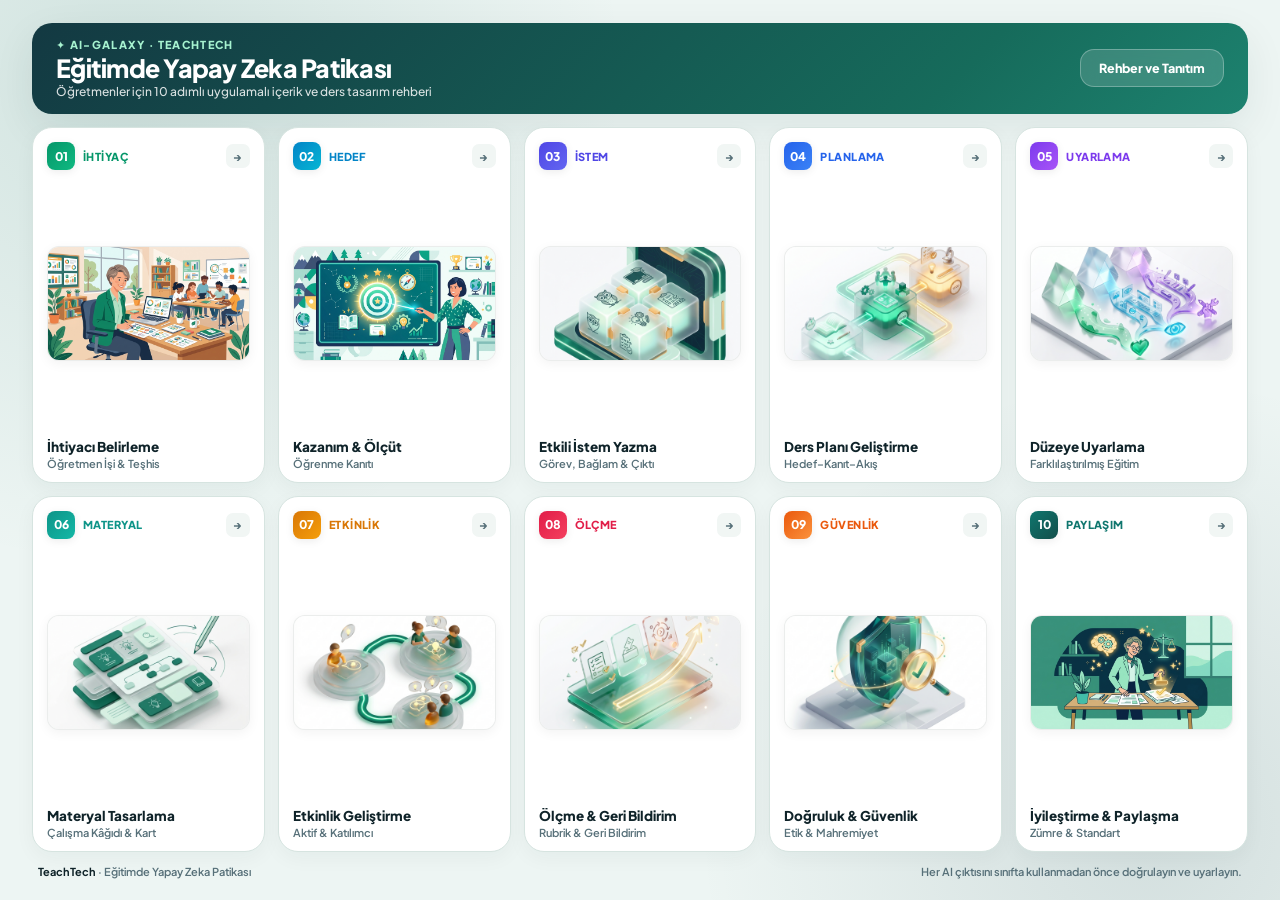
<file: index.html>
<!doctype html>
<html lang="tr">

<head>
  <meta charset="utf-8">
  <meta name="viewport" content="width=device-width, initial-scale=1">
  <meta name="theme-color" content="#153e47">
  <meta name="description" content="TeachTech - Öğretmenler için Yapay Zeka Patikası.">
  <title>TeachTech · Eğitimde Yapay Zeka Patikası</title>
  <link rel="preconnect" href="https://fonts.googleapis.com">
  <link rel="preconnect" href="https://fonts.gstatic.com" crossorigin>
  <link href="https://fonts.googleapis.com/css2?family=Plus+Jakarta+Sans:wght@500;600;700;800;900&display=swap"
    rel="stylesheet">
  <style>
    :root {
      --ink: #0f2329;
      --muted: #577079;
      --line: #d6e4e0;
      --bg: #edf5f3;
      --brand: #156c5c;
      --brand-dark: #0f4b40;
      --navy: #153e47;
      --mint: #dff4ec;
      --shadow: 0 14px 40px rgba(15, 47, 51, 0.08);
      --card-shadow: 0 6px 20px rgba(18, 55, 50, 0.045);
    }

    * {
      box-sizing: border-box;
      margin: 0;
      padding: 0;
    }

    html,
    body {
      width: 100%;
      height: 100vh;
      overflow: hidden;
      font-family: 'Plus Jakarta Sans', Inter, ui-sans-serif, system-ui, sans-serif;
      color: var(--ink);
      background: radial-gradient(circle at 10% 8%, rgba(21, 108, 92, 0.13), transparent 35%),
        radial-gradient(circle at 90% 92%, rgba(21, 62, 71, 0.12), transparent 32%),
        var(--bg);
      display: flex;
      flex-direction: column;
      justify-content: center;
      align-items: center;
    }

    a {
      color: inherit;
      text-decoration: none;
    }

    .hub {
      width: min(1340px, 95vw);
      height: min(95vh, 900px);
      display: flex;
      flex-direction: column;
      justify-content: space-between;
      gap: 13px;
    }

    /* TOP HEADER */
    .hub-header {
      display: flex;
      align-items: center;
      justify-content: space-between;
      gap: 16px;
      padding: 15px 24px;
      border-radius: 20px;
      background: linear-gradient(135deg, #133942 0%, #166b5b 75%, #1d826f 100%);
      color: #fff;
      box-shadow: var(--shadow);
    }

    .header-title-area {
      display: flex;
      flex-direction: column;
      gap: 2px;
    }

    .header-tag {
      display: inline-flex;
      align-items: center;
      gap: 6px;
      font-size: 11px;
      font-weight: 800;
      letter-spacing: 0.12em;
      text-transform: uppercase;
      color: #a7f3d0;
    }

    .header-title {
      font-size: clamp(20px, 2.3vw, 25px);
      font-weight: 900;
      letter-spacing: -0.03em;
      line-height: 1.15;
    }

    .header-sub {
      color: rgba(255, 255, 255, 0.84);
      font-size: 12px;
      font-weight: 500;
    }

    .intro-btn {
      display: inline-flex;
      align-items: center;
      gap: 10px;
      padding: 10px 18px;
      border-radius: 14px;
      background: rgba(255, 255, 255, 0.15);
      border: 1px solid rgba(255, 255, 255, 0.28);
      color: #fff;
      font-size: 12.5px;
      font-weight: 800;
      backdrop-filter: blur(8px);
      transition: all 0.2s ease;
      white-space: nowrap;
      flex-shrink: 0;
    }

    .intro-btn:hover {
      background: #ffffff;
      color: var(--brand-dark);
      transform: translateY(-1.5px);
      box-shadow: 0 8px 22px rgba(0, 0, 0, 0.14);
    }

    .intro-btn-play {
      width: 22px;
      height: 22px;
      border-radius: 7px;
      background: #fff;
      color: var(--brand);
      display: grid;
      place-items: center;
      font-size: 11px;
      transition: all 0.2s ease;
    }

    .intro-btn:hover .intro-btn-play {
      background: var(--brand);
      color: #fff;
    }

    /* SQUARE CARDS GRID (5 COLUMNS x 2 ROWS) */
    .cards-grid {
      display: grid;
      grid-template-columns: repeat(5, 1fr);
      grid-template-rows: repeat(2, 1fr);
      gap: 13px;
      flex: 1;
      min-height: 0;
    }

    .square-card {
      background: #ffffff;
      border: 1px solid var(--line);
      border-radius: 20px;
      padding: 14px 14px 12px;
      display: flex;
      flex-direction: column;
      justify-content: space-between;
      box-shadow: var(--card-shadow);
      transition: all 0.22s cubic-bezier(0.16, 1, 0.3, 1);
      position: relative;
      overflow: hidden;
    }

    .square-card::before {
      content: '';
      position: absolute;
      top: 0;
      left: 0;
      right: 0;
      height: 4px;
      opacity: 0;
      transition: opacity 0.2s ease;
    }

    .square-card:hover {
      transform: translateY(-4px);
      box-shadow: 0 14px 34px rgba(21, 62, 71, 0.12);
      border-color: #88c0b2;
    }

    .square-card:hover::before {
      opacity: 1;
    }

    /* BACKGROUND WATERMARK ICON */
    .card-watermark {
      position: absolute;
      right: 8px;
      bottom: 6px;
      font-size: 58px;
      line-height: 1;
      opacity: 0.08;
      pointer-events: none;
      filter: grayscale(0.2);
      transition: all 0.3s ease;
    }

    .square-card:hover .card-watermark {
      opacity: 0.16;
      transform: scale(1.1) rotate(6deg);
    }

    /* CARD HEADER ROW */
    .card-top {
      display: flex;
      align-items: center;
      justify-content: space-between;
      position: relative;
      z-index: 2;
    }

    .card-top-left {
      display: flex;
      align-items: center;
      gap: 8px;
    }

    .card-badge {
      width: 28px;
      height: 28px;
      border-radius: 8px;
      display: grid;
      place-items: center;
      font-size: 12px;
      font-weight: 900;
      color: #fff;
      box-shadow: 0 2px 8px rgba(0, 0, 0, 0.08);
    }

    .card-pill {
      font-size: 11px;
      font-weight: 800;
      text-transform: uppercase;
      letter-spacing: 0.04em;
    }

    .card-arrow {
      width: 24px;
      height: 24px;
      border-radius: 7px;
      background: #f1f6f4;
      color: var(--muted);
      display: grid;
      place-items: center;
      font-size: 11px;
      font-weight: 900;
      transition: all 0.2s ease;
    }

    .square-card:hover .card-arrow {
      background: var(--brand);
      color: #fff;
      transform: translateX(2px);
    }

    /* CARD HERO IMAGE (LARGE PROMINENT PREVIEW) */
    .card-hero-wrap {
      width: 100%;
      height: 115px;
      border-radius: 12px;
      overflow: hidden;
      margin: 4px 0;
      box-shadow: 0 3px 12px rgba(0, 0, 0, 0.05);
      border: 1px solid rgba(0, 0, 0, 0.05);
      background: #f8faf9;
      position: relative;
      z-index: 2;
    }

    .card-hero-img {
      width: 100%;
      height: 100%;
      object-fit: cover;
      display: block;
      transition: transform 0.3s cubic-bezier(0.16, 1, 0.3, 1);
    }

    .square-card:hover .card-hero-img {
      transform: scale(1.06);
    }

    /* CARD BOTTOM TITLE */
    .card-bottom {
      position: relative;
      z-index: 2;
      display: flex;
      flex-direction: column;
      gap: 1px;
      padding-top: 2px;
    }

    .card-title {
      font-size: 13.5px;
      font-weight: 850;
      color: var(--ink);
      line-height: 1.22;
      white-space: nowrap;
      overflow: hidden;
      text-overflow: ellipsis;
    }

    .card-focus-text {
      font-size: 11px;
      font-weight: 600;
      color: var(--muted);
      white-space: nowrap;
      overflow: hidden;
      text-overflow: ellipsis;
    }

    /* COLOR THEMES FOR 10 CARDS */
    .c1 .card-badge,
    .c1::before {
      background: linear-gradient(135deg, #059669, #10b981);
    }

    .c1 .card-pill {
      color: #059669;
    }

    .c2 .card-badge,
    .c2::before {
      background: linear-gradient(135deg, #0284c7, #06b6d4);
    }

    .c2 .card-pill {
      color: #0284c7;
    }

    .c3 .card-badge,
    .c3::before {
      background: linear-gradient(135deg, #4f46e5, #6366f1);
    }

    .c3 .card-pill {
      color: #4f46e5;
    }

    .c4 .card-badge,
    .c4::before {
      background: linear-gradient(135deg, #2563eb, #3b82f6);
    }

    .c4 .card-pill {
      color: #2563eb;
    }

    .c5 .card-badge,
    .c5::before {
      background: linear-gradient(135deg, #7c3aed, #a855f7);
    }

    .c5 .card-pill {
      color: #7c3aed;
    }

    .c6 .card-badge,
    .c6::before {
      background: linear-gradient(135deg, #0d9488, #14b8a6);
    }

    .c6 .card-pill {
      color: #0d9488;
    }

    .c7 .card-badge,
    .c7::before {
      background: linear-gradient(135deg, #d97706, #f59e0b);
    }

    .c7 .card-pill {
      color: #d97706;
    }

    .c8 .card-badge,
    .c8::before {
      background: linear-gradient(135deg, #e11d48, #f43f5e);
    }

    .c8 .card-pill {
      color: #e11d48;
    }

    .c9 .card-badge,
    .c9::before {
      background: linear-gradient(135deg, #ea580c, #fb923c);
    }

    .c9 .card-pill {
      color: #ea580c;
    }

    .c10 .card-badge,
    .c10::before {
      background: linear-gradient(135deg, #0f766e, #134e4a);
    }

    .c10 .card-pill {
      color: #0f766e;
    }

    /* FOOTER */
    .hub-footer {
      display: flex;
      justify-content: space-between;
      align-items: center;
      padding: 0 6px;
      color: var(--muted);
      font-size: 11px;
      font-weight: 600;
    }

    .hub-footer strong {
      color: var(--ink);
    }

    @media (max-width: 960px) {
      body {
        height: auto;
        overflow: auto;
        padding: 16px 0;
      }

      .hub {
        height: auto;
      }

      .hub-header {
        flex-direction: column;
        align-items: flex-start;
      }

      .cards-grid {
        grid-template-columns: repeat(2, 1fr);
        grid-template-rows: auto;
      }
    }
  </style>
</head>

<body>
  <main class="hub">
    <!-- HEADER -->
    <header class="hub-header">
      <div class="header-title-area">
        <span class="header-tag">✦ AI-GALAXY · TEACHTECH</span>
        <h1 class="header-title">Eğitimde Yapay Zeka Patikası</h1>
        <p class="header-sub">Öğretmenler için 10 adımlı uygulamalı içerik ve ders tasarım rehberi</p>
      </div>
      <a class="intro-btn" href="ders0.html" target="_blank" rel="noopener">
        <span>Rehber ve Tanıtım</span>
      </a>
    </header>

    <!-- 10 SQUARED CARDS (5 x 2 GRID) -->
    <section class="cards-grid" aria-label="TeachTech Ders Kartları">
      <!-- 01 -->
      <a class="square-card c1" href="ders1.html" target="_blank" rel="noopener">
        <div class="card-top">
          <div class="card-top-left">
            <div class="card-badge">01</div>
            <span class="card-pill">İhtiyaç</span>
          </div>
          <div class="card-arrow">→</div>
        </div>
        <div class="card-hero-wrap">
          <img src="assets/ders1-need-analysis.jpg" alt="Ders 1 İhtiyaç" class="card-hero-img" loading="lazy">
        </div>
        <div class="card-bottom">
          <h2 class="card-title">İhtiyacı Belirleme</h2>
          <span class="card-focus-text">Öğretmen İşi & Teşhis</span>
        </div>
      </a>

      <!-- 02 -->
      <a class="square-card c2" href="ders2.html" target="_blank" rel="noopener">
        <div class="card-top">
          <div class="card-top-left">
            <div class="card-badge">02</div>
            <span class="card-pill">Hedef</span>
          </div>
          <div class="card-arrow">→</div>
        </div>
        <div class="card-hero-wrap">
          <img src="assets/ders2-learning-outcomes.jpg" alt="Ders 2 Kazanım" class="card-hero-img" loading="lazy">
        </div>
        <div class="card-bottom">
          <h2 class="card-title">Kazanım & Ölçüt</h2>
          <span class="card-focus-text">Öğrenme Kanıtı</span>
        </div>
      </a>

      <!-- 03 -->
      <a class="square-card c3" href="ders3.html" target="_blank" rel="noopener">
        <div class="card-top">
          <div class="card-top-left">
            <div class="card-badge">03</div>
            <span class="card-pill">İstem</span>
          </div>
          <div class="card-arrow">→</div>
        </div>
        <div class="card-hero-wrap">
          <img src="assets/ders3-prompt-craft.jpg" alt="Ders 3 İstem" class="card-hero-img" loading="lazy">
        </div>
        <div class="card-bottom">
          <h2 class="card-title">Etkili İstem Yazma</h2>
          <span class="card-focus-text">Görev, Bağlam & Çıktı</span>
        </div>
      </a>

      <!-- 04 -->
      <a class="square-card c4" href="ders4.html" target="_blank" rel="noopener">
        <div class="card-top">
          <div class="card-top-left">
            <div class="card-badge">04</div>
            <span class="card-pill">Planlama</span>
          </div>
          <div class="card-arrow">→</div>
        </div>
        <div class="card-hero-wrap">
          <img src="assets/ders4-lesson-flow.jpg" alt="Ders 4 Plan" class="card-hero-img" loading="lazy">
        </div>
        <div class="card-bottom">
          <h2 class="card-title">Ders Planı Geliştirme</h2>
          <span class="card-focus-text">Hedef–Kanıt–Akış</span>
        </div>
      </a>

      <!-- 05 -->
      <a class="square-card c5" href="ders5.html" target="_blank" rel="noopener">
        <div class="card-top">
          <div class="card-top-left">
            <div class="card-badge">05</div>
            <span class="card-pill">Uyarlama</span>
          </div>
          <div class="card-arrow">→</div>
        </div>
        <div class="card-hero-wrap">
          <img src="assets/ders5-udl-lenses.jpg" alt="Ders 5 Uyarlama" class="card-hero-img" loading="lazy">
        </div>
        <div class="card-bottom">
          <h2 class="card-title">Düzeye Uyarlama</h2>
          <span class="card-focus-text">Farklılaştırılmış Eğitim</span>
        </div>
      </a>

      <!-- 06 -->
      <a class="square-card c6" href="ders6.html" target="_blank" rel="noopener">
        <div class="card-top">
          <div class="card-top-left">
            <div class="card-badge">06</div>
            <span class="card-pill">Materyal</span>
          </div>
          <div class="card-arrow">→</div>
        </div>
        <div class="card-hero-wrap">
          <img src="assets/ders6-material-craft.jpg" alt="Ders 6 Materyal" class="card-hero-img" loading="lazy">
        </div>
        <div class="card-bottom">
          <h2 class="card-title">Materyal Tasarlama</h2>
          <span class="card-focus-text">Çalışma Kâğıdı & Kart</span>
        </div>
      </a>

      <!-- 07 -->
      <a class="square-card c7" href="ders7.html" target="_blank" rel="noopener">
        <div class="card-top">
          <div class="card-top-left">
            <div class="card-badge">07</div>
            <span class="card-pill">Etkinlik</span>
          </div>
          <div class="card-arrow">→</div>
        </div>
        <div class="card-hero-wrap">
          <img src="assets/ders7-active-learning.jpg" alt="Ders 7 Etkinlik" class="card-hero-img" loading="lazy">
        </div>
        <div class="card-bottom">
          <h2 class="card-title">Etkinlik Geliştirme</h2>
          <span class="card-focus-text">Aktif & Katılımcı</span>
        </div>
      </a>

      <!-- 08 -->
      <a class="square-card c8" href="ders8.html" target="_blank" rel="noopener">
        <div class="card-top">
          <div class="card-top-left">
            <div class="card-badge">08</div>
            <span class="card-pill">Ölçme</span>
          </div>
          <div class="card-arrow">→</div>
        </div>
        <div class="card-hero-wrap">
          <img src="assets/ders8-assessment-rubric.jpg" alt="Ders 8 Ölçme" class="card-hero-img" loading="lazy">
        </div>
        <div class="card-bottom">
          <h2 class="card-title">Ölçme & Geri Bildirim</h2>
          <span class="card-focus-text">Rubrik & Geri Bildirim</span>
        </div>
      </a>

      <!-- 09 -->
      <a class="square-card c9" href="ders9.html" target="_blank" rel="noopener">
        <div class="card-top">
          <div class="card-top-left">
            <div class="card-badge">09</div>
            <span class="card-pill">Güvenlik</span>
          </div>
          <div class="card-arrow">→</div>
        </div>
        <div class="card-hero-wrap">
          <img src="assets/ders9-ethical-safety.jpg" alt="Ders 9 Güvenlik" class="card-hero-img" loading="lazy">
        </div>
        <div class="card-bottom">
          <h2 class="card-title">Doğruluk & Güvenlik</h2>
          <span class="card-focus-text">Etik & Mahremiyet</span>
        </div>
      </a>

      <!-- 10 -->
      <a class="square-card c10" href="ders10.html" target="_blank" rel="noopener">
        <div class="card-top">
          <div class="card-top-left">
            <div class="card-badge">10</div>
            <span class="card-pill">Paylaşım</span>
          </div>
          <div class="card-arrow">→</div>
        </div>
        <div class="card-hero-wrap">
          <img src="assets/ders1-teacher-decision.jpg" alt="Ders 10 Paylaşım" class="card-hero-img" loading="lazy">
        </div>
        <div class="card-bottom">
          <h2 class="card-title">İyileştirme & Paylaşma</h2>
          <span class="card-focus-text">Zümre & Standart</span>
        </div>
      </a>
    </section>

    <!-- FOOTER -->
    <footer class="hub-footer">
      <span><strong>TeachTech</strong> · Eğitimde Yapay Zeka Patikası</span>
      <span>Her AI çıktısını sınıfta kullanmadan önce doğrulayın ve uyarlayın.</span>
    </footer>
  </main>
</body>

</html>
</file>
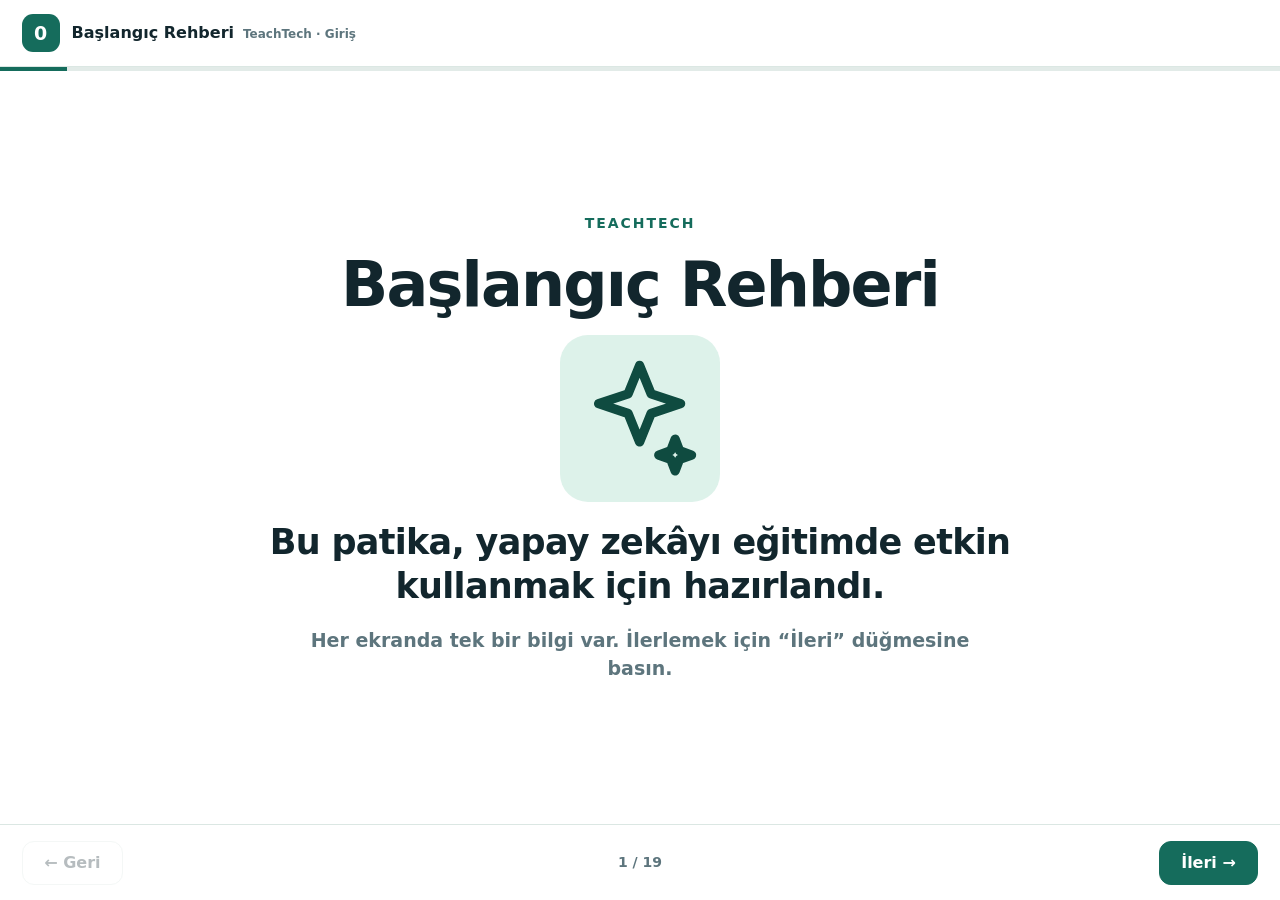
<file: ders0.html>
<!doctype html>
<html lang="tr">

<head>
  <meta charset="utf-8">
  <meta name="viewport" content="width=device-width, initial-scale=1, viewport-fit=cover">
  <meta name="theme-color" content="#156c5c">
  <meta name="description" content="TeachTech başlangıç rehberi: 10 dersin sade tanıtımı, nasıl ilerleneceği ve temel kurallar.">
  <title>TeachTech &middot; Başlangıç Rehberi</title>
  <style>
    :root {
      --ink: #12262d;
      --muted: #5d757d;
      --line: #dbe7e3;
      --paper: #fff;
      --canvas: #eef5f3;
      --brand: #156c5c;
      --brand-dark: #0f4b40;
      --mint: #ddf2ea;
      --amber: #fff2d4;
      --amber-ink: #6b4f1d;
      --shadow: 0 14px 44px rgba(16, 52, 47, .12);
    }

    * { box-sizing: border-box; margin: 0; padding: 0 }

    html, body { width: 100%; height: 100dvh; overflow: hidden }

    body {
      display: flex;
      color: var(--ink);
      background: radial-gradient(circle at 10% 6%, #d3ede4, transparent 34%),
                  radial-gradient(circle at 94% 92%, #d9ebf0, transparent 32%), var(--canvas);
      font: 500 16px/1.5 "Plus Jakarta Sans", "Trebuchet MS", system-ui, sans-serif;
    }

    button { font: inherit; cursor: pointer }

    /* ---------- cerceve ---------- */
    .app { flex: 1; min-width: 0; display: grid; grid-template-rows: auto minmax(0, 1fr) auto; background: var(--paper) }

    .topbar {
      display: flex;
      align-items: center;
      gap: 12px;
      padding: clamp(8px, 1.6vmin, 14px) clamp(12px, 2.4vmin, 26px);
      border-bottom: 1px solid var(--line);
    }

    .mark {
      width: clamp(28px, 4.6vmin, 38px);
      aspect-ratio: 1;
      display: grid;
      place-items: center;
      border-radius: 11px;
      color: #fff;
      background: var(--brand);
      font-weight: 800;
      font-size: clamp(14px, 2.2vmin, 19px);
    }

    /* baslik tek satir: ust bantta yukseklik kazandirir */
    .title { min-width: 0; display: flex; align-items: baseline; gap: 9px; overflow: hidden }
    .title strong { font-size: clamp(13px, 2vmin, 16px); font-weight: 800; white-space: nowrap; overflow: hidden; text-overflow: ellipsis }
    .title span { color: var(--muted); font-size: clamp(10px, 1.5vmin, 12px); font-weight: 700; white-space: nowrap }
    @media (max-width: 560px) { .title span { display: none } }

    .track { height: 4px; background: #e2ebe8 }
    .fill { height: 100%; width: 5%; background: var(--brand); transition: width .25s ease }

    /* ---------- sahne ---------- */
    main { position: relative; min-height: 0; overflow: hidden }

    .screen { position: absolute; inset: 0; display: none; padding: clamp(14px, 3vmin, 34px); overflow: auto }
    /* uzun icerikte ustten kirpilmasin diye "safe center" */
    .screen.active {
      display: flex;
      flex-direction: column;
      align-items: center;
      justify-content: center;
      justify-content: safe center;
      animation: enter .22s ease;
    }
    @keyframes enter { from { opacity: 0; transform: translateY(10px) } to { opacity: 1; transform: none } }

    .card { width: min(900px, 100%); display: grid; justify-items: center; gap: clamp(10px, 2vmin, 20px); text-align: center }

    .eyebrow { color: var(--brand); font-size: clamp(11px, 1.8vmin, 14px); font-weight: 800; letter-spacing: .14em; text-transform: uppercase }

    .chip { padding: 6px 13px; border-radius: 99px; background: var(--mint); color: var(--brand-dark); font-size: clamp(12px, 2vmin, 15px); font-weight: 800 }

    h1 { font-size: clamp(32px, 7.4vmin, 62px); line-height: 1.05; letter-spacing: -.03em; font-weight: 800 }

    /* ekranin tek cumlesi */
    .line { font-size: clamp(22px, 4.6vmin, 42px); line-height: 1.26; letter-spacing: -.02em; font-weight: 800 }
    .line.calm { font-weight: 700; font-size: clamp(20px, 4vmin, 35px) }
    .line.small { font-size: clamp(18px, 3.5vmin, 30px) }

    .note {
      padding: clamp(14px, 2.6vmin, 26px) clamp(16px, 3vmin, 30px);
      border-radius: 18px;
      background: var(--mint);
      color: var(--brand-dark);
      font-size: clamp(22px, 4.6vmin, 40px);
      line-height: 1.28;
      font-weight: 800;
    }

    .sub { max-width: 660px; color: var(--muted); font-size: clamp(14px, 2.3vmin, 19px); font-weight: 600 }

    /* ---------- gorseller ---------- */
    .photo { display: grid; width: min(100%, 420px) }
    .photo img {
      display: block;
      width: 100%;
      max-height: min(30vh, 280px);
      object-fit: cover;
      border-radius: 18px;
      box-shadow: 0 10px 26px rgba(20, 58, 52, .16);
    }

    .icon {
      width: clamp(56px, 10vmin, 96px);
      aspect-ratio: 1;
      padding: clamp(9px, 1.6vmin, 15px);
      border-radius: 20px;
      background: var(--mint);
      color: var(--brand-dark);
    }
    .icon.big { width: clamp(90px, 18vmin, 160px); border-radius: 28px }
    .icon svg { width: 100%; height: 100%; fill: none; stroke: currentColor; stroke-width: 1.7; stroke-linecap: round; stroke-linejoin: round }

    /* ---------- sema ---------- */
    .flow { width: 100%; display: flex; flex-wrap: nowrap; align-items: stretch; justify-content: center; gap: clamp(6px, 1.3vmin, 14px) }
    .node {
      flex: 1 1 0;
      min-width: 0;
      display: grid;
      justify-items: center;
      align-content: start;
      gap: 6px;
      padding: clamp(11px, 2vmin, 20px) clamp(8px, 1.4vmin, 14px);
      border: 1px solid var(--line);
      border-radius: 18px;
      background: #fff;
      box-shadow: var(--shadow);
    }
    .node .nico {
      width: clamp(34px, 5.4vmin, 54px);
      aspect-ratio: 1;
      padding: clamp(6px, 1.1vmin, 11px);
      border-radius: 14px;
      background: var(--mint);
      color: var(--brand-dark);
    }
    .node .nico svg { width: 100%; height: 100%; fill: none; stroke: currentColor; stroke-width: 1.8; stroke-linecap: round; stroke-linejoin: round }
    .node strong { font-size: clamp(15px, 2.7vmin, 24px); color: var(--brand-dark); line-height: 1.15 }
    .node span { color: var(--muted); font-size: clamp(11px, 1.85vmin, 15px); font-weight: 700; line-height: 1.25 }
    .arrow { align-self: center; color: var(--brand); font-size: clamp(20px, 3.2vmin, 30px); font-weight: 800; line-height: 1 }

    /* ---------- formul ---------- */
    .formula { width: 100%; display: flex; flex-wrap: wrap; align-items: center; justify-content: center; gap: clamp(8px, 1.6vmin, 16px) }
    .term {
      display: grid;
      gap: 4px;
      padding: clamp(11px, 2vmin, 20px) clamp(14px, 2.4vmin, 26px);
      border-radius: 16px;
      background: var(--mint);
      color: var(--brand-dark);
      font-size: clamp(18px, 3.3vmin, 30px);
      font-weight: 800;
    }
    .term span { color: var(--brand); font-size: clamp(10px, 1.6vmin, 13px); font-weight: 800; letter-spacing: .12em; text-transform: uppercase }
    .plus { color: var(--muted); font-size: clamp(20px, 3.2vmin, 30px); font-weight: 800 }

    /* ---------- karsilastirma ---------- */
    .compare { width: 100%; display: grid; justify-items: center; gap: clamp(8px, 1.6vmin, 14px) }
    .box { width: 100%; padding: clamp(13px, 2.4vmin, 24px) clamp(15px, 2.8vmin, 28px); border-radius: 18px; font-size: clamp(18px, 3.5vmin, 31px); font-weight: 800; line-height: 1.3 }
    .box small { display: block; margin-bottom: 6px; font-size: clamp(10px, 1.7vmin, 13px); font-weight: 800; letter-spacing: .12em; text-transform: uppercase; opacity: .8 }
    .box.bad { border: 1px solid #e6d5b6; background: #fffaf0; color: var(--amber-ink) }
    .box.good { border: 1px solid #b8dbd0; background: #f2fbf7; color: var(--brand-dark) }

    /* ---------- secenek kartlari ---------- */
    .options { width: 100%; display: grid; grid-template-columns: repeat(auto-fit, minmax(180px, 1fr)); gap: clamp(8px, 1.6vmin, 14px) }
    .opt { display: grid; justify-items: center; align-content: start; gap: 6px; padding: clamp(12px, 2.2vmin, 20px) clamp(10px, 1.8vmin, 16px); border: 1px solid var(--line); border-radius: 16px; background: #fff }
    .opt b { width: clamp(28px, 4.4vmin, 36px); aspect-ratio: 1; display: grid; place-items: center; border-radius: 11px; background: #eef4f2; color: var(--muted); font-size: clamp(14px, 2.3vmin, 18px) }
    .opt strong { font-size: clamp(15px, 2.6vmin, 21px) }
    .opt span { color: var(--muted); font-size: clamp(12px, 2vmin, 16px); font-weight: 600 }
    .opt.pick { border-color: var(--brand); background: #f2fbf7; box-shadow: var(--shadow) }
    .opt.pick b { background: var(--brand); color: #fff }
    .opt.pick strong { color: var(--brand-dark) }

    /* ---------- ogrenci karti ---------- */
    .sheet {
      width: min(100%, 640px);
      display: grid;
      gap: clamp(8px, 1.5vmin, 14px);
      padding: clamp(15px, 2.6vmin, 26px);
      border: 1px solid var(--line);
      border-radius: 18px;
      background: #fff;
      box-shadow: var(--shadow);
      text-align: left;
    }
    .sheet h3 { color: var(--brand-dark); font-size: clamp(15px, 2.6vmin, 21px); font-weight: 800 }
    .sheet li { display: grid; grid-template-columns: auto 1fr; align-items: center; gap: 12px; list-style: none; font-size: clamp(15px, 2.8vmin, 23px); font-weight: 700 }
    .sheet li + li { margin-top: clamp(6px, 1.2vmin, 12px) }
    .tick { width: clamp(24px, 3.8vmin, 32px); aspect-ratio: 1; display: grid; place-items: center; border-radius: 9px; background: var(--mint); color: var(--brand-dark); font-size: clamp(13px, 2.1vmin, 17px); font-weight: 900 }

    /* ---------- kontrol kutulari ---------- */
    .quad { width: 100%; display: grid; grid-template-columns: repeat(auto-fit, minmax(195px, 1fr)); gap: clamp(8px, 1.6vmin, 14px) }
    .q { display: grid; justify-items: center; align-content: start; gap: 5px; padding: clamp(12px, 2.2vmin, 20px) clamp(10px, 1.8vmin, 16px); border: 1px solid var(--line); border-radius: 16px; background: #f8fbfa }
    .q .tick { background: var(--brand); color: #fff }
    .q strong { font-size: clamp(15px, 2.6vmin, 21px); color: var(--brand-dark); line-height: 1.2 }
    .q span { color: var(--muted); font-size: clamp(12px, 2vmin, 15px); font-weight: 600; line-height: 1.25 }

    /* ---------- prompt kutusu ---------- */
    .prompt {
      width: 100%;
      padding: clamp(15px, 2.8vmin, 28px) clamp(16px, 3vmin, 30px);
      border: 1px solid #b8dbd0;
      border-radius: 18px;
      background: #f8fdfb;
      box-shadow: var(--shadow);
      color: var(--ink);
      font-size: clamp(18px, 3.3vmin, 28px);
      line-height: 1.42;
      font-weight: 700;
      text-align: left;
    }
    .prompt em { color: var(--brand); font-style: normal; font-weight: 800 }

    .copy { min-height: 46px; padding: 10px 26px; border: 0; border-radius: 11px; color: #fff; background: var(--brand); font-size: clamp(14px, 2.3vmin, 17px); font-weight: 800 }
    .copy:hover { background: var(--brand-dark) }

    .warn { padding: clamp(14px, 2.6vmin, 26px); border-radius: 18px; background: var(--amber); color: var(--amber-ink); font-size: clamp(21px, 4.3vmin, 37px); line-height: 1.28; font-weight: 800 }

    .password { padding: clamp(12px, 2.2vmin, 20px) clamp(20px, 3.4vmin, 34px); border-radius: 16px; background: var(--brand-dark); color: #fff }
    .password span { display: block; color: #a9e0d1; font-size: clamp(10px, 1.6vmin, 12px); font-weight: 800; letter-spacing: .12em; text-transform: uppercase }
    .password strong { display: block; margin-top: 4px; font-size: clamp(26px, 5.2vmin, 44px); font-weight: 800; letter-spacing: .02em }

    /* ---------- alt gezinme ---------- */
    .bottom {
      display: grid;
      grid-template-columns: 1fr auto 1fr;
      align-items: center;
      gap: 10px;
      padding: clamp(9px, 1.7vmin, 16px) clamp(12px, 2.4vmin, 26px);
      border-top: 1px solid var(--line);
      background: #fff;
    }

    .nav { min-height: 44px; padding: 9px clamp(12px, 2.4vmin, 22px); border: 1px solid var(--line); border-radius: 12px; background: #fff; font-size: clamp(13px, 2vmin, 16px); font-weight: 800; color: var(--ink) }
    .nav:hover:not(:disabled) { background: #f2f8f6 }
    .nav.go { justify-self: end; color: #fff; border-color: var(--brand); background: var(--brand) }
    .nav.go:hover { background: var(--brand-dark) }
    .nav.back { justify-self: start }
    .nav:disabled { opacity: .3; cursor: default }

    .counter { color: var(--muted); font-size: clamp(11px, 1.8vmin, 14px); font-weight: 800; white-space: nowrap }

    .toast {
      position: fixed;
      left: 50%;
      bottom: 84px;
      z-index: 5;
      padding: 11px 18px;
      border-radius: 11px;
      color: #fff;
      background: #14424a;
      font-size: 14px;
      font-weight: 800;
      opacity: 0;
      transform: translate(-50%, 12px);
      transition: .2s;
      pointer-events: none;
    }
    .toast.show { opacity: 1; transform: translate(-50%, 0) }

    @media (max-width: 520px) {
      .flow { flex-direction: column }
      .flow .arrow { transform: rotate(90deg); font-size: 18px }
      .node { grid-template-columns: auto 1fr; justify-items: start; align-items: center; text-align: left; gap: 2px 12px; padding: 10px 14px }
      .node .nico { grid-row: span 2 }
    }

    /* dar/kisa cercevede kaydirma olmasin diye bosluklari sikistir (yazi boyutu korunur) */
    @media (max-height: 620px), (max-width: 760px) {
      .screen { padding: clamp(8px, 1.8vmin, 18px) }
      .card { gap: clamp(5px, 1.2vmin, 12px) }
      .copy { min-height: 38px; padding: 7px 20px }
      .photo img { max-height: min(22vh, 190px) }
      .prompt { padding: clamp(11px, 2.1vmin, 20px) clamp(13px, 2.3vmin, 22px) }
      .note, .warn { padding: clamp(11px, 2vmin, 18px) clamp(13px, 2.3vmin, 22px) }
      .sheet { padding: clamp(11px, 2.1vmin, 20px); gap: 6px }
      .sheet li + li { margin-top: 6px }
      .node { padding: clamp(9px, 1.7vmin, 16px) clamp(7px, 1.3vmin, 12px) }
      .opt, .q { padding: clamp(9px, 1.8vmin, 16px) clamp(8px, 1.5vmin, 14px) }
      .box { padding: clamp(10px, 2vmin, 18px) clamp(13px, 2.3vmin, 22px) }
      .password { padding: clamp(9px, 1.8vmin, 16px) clamp(16px, 3vmin, 28px) }
    }

    /* kisa cerceve: once bosluk, sonra yazi kademeli kucululur -> kaydirma olusmaz */
    @media (max-height: 580px) {
      h1 { font-size: clamp(24px, 6vmin, 44px) }
      .line { font-size: clamp(17px, 3.7vmin, 30px) }
      .line.calm { font-size: clamp(16px, 3.3vmin, 26px) }
      .line.small { font-size: clamp(15px, 3vmin, 24px) }
      .note { font-size: clamp(17px, 3.7vmin, 30px) }
      .warn { font-size: clamp(16px, 3.5vmin, 28px) }
      .prompt { font-size: clamp(14px, 2.9vmin, 22px) }
      .sub { font-size: clamp(12px, 2vmin, 16px) }
      .sheet li { font-size: clamp(13px, 2.5vmin, 19px) }
      .box { font-size: clamp(15px, 3vmin, 24px) }
      .node strong, .opt strong, .q strong { font-size: clamp(13px, 2.3vmin, 19px) }
      .term { font-size: clamp(15px, 2.9vmin, 24px) }
      .icon { width: clamp(42px, 8vmin, 68px) }
      .icon.big { width: clamp(64px, 13vmin, 110px) }
    }

    @media (max-height: 450px) {
      h1 { font-size: clamp(20px, 5vmin, 34px) }
      .line { font-size: clamp(15px, 3.2vmin, 24px) }
      .line.calm, .line.small { font-size: clamp(14px, 2.9vmin, 21px) }
      .note { font-size: clamp(15px, 3.2vmin, 24px) }
      .warn { font-size: clamp(14px, 3vmin, 22px) }
      .prompt { font-size: clamp(13px, 2.6vmin, 19px) }
      .sheet li { font-size: clamp(12px, 2.3vmin, 17px) }
      .box { font-size: clamp(13px, 2.7vmin, 20px) }
      .eyebrow, .chip { font-size: 11px }
      .chip { padding: 4px 10px }
      .copy { min-height: 32px; padding: 5px 16px; font-size: 12px }
      .topbar { padding: 4px 10px; gap: 9px }
      .mark { width: clamp(22px, 3.6vmin, 28px); border-radius: 9px; font-size: 13px }
      .title strong { font-size: 13px }
      .bottom { padding: 6px 12px }
      .nav { min-height: 36px; padding: 6px 12px; font-size: 12px }
      .password strong { font-size: clamp(20px, 4vmin, 30px) }
      .photo img { max-height: min(20vh, 130px) }
      .sheet li { font-size: clamp(11px, 2.1vmin, 15px) }
      .sheet li + li { margin-top: 4px }
      /* kisa cercevede sema yatay kalsin; dikey yigilma yer yemesin */
      .flow { flex-direction: row }
      .flow .arrow { transform: none; font-size: 13px }
      .node { grid-template-columns: 1fr; justify-items: center; text-align: center; padding: 7px 5px; gap: 2px }
      .node .nico { display: none }
      .node span { font-size: 10px; line-height: 1.15 }
      .opt span, .q span { font-size: 10px; line-height: 1.15 }
      .term { padding: 7px 11px }
      .compare { gap: 4px }
      .box { padding: 8px 12px; font-size: clamp(12px, 2.5vmin, 18px) }
      .box small { margin-bottom: 2px; font-size: 9px }
      .quad, .options { gap: 5px }
      .q, .opt { padding: 7px 8px; gap: 2px }
      .q .tick, .sheet .tick { width: 19px; border-radius: 7px; font-size: 11px }
      .sheet { padding: 9px 12px; gap: 4px }
      .sheet h3 { font-size: 12px }
      .opt b { width: 22px; border-radius: 8px; font-size: 12px }
    }

    @media (max-height: 400px) {
      .photo, .icon { display: none }
    }

    @media (prefers-reduced-motion: reduce) {
      *, *::before, *::after { animation: none !important; transition: none !important }
    }
  </style>
</head>

<body>
  <svg width="0" height="0" style="position:absolute" aria-hidden="true">
    <defs>
      <symbol id="i-target" viewBox="0 0 24 24"><circle cx="12" cy="12" r="8.5" /><circle cx="12" cy="12" r="4.8" /><circle cx="12" cy="12" r="1.4" /></symbol>
      <symbol id="i-eye" viewBox="0 0 24 24"><path d="M2.8 12S6.5 5.8 12 5.8 21.2 12 21.2 12 17.5 18.2 12 18.2 2.8 12 2.8 12z" /><circle cx="12" cy="12" r="2.9" /></symbol>
      <symbol id="i-check" viewBox="0 0 24 24"><path d="M4.5 6.5h9" /><path d="M4.5 12h9" /><path d="M4.5 17.5h6" /><path d="m16 15.5 2.2 2.2 4-4.4" /></symbol>
      <symbol id="i-question" viewBox="0 0 24 24"><circle cx="12" cy="12" r="9" /><path d="M9.2 9.4a2.8 2.8 0 0 1 5.5.7c0 1.9-2.7 2.2-2.7 4" /><path d="M12 17.4h.01" /></symbol>
      <symbol id="i-book" viewBox="0 0 24 24"><path d="M4 5.5A1.5 1.5 0 0 1 5.5 4H11v16H5.5A1.5 1.5 0 0 1 4 18.5z" /><path d="M20 5.5A1.5 1.5 0 0 0 18.5 4H13v16h5.5a1.5 1.5 0 0 0 1.5-1.5z" /></symbol>
      <symbol id="i-shapes" viewBox="0 0 24 24"><rect x="3" y="13" width="8" height="8" rx="1.5" /><circle cx="17" cy="17" r="4" /><path d="M11 3.5 15.5 11h-9z" /></symbol>
      <symbol id="i-leaf" viewBox="0 0 24 24"><path d="M5 19c-1.5-6 2.5-12 14-13 1 9-3.5 14-9.5 14-1.9 0-3.4-.4-4.5-1z" /><path d="M6.5 17.5C9 14 12 11.6 16 10" /></symbol>
      <symbol id="i-spark" viewBox="0 0 24 24"><path d="m12 3 2.1 5.2L19.5 10l-5.4 1.8L12 17l-2.1-5.2L4.5 10l5.4-1.8z" /><path d="M18.5 16.5 19.3 18.6 21.5 19.4 19.3 20.2 18.5 22.3 17.7 20.2 15.5 19.4 17.7 18.6z" /></symbol>
      <symbol id="i-scissors" viewBox="0 0 24 24"><circle cx="6" cy="6.5" r="2.5" /><circle cx="6" cy="17.5" r="2.5" /><path d="M8.2 7.8 20 18" /><path d="M8.2 16.2 20 6" /></symbol>
      <symbol id="i-pencil" viewBox="0 0 24 24"><path d="M4 20h4l10-10a2.5 2.5 0 0 0-3.5-3.5L4.5 16.5z" /><path d="M14 7.5 16.5 10" /></symbol>
      <symbol id="i-message" viewBox="0 0 24 24"><path d="M20 15.5a2.5 2.5 0 0 1-2.5 2.5H9l-4 3v-3H6.5A2.5 2.5 0 0 1 4 15.5v-8A2.5 2.5 0 0 1 6.5 5h11A2.5 2.5 0 0 1 20 7.5z" /><path d="M8.5 9.5h7" /><path d="M8.5 13h4" /></symbol>
      <symbol id="i-clock" viewBox="0 0 24 24"><circle cx="12" cy="12" r="9" /><path d="M12 7v5.2l3.2 2" /></symbol>
      <symbol id="i-shield" viewBox="0 0 24 24"><path d="M12 3.5 19 6v6c0 4.2-3 7.3-7 8.5-4-1.2-7-4.3-7-8.5V6z" /><path d="M12 9v4" /><path d="M12 16h.01" /></symbol>
      <symbol id="i-flag" viewBox="0 0 24 24"><path d="M6 21V4" /><path d="M6 4.5h11l-2 3.5 2 3.5H6z" /></symbol>
      <symbol id="i-layers" viewBox="0 0 24 24"><path d="m12 3 8.5 4.5L12 12 3.5 7.5z" /><path d="m4 12 8 4.3 8-4.3" /><path d="m4 16.5 8 4.3 8-4.3" /></symbol>
      <symbol id="i-swap" viewBox="0 0 24 24"><path d="M4 8.5h14" /><path d="m15 5.5 3 3-3 3" /><path d="M20 15.5H6" /><path d="m9 12.5-3 3 3 3" /></symbol>
      <symbol id="i-wand" viewBox="0 0 24 24"><path d="m4 20 10-10" /><path d="m13.5 5.5 1 2.2 2.2 1-2.2 1-1 2.2-1-2.2-2.2-1 2.2-1z" /><path d="M19 13.5l.7 1.5 1.5.7-1.5.7-.7 1.5-.7-1.5-1.5-.7 1.5-.7z" /></symbol>
      <symbol id="i-ruler" viewBox="0 0 24 24"><path d="M3.5 15.5 15.5 3.5l5 5-12 12z" /><path d="m7.5 11.5 2 2" /><path d="m10.5 8.5 2 2" /><path d="m13.5 5.5 2 2" /></symbol>
      <symbol id="i-exit" viewBox="0 0 24 24"><rect x="3.5" y="5" width="13" height="14" rx="2" /><path d="M20.5 12h-6" /><path d="m17.5 9 3 3-3 3" /></symbol>
      <symbol id="i-puzzle" viewBox="0 0 24 24"><path d="M10 4h4v2.2a1.8 1.8 0 1 0 3.6 0V4H20v4h-2.2a1.8 1.8 0 1 0 0 3.6H20V20h-4.4v-2.2a1.8 1.8 0 1 0-3.6 0V20H4v-4.4h2.2a1.8 1.8 0 1 0 0-3.6H4V8h6z" /></symbol>
      <symbol id="i-table" viewBox="0 0 24 24"><rect x="3.5" y="4.5" width="17" height="15" rx="2" /><path d="M3.5 9.5h17" /><path d="M9.5 9.5v10" /><path d="M15 9.5v10" /></symbol>
      <symbol id="i-users" viewBox="0 0 24 24"><circle cx="9" cy="8.5" r="3.2" /><path d="M3.5 19.5c.6-3 2.8-4.6 5.5-4.6s4.9 1.6 5.5 4.6" /><path d="M16.2 6.2a3 3 0 0 1 0 5.6" /><path d="M17.5 15.2c2 .5 3.3 2 3.7 4.3" /></symbol>
      <symbol id="i-flask" viewBox="0 0 24 24"><path d="M10 3.5h4" /><path d="M11 3.5v6L5.8 18a2 2 0 0 0 1.7 3h9a2 2 0 0 0 1.7-3L13 9.5v-6" /><path d="M8 15h8" /></symbol>
      <symbol id="i-share" viewBox="0 0 24 24"><circle cx="18" cy="6" r="2.6" /><circle cx="6" cy="12" r="2.6" /><circle cx="18" cy="18" r="2.6" /><path d="m8.4 10.8 7.2-3.6" /><path d="m8.4 13.2 7.2 3.6" /></symbol>
      <symbol id="i-heart" viewBox="0 0 24 24"><path d="M12 20s-7.5-4.4-7.5-9.3A4.2 4.2 0 0 1 12 8.2a4.2 4.2 0 0 1 7.5 2.5C19.5 15.6 12 20 12 20z" /></symbol>
      <symbol id="i-hand" viewBox="0 0 24 24"><path d="M9 11V5.5a1.5 1.5 0 0 1 3 0V11" /><path d="M12 10.5V4.8a1.5 1.5 0 0 1 3 0V11" /><path d="M15 11V7.5a1.5 1.5 0 0 1 3 0V14c0 3.6-2.4 6.5-6 6.5s-6-2.6-6-6V13a1.5 1.5 0 0 1 3 0" /></symbol>
      <symbol id="i-bulb" viewBox="0 0 24 24"><path d="M9.5 17.5h5" /><path d="M10 20.5h4" /><path d="M12 3.5a5.5 5.5 0 0 1 3.2 10c-.5.4-.7.9-.7 1.5h-5c0-.6-.2-1.1-.7-1.5A5.5 5.5 0 0 1 12 3.5z" /></symbol>
      <symbol id="i-doc" viewBox="0 0 24 24"><path d="M14 3.5H7a1.5 1.5 0 0 0-1.5 1.5v14A1.5 1.5 0 0 0 7 20.5h10a1.5 1.5 0 0 0 1.5-1.5V8z" /><path d="M14 3.5V8h4.5" /><path d="M8.5 13h7" /><path d="M8.5 16.5h5" /></symbol>
      <symbol id="i-search" viewBox="0 0 24 24"><circle cx="11" cy="11" r="6.5" /><path d="m16 16 4.5 4.5" /></symbol>
      <symbol id="i-lock" viewBox="0 0 24 24"><rect x="4.5" y="10" width="15" height="10.5" rx="2" /><path d="M8 10V7.5a4 4 0 0 1 8 0V10" /><path d="M12 14v3" /></symbol>
      <symbol id="i-scale" viewBox="0 0 24 24"><path d="M12 4v16" /><path d="M6 20h12" /><path d="M4 8h16" /><path d="M4 8 1.8 13a2.6 2.6 0 0 0 4.4 0z" /><path d="M20 8l-2.2 5a2.6 2.6 0 0 0 4.4 0z" /></symbol>
      <symbol id="i-grid" viewBox="0 0 24 24"><rect x="3.5" y="3.5" width="7" height="7" rx="1.6" /><rect x="13.5" y="3.5" width="7" height="7" rx="1.6" /><rect x="3.5" y="13.5" width="7" height="7" rx="1.6" /><rect x="13.5" y="13.5" width="7" height="7" rx="1.6" /></symbol>
      <symbol id="i-copy" viewBox="0 0 24 24"><rect x="8.5" y="8.5" width="12" height="12" rx="2" /><path d="M15.5 5.5a2 2 0 0 0-2-2h-8a2 2 0 0 0-2 2v8a2 2 0 0 0 2 2" /></symbol>
      <symbol id="i-rocket" viewBox="0 0 24 24"><path d="M13.5 4.5c3.5 2 5.5 5.5 5.5 9.5l-4 3h-6l-4-3c0-4 2-7.5 5.5-9.5a3 3 0 0 1 3 0z" /><circle cx="12" cy="10.5" r="2" /><path d="M9 17c-1 1.5-1 3.5 0 4 1-.5 1.7-1.4 2-2.5" /><path d="M15 17c1 1.5 1 3.5 0 4-1-.5-1.7-1.4-2-2.5" /></symbol>
    </defs>
  </svg>

  <div class="app">
    <header>
      <div class="topbar">
        <div class="mark">0</div>
        <div class="title">
          <strong>Başlangıç Rehberi</strong>
          <span>TeachTech &middot; Giriş</span>
        </div>
      </div>
      <div class="track"><div class="fill" id="fill"></div></div>
    </header>

    <main id="main">
      <!-- 1 -->
      <section class="screen active">
        <div class="card"><p class="eyebrow">TeachTech</p><h1>Başlangıç Rehberi</h1><div class="icon big"><svg><use href="#i-spark" /></svg></div><p class="line calm">Bu patika, yapay zekâyı eğitimde etkin kullanmak için hazırlandı.</p><p class="sub">Her ekranda tek bir bilgi var. İlerlemek için “İleri” düğmesine basın.</p></div>
      </section>

      <!-- 2 -->
      <section class="screen">
        <div class="card"><p class="eyebrow">Bu rehber ne yapar?</p><p class="note">10 küçük ders; her ekranda tek bilgi, bol örnek prompt.</p></div>
      </section>

      <!-- 3 -->
      <section class="screen">
        <div class="card"><p class="eyebrow">Her ders böyle işler</p><div class="flow"><div class="node"><div class="nico"><svg><use href="#i-book" /></svg></div><strong>Oku</strong><span>Ekranda tek cümle</span></div><div class="arrow">&#8594;</div><div class="node"><div class="nico"><svg><use href="#i-copy" /></svg></div><strong>Kopyala</strong><span>Hazır örnek prompt</span></div><div class="arrow">&#8594;</div><div class="node"><div class="nico"><svg><use href="#i-spark" /></svg></div><strong>Dene</strong><span>AI-Galaxy editöründe</span></div></div><p class="sub">Üç adım; başka bir şey öğrenmenize gerek yok.</p></div>
      </section>

      <!-- 4 -->
      <section class="screen">
        <div class="card"><p class="eyebrow">Düğmeler</p><div class="icon"><svg><use href="#i-swap" /></svg></div><p class="line">Sadece “Geri” ve “İleri” düğmelerini kullanırsınız.</p></div>
      </section>

      <!-- 5 -->
      <section class="screen">
        <div class="card"><p class="eyebrow">Kopyalama</p><div class="icon"><svg><use href="#i-copy" /></svg></div><p class="line">“Kopyala”ya basın, promptu editöre yapıştırın.</p></div>
      </section>

      <!-- 6 -->
      <section class="screen">
        <div class="card"><p class="eyebrow">Bir dersin içinde ne var?</p><div class="sheet"><h3>Her derste sırasıyla</h3><ul><li><span class="tick">&#10003;</span>Günün tek bilgisi</li><li><span class="tick">&#10003;</span>Görselli kısa şema</li><li><span class="tick">&#10003;</span>10 kopyalanabilir örnek prompt</li><li><span class="tick">&#10003;</span>Dört soruluk kontrol listesi</li><li><span class="tick">&#10003;</span>Adım şifresi</li></ul></div><p class="line small">Bir ders ortalama 10 dakika sürer.</p></div>
      </section>

      <!-- 7 -->
      <section class="screen">
        <div class="card"><p class="chip">Ders 1 · İhtiyaçtan Başla</p><div class="icon"><svg><use href="#i-target" /></svg></div><p class="line small">Yapay zekâya konuyu değil, öğrencinizin zorlandığı yeri anlatırsınız.</p></div>
      </section>

      <!-- 8 -->
      <section class="screen">
        <div class="card"><p class="chip">Ders 2 · Kazanımı Görünür Yap</p><div class="icon"><svg><use href="#i-eye" /></svg></div><p class="line small">Kazanımı gözlenebilir bir hedefe, kanıta ve üç ölçüte çevirirsiniz.</p></div>
      </section>

      <!-- 9 -->
      <section class="screen">
        <div class="card"><p class="chip">Ders 3 · Etkili İstem Yazma</p><div class="icon"><svg><use href="#i-wand" /></svg></div><p class="line small">Görev, bağlam ve çıktı biçimini söyleyerek net istem yazarsınız.</p></div>
      </section>

      <!-- 10 -->
      <section class="screen">
        <div class="card"><p class="chip">Ders 4 · Ders Planı Geliştirme</p><div class="icon"><svg><use href="#i-clock" /></svg></div><p class="line small">40 dakikayı öğrencinin düşünmesine göre bölersiniz.</p></div>
      </section>

      <!-- 11 -->
      <section class="screen">
        <div class="card"><p class="chip">Ders 5 · Öğrenci Düzeyine Uyarlama</p><div class="icon"><svg><use href="#i-hand" /></svg></div><p class="line small">Hedefi düşürmeden öğrencinin önündeki engeli kaldırırsınız.</p></div>
      </section>

      <!-- 12 -->
      <section class="screen">
        <div class="card"><p class="chip">Ders 6 · Öğretim Materyali</p><div class="icon"><svg><use href="#i-doc" /></svg></div><p class="line small">Tek amaçlı, sade ve gerçekten kullanılabilir materyal hazırlarsınız.</p></div>
      </section>

      <!-- 13 -->
      <section class="screen">
        <div class="card"><p class="chip">Ders 7 · Etkinlik Geliştirme</p><div class="icon"><svg><use href="#i-bulb" /></svg></div><p class="line small">Hareketi değil düşünmeyi görünür kılan etkinlikler kurarsınız.</p></div>
      </section>

      <!-- 14 -->
      <section class="screen">
        <div class="card"><p class="chip">Ders 8 · Ölçme ve Geri Bildirim</p><div class="icon"><svg><use href="#i-ruler" /></svg></div><p class="line small">Ölçme sonucunu yarınki dersin kararına çevirirsiniz.</p></div>
      </section>

      <!-- 15 -->
      <section class="screen">
        <div class="card"><p class="chip">Ders 9 · Doğruluk ve Etik</p><div class="icon"><svg><use href="#i-shield" /></svg></div><p class="line small">Sınıfa girmeden önce doğruluk, veri ve güvenlik kontrolü yaparsınız.</p></div>
      </section>

      <!-- 16 -->
      <section class="screen">
        <div class="card"><p class="chip">Ders 10 · İyileştirme ve Paylaşma</p><div class="icon"><svg><use href="#i-rocket" /></svg></div><p class="line small">Taslağı denersiniz, tek sorunu düzeltirsiniz ve kaynağıyla paylaşırsınız.</p></div>
      </section>

      <!-- 17 -->
      <section class="screen">
        <div class="card"><p class="eyebrow">Her dersin sonunda</p><div class="icon"><svg><use href="#i-lock" /></svg></div><p class="line">Bir adım şifresi verilir; onu patikaya girersiniz.</p></div>
      </section>

      <!-- 18 -->
      <section class="screen">
        <div class="card"><p class="eyebrow">Tüm derslerde geçerli</p><div class="icon"><svg><use href="#i-shield" /></svg></div><p class="warn">Yapay zekâya öğrenci adı, notu veya sağlık bilgisi yazmayın.</p></div>
      </section>

      <!-- 19 -->
      <section class="screen">
        <div class="card"><p class="eyebrow">Hazırsınız</p><div class="icon"><svg><use href="#i-flag" /></svg></div><p class="line">Ders 1 ile başlayın: “İhtiyaçtan Başla”.</p><div class="password"><span>Adım şifresi</span><strong>başla</strong></div></div>
      </section>

    </main>

    <footer class="bottom">
      <button class="nav back" id="prev" type="button">&#8592; Geri</button>
      <span class="counter" id="counter">1 / 19</span>
      <button class="nav go" id="next" type="button">İleri &#8594;</button>
    </footer>
  </div>

  <div class="toast" id="toast" role="status" aria-live="polite"></div>

  <script>
    (() => {
      const screens = [...document.querySelectorAll('.screen')];
      const total = screens.length;
      const prev = document.getElementById('prev');
      const next = document.getElementById('next');
      const fill = document.getElementById('fill');
      const counter = document.getElementById('counter');
      const toast = document.getElementById('toast');
      let index = 0, timer;

      const say = text => {
        toast.textContent = text;
        toast.classList.add('show');
        clearTimeout(timer);
        timer = setTimeout(() => toast.classList.remove('show'), 1700);
      };

      const go = target => {
        index = Math.max(0, Math.min(total - 1, target));
        screens.forEach((screen, i) => screen.classList.toggle('active', i === index));
        screens[index].scrollTop = 0;
        fill.style.width = ((index + 1) / total * 100) + '%';
        counter.textContent = (index + 1) + ' / ' + total;
        prev.disabled = index === 0;
        next.textContent = index === total - 1 ? 'Başa dön \u21ba' : 'İleri \u2192';
      };

      prev.onclick = () => go(index - 1);
      next.onclick = () => go(index === total - 1 ? 0 : index + 1);

      document.addEventListener('keydown', event => {
        if (event.key === 'ArrowRight') go(index + 1);
        if (event.key === 'ArrowLeft') go(index - 1);
      });

      let startX = null;
      const main = document.getElementById('main');
      main.addEventListener('touchstart', e => { startX = e.changedTouches[0].clientX; }, { passive: true });
      main.addEventListener('touchend', e => {
        if (startX === null) return;
        const delta = e.changedTouches[0].clientX - startX;
        if (Math.abs(delta) > 60) go(index + (delta < 0 ? 1 : -1));
        startX = null;
      }, { passive: true });

      document.querySelectorAll('[data-copy]').forEach(button => {
        button.onclick = async () => {
          const text = document.getElementById(button.dataset.copy).innerText.trim();
          try {
            await navigator.clipboard.writeText(text);
          } catch (_) {
            const area = document.createElement('textarea');
            area.value = text;
            document.body.appendChild(area);
            area.select();
            document.execCommand('copy');
            area.remove();
          }
          say('Prompt kopyalandı');
        };
      });

      go(0);
    })();
  </script>
</body>

</html>
</file>
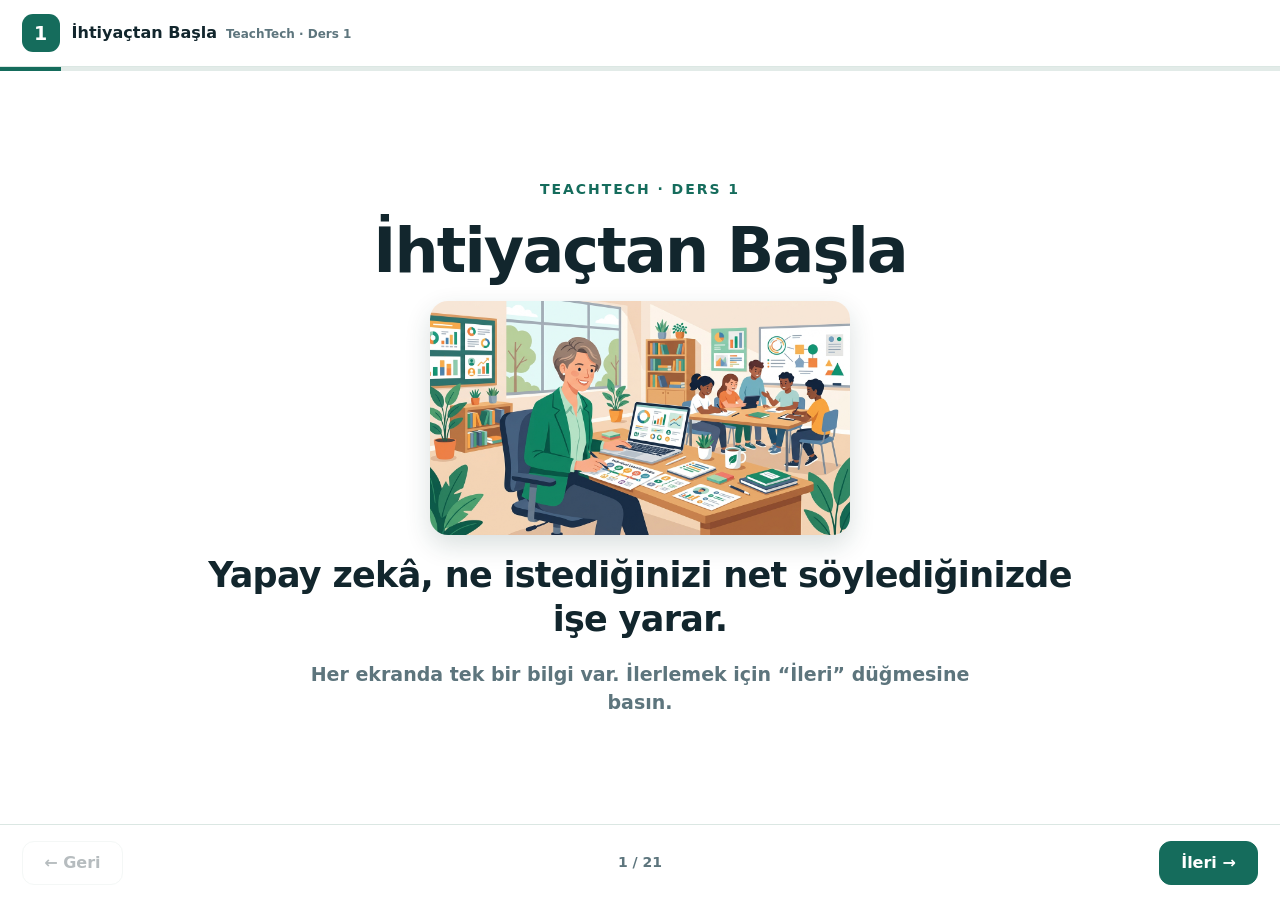
<file: ders1.html>
<!doctype html>
<html lang="tr">

<head>
  <meta charset="utf-8">
  <meta name="viewport" content="width=device-width, initial-scale=1, viewport-fit=cover">
  <meta name="theme-color" content="#156c5c">
  <meta name="description" content="Ders 1: Yapay zekâya ihtiyacınızı nasıl anlatırsınız? Her ekranda tek bir bilgi ve kopyalanabilir örnek promptlar.">
  <title>TeachTech · Ders 1: İhtiyaçtan Başla</title>
  <style>
    :root {
      --ink: #12262d;
      --muted: #5d757d;
      --line: #dbe7e3;
      --paper: #fff;
      --canvas: #eef5f3;
      --brand: #156c5c;
      --brand-dark: #0f4b40;
      --mint: #ddf2ea;
      --amber: #fff2d4;
      --amber-ink: #6b4f1d;
      --shadow: 0 14px 44px rgba(16, 52, 47, .12);
    }

    * { box-sizing: border-box; margin: 0; padding: 0 }

    html, body { width: 100%; height: 100dvh; overflow: hidden }

    body {
      display: flex;
      color: var(--ink);
      background: radial-gradient(circle at 10% 6%, #d3ede4, transparent 34%),
                  radial-gradient(circle at 94% 92%, #d9ebf0, transparent 32%), var(--canvas);
      font: 500 16px/1.5 "Plus Jakarta Sans", "Trebuchet MS", system-ui, sans-serif;
    }

    button { font: inherit; cursor: pointer }

    /* ---------- çerçeve ---------- */
    .app {
      flex: 1;
      min-width: 0;
      display: grid;
      grid-template-rows: auto minmax(0, 1fr) auto;
      background: var(--paper);
    }

    .topbar {
      display: flex;
      align-items: center;
      gap: 12px;
      padding: clamp(8px, 1.6vmin, 14px) clamp(12px, 2.4vmin, 26px);
      border-bottom: 1px solid var(--line);
    }

    .mark {
      width: clamp(28px, 4.6vmin, 38px);
      aspect-ratio: 1;
      display: grid;
      place-items: center;
      border-radius: 11px;
      color: #fff;
      background: var(--brand);
      font-weight: 800;
      font-size: clamp(14px, 2.2vmin, 19px);
    }

    /* baslik tek satir: ust bantta yukseklik kazandirir */
    .title { min-width: 0; display: flex; align-items: baseline; gap: 9px; overflow: hidden }
    .title strong { font-size: clamp(13px, 2vmin, 16px); font-weight: 800; white-space: nowrap; overflow: hidden; text-overflow: ellipsis }
    .title span { color: var(--muted); font-size: clamp(10px, 1.5vmin, 12px); font-weight: 700; white-space: nowrap }
    @media (max-width: 560px) { .title span { display: none } }

    .track { height: 4px; background: #e2ebe8 }
    .fill { height: 100%; width: 5%; background: var(--brand); transition: width .25s ease }

    /* ---------- sahne ---------- */
    main { position: relative; min-height: 0; overflow: hidden }

    .screen {
      position: absolute;
      inset: 0;
      display: none;
      padding: clamp(14px, 3vmin, 34px);
      overflow: auto;
    }
    /* uzun içerikte üstten kırpılmasın diye "safe center" */
    .screen.active {
      display: flex;
      flex-direction: column;
      align-items: center;
      justify-content: center;
      justify-content: safe center;
      animation: enter .22s ease;
    }
    @keyframes enter { from { opacity: 0; transform: translateY(10px) } to { opacity: 1; transform: none } }

    .card {
      width: min(900px, 100%);
      display: grid;
      justify-items: center;
      gap: clamp(10px, 2vmin, 20px);
      text-align: center;
    }

    .eyebrow {
      color: var(--brand);
      font-size: clamp(11px, 1.8vmin, 14px);
      font-weight: 800;
      letter-spacing: .14em;
      text-transform: uppercase;
    }

    .chip {
      padding: 6px 13px;
      border-radius: 99px;
      background: var(--mint);
      color: var(--brand-dark);
      font-size: clamp(12px, 2vmin, 15px);
      font-weight: 800;
    }

    h1 { font-size: clamp(32px, 7.4vmin, 62px); line-height: 1.05; letter-spacing: -.03em; font-weight: 800 }

    /* ekranın tek cümlesi */
    .line {
      font-size: clamp(22px, 4.6vmin, 42px);
      line-height: 1.26;
      letter-spacing: -.02em;
      font-weight: 800;
    }
    .line.calm { font-weight: 700; font-size: clamp(20px, 4vmin, 35px) }

    .note {
      padding: clamp(14px, 2.6vmin, 26px) clamp(16px, 3vmin, 30px);
      border-radius: 18px;
      background: var(--mint);
      color: var(--brand-dark);
      font-size: clamp(22px, 4.6vmin, 40px);
      line-height: 1.28;
      font-weight: 800;
    }

    .sub { max-width: 660px; color: var(--muted); font-size: clamp(14px, 2.3vmin, 19px); font-weight: 600 }

    /* ---------- görseller ---------- */
    /* akışta duran basit çerçeve; hiçbir katman metnin üzerine binmez */
    .photo {
      display: grid;
      width: min(100%, 420px);
    }
    .photo img {
      display: block;
      width: 100%;
      max-height: min(30vh, 280px);
      object-fit: cover;
      border-radius: 18px;
      box-shadow: 0 10px 26px rgba(20, 58, 52, .16);
    }

    .icon {
      width: clamp(56px, 10vmin, 96px);
      aspect-ratio: 1;
      padding: clamp(9px, 1.6vmin, 15px);
      border-radius: 20px;
      background: var(--mint);
      color: var(--brand-dark);
    }
    .icon svg { width: 100%; height: 100%; fill: none; stroke: currentColor; stroke-width: 1.7; stroke-linecap: round; stroke-linejoin: round }

    /* ---------- prompt kutusu ---------- */
    .prompt {
      width: 100%;
      padding: clamp(15px, 2.8vmin, 28px) clamp(16px, 3vmin, 30px);
      border: 1px solid #b8dbd0;
      border-radius: 18px;
      background: #f8fdfb;
      box-shadow: var(--shadow);
      color: var(--ink);
      font-size: clamp(18px, 3.3vmin, 28px);
      line-height: 1.42;
      font-weight: 700;
      text-align: left;
    }
    .prompt.weak { border-color: #e6d5b6; background: #fffaf0; color: #6b4f1d; text-align: center; box-shadow: none }
    .prompt em { color: var(--brand); font-style: normal; font-weight: 800 }

    .copy {
      min-height: 46px;
      padding: 10px 26px;
      border: 0;
      border-radius: 11px;
      color: #fff;
      background: var(--brand);
      font-size: clamp(14px, 2.3vmin, 17px);
      font-weight: 800;
    }
    .copy:hover { background: var(--brand-dark) }

    .warn {
      padding: clamp(14px, 2.6vmin, 26px);
      border-radius: 18px;
      background: var(--amber);
      color: var(--amber-ink);
      font-size: clamp(21px, 4.3vmin, 37px);
      line-height: 1.28;
      font-weight: 800;
    }

    .password {
      padding: clamp(12px, 2.2vmin, 20px) clamp(20px, 3.4vmin, 34px);
      border-radius: 16px;
      background: var(--brand-dark);
      color: #fff;
    }
    .password span { display: block; color: #a9e0d1; font-size: clamp(10px, 1.6vmin, 12px); font-weight: 800; letter-spacing: .12em; text-transform: uppercase }
    .password strong { display: block; margin-top: 4px; font-size: clamp(26px, 5.2vmin, 44px); font-weight: 800; letter-spacing: .02em }

    /* ---------- alt gezinme ---------- */
    .bottom {
      display: grid;
      grid-template-columns: 1fr auto 1fr;
      align-items: center;
      gap: 10px;
      padding: clamp(9px, 1.7vmin, 16px) clamp(12px, 2.4vmin, 26px);
      border-top: 1px solid var(--line);
      background: #fff;
    }

    .nav {
      min-height: 44px;
      padding: 9px clamp(12px, 2.4vmin, 22px);
      border: 1px solid var(--line);
      border-radius: 12px;
      background: #fff;
      font-size: clamp(13px, 2vmin, 16px);
      font-weight: 800;
      color: var(--ink);
    }
    .nav:hover:not(:disabled) { background: #f2f8f6 }
    .nav.go { justify-self: end; color: #fff; border-color: var(--brand); background: var(--brand) }
    .nav.go:hover { background: var(--brand-dark) }
    .nav.back { justify-self: start }
    .nav:disabled { opacity: .3; cursor: default }

    .counter { color: var(--muted); font-size: clamp(11px, 1.8vmin, 14px); font-weight: 800; white-space: nowrap }

    .toast {
      position: fixed;
      left: 50%;
      bottom: 84px;
      z-index: 5;
      padding: 11px 18px;
      border-radius: 11px;
      color: #fff;
      background: #14424a;
      font-size: 14px;
      font-weight: 800;
      opacity: 0;
      transform: translate(-50%, 12px);
      transition: .2s;
      pointer-events: none;
    }
    .toast.show { opacity: 1; transform: translate(-50%, 0) }

    /* dar/kisa cercevede kaydirma olmasin diye bosluklari sikistir (yazi boyutu korunur) */
    @media (max-height: 620px), (max-width: 760px) {
      .screen { padding: clamp(8px, 1.8vmin, 18px) }
      .card { gap: clamp(5px, 1.2vmin, 12px) }
      .copy { min-height: 38px; padding: 7px 20px }
      .photo img { max-height: min(22vh, 190px) }
      .prompt { padding: clamp(11px, 2.1vmin, 20px) clamp(13px, 2.3vmin, 22px) }
      .note, .warn { padding: clamp(11px, 2vmin, 18px) clamp(13px, 2.3vmin, 22px) }
      .sheet { padding: clamp(11px, 2.1vmin, 20px); gap: 6px }
      .sheet li + li { margin-top: 6px }
      .node { padding: clamp(9px, 1.7vmin, 16px) clamp(7px, 1.3vmin, 12px) }
      .opt, .q { padding: clamp(9px, 1.8vmin, 16px) clamp(8px, 1.5vmin, 14px) }
      .box { padding: clamp(10px, 2vmin, 18px) clamp(13px, 2.3vmin, 22px) }
      .password { padding: clamp(9px, 1.8vmin, 16px) clamp(16px, 3vmin, 28px) }
    }

    /* kisa cerceve: once bosluk, sonra yazi kademeli kucululur -> kaydirma olusmaz */
    @media (max-height: 580px) {
      h1 { font-size: clamp(24px, 6vmin, 44px) }
      .line { font-size: clamp(17px, 3.7vmin, 30px) }
      .line.calm { font-size: clamp(16px, 3.3vmin, 26px) }
      .line.small { font-size: clamp(15px, 3vmin, 24px) }
      .note { font-size: clamp(17px, 3.7vmin, 30px) }
      .warn { font-size: clamp(16px, 3.5vmin, 28px) }
      .prompt { font-size: clamp(14px, 2.9vmin, 22px) }
      .sub { font-size: clamp(12px, 2vmin, 16px) }
      .sheet li { font-size: clamp(13px, 2.5vmin, 19px) }
      .box { font-size: clamp(15px, 3vmin, 24px) }
      .node strong, .opt strong, .q strong { font-size: clamp(13px, 2.3vmin, 19px) }
      .term { font-size: clamp(15px, 2.9vmin, 24px) }
      .icon { width: clamp(42px, 8vmin, 68px) }
      .icon.big { width: clamp(64px, 13vmin, 110px) }
    }

    @media (max-height: 450px) {
      h1 { font-size: clamp(20px, 5vmin, 34px) }
      .line { font-size: clamp(15px, 3.2vmin, 24px) }
      .line.calm, .line.small { font-size: clamp(14px, 2.9vmin, 21px) }
      .note { font-size: clamp(15px, 3.2vmin, 24px) }
      .warn { font-size: clamp(14px, 3vmin, 22px) }
      .prompt { font-size: clamp(13px, 2.6vmin, 19px) }
      .sheet li { font-size: clamp(12px, 2.3vmin, 17px) }
      .box { font-size: clamp(13px, 2.7vmin, 20px) }
      .eyebrow, .chip { font-size: 11px }
      .chip { padding: 4px 10px }
      .copy { min-height: 32px; padding: 5px 16px; font-size: 12px }
      .topbar { padding: 4px 10px; gap: 9px }
      .mark { width: clamp(22px, 3.6vmin, 28px); border-radius: 9px; font-size: 13px }
      .title strong { font-size: 13px }
      .bottom { padding: 6px 12px }
      .nav { min-height: 36px; padding: 6px 12px; font-size: 12px }
      .password strong { font-size: clamp(20px, 4vmin, 30px) }
      .photo img { max-height: min(20vh, 130px) }
      .sheet li { font-size: clamp(11px, 2.1vmin, 15px) }
      .sheet li + li { margin-top: 4px }
      /* kisa cercevede sema yatay kalsin; dikey yigilma yer yemesin */
      .flow { flex-direction: row }
      .flow .arrow { transform: none; font-size: 13px }
      .node { grid-template-columns: 1fr; justify-items: center; text-align: center; padding: 7px 5px; gap: 2px }
      .node .nico { display: none }
      .node span { font-size: 10px; line-height: 1.15 }
      .opt span, .q span { font-size: 10px; line-height: 1.15 }
      .term { padding: 7px 11px }
      .compare { gap: 4px }
      .box { padding: 8px 12px; font-size: clamp(12px, 2.5vmin, 18px) }
      .box small { margin-bottom: 2px; font-size: 9px }
      .quad, .options { gap: 5px }
      .q, .opt { padding: 7px 8px; gap: 2px }
      .q .tick, .sheet .tick { width: 19px; border-radius: 7px; font-size: 11px }
      .sheet { padding: 9px 12px; gap: 4px }
      .sheet h3 { font-size: 12px }
      .opt b { width: 22px; border-radius: 8px; font-size: 12px }
    }

    @media (max-height: 400px) {
      .photo, .icon { display: none }
    }

    @media (prefers-reduced-motion: reduce) {
      *, *::before, *::after { animation: none !important; transition: none !important }
    }
  </style>
</head>

<body>
  <svg width="0" height="0" style="position:absolute" aria-hidden="true">
    <defs>
      <symbol id="i-question" viewBox="0 0 24 24"><circle cx="12" cy="12" r="9" /><path d="M9.2 9.4a2.8 2.8 0 0 1 5.5.7c0 1.9-2.7 2.2-2.7 4" /><path d="M12 17.4h.01" /></symbol>
      <symbol id="i-book" viewBox="0 0 24 24"><path d="M4 5.5A1.5 1.5 0 0 1 5.5 4H11v16H5.5A1.5 1.5 0 0 1 4 18.5z" /><path d="M20 5.5A1.5 1.5 0 0 0 18.5 4H13v16h5.5a1.5 1.5 0 0 0 1.5-1.5z" /></symbol>
      <symbol id="i-shapes" viewBox="0 0 24 24"><rect x="3" y="13" width="8" height="8" rx="1.5" /><circle cx="17" cy="17" r="4" /><path d="M11 3.5 15.5 11h-9z" /></symbol>
      <symbol id="i-leaf" viewBox="0 0 24 24"><path d="M5 19c-1.5-6 2.5-12 14-13 1 9-3.5 14-9.5 14-1.9 0-3.4-.4-4.5-1z" /><path d="M6.5 17.5C9 14 12 11.6 16 10" /></symbol>
      <symbol id="i-spark" viewBox="0 0 24 24"><path d="m12 3 2.1 5.2L19.5 10l-5.4 1.8L12 17l-2.1-5.2L4.5 10l5.4-1.8z" /><path d="M18.5 16.5 19.3 18.6 21.5 19.4 19.3 20.2 18.5 22.3 17.7 20.2 15.5 19.4 17.7 18.6z" /></symbol>
      <symbol id="i-scissors" viewBox="0 0 24 24"><circle cx="6" cy="6.5" r="2.5" /><circle cx="6" cy="17.5" r="2.5" /><path d="M8.2 7.8 20 18" /><path d="M8.2 16.2 20 6" /></symbol>
      <symbol id="i-check" viewBox="0 0 24 24"><path d="M4.5 6.5h9" /><path d="M4.5 12h9" /><path d="M4.5 17.5h6" /><path d="m16 15.5 2.2 2.2 4-4.4" /></symbol>
      <symbol id="i-layers" viewBox="0 0 24 24"><path d="m12 3 8.5 4.5L12 12 3.5 7.5z" /><path d="m4 12 8 4.3 8-4.3" /><path d="m4 16.5 8 4.3 8-4.3" /></symbol>
      <symbol id="i-message" viewBox="0 0 24 24"><path d="M20 15.5a2.5 2.5 0 0 1-2.5 2.5H9l-4 3v-3H6.5A2.5 2.5 0 0 1 4 15.5v-8A2.5 2.5 0 0 1 6.5 5h11A2.5 2.5 0 0 1 20 7.5z" /><path d="M8.5 9.5h7" /><path d="M8.5 13h4" /></symbol>
      <symbol id="i-clock" viewBox="0 0 24 24"><circle cx="12" cy="12" r="9" /><path d="M12 7v5.2l3.2 2" /></symbol>
      <symbol id="i-pencil" viewBox="0 0 24 24"><path d="M4 20h4l10-10a2.5 2.5 0 0 0-3.5-3.5L4.5 16.5z" /><path d="M14 7.5 16.5 10" /></symbol>
      <symbol id="i-shield" viewBox="0 0 24 24"><path d="M12 3.5 19 6v6c0 4.2-3 7.3-7 8.5-4-1.2-7-4.3-7-8.5V6z" /><path d="M12 9v4" /><path d="M12 16h.01" /></symbol>
      <symbol id="i-flag" viewBox="0 0 24 24"><path d="M6 21V4" /><path d="M6 4.5h11l-2 3.5 2 3.5H6z" /></symbol>
    </defs>
  </svg>

  <div class="app">
    <header>
      <div class="topbar">
        <div class="mark">1</div>
        <div class="title">
          <strong>İhtiyaçtan Başla</strong>
          <span>TeachTech · Ders 1</span>
        </div>
      </div>
      <div class="track"><div class="fill" id="fill"></div></div>
    </header>

    <main id="main">

      <!-- 1 -->
      <section class="screen active">
        <div class="card">
          <p class="eyebrow">TeachTech · Ders 1</p>
          <h1>İhtiyaçtan Başla</h1>
          <figure class="photo"><img src="assets/ders1-need-analysis.jpg" alt="Yapay zekâ ile ders planı hazırlayan öğretmen" loading="eager"></figure>
          <p class="line calm">Yapay zekâ, ne istediğinizi net söylediğinizde işe yarar.</p>
          <p class="sub">Her ekranda tek bir bilgi var. İlerlemek için “İleri” düğmesine basın.</p>
        </div>
      </section>

      <!-- 2 -->
      <section class="screen">
        <div class="card">
          <p class="eyebrow">Bugünün tek bilgisi</p>
          <p class="note">Yapay zekâya konuyu değil, öğrencinizin zorlandığı yeri anlatın.</p>
        </div>
      </section>

      <!-- 3 -->
      <section class="screen">
        <div class="card">
          <p class="eyebrow">1. adım</p>
          <div class="icon"><svg><use href="#i-question" /></svg></div>
          <p class="line">Önce şunu yanıtlayın: “Öğrencim tam olarak neyi yapamıyor?”</p>
        </div>
      </section>

      <!-- 4 -->
      <section class="screen">
        <div class="card">
          <p class="eyebrow">2. adım</p>
          <figure class="photo"><img src="assets/ders1-real-task.jpg" alt="Sınıfta uygulanacak küçük bir görev seçen öğretmen" loading="lazy"></figure>
          <p class="line">Yapay zekâdan tek bir şey isteyin: fikir, taslak ya da sadeleştirme.</p>
        </div>
      </section>

      <!-- 5 -->
      <section class="screen">
        <div class="card">
          <p class="eyebrow">3. adım</p>
          <figure class="photo"><img src="assets/ders1-teacher-decision.jpg" alt="Son kararı veren öğretmen" loading="lazy"></figure>
          <p class="line">Son kararı siz verirsiniz; yapay zekâ yalnızca taslak üretir.</p>
        </div>
      </section>

      <!-- 6 -->
      <section class="screen">
        <div class="card">
          <p class="eyebrow">Zayıf istek</p>
          <div class="prompt weak">“Kesirlerle ilgili güzel bir etkinlik hazırla.”</div>
          <p class="sub">Sınıf yok, zorlanılan nokta yok, süre yok. Cevap da havada kalır.</p>
        </div>
      </section>

      <!-- 7 -->
      <section class="screen">
        <div class="card">
          <p class="eyebrow">Güçlü istek</p>
          <div class="prompt" id="p0">3. sınıf öğrencilerim yarım ile çeyreği karıştırıyor. Sınıfta 15 dakikada yapılabilecek 3 etkinlik öner. Her etkinliği 3 cümleyle anlat.</div>
          <button class="copy" data-copy="p0" type="button">Kopyala</button>
        </div>
      </section>

      <!-- 8 -->
      <section class="screen">
        <div class="card">
          <p class="eyebrow">Formül</p>
          <p class="note">Sınıf + zorlanılan nokta + istediğiniz çıktı + süre.</p>
        </div>
      </section>

      <!-- 9 -->
      <section class="screen">
        <div class="card">
          <p class="chip">Matematik · Problem çözme</p>
          <div class="icon"><svg><use href="#i-shapes" /></svg></div>
          <div class="prompt" id="p1">4. sınıf öğrencilerim problemde hangi işlemi seçeceğini bilemiyor. Günlük hayattan 5 problem yaz. Her problemin altına “hangi işlem, neden” ipucunu ekle.</div>
          <button class="copy" data-copy="p1" type="button">Kopyala</button>
        </div>
      </section>

      <!-- 10 -->
      <section class="screen">
        <div class="card">
          <p class="chip">Türkçe · Okuduğunu anlama</p>
          <div class="icon"><svg><use href="#i-book" /></svg></div>
          <div class="prompt" id="p2">2. sınıf öğrencilerim okudukları metinde ana fikri bulamıyor. 100 kelimelik örnek bir metin yaz. Altına kolaydan zora 3 soru ekle.</div>
          <button class="copy" data-copy="p2" type="button">Kopyala</button>
        </div>
      </section>

      <!-- 11 -->
      <section class="screen">
        <div class="card">
          <p class="chip">Hayat Bilgisi · Kavram karışıklığı</p>
          <div class="icon"><svg><use href="#i-leaf" /></svg></div>
          <div class="prompt" id="p3">3. sınıf öğrencilerim canlı ve cansız ayrımını karıştırıyor. Malzeme gerektirmeyen 10 dakikalık bir etkinlik öner ve soracağım 5 soruyu yaz.</div>
          <button class="copy" data-copy="p3" type="button">Kopyala</button>
        </div>
      </section>

      <!-- 12 -->
      <section class="screen">
        <div class="card">
          <p class="chip">Derse başlangıç · Dikkat</p>
          <div class="icon"><svg><use href="#i-spark" /></svg></div>
          <div class="prompt" id="p4">1. sınıf öğrencilerimin derse dikkatini toplamakta zorlanıyorum. 5 dakikalık 5 farklı ısınma etkinliği öner. Her biri tek cümlelik yönerge olsun.</div>
          <button class="copy" data-copy="p4" type="button">Kopyala</button>
        </div>
      </section>

      <!-- 13 -->
      <section class="screen">
        <div class="card">
          <p class="chip">Metni sadeleştirme</p>
          <div class="icon"><svg><use href="#i-scissors" /></svg></div>
          <div class="prompt" id="p5">Aşağıdaki metni 2. sınıf seviyesine göre sadeleştir. Cümleleri kısalt, zor kelimeleri değiştir, anlamı koru. Metin: <em>[metni buraya yapıştırın]</em></div>
          <button class="copy" data-copy="p5" type="button">Kopyala</button>
        </div>
      </section>

      <!-- 14 -->
      <section class="screen">
        <div class="card">
          <p class="chip">Ölçme · Kısa kontrol</p>
          <div class="icon"><svg><use href="#i-check" /></svg></div>
          <div class="prompt" id="p6">4. sınıf “kesirler” konusunda öğrencilerimin ne öğrendiğini 5 dakikada ölçmek istiyorum. Kolaydan zora 5 soru yaz, cevap anahtarını en sona koy.</div>
          <button class="copy" data-copy="p6" type="button">Kopyala</button>
        </div>
      </section>

      <!-- 15 -->
      <section class="screen">
        <div class="card">
          <p class="chip">Farklılaştırma · 3 seviye</p>
          <div class="icon"><svg><use href="#i-layers" /></svg></div>
          <div class="prompt" id="p7">Sınıfımda aynı etkinliği bazı öğrenciler çok hızlı bitiriyor, bazıları yetiştiremiyor. <em>[konu]</em> için kolay, orta ve zor olmak üzere 3 seviyeli görev hazırla.</div>
          <button class="copy" data-copy="p7" type="button">Kopyala</button>
        </div>
      </section>

      <!-- 16 -->
      <section class="screen">
        <div class="card">
          <p class="chip">Çalışma kâğıdı</p>
          <div class="icon"><svg><use href="#i-pencil" /></svg></div>
          <div class="prompt" id="p8">3. sınıf “saat okuma” konusu için basit bir çalışma kâğıdı hazırla. 8 soru olsun, yönergeler tek cümle olsun, cevaplar en sonda olsun.</div>
          <button class="copy" data-copy="p8" type="button">Kopyala</button>
        </div>
      </section>

      <!-- 17 -->
      <section class="screen">
        <div class="card">
          <p class="chip">Zaman planı</p>
          <div class="icon"><svg><use href="#i-clock" /></svg></div>
          <div class="prompt" id="p9">40 dakikalık bir ders için <em>[konu]</em> akışı yaz. Giriş, uygulama ve kapanış olarak üçe böl. Her bölümün süresini dakika olarak belirt.</div>
          <button class="copy" data-copy="p9" type="button">Kopyala</button>
        </div>
      </section>

      <!-- 18 -->
      <section class="screen">
        <div class="card">
          <p class="chip">Veli bilgilendirme · İsim yok</p>
          <div class="icon"><svg><use href="#i-message" /></svg></div>
          <div class="prompt" id="p10">Velilere gönderilecek, isim geçmeyen kısa bir bilgilendirme mesajı yaz. Konu: evde günde 15 dakika sesli okuma. En fazla 5 cümle, sıcak bir dil olsun.</div>
          <button class="copy" data-copy="p10" type="button">Kopyala</button>
        </div>
      </section>

      <!-- 19 -->
      <section class="screen">
        <div class="card">
          <p class="eyebrow">Kendi cümleniz</p>
          <div class="prompt" id="p11"><em>[Sınıf]</em> öğrencilerim <em>[zorlandığı nokta]</em> konusunda zorlanıyor. <em>[Süre]</em> içinde yapılabilecek <em>[istediğim çıktı]</em> hazırla. Sade ve uygulanabilir olsun.</div>
          <button class="copy" data-copy="p11" type="button">Kopyala</button>
        </div>
      </section>

      <!-- 20 -->
      <section class="screen">
        <div class="card">
          <p class="eyebrow">Tek uyarı</p>
          <div class="icon"><svg><use href="#i-shield" /></svg></div>
          <p class="warn">Yapay zekâya öğrenci adı, notu veya sağlık bilgisi yazmayın.</p>
        </div>
      </section>

      <!-- 21 -->
      <section class="screen">
        <div class="card">
          <p class="eyebrow">Ders 1 tamamlandı</p>
          <div class="icon"><svg><use href="#i-flag" /></svg></div>
          <p class="line">Bir promptu kopyalayın ve AI-Galaxy editöründe deneyin.</p>
          <div class="password"><span>Adım şifresi</span><strong>ihtiyaç</strong></div>
        </div>
      </section>

    </main>

    <footer class="bottom">
      <button class="nav back" id="prev" type="button">← Geri</button>
      <span class="counter" id="counter">1 / 21</span>
      <button class="nav go" id="next" type="button">İleri →</button>
    </footer>
  </div>

  <div class="toast" id="toast" role="status" aria-live="polite"></div>

  <script>
    (() => {
      const screens = [...document.querySelectorAll('.screen')];
      const total = screens.length;
      const prev = document.getElementById('prev');
      const next = document.getElementById('next');
      const fill = document.getElementById('fill');
      const counter = document.getElementById('counter');
      const toast = document.getElementById('toast');
      let index = 0, timer;

      const say = text => {
        toast.textContent = text;
        toast.classList.add('show');
        clearTimeout(timer);
        timer = setTimeout(() => toast.classList.remove('show'), 1700);
      };

      const go = target => {
        index = Math.max(0, Math.min(total - 1, target));
        screens.forEach((screen, i) => screen.classList.toggle('active', i === index));
        screens[index].scrollTop = 0;
        fill.style.width = ((index + 1) / total * 100) + '%';
        counter.textContent = (index + 1) + ' / ' + total;
        prev.disabled = index === 0;
        next.textContent = index === total - 1 ? 'Başa dön ↺' : 'İleri →';
      };

      prev.onclick = () => go(index - 1);
      next.onclick = () => go(index === total - 1 ? 0 : index + 1);

      document.addEventListener('keydown', event => {
        if (event.key === 'ArrowRight') go(index + 1);
        if (event.key === 'ArrowLeft') go(index - 1);
      });

      let startX = null;
      const main = document.getElementById('main');
      main.addEventListener('touchstart', e => { startX = e.changedTouches[0].clientX; }, { passive: true });
      main.addEventListener('touchend', e => {
        if (startX === null) return;
        const delta = e.changedTouches[0].clientX - startX;
        if (Math.abs(delta) > 60) go(index + (delta < 0 ? 1 : -1));
        startX = null;
      }, { passive: true });

      document.querySelectorAll('[data-copy]').forEach(button => {
        button.onclick = async () => {
          const text = document.getElementById(button.dataset.copy).innerText.trim();
          try {
            await navigator.clipboard.writeText(text);
          } catch (_) {
            const area = document.createElement('textarea');
            area.value = text;
            document.body.appendChild(area);
            area.select();
            document.execCommand('copy');
            area.remove();
          }
          say('Prompt kopyalandı');
        };
      });

      go(0);
    })();
  </script>
</body>

</html>
</file>
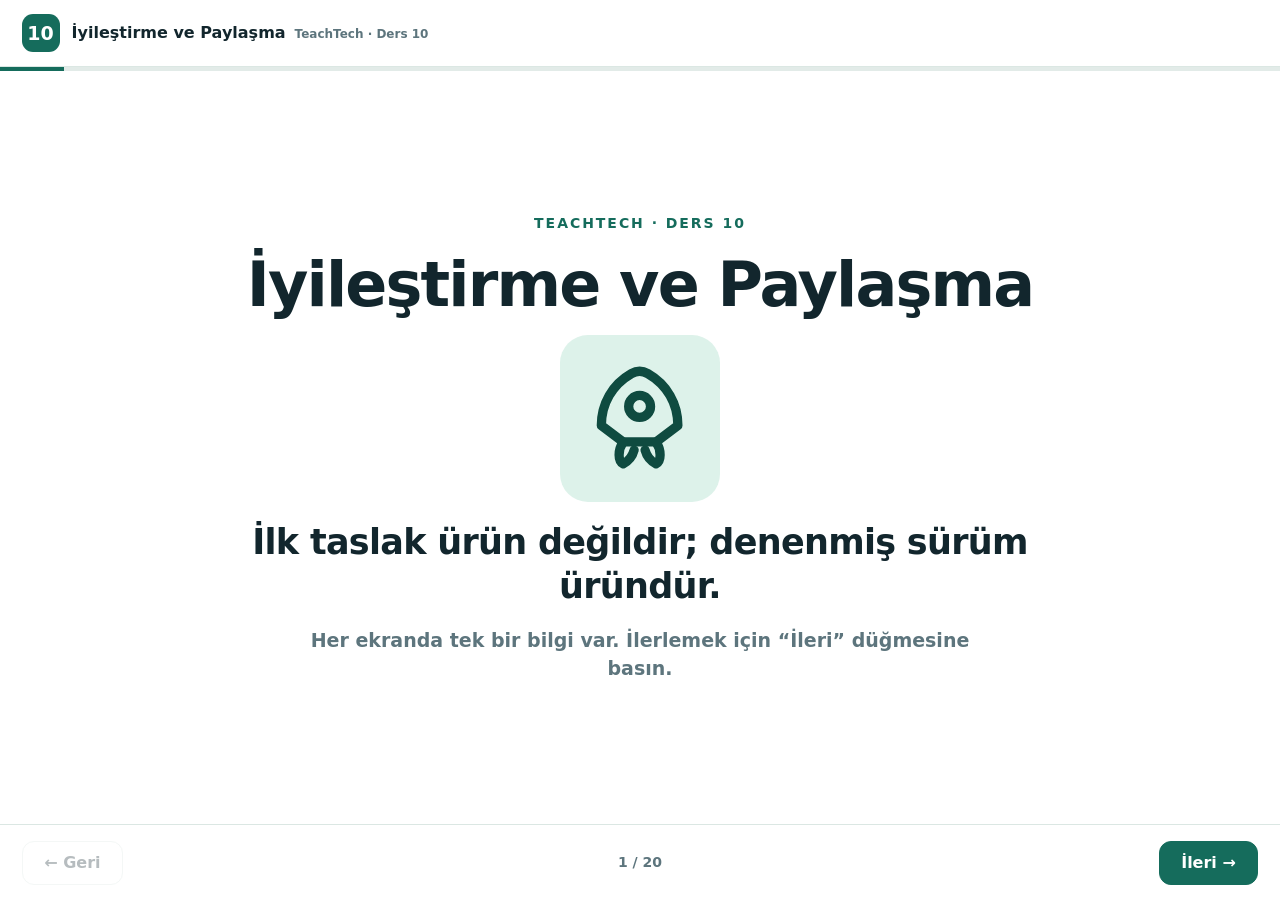
<file: ders10.html>
<!doctype html>
<html lang="tr">

<head>
  <meta charset="utf-8">
  <meta name="viewport" content="width=device-width, initial-scale=1, viewport-fit=cover">
  <meta name="theme-color" content="#156c5c">
  <meta name="description" content="Ders 10: İyileştirme ve paylaşma. Her ekranda tek bilgi, görsel ve kopyalanabilir örnek promptlar.">
  <title>TeachTech &middot; Ders 10: İyileştirme ve Paylaşma</title>
  <style>
    :root {
      --ink: #12262d;
      --muted: #5d757d;
      --line: #dbe7e3;
      --paper: #fff;
      --canvas: #eef5f3;
      --brand: #156c5c;
      --brand-dark: #0f4b40;
      --mint: #ddf2ea;
      --amber: #fff2d4;
      --amber-ink: #6b4f1d;
      --shadow: 0 14px 44px rgba(16, 52, 47, .12);
    }

    * { box-sizing: border-box; margin: 0; padding: 0 }

    html, body { width: 100%; height: 100dvh; overflow: hidden }

    body {
      display: flex;
      color: var(--ink);
      background: radial-gradient(circle at 10% 6%, #d3ede4, transparent 34%),
                  radial-gradient(circle at 94% 92%, #d9ebf0, transparent 32%), var(--canvas);
      font: 500 16px/1.5 "Plus Jakarta Sans", "Trebuchet MS", system-ui, sans-serif;
    }

    button { font: inherit; cursor: pointer }

    /* ---------- cerceve ---------- */
    .app { flex: 1; min-width: 0; display: grid; grid-template-rows: auto minmax(0, 1fr) auto; background: var(--paper) }

    .topbar {
      display: flex;
      align-items: center;
      gap: 12px;
      padding: clamp(8px, 1.6vmin, 14px) clamp(12px, 2.4vmin, 26px);
      border-bottom: 1px solid var(--line);
    }

    .mark {
      width: clamp(28px, 4.6vmin, 38px);
      aspect-ratio: 1;
      display: grid;
      place-items: center;
      border-radius: 11px;
      color: #fff;
      background: var(--brand);
      font-weight: 800;
      font-size: clamp(14px, 2.2vmin, 19px);
    }

    /* baslik tek satir: ust bantta yukseklik kazandirir */
    .title { min-width: 0; display: flex; align-items: baseline; gap: 9px; overflow: hidden }
    .title strong { font-size: clamp(13px, 2vmin, 16px); font-weight: 800; white-space: nowrap; overflow: hidden; text-overflow: ellipsis }
    .title span { color: var(--muted); font-size: clamp(10px, 1.5vmin, 12px); font-weight: 700; white-space: nowrap }
    @media (max-width: 560px) { .title span { display: none } }

    .track { height: 4px; background: #e2ebe8 }
    .fill { height: 100%; width: 5%; background: var(--brand); transition: width .25s ease }

    /* ---------- sahne ---------- */
    main { position: relative; min-height: 0; overflow: hidden }

    .screen { position: absolute; inset: 0; display: none; padding: clamp(14px, 3vmin, 34px); overflow: auto }
    /* uzun icerikte ustten kirpilmasin diye "safe center" */
    .screen.active {
      display: flex;
      flex-direction: column;
      align-items: center;
      justify-content: center;
      justify-content: safe center;
      animation: enter .22s ease;
    }
    @keyframes enter { from { opacity: 0; transform: translateY(10px) } to { opacity: 1; transform: none } }

    .card { width: min(900px, 100%); display: grid; justify-items: center; gap: clamp(10px, 2vmin, 20px); text-align: center }

    .eyebrow { color: var(--brand); font-size: clamp(11px, 1.8vmin, 14px); font-weight: 800; letter-spacing: .14em; text-transform: uppercase }

    .chip { padding: 6px 13px; border-radius: 99px; background: var(--mint); color: var(--brand-dark); font-size: clamp(12px, 2vmin, 15px); font-weight: 800 }

    h1 { font-size: clamp(32px, 7.4vmin, 62px); line-height: 1.05; letter-spacing: -.03em; font-weight: 800 }

    /* ekranin tek cumlesi */
    .line { font-size: clamp(22px, 4.6vmin, 42px); line-height: 1.26; letter-spacing: -.02em; font-weight: 800 }
    .line.calm { font-weight: 700; font-size: clamp(20px, 4vmin, 35px) }
    .line.small { font-size: clamp(18px, 3.5vmin, 30px) }

    .note {
      padding: clamp(14px, 2.6vmin, 26px) clamp(16px, 3vmin, 30px);
      border-radius: 18px;
      background: var(--mint);
      color: var(--brand-dark);
      font-size: clamp(22px, 4.6vmin, 40px);
      line-height: 1.28;
      font-weight: 800;
    }

    .sub { max-width: 660px; color: var(--muted); font-size: clamp(14px, 2.3vmin, 19px); font-weight: 600 }

    /* ---------- gorseller ---------- */
    .photo { display: grid; width: min(100%, 420px) }
    .photo img {
      display: block;
      width: 100%;
      max-height: min(30vh, 280px);
      object-fit: cover;
      border-radius: 18px;
      box-shadow: 0 10px 26px rgba(20, 58, 52, .16);
    }

    .icon {
      width: clamp(56px, 10vmin, 96px);
      aspect-ratio: 1;
      padding: clamp(9px, 1.6vmin, 15px);
      border-radius: 20px;
      background: var(--mint);
      color: var(--brand-dark);
    }
    .icon.big { width: clamp(90px, 18vmin, 160px); border-radius: 28px }
    .icon svg { width: 100%; height: 100%; fill: none; stroke: currentColor; stroke-width: 1.7; stroke-linecap: round; stroke-linejoin: round }

    /* ---------- sema ---------- */
    .flow { width: 100%; display: flex; flex-wrap: nowrap; align-items: stretch; justify-content: center; gap: clamp(6px, 1.3vmin, 14px) }
    .node {
      flex: 1 1 0;
      min-width: 0;
      display: grid;
      justify-items: center;
      align-content: start;
      gap: 6px;
      padding: clamp(11px, 2vmin, 20px) clamp(8px, 1.4vmin, 14px);
      border: 1px solid var(--line);
      border-radius: 18px;
      background: #fff;
      box-shadow: var(--shadow);
    }
    .node .nico {
      width: clamp(34px, 5.4vmin, 54px);
      aspect-ratio: 1;
      padding: clamp(6px, 1.1vmin, 11px);
      border-radius: 14px;
      background: var(--mint);
      color: var(--brand-dark);
    }
    .node .nico svg { width: 100%; height: 100%; fill: none; stroke: currentColor; stroke-width: 1.8; stroke-linecap: round; stroke-linejoin: round }
    .node strong { font-size: clamp(15px, 2.7vmin, 24px); color: var(--brand-dark); line-height: 1.15 }
    .node span { color: var(--muted); font-size: clamp(11px, 1.85vmin, 15px); font-weight: 700; line-height: 1.25 }
    .arrow { align-self: center; color: var(--brand); font-size: clamp(20px, 3.2vmin, 30px); font-weight: 800; line-height: 1 }

    /* ---------- formul ---------- */
    .formula { width: 100%; display: flex; flex-wrap: wrap; align-items: center; justify-content: center; gap: clamp(8px, 1.6vmin, 16px) }
    .term {
      display: grid;
      gap: 4px;
      padding: clamp(11px, 2vmin, 20px) clamp(14px, 2.4vmin, 26px);
      border-radius: 16px;
      background: var(--mint);
      color: var(--brand-dark);
      font-size: clamp(18px, 3.3vmin, 30px);
      font-weight: 800;
    }
    .term span { color: var(--brand); font-size: clamp(10px, 1.6vmin, 13px); font-weight: 800; letter-spacing: .12em; text-transform: uppercase }
    .plus { color: var(--muted); font-size: clamp(20px, 3.2vmin, 30px); font-weight: 800 }

    /* ---------- karsilastirma ---------- */
    .compare { width: 100%; display: grid; justify-items: center; gap: clamp(8px, 1.6vmin, 14px) }
    .box { width: 100%; padding: clamp(13px, 2.4vmin, 24px) clamp(15px, 2.8vmin, 28px); border-radius: 18px; font-size: clamp(18px, 3.5vmin, 31px); font-weight: 800; line-height: 1.3 }
    .box small { display: block; margin-bottom: 6px; font-size: clamp(10px, 1.7vmin, 13px); font-weight: 800; letter-spacing: .12em; text-transform: uppercase; opacity: .8 }
    .box.bad { border: 1px solid #e6d5b6; background: #fffaf0; color: var(--amber-ink) }
    .box.good { border: 1px solid #b8dbd0; background: #f2fbf7; color: var(--brand-dark) }

    /* ---------- secenek kartlari ---------- */
    .options { width: 100%; display: grid; grid-template-columns: repeat(auto-fit, minmax(180px, 1fr)); gap: clamp(8px, 1.6vmin, 14px) }
    .opt { display: grid; justify-items: center; align-content: start; gap: 6px; padding: clamp(12px, 2.2vmin, 20px) clamp(10px, 1.8vmin, 16px); border: 1px solid var(--line); border-radius: 16px; background: #fff }
    .opt b { width: clamp(28px, 4.4vmin, 36px); aspect-ratio: 1; display: grid; place-items: center; border-radius: 11px; background: #eef4f2; color: var(--muted); font-size: clamp(14px, 2.3vmin, 18px) }
    .opt strong { font-size: clamp(15px, 2.6vmin, 21px) }
    .opt span { color: var(--muted); font-size: clamp(12px, 2vmin, 16px); font-weight: 600 }
    .opt.pick { border-color: var(--brand); background: #f2fbf7; box-shadow: var(--shadow) }
    .opt.pick b { background: var(--brand); color: #fff }
    .opt.pick strong { color: var(--brand-dark) }

    /* ---------- ogrenci karti ---------- */
    .sheet {
      width: min(100%, 640px);
      display: grid;
      gap: clamp(8px, 1.5vmin, 14px);
      padding: clamp(15px, 2.6vmin, 26px);
      border: 1px solid var(--line);
      border-radius: 18px;
      background: #fff;
      box-shadow: var(--shadow);
      text-align: left;
    }
    .sheet h3 { color: var(--brand-dark); font-size: clamp(15px, 2.6vmin, 21px); font-weight: 800 }
    .sheet li { display: grid; grid-template-columns: auto 1fr; align-items: center; gap: 12px; list-style: none; font-size: clamp(15px, 2.8vmin, 23px); font-weight: 700 }
    .sheet li + li { margin-top: clamp(6px, 1.2vmin, 12px) }
    .tick { width: clamp(24px, 3.8vmin, 32px); aspect-ratio: 1; display: grid; place-items: center; border-radius: 9px; background: var(--mint); color: var(--brand-dark); font-size: clamp(13px, 2.1vmin, 17px); font-weight: 900 }

    /* ---------- kontrol kutulari ---------- */
    .quad { width: 100%; display: grid; grid-template-columns: repeat(auto-fit, minmax(195px, 1fr)); gap: clamp(8px, 1.6vmin, 14px) }
    .q { display: grid; justify-items: center; align-content: start; gap: 5px; padding: clamp(12px, 2.2vmin, 20px) clamp(10px, 1.8vmin, 16px); border: 1px solid var(--line); border-radius: 16px; background: #f8fbfa }
    .q .tick { background: var(--brand); color: #fff }
    .q strong { font-size: clamp(15px, 2.6vmin, 21px); color: var(--brand-dark); line-height: 1.2 }
    .q span { color: var(--muted); font-size: clamp(12px, 2vmin, 15px); font-weight: 600; line-height: 1.25 }

    /* ---------- prompt kutusu ---------- */
    .prompt {
      width: 100%;
      padding: clamp(15px, 2.8vmin, 28px) clamp(16px, 3vmin, 30px);
      border: 1px solid #b8dbd0;
      border-radius: 18px;
      background: #f8fdfb;
      box-shadow: var(--shadow);
      color: var(--ink);
      font-size: clamp(18px, 3.3vmin, 28px);
      line-height: 1.42;
      font-weight: 700;
      text-align: left;
    }
    .prompt em { color: var(--brand); font-style: normal; font-weight: 800 }

    .copy { min-height: 46px; padding: 10px 26px; border: 0; border-radius: 11px; color: #fff; background: var(--brand); font-size: clamp(14px, 2.3vmin, 17px); font-weight: 800 }
    .copy:hover { background: var(--brand-dark) }

    .warn { padding: clamp(14px, 2.6vmin, 26px); border-radius: 18px; background: var(--amber); color: var(--amber-ink); font-size: clamp(21px, 4.3vmin, 37px); line-height: 1.28; font-weight: 800 }

    .password { padding: clamp(12px, 2.2vmin, 20px) clamp(20px, 3.4vmin, 34px); border-radius: 16px; background: var(--brand-dark); color: #fff }
    .password span { display: block; color: #a9e0d1; font-size: clamp(10px, 1.6vmin, 12px); font-weight: 800; letter-spacing: .12em; text-transform: uppercase }
    .password strong { display: block; margin-top: 4px; font-size: clamp(26px, 5.2vmin, 44px); font-weight: 800; letter-spacing: .02em }

    /* ---------- alt gezinme ---------- */
    .bottom {
      display: grid;
      grid-template-columns: 1fr auto 1fr;
      align-items: center;
      gap: 10px;
      padding: clamp(9px, 1.7vmin, 16px) clamp(12px, 2.4vmin, 26px);
      border-top: 1px solid var(--line);
      background: #fff;
    }

    .nav { min-height: 44px; padding: 9px clamp(12px, 2.4vmin, 22px); border: 1px solid var(--line); border-radius: 12px; background: #fff; font-size: clamp(13px, 2vmin, 16px); font-weight: 800; color: var(--ink) }
    .nav:hover:not(:disabled) { background: #f2f8f6 }
    .nav.go { justify-self: end; color: #fff; border-color: var(--brand); background: var(--brand) }
    .nav.go:hover { background: var(--brand-dark) }
    .nav.back { justify-self: start }
    .nav:disabled { opacity: .3; cursor: default }

    .counter { color: var(--muted); font-size: clamp(11px, 1.8vmin, 14px); font-weight: 800; white-space: nowrap }

    .toast {
      position: fixed;
      left: 50%;
      bottom: 84px;
      z-index: 5;
      padding: 11px 18px;
      border-radius: 11px;
      color: #fff;
      background: #14424a;
      font-size: 14px;
      font-weight: 800;
      opacity: 0;
      transform: translate(-50%, 12px);
      transition: .2s;
      pointer-events: none;
    }
    .toast.show { opacity: 1; transform: translate(-50%, 0) }

    @media (max-width: 520px) {
      .flow { flex-direction: column }
      .flow .arrow { transform: rotate(90deg); font-size: 18px }
      .node { grid-template-columns: auto 1fr; justify-items: start; align-items: center; text-align: left; gap: 2px 12px; padding: 10px 14px }
      .node .nico { grid-row: span 2 }
    }

    /* dar/kisa cercevede kaydirma olmasin diye bosluklari sikistir (yazi boyutu korunur) */
    @media (max-height: 620px), (max-width: 760px) {
      .screen { padding: clamp(8px, 1.8vmin, 18px) }
      .card { gap: clamp(5px, 1.2vmin, 12px) }
      .copy { min-height: 38px; padding: 7px 20px }
      .photo img { max-height: min(22vh, 190px) }
      .prompt { padding: clamp(11px, 2.1vmin, 20px) clamp(13px, 2.3vmin, 22px) }
      .note, .warn { padding: clamp(11px, 2vmin, 18px) clamp(13px, 2.3vmin, 22px) }
      .sheet { padding: clamp(11px, 2.1vmin, 20px); gap: 6px }
      .sheet li + li { margin-top: 6px }
      .node { padding: clamp(9px, 1.7vmin, 16px) clamp(7px, 1.3vmin, 12px) }
      .opt, .q { padding: clamp(9px, 1.8vmin, 16px) clamp(8px, 1.5vmin, 14px) }
      .box { padding: clamp(10px, 2vmin, 18px) clamp(13px, 2.3vmin, 22px) }
      .password { padding: clamp(9px, 1.8vmin, 16px) clamp(16px, 3vmin, 28px) }
    }

    /* kisa cerceve: once bosluk, sonra yazi kademeli kucululur -> kaydirma olusmaz */
    @media (max-height: 580px) {
      h1 { font-size: clamp(24px, 6vmin, 44px) }
      .line { font-size: clamp(17px, 3.7vmin, 30px) }
      .line.calm { font-size: clamp(16px, 3.3vmin, 26px) }
      .line.small { font-size: clamp(15px, 3vmin, 24px) }
      .note { font-size: clamp(17px, 3.7vmin, 30px) }
      .warn { font-size: clamp(16px, 3.5vmin, 28px) }
      .prompt { font-size: clamp(14px, 2.9vmin, 22px) }
      .sub { font-size: clamp(12px, 2vmin, 16px) }
      .sheet li { font-size: clamp(13px, 2.5vmin, 19px) }
      .box { font-size: clamp(15px, 3vmin, 24px) }
      .node strong, .opt strong, .q strong { font-size: clamp(13px, 2.3vmin, 19px) }
      .term { font-size: clamp(15px, 2.9vmin, 24px) }
      .icon { width: clamp(42px, 8vmin, 68px) }
      .icon.big { width: clamp(64px, 13vmin, 110px) }
    }

    @media (max-height: 450px) {
      h1 { font-size: clamp(20px, 5vmin, 34px) }
      .line { font-size: clamp(15px, 3.2vmin, 24px) }
      .line.calm, .line.small { font-size: clamp(14px, 2.9vmin, 21px) }
      .note { font-size: clamp(15px, 3.2vmin, 24px) }
      .warn { font-size: clamp(14px, 3vmin, 22px) }
      .prompt { font-size: clamp(13px, 2.6vmin, 19px) }
      .sheet li { font-size: clamp(12px, 2.3vmin, 17px) }
      .box { font-size: clamp(13px, 2.7vmin, 20px) }
      .eyebrow, .chip { font-size: 11px }
      .chip { padding: 4px 10px }
      .copy { min-height: 32px; padding: 5px 16px; font-size: 12px }
      .topbar { padding: 4px 10px; gap: 9px }
      .mark { width: clamp(22px, 3.6vmin, 28px); border-radius: 9px; font-size: 13px }
      .title strong { font-size: 13px }
      .bottom { padding: 6px 12px }
      .nav { min-height: 36px; padding: 6px 12px; font-size: 12px }
      .password strong { font-size: clamp(20px, 4vmin, 30px) }
      .photo img { max-height: min(20vh, 130px) }
      .sheet li { font-size: clamp(11px, 2.1vmin, 15px) }
      .sheet li + li { margin-top: 4px }
      /* kisa cercevede sema yatay kalsin; dikey yigilma yer yemesin */
      .flow { flex-direction: row }
      .flow .arrow { transform: none; font-size: 13px }
      .node { grid-template-columns: 1fr; justify-items: center; text-align: center; padding: 7px 5px; gap: 2px }
      .node .nico { display: none }
      .node span { font-size: 10px; line-height: 1.15 }
      .opt span, .q span { font-size: 10px; line-height: 1.15 }
      .term { padding: 7px 11px }
      .compare { gap: 4px }
      .box { padding: 8px 12px; font-size: clamp(12px, 2.5vmin, 18px) }
      .box small { margin-bottom: 2px; font-size: 9px }
      .quad, .options { gap: 5px }
      .q, .opt { padding: 7px 8px; gap: 2px }
      .q .tick, .sheet .tick { width: 19px; border-radius: 7px; font-size: 11px }
      .sheet { padding: 9px 12px; gap: 4px }
      .sheet h3 { font-size: 12px }
      .opt b { width: 22px; border-radius: 8px; font-size: 12px }
    }

    @media (max-height: 400px) {
      .photo, .icon { display: none }
    }

    @media (prefers-reduced-motion: reduce) {
      *, *::before, *::after { animation: none !important; transition: none !important }
    }
  </style>
</head>

<body>
  <svg width="0" height="0" style="position:absolute" aria-hidden="true">
    <defs>
      <symbol id="i-target" viewBox="0 0 24 24"><circle cx="12" cy="12" r="8.5" /><circle cx="12" cy="12" r="4.8" /><circle cx="12" cy="12" r="1.4" /></symbol>
      <symbol id="i-eye" viewBox="0 0 24 24"><path d="M2.8 12S6.5 5.8 12 5.8 21.2 12 21.2 12 17.5 18.2 12 18.2 2.8 12 2.8 12z" /><circle cx="12" cy="12" r="2.9" /></symbol>
      <symbol id="i-check" viewBox="0 0 24 24"><path d="M4.5 6.5h9" /><path d="M4.5 12h9" /><path d="M4.5 17.5h6" /><path d="m16 15.5 2.2 2.2 4-4.4" /></symbol>
      <symbol id="i-question" viewBox="0 0 24 24"><circle cx="12" cy="12" r="9" /><path d="M9.2 9.4a2.8 2.8 0 0 1 5.5.7c0 1.9-2.7 2.2-2.7 4" /><path d="M12 17.4h.01" /></symbol>
      <symbol id="i-book" viewBox="0 0 24 24"><path d="M4 5.5A1.5 1.5 0 0 1 5.5 4H11v16H5.5A1.5 1.5 0 0 1 4 18.5z" /><path d="M20 5.5A1.5 1.5 0 0 0 18.5 4H13v16h5.5a1.5 1.5 0 0 0 1.5-1.5z" /></symbol>
      <symbol id="i-shapes" viewBox="0 0 24 24"><rect x="3" y="13" width="8" height="8" rx="1.5" /><circle cx="17" cy="17" r="4" /><path d="M11 3.5 15.5 11h-9z" /></symbol>
      <symbol id="i-leaf" viewBox="0 0 24 24"><path d="M5 19c-1.5-6 2.5-12 14-13 1 9-3.5 14-9.5 14-1.9 0-3.4-.4-4.5-1z" /><path d="M6.5 17.5C9 14 12 11.6 16 10" /></symbol>
      <symbol id="i-spark" viewBox="0 0 24 24"><path d="m12 3 2.1 5.2L19.5 10l-5.4 1.8L12 17l-2.1-5.2L4.5 10l5.4-1.8z" /><path d="M18.5 16.5 19.3 18.6 21.5 19.4 19.3 20.2 18.5 22.3 17.7 20.2 15.5 19.4 17.7 18.6z" /></symbol>
      <symbol id="i-scissors" viewBox="0 0 24 24"><circle cx="6" cy="6.5" r="2.5" /><circle cx="6" cy="17.5" r="2.5" /><path d="M8.2 7.8 20 18" /><path d="M8.2 16.2 20 6" /></symbol>
      <symbol id="i-pencil" viewBox="0 0 24 24"><path d="M4 20h4l10-10a2.5 2.5 0 0 0-3.5-3.5L4.5 16.5z" /><path d="M14 7.5 16.5 10" /></symbol>
      <symbol id="i-message" viewBox="0 0 24 24"><path d="M20 15.5a2.5 2.5 0 0 1-2.5 2.5H9l-4 3v-3H6.5A2.5 2.5 0 0 1 4 15.5v-8A2.5 2.5 0 0 1 6.5 5h11A2.5 2.5 0 0 1 20 7.5z" /><path d="M8.5 9.5h7" /><path d="M8.5 13h4" /></symbol>
      <symbol id="i-clock" viewBox="0 0 24 24"><circle cx="12" cy="12" r="9" /><path d="M12 7v5.2l3.2 2" /></symbol>
      <symbol id="i-shield" viewBox="0 0 24 24"><path d="M12 3.5 19 6v6c0 4.2-3 7.3-7 8.5-4-1.2-7-4.3-7-8.5V6z" /><path d="M12 9v4" /><path d="M12 16h.01" /></symbol>
      <symbol id="i-flag" viewBox="0 0 24 24"><path d="M6 21V4" /><path d="M6 4.5h11l-2 3.5 2 3.5H6z" /></symbol>
      <symbol id="i-layers" viewBox="0 0 24 24"><path d="m12 3 8.5 4.5L12 12 3.5 7.5z" /><path d="m4 12 8 4.3 8-4.3" /><path d="m4 16.5 8 4.3 8-4.3" /></symbol>
      <symbol id="i-swap" viewBox="0 0 24 24"><path d="M4 8.5h14" /><path d="m15 5.5 3 3-3 3" /><path d="M20 15.5H6" /><path d="m9 12.5-3 3 3 3" /></symbol>
      <symbol id="i-wand" viewBox="0 0 24 24"><path d="m4 20 10-10" /><path d="m13.5 5.5 1 2.2 2.2 1-2.2 1-1 2.2-1-2.2-2.2-1 2.2-1z" /><path d="M19 13.5l.7 1.5 1.5.7-1.5.7-.7 1.5-.7-1.5-1.5-.7 1.5-.7z" /></symbol>
      <symbol id="i-ruler" viewBox="0 0 24 24"><path d="M3.5 15.5 15.5 3.5l5 5-12 12z" /><path d="m7.5 11.5 2 2" /><path d="m10.5 8.5 2 2" /><path d="m13.5 5.5 2 2" /></symbol>
      <symbol id="i-exit" viewBox="0 0 24 24"><rect x="3.5" y="5" width="13" height="14" rx="2" /><path d="M20.5 12h-6" /><path d="m17.5 9 3 3-3 3" /></symbol>
      <symbol id="i-puzzle" viewBox="0 0 24 24"><path d="M10 4h4v2.2a1.8 1.8 0 1 0 3.6 0V4H20v4h-2.2a1.8 1.8 0 1 0 0 3.6H20V20h-4.4v-2.2a1.8 1.8 0 1 0-3.6 0V20H4v-4.4h2.2a1.8 1.8 0 1 0 0-3.6H4V8h6z" /></symbol>
      <symbol id="i-table" viewBox="0 0 24 24"><rect x="3.5" y="4.5" width="17" height="15" rx="2" /><path d="M3.5 9.5h17" /><path d="M9.5 9.5v10" /><path d="M15 9.5v10" /></symbol>
      <symbol id="i-users" viewBox="0 0 24 24"><circle cx="9" cy="8.5" r="3.2" /><path d="M3.5 19.5c.6-3 2.8-4.6 5.5-4.6s4.9 1.6 5.5 4.6" /><path d="M16.2 6.2a3 3 0 0 1 0 5.6" /><path d="M17.5 15.2c2 .5 3.3 2 3.7 4.3" /></symbol>
      <symbol id="i-flask" viewBox="0 0 24 24"><path d="M10 3.5h4" /><path d="M11 3.5v6L5.8 18a2 2 0 0 0 1.7 3h9a2 2 0 0 0 1.7-3L13 9.5v-6" /><path d="M8 15h8" /></symbol>
      <symbol id="i-share" viewBox="0 0 24 24"><circle cx="18" cy="6" r="2.6" /><circle cx="6" cy="12" r="2.6" /><circle cx="18" cy="18" r="2.6" /><path d="m8.4 10.8 7.2-3.6" /><path d="m8.4 13.2 7.2 3.6" /></symbol>
      <symbol id="i-heart" viewBox="0 0 24 24"><path d="M12 20s-7.5-4.4-7.5-9.3A4.2 4.2 0 0 1 12 8.2a4.2 4.2 0 0 1 7.5 2.5C19.5 15.6 12 20 12 20z" /></symbol>
      <symbol id="i-hand" viewBox="0 0 24 24"><path d="M9 11V5.5a1.5 1.5 0 0 1 3 0V11" /><path d="M12 10.5V4.8a1.5 1.5 0 0 1 3 0V11" /><path d="M15 11V7.5a1.5 1.5 0 0 1 3 0V14c0 3.6-2.4 6.5-6 6.5s-6-2.6-6-6V13a1.5 1.5 0 0 1 3 0" /></symbol>
      <symbol id="i-bulb" viewBox="0 0 24 24"><path d="M9.5 17.5h5" /><path d="M10 20.5h4" /><path d="M12 3.5a5.5 5.5 0 0 1 3.2 10c-.5.4-.7.9-.7 1.5h-5c0-.6-.2-1.1-.7-1.5A5.5 5.5 0 0 1 12 3.5z" /></symbol>
      <symbol id="i-doc" viewBox="0 0 24 24"><path d="M14 3.5H7a1.5 1.5 0 0 0-1.5 1.5v14A1.5 1.5 0 0 0 7 20.5h10a1.5 1.5 0 0 0 1.5-1.5V8z" /><path d="M14 3.5V8h4.5" /><path d="M8.5 13h7" /><path d="M8.5 16.5h5" /></symbol>
      <symbol id="i-search" viewBox="0 0 24 24"><circle cx="11" cy="11" r="6.5" /><path d="m16 16 4.5 4.5" /></symbol>
      <symbol id="i-lock" viewBox="0 0 24 24"><rect x="4.5" y="10" width="15" height="10.5" rx="2" /><path d="M8 10V7.5a4 4 0 0 1 8 0V10" /><path d="M12 14v3" /></symbol>
      <symbol id="i-scale" viewBox="0 0 24 24"><path d="M12 4v16" /><path d="M6 20h12" /><path d="M4 8h16" /><path d="M4 8 1.8 13a2.6 2.6 0 0 0 4.4 0z" /><path d="M20 8l-2.2 5a2.6 2.6 0 0 0 4.4 0z" /></symbol>
      <symbol id="i-grid" viewBox="0 0 24 24"><rect x="3.5" y="3.5" width="7" height="7" rx="1.6" /><rect x="13.5" y="3.5" width="7" height="7" rx="1.6" /><rect x="3.5" y="13.5" width="7" height="7" rx="1.6" /><rect x="13.5" y="13.5" width="7" height="7" rx="1.6" /></symbol>
      <symbol id="i-copy" viewBox="0 0 24 24"><rect x="8.5" y="8.5" width="12" height="12" rx="2" /><path d="M15.5 5.5a2 2 0 0 0-2-2h-8a2 2 0 0 0-2 2v8a2 2 0 0 0 2 2" /></symbol>
      <symbol id="i-rocket" viewBox="0 0 24 24"><path d="M13.5 4.5c3.5 2 5.5 5.5 5.5 9.5l-4 3h-6l-4-3c0-4 2-7.5 5.5-9.5a3 3 0 0 1 3 0z" /><circle cx="12" cy="10.5" r="2" /><path d="M9 17c-1 1.5-1 3.5 0 4 1-.5 1.7-1.4 2-2.5" /><path d="M15 17c1 1.5 1 3.5 0 4-1-.5-1.7-1.4-2-2.5" /></symbol>
    </defs>
  </svg>

  <div class="app">
    <header>
      <div class="topbar">
        <div class="mark">10</div>
        <div class="title">
          <strong>İyileştirme ve Paylaşma</strong>
          <span>TeachTech &middot; Ders 10</span>
        </div>
      </div>
      <div class="track"><div class="fill" id="fill"></div></div>
    </header>

    <main id="main">
      <!-- 1 -->
      <section class="screen active">
        <div class="card"><p class="eyebrow">TeachTech · Ders 10</p><h1>İyileştirme ve Paylaşma</h1><div class="icon big"><svg><use href="#i-rocket" /></svg></div><p class="line calm">İlk taslak ürün değildir; denenmiş sürüm üründür.</p><p class="sub">Her ekranda tek bir bilgi var. İlerlemek için “İleri” düğmesine basın.</p></div>
      </section>

      <!-- 2 -->
      <section class="screen">
        <div class="card"><p class="eyebrow">Bugünün tek bilgisi</p><p class="note">Bir revizyonda tek bir sorunu düzeltin.</p></div>
      </section>

      <!-- 3 -->
      <section class="screen">
        <div class="card"><p class="eyebrow">Dört adımlık şema</p><div class="flow"><div class="node"><div class="nico"><svg><use href="#i-pencil" /></svg></div><strong>Taslak</strong><span>İlk kullanılabilir sürüm</span></div><div class="arrow">&#8594;</div><div class="node"><div class="nico"><svg><use href="#i-flask" /></svg></div><strong>Dene</strong><span>Küçük bir grupla test et</span></div><div class="arrow">&#8594;</div><div class="node"><div class="nico"><svg><use href="#i-users" /></svg></div><strong>Görüş al</strong><span>Öğrenci ve meslektaş</span></div><div class="arrow">&#8594;</div><div class="node"><div class="nico"><svg><use href="#i-share" /></svg></div><strong>Paylaş</strong><span>Kaynak ve sürüm notu</span></div></div><p class="sub">Ürün, bu dört adımdan sonra hazırdır.</p></div>
      </section>

      <!-- 4 -->
      <section class="screen">
        <div class="card"><p class="eyebrow">İki revizyon yolu</p><div class="compare"><div class="box bad"><small>Zayıf</small>“Beğenmedim, baştan yaz.”</div><div class="arrow">&#8595;</div><div class="box good"><small>Güçlü</small>“Yalnızca yönerge bölümünü sadeleştir; gerisi kalsın.”</div></div></div>
      </section>

      <!-- 5 -->
      <section class="screen">
        <div class="card"><p class="eyebrow">Paylaşım kartı</p><div class="sheet"><h3>Materyalin künyesi</h3><ul><li><span class="tick">&#10003;</span>Amaç ve sınıf düzeyi</li><li><span class="tick">&#10003;</span>Kullanılan kaynaklar</li><li><span class="tick">&#10003;</span>Yapay zekânın katkısı</li><li><span class="tick">&#10003;</span>Öğretmen kontrolü yapıldı</li></ul></div><p class="line small">Paylaşırken bu dördünü ekleyin.</p></div>
      </section>

      <!-- 6 -->
      <section class="screen">
        <div class="card"><p class="eyebrow">Küçük test</p><div class="icon"><svg><use href="#i-flask" /></svg></div><p class="line">Önce 4-5 öğrenciyle deneyin; sonra tüm sınıfa taşıyın.</p></div>
      </section>

      <!-- 7 -->
      <section class="screen">
        <div class="card"><p class="eyebrow">Sürüm notu</p><div class="icon"><svg><use href="#i-doc" /></svg></div><p class="line">Neyi neden değiştirdiğinizi tek cümleyle not edin.</p></div>
      </section>

      <!-- 8 -->
      <section class="screen">
        <div class="card"><p class="chip">Ölçüte göre eleştir</p><div class="icon"><svg><use href="#i-search" /></svg></div><div class="prompt" id="p1">Aşağıdaki materyali şu ölçütlerle eleştir: hedefe uygunluk, yaş düzeyi, yönerge açıklığı, öğrenci düşünmesi. Her ölçüte “uygun / kısmen / düzelt” yaz ve en etkili 2 revizyonu öner. Materyal: <em>[içeriği yapıştırın]</em></div><button class="copy" data-copy="p1" type="button">Kopyala</button></div>
      </section>

      <!-- 9 -->
      <section class="screen">
        <div class="card"><p class="chip">Tek sorunu düzelt</p><div class="icon"><svg><use href="#i-wand" /></svg></div><div class="prompt" id="p2">Aşağıdaki materyalde korunacak 2 güçlü yanı ve düzeltilecek tek sorunu yaz. Sonra yalnızca o sorunu düzelt; hedefi ve ölçütleri değiştirme. Materyal: <em>[içeriği yapıştırın]</em></div><button class="copy" data-copy="p2" type="button">Kopyala</button></div>
      </section>

      <!-- 10 -->
      <section class="screen">
        <div class="card"><p class="chip">İki sürümü karşılaştır</p><div class="icon"><svg><use href="#i-scale" /></svg></div><div class="prompt" id="p3">A ve B materyallerini şu 4 ölçütle karşılaştır: hedefe uygunluk, süre, anlaşılırlık, toplanan kanıt. Her ölçütte hangisinin daha iyi olduğunu tek cümleyle yaz. A: <em>[metin]</em>. B: <em>[metin]</em></div><button class="copy" data-copy="p3" type="button">Kopyala</button></div>
      </section>

      <!-- 11 -->
      <section class="screen">
        <div class="card"><p class="chip">Erişilebilirlik kontrolü</p><div class="icon"><svg><use href="#i-eye" /></svg></div><div class="prompt" id="p4">Aşağıdaki materyali erişilebilirlik açısından incele: yazı büyüklüğü, yönerge uzunluğu, renge bağlı anlam, görsel açıklaması. En fazla 5 düzeltme öner. Materyal: <em>[içeriği yapıştırın]</em></div><button class="copy" data-copy="p4" type="button">Kopyala</button></div>
      </section>

      <!-- 12 -->
      <section class="screen">
        <div class="card"><p class="chip">Pilot test planı</p><div class="icon"><svg><use href="#i-flask" /></svg></div><div class="prompt" id="p5"><em>[Materyal]</em> için küçük bir deneme planı yaz: kaç öğrenci, kaç dakika, hangi 3 gözlem sorusu. Deneme sonunda neye bakacağımı da belirt.</div><button class="copy" data-copy="p5" type="button">Kopyala</button></div>
      </section>

      <!-- 13 -->
      <section class="screen">
        <div class="card"><p class="chip">Öğrenci geri bildirimi</p><div class="icon"><svg><use href="#i-message" /></svg></div><div class="prompt" id="p6">Öğrencilerimden bu etkinlik hakkında geri bildirim almak istiyorum. 3 soruluk, 2. sınıf diline uygun kısa bir form yaz. Sorular “evet/hayır” değil, kısa cevaplı olsun.</div><button class="copy" data-copy="p6" type="button">Kopyala</button></div>
      </section>

      <!-- 14 -->
      <section class="screen">
        <div class="card"><p class="chip">Meslektaş notu</p><div class="icon"><svg><use href="#i-users" /></svg></div><div class="prompt" id="p7">Meslektaşıma göndereceğim en fazla 100 kelimelik inceleme notu yaz. Sınıf düzeyi, hedef, yapay zekâyı hangi bölümde kullandığım ve özellikle görüş istediğim 3 soru olsun.</div><button class="copy" data-copy="p7" type="button">Kopyala</button></div>
      </section>

      <!-- 15 -->
      <section class="screen">
        <div class="card"><p class="chip">Paylaşım künyesi</p><div class="icon"><svg><use href="#i-share" /></svg></div><div class="prompt" id="p8">Aşağıdaki materyal için kısa bir paylaşım kartı yaz: başlık, amaç, sınıf düzeyi, kaynaklar, yapay zekânın katkısı, öğretmen kontrolü ve tarih. Materyal: <em>[içeriği yapıştırın]</em></div><button class="copy" data-copy="p8" type="button">Kopyala</button></div>
      </section>

      <!-- 16 -->
      <section class="screen">
        <div class="card"><p class="chip">Sürüm notu</p><div class="icon"><svg><use href="#i-doc" /></svg></div><div class="prompt" id="p9">Aşağıdaki iki sürüm arasındaki farkı 3 maddede yaz: ne değişti, neden değişti, öğrenciye etkisi ne oldu. Sürüm 1: <em>[metin]</em>. Sürüm 2: <em>[metin]</em></div><button class="copy" data-copy="p9" type="button">Kopyala</button></div>
      </section>

      <!-- 17 -->
      <section class="screen">
        <div class="card"><p class="chip">Kendi kontrol listem</p><div class="icon"><svg><use href="#i-check" /></svg></div><div class="prompt" id="p10">Bundan sonra ürettiğim her materyalde kullanacağım 8 maddelik kısa kontrol listesi yaz. Her madde tek cümle ve “evet/hayır” ile yanıtlanabilir olsun.</div><button class="copy" data-copy="p10" type="button">Kopyala</button></div>
      </section>

      <!-- 18 -->
      <section class="screen">
        <div class="card"><p class="eyebrow">Paylaşmadan önce dört soru</p><div class="quad"><div class="q"><span class="tick">1</span><strong>Denendi mi?</strong><span>En az bir kez sınıfta.</span></div><div class="q"><span class="tick">2</span><strong>Tek sorun mu?</strong><span>Bir revizyonda bir düzeltme.</span></div><div class="q"><span class="tick">3</span><strong>Kaynak yazıldı mı?</strong><span>Alıntılar ve görseller.</span></div><div class="q"><span class="tick">4</span><strong>Katkı belli mi?</strong><span>Yapay zekâ nerede kullanıldı?</span></div></div></div>
      </section>

      <!-- 19 -->
      <section class="screen">
        <div class="card"><p class="eyebrow">Tek uyarı</p><div class="icon"><svg><use href="#i-shield" /></svg></div><p class="warn">Paylaşırken kaynağı ve yapay zekâ katkısını belirtin.</p></div>
      </section>

      <!-- 20 -->
      <section class="screen">
        <div class="card"><p class="eyebrow">Ders 10 tamamlandı</p><div class="icon"><svg><use href="#i-flag" /></svg></div><p class="line">Patikayı bitirdiniz: üretin, deneyin, iyileştirin, paylaşın.</p><div class="password"><span>Adım şifresi</span><strong>iyileştir</strong></div></div>
      </section>

    </main>

    <footer class="bottom">
      <button class="nav back" id="prev" type="button">&#8592; Geri</button>
      <span class="counter" id="counter">1 / 20</span>
      <button class="nav go" id="next" type="button">İleri &#8594;</button>
    </footer>
  </div>

  <div class="toast" id="toast" role="status" aria-live="polite"></div>

  <script>
    (() => {
      const screens = [...document.querySelectorAll('.screen')];
      const total = screens.length;
      const prev = document.getElementById('prev');
      const next = document.getElementById('next');
      const fill = document.getElementById('fill');
      const counter = document.getElementById('counter');
      const toast = document.getElementById('toast');
      let index = 0, timer;

      const say = text => {
        toast.textContent = text;
        toast.classList.add('show');
        clearTimeout(timer);
        timer = setTimeout(() => toast.classList.remove('show'), 1700);
      };

      const go = target => {
        index = Math.max(0, Math.min(total - 1, target));
        screens.forEach((screen, i) => screen.classList.toggle('active', i === index));
        screens[index].scrollTop = 0;
        fill.style.width = ((index + 1) / total * 100) + '%';
        counter.textContent = (index + 1) + ' / ' + total;
        prev.disabled = index === 0;
        next.textContent = index === total - 1 ? 'Başa dön \u21ba' : 'İleri \u2192';
      };

      prev.onclick = () => go(index - 1);
      next.onclick = () => go(index === total - 1 ? 0 : index + 1);

      document.addEventListener('keydown', event => {
        if (event.key === 'ArrowRight') go(index + 1);
        if (event.key === 'ArrowLeft') go(index - 1);
      });

      let startX = null;
      const main = document.getElementById('main');
      main.addEventListener('touchstart', e => { startX = e.changedTouches[0].clientX; }, { passive: true });
      main.addEventListener('touchend', e => {
        if (startX === null) return;
        const delta = e.changedTouches[0].clientX - startX;
        if (Math.abs(delta) > 60) go(index + (delta < 0 ? 1 : -1));
        startX = null;
      }, { passive: true });

      document.querySelectorAll('[data-copy]').forEach(button => {
        button.onclick = async () => {
          const text = document.getElementById(button.dataset.copy).innerText.trim();
          try {
            await navigator.clipboard.writeText(text);
          } catch (_) {
            const area = document.createElement('textarea');
            area.value = text;
            document.body.appendChild(area);
            area.select();
            document.execCommand('copy');
            area.remove();
          }
          say('Prompt kopyalandı');
        };
      });

      go(0);
    })();
  </script>
</body>

</html>
</file>
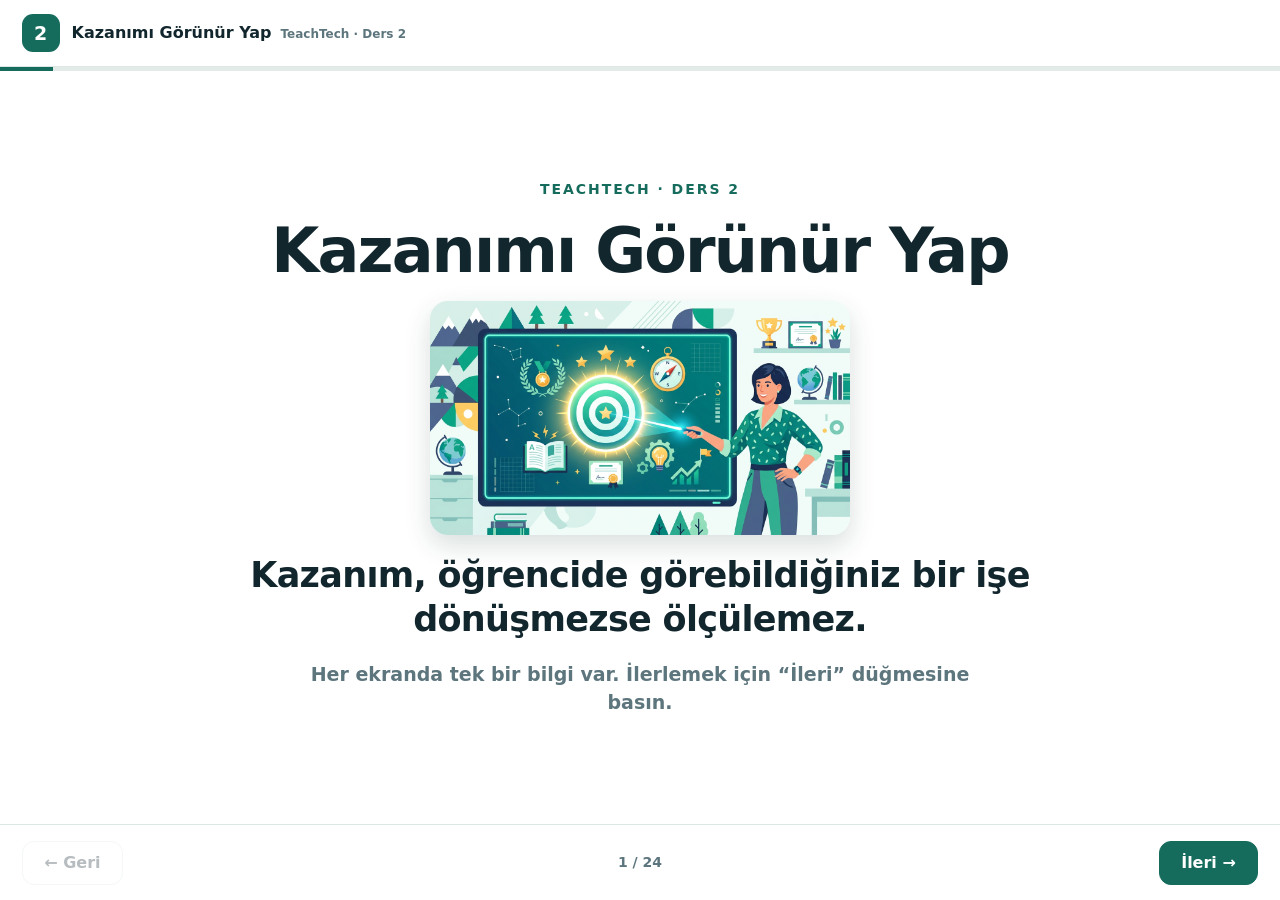
<file: ders2.html>
<!doctype html>
<html lang="tr">

<head>
  <meta charset="utf-8">
  <meta name="viewport" content="width=device-width, initial-scale=1, viewport-fit=cover">
  <meta name="theme-color" content="#156c5c">
  <meta name="description" content="Ders 2: Kazanımı gözlenebilir hedefe, kanıta ve başarı ölçütüne dönüştürme. Her ekranda tek bilgi, görsel ve kopyalanabilir örnek promptlar.">
  <title>TeachTech · Ders 2: Kazanımı Görünür Yap</title>
  <style>
    :root {
      --ink: #12262d;
      --muted: #5d757d;
      --line: #dbe7e3;
      --paper: #fff;
      --canvas: #eef5f3;
      --brand: #156c5c;
      --brand-dark: #0f4b40;
      --mint: #ddf2ea;
      --amber: #fff2d4;
      --amber-ink: #6b4f1d;
      --shadow: 0 14px 44px rgba(16, 52, 47, .12);
    }

    * { box-sizing: border-box; margin: 0; padding: 0 }

    html, body { width: 100%; height: 100dvh; overflow: hidden }

    body {
      display: flex;
      color: var(--ink);
      background: radial-gradient(circle at 10% 6%, #d3ede4, transparent 34%),
                  radial-gradient(circle at 94% 92%, #d9ebf0, transparent 32%), var(--canvas);
      font: 500 16px/1.5 "Plus Jakarta Sans", "Trebuchet MS", system-ui, sans-serif;
    }

    button { font: inherit; cursor: pointer }

    /* ---------- çerçeve ---------- */
    .app {
      flex: 1;
      min-width: 0;
      display: grid;
      grid-template-rows: auto minmax(0, 1fr) auto;
      background: var(--paper);
    }

    .topbar {
      display: flex;
      align-items: center;
      gap: 12px;
      padding: clamp(8px, 1.6vmin, 14px) clamp(12px, 2.4vmin, 26px);
      border-bottom: 1px solid var(--line);
    }

    .mark {
      width: clamp(28px, 4.6vmin, 38px);
      aspect-ratio: 1;
      display: grid;
      place-items: center;
      border-radius: 11px;
      color: #fff;
      background: var(--brand);
      font-weight: 800;
      font-size: clamp(14px, 2.2vmin, 19px);
    }

    /* baslik tek satir: ust bantta yukseklik kazandirir */
    .title { min-width: 0; display: flex; align-items: baseline; gap: 9px; overflow: hidden }
    .title strong { font-size: clamp(13px, 2vmin, 16px); font-weight: 800; white-space: nowrap; overflow: hidden; text-overflow: ellipsis }
    .title span { color: var(--muted); font-size: clamp(10px, 1.5vmin, 12px); font-weight: 700; white-space: nowrap }
    @media (max-width: 560px) { .title span { display: none } }

    .track { height: 4px; background: #e2ebe8 }
    .fill { height: 100%; width: 5%; background: var(--brand); transition: width .25s ease }

    /* ---------- sahne ---------- */
    main { position: relative; min-height: 0; overflow: hidden }

    .screen {
      position: absolute;
      inset: 0;
      display: none;
      padding: clamp(14px, 3vmin, 34px);
      overflow: auto;
    }
    /* uzun içerikte üstten kırpılmasın diye "safe center" */
    .screen.active {
      display: flex;
      flex-direction: column;
      align-items: center;
      justify-content: center;
      justify-content: safe center;
      animation: enter .22s ease;
    }
    @keyframes enter { from { opacity: 0; transform: translateY(10px) } to { opacity: 1; transform: none } }

    .card {
      width: min(900px, 100%);
      display: grid;
      justify-items: center;
      gap: clamp(10px, 2vmin, 20px);
      text-align: center;
    }

    .eyebrow {
      color: var(--brand);
      font-size: clamp(11px, 1.8vmin, 14px);
      font-weight: 800;
      letter-spacing: .14em;
      text-transform: uppercase;
    }

    .chip {
      padding: 6px 13px;
      border-radius: 99px;
      background: var(--mint);
      color: var(--brand-dark);
      font-size: clamp(12px, 2vmin, 15px);
      font-weight: 800;
    }

    h1 { font-size: clamp(32px, 7.4vmin, 62px); line-height: 1.05; letter-spacing: -.03em; font-weight: 800 }

    /* ekranın tek cümlesi */
    .line {
      font-size: clamp(22px, 4.6vmin, 42px);
      line-height: 1.26;
      letter-spacing: -.02em;
      font-weight: 800;
    }
    .line.calm { font-weight: 700; font-size: clamp(20px, 4vmin, 35px) }
    .line.small { font-size: clamp(18px, 3.5vmin, 30px) }

    .note {
      padding: clamp(14px, 2.6vmin, 26px) clamp(16px, 3vmin, 30px);
      border-radius: 18px;
      background: var(--mint);
      color: var(--brand-dark);
      font-size: clamp(22px, 4.6vmin, 40px);
      line-height: 1.28;
      font-weight: 800;
    }

    .sub { max-width: 660px; color: var(--muted); font-size: clamp(14px, 2.3vmin, 19px); font-weight: 600 }

    /* ---------- görseller ---------- */
    .photo {
      display: grid;
      width: min(100%, 420px);
    }
    .photo img {
      display: block;
      width: 100%;
      max-height: min(30vh, 280px);
      object-fit: cover;
      border-radius: 18px;
      box-shadow: 0 10px 26px rgba(20, 58, 52, .16);
    }

    .icon {
      width: clamp(56px, 10vmin, 96px);
      aspect-ratio: 1;
      padding: clamp(9px, 1.6vmin, 15px);
      border-radius: 20px;
      background: var(--mint);
      color: var(--brand-dark);
    }
    .icon svg { width: 100%; height: 100%; fill: none; stroke: currentColor; stroke-width: 1.7; stroke-linecap: round; stroke-linejoin: round }

    /* ---------- şema: hedef → kanıt → ölçüt ---------- */
    .flow {
      width: 100%;
      display: grid;
      grid-template-columns: 1fr auto 1fr auto 1fr;
      align-items: stretch;
      gap: clamp(8px, 1.6vmin, 16px);
    }
    .node {
      display: grid;
      justify-items: center;
      gap: 6px;
      padding: clamp(12px, 2.2vmin, 22px) clamp(10px, 1.8vmin, 18px);
      border: 1px solid var(--line);
      border-radius: 18px;
      background: #fff;
      box-shadow: var(--shadow);
    }
    .node .nico {
      width: clamp(38px, 6vmin, 58px);
      aspect-ratio: 1;
      padding: clamp(7px, 1.2vmin, 12px);
      border-radius: 15px;
      background: var(--mint);
      color: var(--brand-dark);
    }
    .node .nico svg { width: 100%; height: 100%; fill: none; stroke: currentColor; stroke-width: 1.8; stroke-linecap: round; stroke-linejoin: round }
    .node strong { font-size: clamp(17px, 3.1vmin, 27px); color: var(--brand-dark) }
    .node span { color: var(--muted); font-size: clamp(12px, 2vmin, 16px); font-weight: 700 }
    .arrow { align-self: center; color: var(--brand); font-size: clamp(22px, 3.6vmin, 34px); font-weight: 800; line-height: 1 }

    /* ---------- formül: eylem + içerik + koşul ---------- */
    .formula { width: 100%; display: flex; flex-wrap: wrap; align-items: center; justify-content: center; gap: clamp(8px, 1.6vmin, 16px) }
    .term {
      display: grid;
      gap: 4px;
      padding: clamp(11px, 2vmin, 20px) clamp(14px, 2.4vmin, 26px);
      border-radius: 16px;
      background: var(--mint);
      color: var(--brand-dark);
      font-size: clamp(18px, 3.3vmin, 30px);
      font-weight: 800;
    }
    .term span { color: var(--brand); font-size: clamp(10px, 1.6vmin, 13px); font-weight: 800; letter-spacing: .12em; text-transform: uppercase }
    .plus { color: var(--muted); font-size: clamp(20px, 3.2vmin, 30px); font-weight: 800 }

    /* ---------- karşılaştırma ---------- */
    .compare { width: 100%; display: grid; justify-items: center; gap: clamp(8px, 1.6vmin, 14px) }
    .box {
      width: 100%;
      padding: clamp(13px, 2.4vmin, 24px) clamp(15px, 2.8vmin, 28px);
      border-radius: 18px;
      font-size: clamp(18px, 3.5vmin, 31px);
      font-weight: 800;
      line-height: 1.3;
    }
    .box small { display: block; margin-bottom: 6px; font-size: clamp(10px, 1.7vmin, 13px); font-weight: 800; letter-spacing: .12em; text-transform: uppercase; opacity: .8 }
    .box.bad { border: 1px solid #e6d5b6; background: #fffaf0; color: var(--amber-ink) }
    .box.bad b { font-weight: 800; text-decoration: line-through; text-decoration-thickness: 2px }
    .box.good { border: 1px solid #b8dbd0; background: #f2fbf7; color: var(--brand-dark) }

    /* ---------- seçenek kartları ---------- */
    .options { width: 100%; display: grid; grid-template-columns: repeat(auto-fit, minmax(180px, 1fr)); gap: clamp(8px, 1.6vmin, 14px) }
    .opt {
      display: grid;
      justify-items: center;
      gap: 6px;
      padding: clamp(12px, 2.2vmin, 20px) clamp(10px, 1.8vmin, 16px);
      border: 1px solid var(--line);
      border-radius: 16px;
      background: #fff;
    }
    .opt b {
      width: clamp(28px, 4.4vmin, 36px);
      aspect-ratio: 1;
      display: grid;
      place-items: center;
      border-radius: 11px;
      background: #eef4f2;
      color: var(--muted);
      font-size: clamp(14px, 2.3vmin, 18px);
    }
    .opt strong { font-size: clamp(15px, 2.6vmin, 21px) }
    .opt span { color: var(--muted); font-size: clamp(12px, 2vmin, 16px); font-weight: 600 }
    .opt.pick { border-color: var(--brand); background: #f2fbf7; box-shadow: var(--shadow) }
    .opt.pick b { background: var(--brand); color: #fff }
    .opt.pick strong { color: var(--brand-dark) }

    /* ---------- öğrenci ölçüt kartı ---------- */
    .sheet {
      width: min(100%, 620px);
      display: grid;
      gap: clamp(8px, 1.5vmin, 14px);
      padding: clamp(15px, 2.6vmin, 26px);
      border: 1px solid var(--line);
      border-radius: 18px;
      background: #fff;
      box-shadow: var(--shadow);
      text-align: left;
    }
    .sheet h3 { color: var(--brand-dark); font-size: clamp(15px, 2.6vmin, 21px); font-weight: 800 }
    .sheet li {
      display: grid;
      grid-template-columns: auto 1fr;
      align-items: center;
      gap: 12px;
      list-style: none;
      font-size: clamp(16px, 2.9vmin, 24px);
      font-weight: 700;
    }
    .sheet li + li { margin-top: clamp(6px, 1.2vmin, 12px) }
    .tick {
      width: clamp(24px, 3.8vmin, 32px);
      aspect-ratio: 1;
      display: grid;
      place-items: center;
      border-radius: 9px;
      background: var(--mint);
      color: var(--brand-dark);
      font-size: clamp(14px, 2.2vmin, 18px);
      font-weight: 900;
    }

    /* ---------- kontrol kutuları ---------- */
    .quad { width: 100%; display: grid; grid-template-columns: repeat(auto-fit, minmax(200px, 1fr)); gap: clamp(8px, 1.6vmin, 14px) }
    .q {
      display: grid;
      justify-items: center;
      gap: 5px;
      padding: clamp(12px, 2.2vmin, 20px) clamp(10px, 1.8vmin, 16px);
      border: 1px solid var(--line);
      border-radius: 16px;
      background: #f8fbfa;
    }
    .q .tick { background: var(--brand); color: #fff }
    .q strong { font-size: clamp(15px, 2.6vmin, 21px); color: var(--brand-dark) }
    .q span { color: var(--muted); font-size: clamp(12px, 2vmin, 15px); font-weight: 600 }

    /* ---------- prompt kutusu ---------- */
    .prompt {
      width: 100%;
      padding: clamp(15px, 2.8vmin, 28px) clamp(16px, 3vmin, 30px);
      border: 1px solid #b8dbd0;
      border-radius: 18px;
      background: #f8fdfb;
      box-shadow: var(--shadow);
      color: var(--ink);
      font-size: clamp(18px, 3.3vmin, 28px);
      line-height: 1.42;
      font-weight: 700;
      text-align: left;
    }
    .prompt em { color: var(--brand); font-style: normal; font-weight: 800 }

    .copy {
      min-height: 46px;
      padding: 10px 26px;
      border: 0;
      border-radius: 11px;
      color: #fff;
      background: var(--brand);
      font-size: clamp(14px, 2.3vmin, 17px);
      font-weight: 800;
    }
    .copy:hover { background: var(--brand-dark) }

    .warn {
      padding: clamp(14px, 2.6vmin, 26px);
      border-radius: 18px;
      background: var(--amber);
      color: var(--amber-ink);
      font-size: clamp(21px, 4.3vmin, 37px);
      line-height: 1.28;
      font-weight: 800;
    }

    .password {
      padding: clamp(12px, 2.2vmin, 20px) clamp(20px, 3.4vmin, 34px);
      border-radius: 16px;
      background: var(--brand-dark);
      color: #fff;
    }
    .password span { display: block; color: #a9e0d1; font-size: clamp(10px, 1.6vmin, 12px); font-weight: 800; letter-spacing: .12em; text-transform: uppercase }
    .password strong { display: block; margin-top: 4px; font-size: clamp(26px, 5.2vmin, 44px); font-weight: 800; letter-spacing: .02em }

    /* ---------- alt gezinme ---------- */
    .bottom {
      display: grid;
      grid-template-columns: 1fr auto 1fr;
      align-items: center;
      gap: 10px;
      padding: clamp(9px, 1.7vmin, 16px) clamp(12px, 2.4vmin, 26px);
      border-top: 1px solid var(--line);
      background: #fff;
    }

    .nav {
      min-height: 44px;
      padding: 9px clamp(12px, 2.4vmin, 22px);
      border: 1px solid var(--line);
      border-radius: 12px;
      background: #fff;
      font-size: clamp(13px, 2vmin, 16px);
      font-weight: 800;
      color: var(--ink);
    }
    .nav:hover:not(:disabled) { background: #f2f8f6 }
    .nav.go { justify-self: end; color: #fff; border-color: var(--brand); background: var(--brand) }
    .nav.go:hover { background: var(--brand-dark) }
    .nav.back { justify-self: start }
    .nav:disabled { opacity: .3; cursor: default }

    .counter { color: var(--muted); font-size: clamp(11px, 1.8vmin, 14px); font-weight: 800; white-space: nowrap }

    .toast {
      position: fixed;
      left: 50%;
      bottom: 84px;
      z-index: 5;
      padding: 11px 18px;
      border-radius: 11px;
      color: #fff;
      background: #14424a;
      font-size: 14px;
      font-weight: 800;
      opacity: 0;
      transform: translate(-50%, 12px);
      transition: .2s;
      pointer-events: none;
    }
    .toast.show { opacity: 1; transform: translate(-50%, 0) }

    @media (max-width: 520px) {
      .flow { grid-template-columns: 1fr }
      .flow .arrow { transform: rotate(90deg); font-size: 18px }
      .node { grid-template-columns: auto 1fr; justify-items: start; align-items: center; text-align: left; gap: 2px 12px; padding: 10px 14px }
      .node .nico { grid-row: span 2 }
    }

    /* dar/kisa cercevede kaydirma olmasin diye bosluklari sikistir (yazi boyutu korunur) */
    @media (max-height: 620px), (max-width: 760px) {
      .screen { padding: clamp(8px, 1.8vmin, 18px) }
      .card { gap: clamp(5px, 1.2vmin, 12px) }
      .copy { min-height: 38px; padding: 7px 20px }
      .photo img { max-height: min(22vh, 190px) }
      .prompt { padding: clamp(11px, 2.1vmin, 20px) clamp(13px, 2.3vmin, 22px) }
      .note, .warn { padding: clamp(11px, 2vmin, 18px) clamp(13px, 2.3vmin, 22px) }
      .sheet { padding: clamp(11px, 2.1vmin, 20px); gap: 6px }
      .sheet li + li { margin-top: 6px }
      .node { padding: clamp(9px, 1.7vmin, 16px) clamp(7px, 1.3vmin, 12px) }
      .opt, .q { padding: clamp(9px, 1.8vmin, 16px) clamp(8px, 1.5vmin, 14px) }
      .box { padding: clamp(10px, 2vmin, 18px) clamp(13px, 2.3vmin, 22px) }
      .password { padding: clamp(9px, 1.8vmin, 16px) clamp(16px, 3vmin, 28px) }
    }

    /* kisa cerceve: once bosluk, sonra yazi kademeli kucululur -> kaydirma olusmaz */
    @media (max-height: 580px) {
      h1 { font-size: clamp(24px, 6vmin, 44px) }
      .line { font-size: clamp(17px, 3.7vmin, 30px) }
      .line.calm { font-size: clamp(16px, 3.3vmin, 26px) }
      .line.small { font-size: clamp(15px, 3vmin, 24px) }
      .note { font-size: clamp(17px, 3.7vmin, 30px) }
      .warn { font-size: clamp(16px, 3.5vmin, 28px) }
      .prompt { font-size: clamp(14px, 2.9vmin, 22px) }
      .sub { font-size: clamp(12px, 2vmin, 16px) }
      .sheet li { font-size: clamp(13px, 2.5vmin, 19px) }
      .box { font-size: clamp(15px, 3vmin, 24px) }
      .node strong, .opt strong, .q strong { font-size: clamp(13px, 2.3vmin, 19px) }
      .term { font-size: clamp(15px, 2.9vmin, 24px) }
      .icon { width: clamp(42px, 8vmin, 68px) }
      .icon.big { width: clamp(64px, 13vmin, 110px) }
    }

    @media (max-height: 450px) {
      h1 { font-size: clamp(20px, 5vmin, 34px) }
      .line { font-size: clamp(15px, 3.2vmin, 24px) }
      .line.calm, .line.small { font-size: clamp(14px, 2.9vmin, 21px) }
      .note { font-size: clamp(15px, 3.2vmin, 24px) }
      .warn { font-size: clamp(14px, 3vmin, 22px) }
      .prompt { font-size: clamp(13px, 2.6vmin, 19px) }
      .sheet li { font-size: clamp(12px, 2.3vmin, 17px) }
      .box { font-size: clamp(13px, 2.7vmin, 20px) }
      .eyebrow, .chip { font-size: 11px }
      .chip { padding: 4px 10px }
      .copy { min-height: 32px; padding: 5px 16px; font-size: 12px }
      .topbar { padding: 4px 10px; gap: 9px }
      .mark { width: clamp(22px, 3.6vmin, 28px); border-radius: 9px; font-size: 13px }
      .title strong { font-size: 13px }
      .bottom { padding: 6px 12px }
      .nav { min-height: 36px; padding: 6px 12px; font-size: 12px }
      .password strong { font-size: clamp(20px, 4vmin, 30px) }
      .photo img { max-height: min(20vh, 130px) }
      .sheet li { font-size: clamp(11px, 2.1vmin, 15px) }
      .sheet li + li { margin-top: 4px }
      /* kisa cercevede sema yatay kalsin; dikey yigilma yer yemesin */
      .flow { flex-direction: row }
      .flow .arrow { transform: none; font-size: 13px }
      .node { grid-template-columns: 1fr; justify-items: center; text-align: center; padding: 7px 5px; gap: 2px }
      .node .nico { display: none }
      .node span { font-size: 10px; line-height: 1.15 }
      .opt span, .q span { font-size: 10px; line-height: 1.15 }
      .term { padding: 7px 11px }
      .compare { gap: 4px }
      .box { padding: 8px 12px; font-size: clamp(12px, 2.5vmin, 18px) }
      .box small { margin-bottom: 2px; font-size: 9px }
      .quad, .options { gap: 5px }
      .q, .opt { padding: 7px 8px; gap: 2px }
      .q .tick, .sheet .tick { width: 19px; border-radius: 7px; font-size: 11px }
      .sheet { padding: 9px 12px; gap: 4px }
      .sheet h3 { font-size: 12px }
      .opt b { width: 22px; border-radius: 8px; font-size: 12px }
    }

    @media (max-height: 400px) {
      .photo, .icon { display: none }
    }

    @media (prefers-reduced-motion: reduce) {
      *, *::before, *::after { animation: none !important; transition: none !important }
    }
  </style>
</head>

<body>
  <svg width="0" height="0" style="position:absolute" aria-hidden="true">
    <defs>
      <symbol id="i-target" viewBox="0 0 24 24"><circle cx="12" cy="12" r="8.5" /><circle cx="12" cy="12" r="4.8" /><circle cx="12" cy="12" r="1.4" /></symbol>
      <symbol id="i-eye" viewBox="0 0 24 24"><path d="M2.8 12S6.5 5.8 12 5.8 21.2 12 21.2 12 17.5 18.2 12 18.2 2.8 12 2.8 12z" /><circle cx="12" cy="12" r="2.9" /></symbol>
      <symbol id="i-puzzle" viewBox="0 0 24 24"><path d="M10 4h4v2.2a1.8 1.8 0 1 0 3.6 0V4H20v4h-2.2a1.8 1.8 0 1 0 0 3.6H20V20h-4.4v-2.2a1.8 1.8 0 1 0-3.6 0V20H4v-4.4h2.2a1.8 1.8 0 1 0 0-3.6H4V8h6z" /></symbol>
      <symbol id="i-check" viewBox="0 0 24 24"><path d="M4.5 6.5h9" /><path d="M4.5 12h9" /><path d="M4.5 17.5h6" /><path d="m16 15.5 2.2 2.2 4-4.4" /></symbol>
      <symbol id="i-ruler" viewBox="0 0 24 24"><path d="M3.5 15.5 15.5 3.5l5 5-12 12z" /><path d="m7.5 11.5 2 2" /><path d="m10.5 8.5 2 2" /><path d="m13.5 5.5 2 2" /></symbol>
      <symbol id="i-book" viewBox="0 0 24 24"><path d="M4 5.5A1.5 1.5 0 0 1 5.5 4H11v16H5.5A1.5 1.5 0 0 1 4 18.5z" /><path d="M20 5.5A1.5 1.5 0 0 0 18.5 4H13v16h5.5a1.5 1.5 0 0 0 1.5-1.5z" /></symbol>
      <symbol id="i-shapes" viewBox="0 0 24 24"><rect x="3" y="13" width="8" height="8" rx="1.5" /><circle cx="17" cy="17" r="4" /><path d="M11 3.5 15.5 11h-9z" /></symbol>
      <symbol id="i-leaf" viewBox="0 0 24 24"><path d="M5 19c-1.5-6 2.5-12 14-13 1 9-3.5 14-9.5 14-1.9 0-3.4-.4-4.5-1z" /><path d="M6.5 17.5C9 14 12 11.6 16 10" /></symbol>
      <symbol id="i-exit" viewBox="0 0 24 24"><rect x="3.5" y="5" width="13" height="14" rx="2" /><path d="M20.5 12h-6" /><path d="m17.5 9 3 3-3 3" /></symbol>
      <symbol id="i-layers" viewBox="0 0 24 24"><path d="m12 3 8.5 4.5L12 12 3.5 7.5z" /><path d="m4 12 8 4.3 8-4.3" /><path d="m4 16.5 8 4.3 8-4.3" /></symbol>
      <symbol id="i-swap" viewBox="0 0 24 24"><path d="M4 8.5h14" /><path d="m15 5.5 3 3-3 3" /><path d="M20 15.5H6" /><path d="m9 12.5-3 3 3 3" /></symbol>
      <symbol id="i-wand" viewBox="0 0 24 24"><path d="m4 20 10-10" /><path d="m13.5 5.5 1 2.2 2.2 1-2.2 1-1 2.2-1-2.2-2.2-1 2.2-1z" /><path d="M19 13.5l.7 1.5 1.5.7-1.5.7-.7 1.5-.7-1.5-1.5-.7 1.5-.7z" /></symbol>
      <symbol id="i-shield" viewBox="0 0 24 24"><path d="M12 3.5 19 6v6c0 4.2-3 7.3-7 8.5-4-1.2-7-4.3-7-8.5V6z" /><path d="M12 9v4" /><path d="M12 16h.01" /></symbol>
      <symbol id="i-flag" viewBox="0 0 24 24"><path d="M6 21V4" /><path d="M6 4.5h11l-2 3.5 2 3.5H6z" /></symbol>
    </defs>
  </svg>

  <div class="app">
    <header>
      <div class="topbar">
        <div class="mark">2</div>
        <div class="title">
          <strong>Kazanımı Görünür Yap</strong>
          <span>TeachTech · Ders 2</span>
        </div>
      </div>
      <div class="track"><div class="fill" id="fill"></div></div>
    </header>

    <main id="main">

      <!-- 1 -->
      <section class="screen active">
        <div class="card">
          <p class="eyebrow">TeachTech · Ders 2</p>
          <h1>Kazanımı Görünür Yap</h1>
          <figure class="photo"><img src="assets/ders2-learning-outcomes.jpg" alt="Kazanımları inceleyen öğretmen" loading="eager"></figure>
          <p class="line calm">Kazanım, öğrencide görebildiğiniz bir işe dönüşmezse ölçülemez.</p>
          <p class="sub">Her ekranda tek bir bilgi var. İlerlemek için “İleri” düğmesine basın.</p>
        </div>
      </section>

      <!-- 2 -->
      <section class="screen">
        <div class="card">
          <p class="eyebrow">Bugünün tek bilgisi</p>
          <p class="note">Önce öğrencinin ne yapacağını yazın, sonra bunu neyle göstereceğini.</p>
        </div>
      </section>

      <!-- 3 -->
      <section class="screen">
        <div class="card">
          <p class="eyebrow">Üç adımlık şema</p>
          <div class="flow">
            <div class="node">
              <div class="nico"><svg><use href="#i-target" /></svg></div>
              <strong>Hedef</strong>
              <span>Öğrenci ne yapacak?</span>
            </div>
            <div class="arrow">→</div>
            <div class="node">
              <div class="nico"><svg><use href="#i-eye" /></svg></div>
              <strong>Kanıt</strong>
              <span>Neyi görürsem anlarım?</span>
            </div>
            <div class="arrow">→</div>
            <div class="node">
              <div class="nico"><svg><use href="#i-check" /></svg></div>
              <strong>Ölçüt</strong>
              <span>İyi iş nasıl görünür?</span>
            </div>
          </div>
          <p class="sub">Her ders bu üç kutu ile kurulur.</p>
        </div>
      </section>

      <!-- 4 -->
      <section class="screen">
        <div class="card">
          <p class="eyebrow">Kısa kural</p>
          <div class="icon"><svg><use href="#i-eye" /></svg></div>
          <p class="line">Hedef görünmüyorsa, öğrenme de ölçülemez.</p>
        </div>
      </section>

      <!-- 5 -->
      <section class="screen">
        <div class="card">
          <p class="eyebrow">Hedef formülü</p>
          <div class="formula">
            <div class="term"><span>Eylem</span>sınıflandırır</div>
            <div class="plus">+</div>
            <div class="term"><span>İçerik</span>maddeleri</div>
            <div class="plus">+</div>
            <div class="term"><span>Koşul</span>8 örnekle</div>
          </div>
          <p class="line small">Hedef = eylem + içerik + koşul.</p>
        </div>
      </section>

      <!-- 6 -->
      <section class="screen">
        <div class="card">
          <p class="eyebrow">Fiili değiştirin</p>
          <div class="compare">
            <div class="box bad"><small>Belirsiz</small><b>anlar · bilir · öğrenir · fark eder</b></div>
            <div class="arrow">↓</div>
            <div class="box good"><small>Gözlenebilir</small>yazar · sınıflandırır · karşılaştırır · gösterir</div>
          </div>
        </div>
      </section>

      <!-- 7 -->
      <section class="screen">
        <div class="card">
          <p class="eyebrow">Aynı hedefin iki hâli</p>
          <div class="compare">
            <div class="box bad"><small>Belirsiz hedef</small>“Ana fikri anlar.”</div>
            <div class="arrow">↓</div>
            <div class="box good"><small>Gözlenebilir hedef</small>“Metnin ana fikrini yazar ve iki ayrıntıyla destekler.”</div>
          </div>
        </div>
      </section>

      <!-- 8 -->
      <section class="screen">
        <div class="card">
          <p class="chip">Hedef: “iki karakteri karşılaştırır”</p>
          <div class="options">
            <div class="opt">
              <b>A</b>
              <strong>Karakter listesi</strong>
              <span>Hatırlamayı gösterir.</span>
            </div>
            <div class="opt pick">
              <b>✓</b>
              <strong>Venn şeması + 2 kanıt</strong>
              <span>Karşılaştırmayı gösterir.</span>
            </div>
            <div class="opt">
              <b>C</b>
              <strong>Metnin özeti</strong>
              <span>Özetlemeyi gösterir.</span>
            </div>
          </div>
          <p class="line small">Kanıt, hedefteki fiili göstermelidir.</p>
        </div>
      </section>

      <!-- 9 -->
      <section class="screen">
        <div class="card">
          <p class="eyebrow">Öğrenci kartı</p>
          <div class="sheet">
            <h3>Başardım mı?</h3>
            <ul>
              <li><span class="tick">✓</span>Maddeleri doğru gruba yerleştirdim.</li>
              <li><span class="tick">✓</span>İki kararımı örnekle açıkladım.</li>
              <li><span class="tick">✓</span>Grup adlarını açık yazdım.</li>
            </ul>
          </div>
          <p class="line small">Ölçütü öğrencinin diliyle yazın.</p>
        </div>
      </section>

      <!-- 10 -->
      <section class="screen">
        <div class="card">
          <p class="eyebrow">Sınır</p>
          <figure class="photo"><img src="assets/ders2-success-criteria.jpg" alt="Başarı ölçütlerini yazan öğretmen" loading="lazy"></figure>
          <p class="line">En fazla üç ölçüt yazın; fazlası öğrenciyi kaybettirir.</p>
        </div>
      </section>

      <!-- 11 -->
      <section class="screen">
        <div class="card">
          <p class="chip">Kazanım → Hedef</p>
          <div class="icon"><svg><use href="#i-swap" /></svg></div>
          <div class="prompt" id="p1">Şu kazanımı 40 dakikalık tek ders için gözlenebilir bir hedefe dönüştür: <em>[kazanımı buraya yapıştırın]</em>. “Anlar, bilir” gibi fiiller kullanma. Tek hedef yaz.</div>
          <button class="copy" data-copy="p1" type="button">Kopyala</button>
        </div>
      </section>

      <!-- 12 -->
      <section class="screen">
        <div class="card">
          <p class="chip">Hedef + kanıt + ölçüt</p>
          <div class="icon"><svg><use href="#i-layers" /></svg></div>
          <div class="prompt" id="p2"><em>[Sınıf]</em> <em>[ders]</em> için şu kazanımı değiştirmeden 1 gözlenebilir hedef, 1 öğrenci ürünü ve öğrenci dilinde 3 başarı ölçütü yaz. Kazanım: <em>[kazanım]</em></div>
          <button class="copy" data-copy="p2" type="button">Kopyala</button>
        </div>
      </section>

      <!-- 13 -->
      <section class="screen">
        <div class="card">
          <p class="chip">Belirsiz fiili düzelt</p>
          <div class="icon"><svg><use href="#i-wand" /></svg></div>
          <div class="prompt" id="p3">Aşağıdaki hedefte belirsiz fiiller var. Her birini sınıfta gözlenebilecek bir eyleme çevir ve yeni hedefi tek cümle yaz. Hedef: <em>[hedefi buraya yazın]</em></div>
          <button class="copy" data-copy="p3" type="button">Kopyala</button>
        </div>
      </section>

      <!-- 14 -->
      <section class="screen">
        <div class="card">
          <p class="chip">Öğrenci dilinde ölçüt</p>
          <div class="icon"><svg><use href="#i-check" /></svg></div>
          <div class="prompt" id="p4">Şu hedef için “Başardım” ölçütleri yaz. 3 madde olsun, her madde “Ben…” diye başlasın ve 2. sınıf öğrencisinin anlayacağı sadelikte olsun. Hedef: <em>[hedef]</em></div>
          <button class="copy" data-copy="p4" type="button">Kopyala</button>
        </div>
      </section>

      <!-- 15 -->
      <section class="screen">
        <div class="card">
          <p class="chip">Hangi ürün kanıt olur?</p>
          <div class="icon"><svg><use href="#i-puzzle" /></svg></div>
          <div class="prompt" id="p5">Şu hedefi hangi öğrenci ürünü görünür kılar? 3 farklı ürün öner ve her birinin hedefteki fiili gösterip göstermediğini tek cümleyle değerlendir. Hedef: <em>[hedef]</em></div>
          <button class="copy" data-copy="p5" type="button">Kopyala</button>
        </div>
      </section>

      <!-- 16 -->
      <section class="screen">
        <div class="card">
          <p class="chip">Matematik · Kesirler</p>
          <div class="icon"><svg><use href="#i-shapes" /></svg></div>
          <div class="prompt" id="p6">4. sınıf “kesirleri karşılaştırma” kazanımı için 1 gözlenebilir hedef ve bunu gösterecek 1 öğrenci ürünü yaz. Ürün 15 dakikada tamamlanabilsin.</div>
          <button class="copy" data-copy="p6" type="button">Kopyala</button>
        </div>
      </section>

      <!-- 17 -->
      <section class="screen">
        <div class="card">
          <p class="chip">Türkçe · Okuma</p>
          <div class="icon"><svg><use href="#i-book" /></svg></div>
          <div class="prompt" id="p7">2. sınıf “okuduğu metnin ana fikrini belirler” kazanımı için hedef, öğrenci ürünü ve 3 ölçüt yaz. Ölçütler öğrencinin kendi kendine kontrol edebileceği kadar sade olsun.</div>
          <button class="copy" data-copy="p7" type="button">Kopyala</button>
        </div>
      </section>

      <!-- 18 -->
      <section class="screen">
        <div class="card">
          <p class="chip">Hayat Bilgisi · Fen</p>
          <div class="icon"><svg><use href="#i-leaf" /></svg></div>
          <div class="prompt" id="p8">3. sınıf “canlıları özelliklerine göre sınıflandırma” kazanımı için hedef-kanıt-ölçüt üçlüsünü tablo hâlinde yaz. Yeni kazanım ekleme.</div>
          <button class="copy" data-copy="p8" type="button">Kopyala</button>
        </div>
      </section>

      <!-- 19 -->
      <section class="screen">
        <div class="card">
          <p class="chip">3 seviyeli ölçek</p>
          <div class="icon"><svg><use href="#i-ruler" /></svg></div>
          <div class="prompt" id="p9"><em>[Konu]</em> için üç satırlık basit bir değerlendirme ölçeği hazırla: “Başladım / Yolundayım / Başardım”. Her satır tek cümle ve öğrenci diliyle olsun.</div>
          <button class="copy" data-copy="p9" type="button">Kopyala</button>
        </div>
      </section>

      <!-- 20 -->
      <section class="screen">
        <div class="card">
          <p class="chip">Ders sonu · Çıkış kartı</p>
          <div class="icon"><svg><use href="#i-exit" /></svg></div>
          <div class="prompt" id="p10">Öğrencilerimin bu hedefe ulaşıp ulaşmadığını 3 dakikada görmek istiyorum. Ders sonunda soracağım 2 soruluk bir çıkış kartı yaz. Hedef: <em>[hedef]</em></div>
          <button class="copy" data-copy="p10" type="button">Kopyala</button>
        </div>
      </section>

      <!-- 21 -->
      <section class="screen">
        <div class="card">
          <p class="chip">Çıktı zayıfsa · Düzeltme</p>
          <div class="icon"><svg><use href="#i-swap" /></svg></div>
          <div class="prompt" id="p11">Taslağı yeniden düzenle. Kazanımın dışına çıkma, hedefte tek gözlenebilir fiil kullan, öğrenci ürününü bu fiille eşleştir, ölçütleri en fazla üç madde ve öğrenci dilinde yaz.</div>
          <button class="copy" data-copy="p11" type="button">Kopyala</button>
        </div>
      </section>

      <!-- 22 -->
      <section class="screen">
        <div class="card">
          <p class="eyebrow">Çıktıyı dört soruda kontrol edin</p>
          <div class="quad">
            <div class="q"><span class="tick">1</span><strong>Kazanıma uygun mu?</strong><span>Yeni kazanım eklenmemiş.</span></div>
            <div class="q"><span class="tick">2</span><strong>Hedef gözlenebilir mi?</strong><span>Öğrencinin eylemi açık.</span></div>
            <div class="q"><span class="tick">3</span><strong>Kanıt eşleşiyor mu?</strong><span>Ürün, hedefteki fiili gösteriyor.</span></div>
            <div class="q"><span class="tick">4</span><strong>Ölçütler sade mi?</strong><span>En fazla üç madde.</span></div>
          </div>
        </div>
      </section>

      <!-- 23 -->
      <section class="screen">
        <div class="card">
          <p class="eyebrow">Tek uyarı</p>
          <div class="icon"><svg><use href="#i-shield" /></svg></div>
          <p class="warn">Resmî kazanımı değiştirmeyin; yapay zekâ yeni kazanım eklemesin.</p>
        </div>
      </section>

      <!-- 24 -->
      <section class="screen">
        <div class="card">
          <p class="eyebrow">Ders 2 tamamlandı</p>
          <div class="icon"><svg><use href="#i-flag" /></svg></div>
          <p class="line">Bir hedef, bir kanıt, üç ölçüt: dersiniz artık ölçülebilir.</p>
          <div class="password"><span>Adım şifresi</span><strong>kazanım</strong></div>
        </div>
      </section>

    </main>

    <footer class="bottom">
      <button class="nav back" id="prev" type="button">← Geri</button>
      <span class="counter" id="counter">1 / 24</span>
      <button class="nav go" id="next" type="button">İleri →</button>
    </footer>
  </div>

  <div class="toast" id="toast" role="status" aria-live="polite"></div>

  <script>
    (() => {
      const screens = [...document.querySelectorAll('.screen')];
      const total = screens.length;
      const prev = document.getElementById('prev');
      const next = document.getElementById('next');
      const fill = document.getElementById('fill');
      const counter = document.getElementById('counter');
      const toast = document.getElementById('toast');
      let index = 0, timer;

      const say = text => {
        toast.textContent = text;
        toast.classList.add('show');
        clearTimeout(timer);
        timer = setTimeout(() => toast.classList.remove('show'), 1700);
      };

      const go = target => {
        index = Math.max(0, Math.min(total - 1, target));
        screens.forEach((screen, i) => screen.classList.toggle('active', i === index));
        screens[index].scrollTop = 0;
        fill.style.width = ((index + 1) / total * 100) + '%';
        counter.textContent = (index + 1) + ' / ' + total;
        prev.disabled = index === 0;
        next.textContent = index === total - 1 ? 'Başa dön ↺' : 'İleri →';
      };

      prev.onclick = () => go(index - 1);
      next.onclick = () => go(index === total - 1 ? 0 : index + 1);

      document.addEventListener('keydown', event => {
        if (event.key === 'ArrowRight') go(index + 1);
        if (event.key === 'ArrowLeft') go(index - 1);
      });

      let startX = null;
      const main = document.getElementById('main');
      main.addEventListener('touchstart', e => { startX = e.changedTouches[0].clientX; }, { passive: true });
      main.addEventListener('touchend', e => {
        if (startX === null) return;
        const delta = e.changedTouches[0].clientX - startX;
        if (Math.abs(delta) > 60) go(index + (delta < 0 ? 1 : -1));
        startX = null;
      }, { passive: true });

      document.querySelectorAll('[data-copy]').forEach(button => {
        button.onclick = async () => {
          const text = document.getElementById(button.dataset.copy).innerText.trim();
          try {
            await navigator.clipboard.writeText(text);
          } catch (_) {
            const area = document.createElement('textarea');
            area.value = text;
            document.body.appendChild(area);
            area.select();
            document.execCommand('copy');
            area.remove();
          }
          say('Prompt kopyalandı');
        };
      });

      go(0);
    })();
  </script>
</body>

</html>
</file>
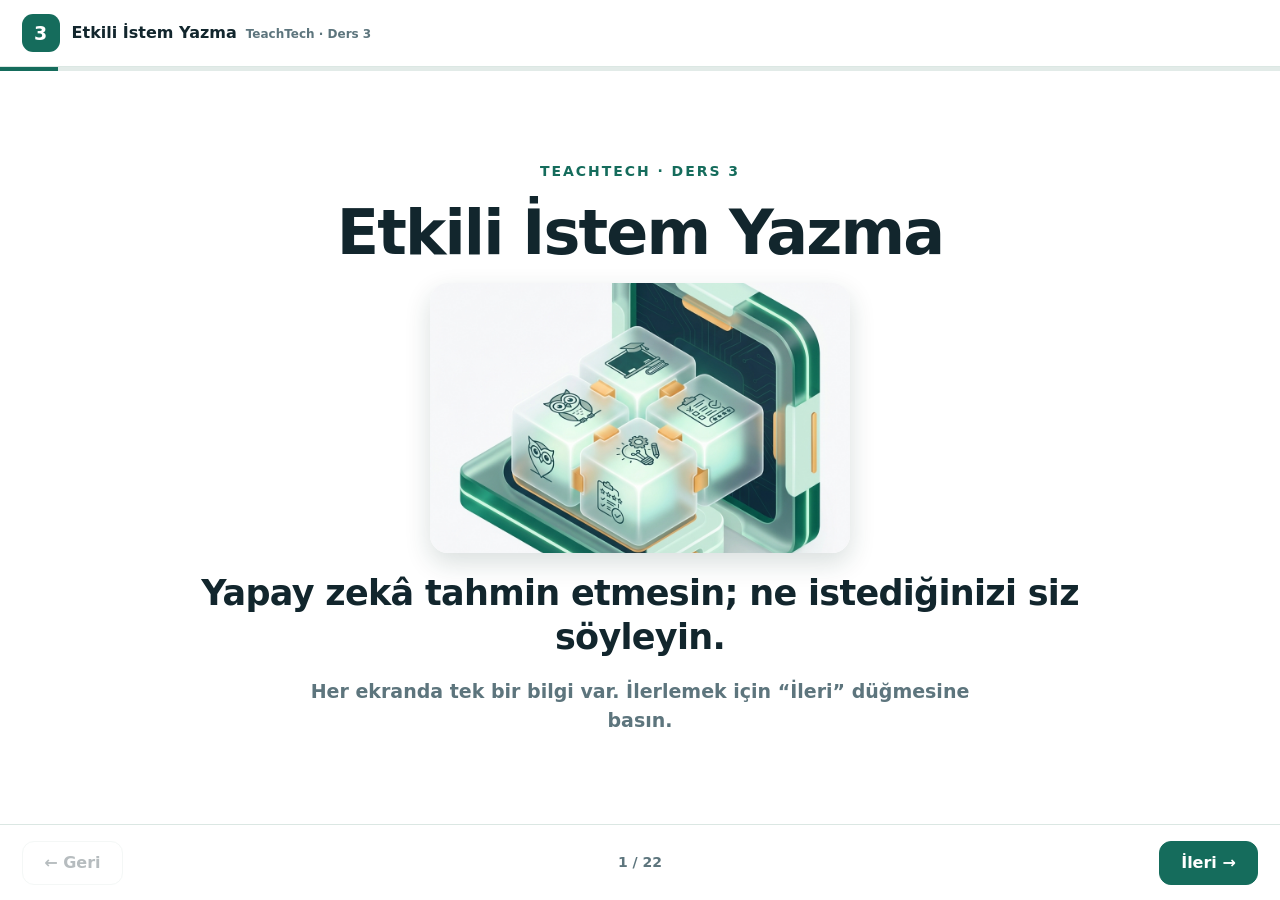
<file: ders3.html>
<!doctype html>
<html lang="tr">

<head>
  <meta charset="utf-8">
  <meta name="viewport" content="width=device-width, initial-scale=1, viewport-fit=cover">
  <meta name="theme-color" content="#156c5c">
  <meta name="description" content="Ders 3: Yapay zekâya etkili istem yazma. Her ekranda tek bilgi, görsel ve kopyalanabilir örnek promptlar.">
  <title>TeachTech &middot; Ders 3: Etkili İstem Yazma</title>
  <style>
    :root {
      --ink: #12262d;
      --muted: #5d757d;
      --line: #dbe7e3;
      --paper: #fff;
      --canvas: #eef5f3;
      --brand: #156c5c;
      --brand-dark: #0f4b40;
      --mint: #ddf2ea;
      --amber: #fff2d4;
      --amber-ink: #6b4f1d;
      --shadow: 0 14px 44px rgba(16, 52, 47, .12);
    }

    * { box-sizing: border-box; margin: 0; padding: 0 }

    html, body { width: 100%; height: 100dvh; overflow: hidden }

    body {
      display: flex;
      color: var(--ink);
      background: radial-gradient(circle at 10% 6%, #d3ede4, transparent 34%),
                  radial-gradient(circle at 94% 92%, #d9ebf0, transparent 32%), var(--canvas);
      font: 500 16px/1.5 "Plus Jakarta Sans", "Trebuchet MS", system-ui, sans-serif;
    }

    button { font: inherit; cursor: pointer }

    /* ---------- cerceve ---------- */
    .app { flex: 1; min-width: 0; display: grid; grid-template-rows: auto minmax(0, 1fr) auto; background: var(--paper) }

    .topbar {
      display: flex;
      align-items: center;
      gap: 12px;
      padding: clamp(8px, 1.6vmin, 14px) clamp(12px, 2.4vmin, 26px);
      border-bottom: 1px solid var(--line);
    }

    .mark {
      width: clamp(28px, 4.6vmin, 38px);
      aspect-ratio: 1;
      display: grid;
      place-items: center;
      border-radius: 11px;
      color: #fff;
      background: var(--brand);
      font-weight: 800;
      font-size: clamp(14px, 2.2vmin, 19px);
    }

    /* baslik tek satir: ust bantta yukseklik kazandirir */
    .title { min-width: 0; display: flex; align-items: baseline; gap: 9px; overflow: hidden }
    .title strong { font-size: clamp(13px, 2vmin, 16px); font-weight: 800; white-space: nowrap; overflow: hidden; text-overflow: ellipsis }
    .title span { color: var(--muted); font-size: clamp(10px, 1.5vmin, 12px); font-weight: 700; white-space: nowrap }
    @media (max-width: 560px) { .title span { display: none } }

    .track { height: 4px; background: #e2ebe8 }
    .fill { height: 100%; width: 5%; background: var(--brand); transition: width .25s ease }

    /* ---------- sahne ---------- */
    main { position: relative; min-height: 0; overflow: hidden }

    .screen { position: absolute; inset: 0; display: none; padding: clamp(14px, 3vmin, 34px); overflow: auto }
    /* uzun icerikte ustten kirpilmasin diye "safe center" */
    .screen.active {
      display: flex;
      flex-direction: column;
      align-items: center;
      justify-content: center;
      justify-content: safe center;
      animation: enter .22s ease;
    }
    @keyframes enter { from { opacity: 0; transform: translateY(10px) } to { opacity: 1; transform: none } }

    .card { width: min(900px, 100%); display: grid; justify-items: center; gap: clamp(10px, 2vmin, 20px); text-align: center }

    .eyebrow { color: var(--brand); font-size: clamp(11px, 1.8vmin, 14px); font-weight: 800; letter-spacing: .14em; text-transform: uppercase }

    .chip { padding: 6px 13px; border-radius: 99px; background: var(--mint); color: var(--brand-dark); font-size: clamp(12px, 2vmin, 15px); font-weight: 800 }

    h1 { font-size: clamp(32px, 7.4vmin, 62px); line-height: 1.05; letter-spacing: -.03em; font-weight: 800 }

    /* ekranin tek cumlesi */
    .line { font-size: clamp(22px, 4.6vmin, 42px); line-height: 1.26; letter-spacing: -.02em; font-weight: 800 }
    .line.calm { font-weight: 700; font-size: clamp(20px, 4vmin, 35px) }
    .line.small { font-size: clamp(18px, 3.5vmin, 30px) }

    .note {
      padding: clamp(14px, 2.6vmin, 26px) clamp(16px, 3vmin, 30px);
      border-radius: 18px;
      background: var(--mint);
      color: var(--brand-dark);
      font-size: clamp(22px, 4.6vmin, 40px);
      line-height: 1.28;
      font-weight: 800;
    }

    .sub { max-width: 660px; color: var(--muted); font-size: clamp(14px, 2.3vmin, 19px); font-weight: 600 }

    /* ---------- gorseller ---------- */
    .photo { display: grid; width: min(100%, 420px) }
    .photo img {
      display: block;
      width: 100%;
      max-height: min(30vh, 280px);
      object-fit: cover;
      border-radius: 18px;
      box-shadow: 0 10px 26px rgba(20, 58, 52, .16);
    }

    .icon {
      width: clamp(56px, 10vmin, 96px);
      aspect-ratio: 1;
      padding: clamp(9px, 1.6vmin, 15px);
      border-radius: 20px;
      background: var(--mint);
      color: var(--brand-dark);
    }
    .icon.big { width: clamp(90px, 18vmin, 160px); border-radius: 28px }
    .icon svg { width: 100%; height: 100%; fill: none; stroke: currentColor; stroke-width: 1.7; stroke-linecap: round; stroke-linejoin: round }

    /* ---------- sema ---------- */
    .flow { width: 100%; display: flex; flex-wrap: nowrap; align-items: stretch; justify-content: center; gap: clamp(6px, 1.3vmin, 14px) }
    .node {
      flex: 1 1 0;
      min-width: 0;
      display: grid;
      justify-items: center;
      align-content: start;
      gap: 6px;
      padding: clamp(11px, 2vmin, 20px) clamp(8px, 1.4vmin, 14px);
      border: 1px solid var(--line);
      border-radius: 18px;
      background: #fff;
      box-shadow: var(--shadow);
    }
    .node .nico {
      width: clamp(34px, 5.4vmin, 54px);
      aspect-ratio: 1;
      padding: clamp(6px, 1.1vmin, 11px);
      border-radius: 14px;
      background: var(--mint);
      color: var(--brand-dark);
    }
    .node .nico svg { width: 100%; height: 100%; fill: none; stroke: currentColor; stroke-width: 1.8; stroke-linecap: round; stroke-linejoin: round }
    .node strong { font-size: clamp(15px, 2.7vmin, 24px); color: var(--brand-dark); line-height: 1.15 }
    .node span { color: var(--muted); font-size: clamp(11px, 1.85vmin, 15px); font-weight: 700; line-height: 1.25 }
    .arrow { align-self: center; color: var(--brand); font-size: clamp(20px, 3.2vmin, 30px); font-weight: 800; line-height: 1 }

    /* ---------- formul ---------- */
    .formula { width: 100%; display: flex; flex-wrap: wrap; align-items: center; justify-content: center; gap: clamp(8px, 1.6vmin, 16px) }
    .term {
      display: grid;
      gap: 4px;
      padding: clamp(11px, 2vmin, 20px) clamp(14px, 2.4vmin, 26px);
      border-radius: 16px;
      background: var(--mint);
      color: var(--brand-dark);
      font-size: clamp(18px, 3.3vmin, 30px);
      font-weight: 800;
    }
    .term span { color: var(--brand); font-size: clamp(10px, 1.6vmin, 13px); font-weight: 800; letter-spacing: .12em; text-transform: uppercase }
    .plus { color: var(--muted); font-size: clamp(20px, 3.2vmin, 30px); font-weight: 800 }

    /* ---------- karsilastirma ---------- */
    .compare { width: 100%; display: grid; justify-items: center; gap: clamp(8px, 1.6vmin, 14px) }
    .box { width: 100%; padding: clamp(13px, 2.4vmin, 24px) clamp(15px, 2.8vmin, 28px); border-radius: 18px; font-size: clamp(18px, 3.5vmin, 31px); font-weight: 800; line-height: 1.3 }
    .box small { display: block; margin-bottom: 6px; font-size: clamp(10px, 1.7vmin, 13px); font-weight: 800; letter-spacing: .12em; text-transform: uppercase; opacity: .8 }
    .box.bad { border: 1px solid #e6d5b6; background: #fffaf0; color: var(--amber-ink) }
    .box.good { border: 1px solid #b8dbd0; background: #f2fbf7; color: var(--brand-dark) }

    /* ---------- secenek kartlari ---------- */
    .options { width: 100%; display: grid; grid-template-columns: repeat(auto-fit, minmax(180px, 1fr)); gap: clamp(8px, 1.6vmin, 14px) }
    .opt { display: grid; justify-items: center; align-content: start; gap: 6px; padding: clamp(12px, 2.2vmin, 20px) clamp(10px, 1.8vmin, 16px); border: 1px solid var(--line); border-radius: 16px; background: #fff }
    .opt b { width: clamp(28px, 4.4vmin, 36px); aspect-ratio: 1; display: grid; place-items: center; border-radius: 11px; background: #eef4f2; color: var(--muted); font-size: clamp(14px, 2.3vmin, 18px) }
    .opt strong { font-size: clamp(15px, 2.6vmin, 21px) }
    .opt span { color: var(--muted); font-size: clamp(12px, 2vmin, 16px); font-weight: 600 }
    .opt.pick { border-color: var(--brand); background: #f2fbf7; box-shadow: var(--shadow) }
    .opt.pick b { background: var(--brand); color: #fff }
    .opt.pick strong { color: var(--brand-dark) }

    /* ---------- ogrenci karti ---------- */
    .sheet {
      width: min(100%, 640px);
      display: grid;
      gap: clamp(8px, 1.5vmin, 14px);
      padding: clamp(15px, 2.6vmin, 26px);
      border: 1px solid var(--line);
      border-radius: 18px;
      background: #fff;
      box-shadow: var(--shadow);
      text-align: left;
    }
    .sheet h3 { color: var(--brand-dark); font-size: clamp(15px, 2.6vmin, 21px); font-weight: 800 }
    .sheet li { display: grid; grid-template-columns: auto 1fr; align-items: center; gap: 12px; list-style: none; font-size: clamp(15px, 2.8vmin, 23px); font-weight: 700 }
    .sheet li + li { margin-top: clamp(6px, 1.2vmin, 12px) }
    .tick { width: clamp(24px, 3.8vmin, 32px); aspect-ratio: 1; display: grid; place-items: center; border-radius: 9px; background: var(--mint); color: var(--brand-dark); font-size: clamp(13px, 2.1vmin, 17px); font-weight: 900 }

    /* ---------- kontrol kutulari ---------- */
    .quad { width: 100%; display: grid; grid-template-columns: repeat(auto-fit, minmax(195px, 1fr)); gap: clamp(8px, 1.6vmin, 14px) }
    .q { display: grid; justify-items: center; align-content: start; gap: 5px; padding: clamp(12px, 2.2vmin, 20px) clamp(10px, 1.8vmin, 16px); border: 1px solid var(--line); border-radius: 16px; background: #f8fbfa }
    .q .tick { background: var(--brand); color: #fff }
    .q strong { font-size: clamp(15px, 2.6vmin, 21px); color: var(--brand-dark); line-height: 1.2 }
    .q span { color: var(--muted); font-size: clamp(12px, 2vmin, 15px); font-weight: 600; line-height: 1.25 }

    /* ---------- prompt kutusu ---------- */
    .prompt {
      width: 100%;
      padding: clamp(15px, 2.8vmin, 28px) clamp(16px, 3vmin, 30px);
      border: 1px solid #b8dbd0;
      border-radius: 18px;
      background: #f8fdfb;
      box-shadow: var(--shadow);
      color: var(--ink);
      font-size: clamp(18px, 3.3vmin, 28px);
      line-height: 1.42;
      font-weight: 700;
      text-align: left;
    }
    .prompt em { color: var(--brand); font-style: normal; font-weight: 800 }

    .copy { min-height: 46px; padding: 10px 26px; border: 0; border-radius: 11px; color: #fff; background: var(--brand); font-size: clamp(14px, 2.3vmin, 17px); font-weight: 800 }
    .copy:hover { background: var(--brand-dark) }

    .warn { padding: clamp(14px, 2.6vmin, 26px); border-radius: 18px; background: var(--amber); color: var(--amber-ink); font-size: clamp(21px, 4.3vmin, 37px); line-height: 1.28; font-weight: 800 }

    .password { padding: clamp(12px, 2.2vmin, 20px) clamp(20px, 3.4vmin, 34px); border-radius: 16px; background: var(--brand-dark); color: #fff }
    .password span { display: block; color: #a9e0d1; font-size: clamp(10px, 1.6vmin, 12px); font-weight: 800; letter-spacing: .12em; text-transform: uppercase }
    .password strong { display: block; margin-top: 4px; font-size: clamp(26px, 5.2vmin, 44px); font-weight: 800; letter-spacing: .02em }

    /* ---------- alt gezinme ---------- */
    .bottom {
      display: grid;
      grid-template-columns: 1fr auto 1fr;
      align-items: center;
      gap: 10px;
      padding: clamp(9px, 1.7vmin, 16px) clamp(12px, 2.4vmin, 26px);
      border-top: 1px solid var(--line);
      background: #fff;
    }

    .nav { min-height: 44px; padding: 9px clamp(12px, 2.4vmin, 22px); border: 1px solid var(--line); border-radius: 12px; background: #fff; font-size: clamp(13px, 2vmin, 16px); font-weight: 800; color: var(--ink) }
    .nav:hover:not(:disabled) { background: #f2f8f6 }
    .nav.go { justify-self: end; color: #fff; border-color: var(--brand); background: var(--brand) }
    .nav.go:hover { background: var(--brand-dark) }
    .nav.back { justify-self: start }
    .nav:disabled { opacity: .3; cursor: default }

    .counter { color: var(--muted); font-size: clamp(11px, 1.8vmin, 14px); font-weight: 800; white-space: nowrap }

    .toast {
      position: fixed;
      left: 50%;
      bottom: 84px;
      z-index: 5;
      padding: 11px 18px;
      border-radius: 11px;
      color: #fff;
      background: #14424a;
      font-size: 14px;
      font-weight: 800;
      opacity: 0;
      transform: translate(-50%, 12px);
      transition: .2s;
      pointer-events: none;
    }
    .toast.show { opacity: 1; transform: translate(-50%, 0) }

    @media (max-width: 520px) {
      .flow { flex-direction: column }
      .flow .arrow { transform: rotate(90deg); font-size: 18px }
      .node { grid-template-columns: auto 1fr; justify-items: start; align-items: center; text-align: left; gap: 2px 12px; padding: 10px 14px }
      .node .nico { grid-row: span 2 }
    }

    /* dar/kisa cercevede kaydirma olmasin diye bosluklari sikistir (yazi boyutu korunur) */
    @media (max-height: 620px), (max-width: 760px) {
      .screen { padding: clamp(8px, 1.8vmin, 18px) }
      .card { gap: clamp(5px, 1.2vmin, 12px) }
      .copy { min-height: 38px; padding: 7px 20px }
      .photo img { max-height: min(22vh, 190px) }
      .prompt { padding: clamp(11px, 2.1vmin, 20px) clamp(13px, 2.3vmin, 22px) }
      .note, .warn { padding: clamp(11px, 2vmin, 18px) clamp(13px, 2.3vmin, 22px) }
      .sheet { padding: clamp(11px, 2.1vmin, 20px); gap: 6px }
      .sheet li + li { margin-top: 6px }
      .node { padding: clamp(9px, 1.7vmin, 16px) clamp(7px, 1.3vmin, 12px) }
      .opt, .q { padding: clamp(9px, 1.8vmin, 16px) clamp(8px, 1.5vmin, 14px) }
      .box { padding: clamp(10px, 2vmin, 18px) clamp(13px, 2.3vmin, 22px) }
      .password { padding: clamp(9px, 1.8vmin, 16px) clamp(16px, 3vmin, 28px) }
    }

    /* kisa cerceve: once bosluk, sonra yazi kademeli kucululur -> kaydirma olusmaz */
    @media (max-height: 580px) {
      h1 { font-size: clamp(24px, 6vmin, 44px) }
      .line { font-size: clamp(17px, 3.7vmin, 30px) }
      .line.calm { font-size: clamp(16px, 3.3vmin, 26px) }
      .line.small { font-size: clamp(15px, 3vmin, 24px) }
      .note { font-size: clamp(17px, 3.7vmin, 30px) }
      .warn { font-size: clamp(16px, 3.5vmin, 28px) }
      .prompt { font-size: clamp(14px, 2.9vmin, 22px) }
      .sub { font-size: clamp(12px, 2vmin, 16px) }
      .sheet li { font-size: clamp(13px, 2.5vmin, 19px) }
      .box { font-size: clamp(15px, 3vmin, 24px) }
      .node strong, .opt strong, .q strong { font-size: clamp(13px, 2.3vmin, 19px) }
      .term { font-size: clamp(15px, 2.9vmin, 24px) }
      .icon { width: clamp(42px, 8vmin, 68px) }
      .icon.big { width: clamp(64px, 13vmin, 110px) }
    }

    @media (max-height: 450px) {
      h1 { font-size: clamp(20px, 5vmin, 34px) }
      .line { font-size: clamp(15px, 3.2vmin, 24px) }
      .line.calm, .line.small { font-size: clamp(14px, 2.9vmin, 21px) }
      .note { font-size: clamp(15px, 3.2vmin, 24px) }
      .warn { font-size: clamp(14px, 3vmin, 22px) }
      .prompt { font-size: clamp(13px, 2.6vmin, 19px) }
      .sheet li { font-size: clamp(12px, 2.3vmin, 17px) }
      .box { font-size: clamp(13px, 2.7vmin, 20px) }
      .eyebrow, .chip { font-size: 11px }
      .chip { padding: 4px 10px }
      .copy { min-height: 32px; padding: 5px 16px; font-size: 12px }
      .topbar { padding: 4px 10px; gap: 9px }
      .mark { width: clamp(22px, 3.6vmin, 28px); border-radius: 9px; font-size: 13px }
      .title strong { font-size: 13px }
      .bottom { padding: 6px 12px }
      .nav { min-height: 36px; padding: 6px 12px; font-size: 12px }
      .password strong { font-size: clamp(20px, 4vmin, 30px) }
      .photo img { max-height: min(20vh, 130px) }
      .sheet li { font-size: clamp(11px, 2.1vmin, 15px) }
      .sheet li + li { margin-top: 4px }
      /* kisa cercevede sema yatay kalsin; dikey yigilma yer yemesin */
      .flow { flex-direction: row }
      .flow .arrow { transform: none; font-size: 13px }
      .node { grid-template-columns: 1fr; justify-items: center; text-align: center; padding: 7px 5px; gap: 2px }
      .node .nico { display: none }
      .node span { font-size: 10px; line-height: 1.15 }
      .opt span, .q span { font-size: 10px; line-height: 1.15 }
      .term { padding: 7px 11px }
      .compare { gap: 4px }
      .box { padding: 8px 12px; font-size: clamp(12px, 2.5vmin, 18px) }
      .box small { margin-bottom: 2px; font-size: 9px }
      .quad, .options { gap: 5px }
      .q, .opt { padding: 7px 8px; gap: 2px }
      .q .tick, .sheet .tick { width: 19px; border-radius: 7px; font-size: 11px }
      .sheet { padding: 9px 12px; gap: 4px }
      .sheet h3 { font-size: 12px }
      .opt b { width: 22px; border-radius: 8px; font-size: 12px }
    }

    @media (max-height: 400px) {
      .photo, .icon { display: none }
    }

    @media (prefers-reduced-motion: reduce) {
      *, *::before, *::after { animation: none !important; transition: none !important }
    }
  </style>
</head>

<body>
  <svg width="0" height="0" style="position:absolute" aria-hidden="true">
    <defs>
      <symbol id="i-target" viewBox="0 0 24 24"><circle cx="12" cy="12" r="8.5" /><circle cx="12" cy="12" r="4.8" /><circle cx="12" cy="12" r="1.4" /></symbol>
      <symbol id="i-eye" viewBox="0 0 24 24"><path d="M2.8 12S6.5 5.8 12 5.8 21.2 12 21.2 12 17.5 18.2 12 18.2 2.8 12 2.8 12z" /><circle cx="12" cy="12" r="2.9" /></symbol>
      <symbol id="i-check" viewBox="0 0 24 24"><path d="M4.5 6.5h9" /><path d="M4.5 12h9" /><path d="M4.5 17.5h6" /><path d="m16 15.5 2.2 2.2 4-4.4" /></symbol>
      <symbol id="i-question" viewBox="0 0 24 24"><circle cx="12" cy="12" r="9" /><path d="M9.2 9.4a2.8 2.8 0 0 1 5.5.7c0 1.9-2.7 2.2-2.7 4" /><path d="M12 17.4h.01" /></symbol>
      <symbol id="i-book" viewBox="0 0 24 24"><path d="M4 5.5A1.5 1.5 0 0 1 5.5 4H11v16H5.5A1.5 1.5 0 0 1 4 18.5z" /><path d="M20 5.5A1.5 1.5 0 0 0 18.5 4H13v16h5.5a1.5 1.5 0 0 0 1.5-1.5z" /></symbol>
      <symbol id="i-shapes" viewBox="0 0 24 24"><rect x="3" y="13" width="8" height="8" rx="1.5" /><circle cx="17" cy="17" r="4" /><path d="M11 3.5 15.5 11h-9z" /></symbol>
      <symbol id="i-leaf" viewBox="0 0 24 24"><path d="M5 19c-1.5-6 2.5-12 14-13 1 9-3.5 14-9.5 14-1.9 0-3.4-.4-4.5-1z" /><path d="M6.5 17.5C9 14 12 11.6 16 10" /></symbol>
      <symbol id="i-spark" viewBox="0 0 24 24"><path d="m12 3 2.1 5.2L19.5 10l-5.4 1.8L12 17l-2.1-5.2L4.5 10l5.4-1.8z" /><path d="M18.5 16.5 19.3 18.6 21.5 19.4 19.3 20.2 18.5 22.3 17.7 20.2 15.5 19.4 17.7 18.6z" /></symbol>
      <symbol id="i-scissors" viewBox="0 0 24 24"><circle cx="6" cy="6.5" r="2.5" /><circle cx="6" cy="17.5" r="2.5" /><path d="M8.2 7.8 20 18" /><path d="M8.2 16.2 20 6" /></symbol>
      <symbol id="i-pencil" viewBox="0 0 24 24"><path d="M4 20h4l10-10a2.5 2.5 0 0 0-3.5-3.5L4.5 16.5z" /><path d="M14 7.5 16.5 10" /></symbol>
      <symbol id="i-message" viewBox="0 0 24 24"><path d="M20 15.5a2.5 2.5 0 0 1-2.5 2.5H9l-4 3v-3H6.5A2.5 2.5 0 0 1 4 15.5v-8A2.5 2.5 0 0 1 6.5 5h11A2.5 2.5 0 0 1 20 7.5z" /><path d="M8.5 9.5h7" /><path d="M8.5 13h4" /></symbol>
      <symbol id="i-clock" viewBox="0 0 24 24"><circle cx="12" cy="12" r="9" /><path d="M12 7v5.2l3.2 2" /></symbol>
      <symbol id="i-shield" viewBox="0 0 24 24"><path d="M12 3.5 19 6v6c0 4.2-3 7.3-7 8.5-4-1.2-7-4.3-7-8.5V6z" /><path d="M12 9v4" /><path d="M12 16h.01" /></symbol>
      <symbol id="i-flag" viewBox="0 0 24 24"><path d="M6 21V4" /><path d="M6 4.5h11l-2 3.5 2 3.5H6z" /></symbol>
      <symbol id="i-layers" viewBox="0 0 24 24"><path d="m12 3 8.5 4.5L12 12 3.5 7.5z" /><path d="m4 12 8 4.3 8-4.3" /><path d="m4 16.5 8 4.3 8-4.3" /></symbol>
      <symbol id="i-swap" viewBox="0 0 24 24"><path d="M4 8.5h14" /><path d="m15 5.5 3 3-3 3" /><path d="M20 15.5H6" /><path d="m9 12.5-3 3 3 3" /></symbol>
      <symbol id="i-wand" viewBox="0 0 24 24"><path d="m4 20 10-10" /><path d="m13.5 5.5 1 2.2 2.2 1-2.2 1-1 2.2-1-2.2-2.2-1 2.2-1z" /><path d="M19 13.5l.7 1.5 1.5.7-1.5.7-.7 1.5-.7-1.5-1.5-.7 1.5-.7z" /></symbol>
      <symbol id="i-ruler" viewBox="0 0 24 24"><path d="M3.5 15.5 15.5 3.5l5 5-12 12z" /><path d="m7.5 11.5 2 2" /><path d="m10.5 8.5 2 2" /><path d="m13.5 5.5 2 2" /></symbol>
      <symbol id="i-exit" viewBox="0 0 24 24"><rect x="3.5" y="5" width="13" height="14" rx="2" /><path d="M20.5 12h-6" /><path d="m17.5 9 3 3-3 3" /></symbol>
      <symbol id="i-puzzle" viewBox="0 0 24 24"><path d="M10 4h4v2.2a1.8 1.8 0 1 0 3.6 0V4H20v4h-2.2a1.8 1.8 0 1 0 0 3.6H20V20h-4.4v-2.2a1.8 1.8 0 1 0-3.6 0V20H4v-4.4h2.2a1.8 1.8 0 1 0 0-3.6H4V8h6z" /></symbol>
      <symbol id="i-table" viewBox="0 0 24 24"><rect x="3.5" y="4.5" width="17" height="15" rx="2" /><path d="M3.5 9.5h17" /><path d="M9.5 9.5v10" /><path d="M15 9.5v10" /></symbol>
      <symbol id="i-users" viewBox="0 0 24 24"><circle cx="9" cy="8.5" r="3.2" /><path d="M3.5 19.5c.6-3 2.8-4.6 5.5-4.6s4.9 1.6 5.5 4.6" /><path d="M16.2 6.2a3 3 0 0 1 0 5.6" /><path d="M17.5 15.2c2 .5 3.3 2 3.7 4.3" /></symbol>
      <symbol id="i-flask" viewBox="0 0 24 24"><path d="M10 3.5h4" /><path d="M11 3.5v6L5.8 18a2 2 0 0 0 1.7 3h9a2 2 0 0 0 1.7-3L13 9.5v-6" /><path d="M8 15h8" /></symbol>
      <symbol id="i-share" viewBox="0 0 24 24"><circle cx="18" cy="6" r="2.6" /><circle cx="6" cy="12" r="2.6" /><circle cx="18" cy="18" r="2.6" /><path d="m8.4 10.8 7.2-3.6" /><path d="m8.4 13.2 7.2 3.6" /></symbol>
      <symbol id="i-heart" viewBox="0 0 24 24"><path d="M12 20s-7.5-4.4-7.5-9.3A4.2 4.2 0 0 1 12 8.2a4.2 4.2 0 0 1 7.5 2.5C19.5 15.6 12 20 12 20z" /></symbol>
      <symbol id="i-hand" viewBox="0 0 24 24"><path d="M9 11V5.5a1.5 1.5 0 0 1 3 0V11" /><path d="M12 10.5V4.8a1.5 1.5 0 0 1 3 0V11" /><path d="M15 11V7.5a1.5 1.5 0 0 1 3 0V14c0 3.6-2.4 6.5-6 6.5s-6-2.6-6-6V13a1.5 1.5 0 0 1 3 0" /></symbol>
      <symbol id="i-bulb" viewBox="0 0 24 24"><path d="M9.5 17.5h5" /><path d="M10 20.5h4" /><path d="M12 3.5a5.5 5.5 0 0 1 3.2 10c-.5.4-.7.9-.7 1.5h-5c0-.6-.2-1.1-.7-1.5A5.5 5.5 0 0 1 12 3.5z" /></symbol>
      <symbol id="i-doc" viewBox="0 0 24 24"><path d="M14 3.5H7a1.5 1.5 0 0 0-1.5 1.5v14A1.5 1.5 0 0 0 7 20.5h10a1.5 1.5 0 0 0 1.5-1.5V8z" /><path d="M14 3.5V8h4.5" /><path d="M8.5 13h7" /><path d="M8.5 16.5h5" /></symbol>
      <symbol id="i-search" viewBox="0 0 24 24"><circle cx="11" cy="11" r="6.5" /><path d="m16 16 4.5 4.5" /></symbol>
      <symbol id="i-lock" viewBox="0 0 24 24"><rect x="4.5" y="10" width="15" height="10.5" rx="2" /><path d="M8 10V7.5a4 4 0 0 1 8 0V10" /><path d="M12 14v3" /></symbol>
      <symbol id="i-scale" viewBox="0 0 24 24"><path d="M12 4v16" /><path d="M6 20h12" /><path d="M4 8h16" /><path d="M4 8 1.8 13a2.6 2.6 0 0 0 4.4 0z" /><path d="M20 8l-2.2 5a2.6 2.6 0 0 0 4.4 0z" /></symbol>
      <symbol id="i-grid" viewBox="0 0 24 24"><rect x="3.5" y="3.5" width="7" height="7" rx="1.6" /><rect x="13.5" y="3.5" width="7" height="7" rx="1.6" /><rect x="3.5" y="13.5" width="7" height="7" rx="1.6" /><rect x="13.5" y="13.5" width="7" height="7" rx="1.6" /></symbol>
      <symbol id="i-copy" viewBox="0 0 24 24"><rect x="8.5" y="8.5" width="12" height="12" rx="2" /><path d="M15.5 5.5a2 2 0 0 0-2-2h-8a2 2 0 0 0-2 2v8a2 2 0 0 0 2 2" /></symbol>
      <symbol id="i-rocket" viewBox="0 0 24 24"><path d="M13.5 4.5c3.5 2 5.5 5.5 5.5 9.5l-4 3h-6l-4-3c0-4 2-7.5 5.5-9.5a3 3 0 0 1 3 0z" /><circle cx="12" cy="10.5" r="2" /><path d="M9 17c-1 1.5-1 3.5 0 4 1-.5 1.7-1.4 2-2.5" /><path d="M15 17c1 1.5 1 3.5 0 4-1-.5-1.7-1.4-2-2.5" /></symbol>
    </defs>
  </svg>

  <div class="app">
    <header>
      <div class="topbar">
        <div class="mark">3</div>
        <div class="title">
          <strong>Etkili İstem Yazma</strong>
          <span>TeachTech &middot; Ders 3</span>
        </div>
      </div>
      <div class="track"><div class="fill" id="fill"></div></div>
    </header>

    <main id="main">
      <!-- 1 -->
      <section class="screen active">
        <div class="card"><p class="eyebrow">TeachTech · Ders 3</p><h1>Etkili İstem Yazma</h1><figure class="photo"><img src="assets/ders3-prompt-craft.jpg" alt="Yapay zekâya istem yazan öğretmen" loading="eager"></figure><p class="line calm">Yapay zekâ tahmin etmesin; ne istediğinizi siz söyleyin.</p><p class="sub">Her ekranda tek bir bilgi var. İlerlemek için “İleri” düğmesine basın.</p></div>
      </section>

      <!-- 2 -->
      <section class="screen">
        <div class="card"><p class="eyebrow">Bugünün tek bilgisi</p><p class="note">İyi istem, iyi tarif edilmiş bir öğretmen işidir.</p></div>
      </section>

      <!-- 3 -->
      <section class="screen">
        <div class="card"><p class="eyebrow">Üç adımlık şema</p><div class="flow"><div class="node"><div class="nico"><svg><use href="#i-target" /></svg></div><strong>Görev</strong><span>Ne üretsin?</span></div><div class="arrow">&#8594;</div><div class="node"><div class="nico"><svg><use href="#i-users" /></svg></div><strong>Bağlam</strong><span>Kim için?</span></div><div class="arrow">&#8594;</div><div class="node"><div class="nico"><svg><use href="#i-table" /></svg></div><strong>Çıktı</strong><span>Hangi biçimde?</span></div></div><p class="sub">Bu üçü varsa cevap işe yarar.</p></div>
      </section>

      <!-- 4 -->
      <section class="screen">
        <div class="card"><p class="eyebrow">Başlangıç formülü</p><div class="formula"><div class="term"><span>Görev</span>5 soru yaz</div><div class="plus">+</div><div class="term"><span>Bağlam</span>3. sınıf</div><div class="plus">+</div><div class="term"><span>Çıktı</span>tablo hâlinde</div></div><p class="line small">Görev + bağlam + çıktı.</p></div>
      </section>

      <!-- 5 -->
      <section class="screen">
        <div class="card"><p class="eyebrow">Aynı isteğin iki hâli</p><div class="compare"><div class="box bad"><small>Belirsiz</small>“Kesirlerle ilgili bir şey hazırla.”</div><div class="arrow">&#8595;</div><div class="box good"><small>Net</small>“3. sınıf için 5 soruluk çıkış kartı hazırla.”</div></div></div>
      </section>

      <!-- 6 -->
      <section class="screen">
        <div class="card"><p class="chip">Hangi ekleme isteği güçlendirir?</p><div class="options"><div class="opt"><b>A</b><strong>“Yaratıcı ol.”</strong><span>Tarz söyler, görevi netleştirmez.</span></div><div class="opt pick"><b>✓</b><strong>“5 soruluk çıkış kartı.”</strong><span>Ürünü ve sayıyı söyler.</span></div><div class="opt"><b>C</b><strong>“Çok güzel olsun.”</strong><span>Ölçülemeyen bir beklenti.</span></div></div><p class="line small">Elinize geçecek ürünü adlandırın.</p></div>
      </section>

      <!-- 7 -->
      <section class="screen">
        <div class="card"><p class="eyebrow">Cevap hâlâ genelse</p><div class="icon"><svg><use href="#i-scissors" /></svg></div><p class="line">Sınır ekleyin: süre, uzunluk, dil düzeyi.</p></div>
      </section>

      <!-- 8 -->
      <section class="screen">
        <div class="card"><p class="eyebrow">Kontrol kartı</p><div class="sheet"><h3>İstemimde bunlar var mı?</h3><ul><li><span class="tick">&#10003;</span>Kim için? (sınıf düzeyi)</li><li><span class="tick">&#10003;</span>Ne üretilecek? (ürün)</li><li><span class="tick">&#10003;</span>Ne kadar? (sayı ve süre)</li><li><span class="tick">&#10003;</span>Hangi biçimde? (liste, tablo, kart)</li></ul></div><p class="line small">Dördü varsa istem hazırdır.</p></div>
      </section>

      <!-- 9 -->
      <section class="screen">
        <div class="card"><p class="eyebrow">Kaynağı siz verin</p><figure class="photo"><img src="assets/ders3-prompt-craft.jpg" alt="Kaynak metni yapıştıran öğretmen" loading="lazy"></figure><p class="line">Kendi metninizi yapıştırın; dışına çıkmasını istemeyin.</p></div>
      </section>

      <!-- 10 -->
      <section class="screen">
        <div class="card"><p class="chip">Görevi netleştir</p><div class="icon"><svg><use href="#i-target" /></svg></div><div class="prompt" id="p1">3. sınıf öğrencilerim için <em>[konu]</em> konusunda 5 soruluk kısa bir çıkış kartı hazırla. Sorular kolaydan zora sıralansın, cevap anahtarı en sonda olsun.</div><button class="copy" data-copy="p1" type="button">Kopyala</button></div>
      </section>

      <!-- 11 -->
      <section class="screen">
        <div class="card"><p class="chip">Bağlam ekle</p><div class="icon"><svg><use href="#i-users" /></svg></div><div class="prompt" id="p2"><em>[Sınıf]</em> öğrencilerim <em>[konu]</em> konusunu yeni öğrendi ve <em>[zorlandığı nokta]</em> kısmında takılıyor. Bu bilgiye göre 20 dakikalık bir alıştırma seti hazırla.</div><button class="copy" data-copy="p2" type="button">Kopyala</button></div>
      </section>

      <!-- 12 -->
      <section class="screen">
        <div class="card"><p class="chip">Çıktı biçimini söyle</p><div class="icon"><svg><use href="#i-table" /></svg></div><div class="prompt" id="p3"><em>[Konu]</em> için 40 dakikalık ders akışını tablo hâlinde yaz. Sütunlar: süre, öğretmen ne yapar, öğrenci ne yapar.</div><button class="copy" data-copy="p3" type="button">Kopyala</button></div>
      </section>

      <!-- 13 -->
      <section class="screen">
        <div class="card"><p class="chip">Uzunluğu sınırla</p><div class="icon"><svg><use href="#i-scissors" /></svg></div><div class="prompt" id="p4"><em>[Sınıf]</em> öğrencileri için <em>[konu]</em> hakkında en fazla 120 kelimelik bilgilendirme metni yaz. Kısa cümleler kullan, yeni terim ekleme.</div><button class="copy" data-copy="p4" type="button">Kopyala</button></div>
      </section>

      <!-- 14 -->
      <section class="screen">
        <div class="card"><p class="chip">Kaynağa bağla</p><div class="icon"><svg><use href="#i-doc" /></svg></div><div class="prompt" id="p5">Yalnızca aşağıdaki metne dayanarak <em>[sınıf]</em> için 3 doğru-yanlış sorusu yaz. Metinde olmayan bilgi ekleme. Metin: <em>[metni buraya yapıştırın]</em></div><button class="copy" data-copy="p5" type="button">Kopyala</button></div>
      </section>

      <!-- 15 -->
      <section class="screen">
        <div class="card"><p class="chip">Rol ver</p><div class="icon"><svg><use href="#i-hand" /></svg></div><div class="prompt" id="p6">Bir ilkokul öğretmeninin yardımcısı gibi çalış. <em>[Sınıf]</em> seviyesine uygun, sade bir dil kullan. Görev: <em>[ne istediğinizi yazın]</em></div><button class="copy" data-copy="p6" type="button">Kopyala</button></div>
      </section>

      <!-- 16 -->
      <section class="screen">
        <div class="card"><p class="chip">Örnek göster</p><div class="icon"><svg><use href="#i-copy" /></svg></div><div class="prompt" id="p7">Aşağıdaki örneğe benzer 5 soru daha yaz. Aynı zorluk ve aynı biçim olsun. Örnek: <em>[kendi sorunuzu buraya yazın]</em></div><button class="copy" data-copy="p7" type="button">Kopyala</button></div>
      </section>

      <!-- 17 -->
      <section class="screen">
        <div class="card"><p class="chip">Adım adım iste</p><div class="icon"><svg><use href="#i-layers" /></svg></div><div class="prompt" id="p8"><em>[Konu]</em> için bir etkinlik hazırla. Önce sadece etkinliğin adımlarını madde madde yaz, açıklamaları yazma. Onaylarsam ayrıntıya geçeriz.</div><button class="copy" data-copy="p8" type="button">Kopyala</button></div>
      </section>

      <!-- 18 -->
      <section class="screen">
        <div class="card"><p class="chip">Sadeleştir</p><div class="icon"><svg><use href="#i-wand" /></svg></div><div class="prompt" id="p9">Aşağıdaki metni <em>[sınıf]</em> düzeyine göre sadeleştir. Cümleleri kısalt, zor kelimeleri değiştir, anlamı koru. Metin: <em>[metni buraya yapıştırın]</em></div><button class="copy" data-copy="p9" type="button">Kopyala</button></div>
      </section>

      <!-- 19 -->
      <section class="screen">
        <div class="card"><p class="chip">Çıktı zayıfsa düzelt</p><div class="icon"><svg><use href="#i-swap" /></svg></div><div class="prompt" id="p10">Cevabın çok genel oldu. Aynı görevi <em>[sınıf]</em> için yeniden yaz: örnekleri sınıf içinden seç, her maddeyi tek cümleye indir ve süreyi 15 dakikaya sığdır.</div><button class="copy" data-copy="p10" type="button">Kopyala</button></div>
      </section>

      <!-- 20 -->
      <section class="screen">
        <div class="card"><p class="eyebrow">İstemi dört soruda kontrol edin</p><div class="quad"><div class="q"><span class="tick">1</span><strong>Görev net mi?</strong><span>Somut bir ürün istendi.</span></div><div class="q"><span class="tick">2</span><strong>Bağlam var mı?</strong><span>Sınıf ve durum yazıldı.</span></div><div class="q"><span class="tick">3</span><strong>Biçim belli mi?</strong><span>Liste, tablo veya kart.</span></div><div class="q"><span class="tick">4</span><strong>Sınır var mı?</strong><span>Süre, uzunluk, dil.</span></div></div></div>
      </section>

      <!-- 21 -->
      <section class="screen">
        <div class="card"><p class="eyebrow">Tek uyarı</p><div class="icon"><svg><use href="#i-shield" /></svg></div><p class="warn">Öğrenci adı, notu veya sağlık bilgisi isteme girmez.</p></div>
      </section>

      <!-- 22 -->
      <section class="screen">
        <div class="card"><p class="eyebrow">Ders 3 tamamlandı</p><div class="icon"><svg><use href="#i-flag" /></svg></div><p class="line">Artık yapay zekâya ne istediğinizi tarif edebiliyorsunuz.</p><div class="password"><span>Adım şifresi</span><strong>istem</strong></div></div>
      </section>

    </main>

    <footer class="bottom">
      <button class="nav back" id="prev" type="button">&#8592; Geri</button>
      <span class="counter" id="counter">1 / 22</span>
      <button class="nav go" id="next" type="button">İleri &#8594;</button>
    </footer>
  </div>

  <div class="toast" id="toast" role="status" aria-live="polite"></div>

  <script>
    (() => {
      const screens = [...document.querySelectorAll('.screen')];
      const total = screens.length;
      const prev = document.getElementById('prev');
      const next = document.getElementById('next');
      const fill = document.getElementById('fill');
      const counter = document.getElementById('counter');
      const toast = document.getElementById('toast');
      let index = 0, timer;

      const say = text => {
        toast.textContent = text;
        toast.classList.add('show');
        clearTimeout(timer);
        timer = setTimeout(() => toast.classList.remove('show'), 1700);
      };

      const go = target => {
        index = Math.max(0, Math.min(total - 1, target));
        screens.forEach((screen, i) => screen.classList.toggle('active', i === index));
        screens[index].scrollTop = 0;
        fill.style.width = ((index + 1) / total * 100) + '%';
        counter.textContent = (index + 1) + ' / ' + total;
        prev.disabled = index === 0;
        next.textContent = index === total - 1 ? 'Başa dön \u21ba' : 'İleri \u2192';
      };

      prev.onclick = () => go(index - 1);
      next.onclick = () => go(index === total - 1 ? 0 : index + 1);

      document.addEventListener('keydown', event => {
        if (event.key === 'ArrowRight') go(index + 1);
        if (event.key === 'ArrowLeft') go(index - 1);
      });

      let startX = null;
      const main = document.getElementById('main');
      main.addEventListener('touchstart', e => { startX = e.changedTouches[0].clientX; }, { passive: true });
      main.addEventListener('touchend', e => {
        if (startX === null) return;
        const delta = e.changedTouches[0].clientX - startX;
        if (Math.abs(delta) > 60) go(index + (delta < 0 ? 1 : -1));
        startX = null;
      }, { passive: true });

      document.querySelectorAll('[data-copy]').forEach(button => {
        button.onclick = async () => {
          const text = document.getElementById(button.dataset.copy).innerText.trim();
          try {
            await navigator.clipboard.writeText(text);
          } catch (_) {
            const area = document.createElement('textarea');
            area.value = text;
            document.body.appendChild(area);
            area.select();
            document.execCommand('copy');
            area.remove();
          }
          say('Prompt kopyalandı');
        };
      });

      go(0);
    })();
  </script>
</body>

</html>
</file>
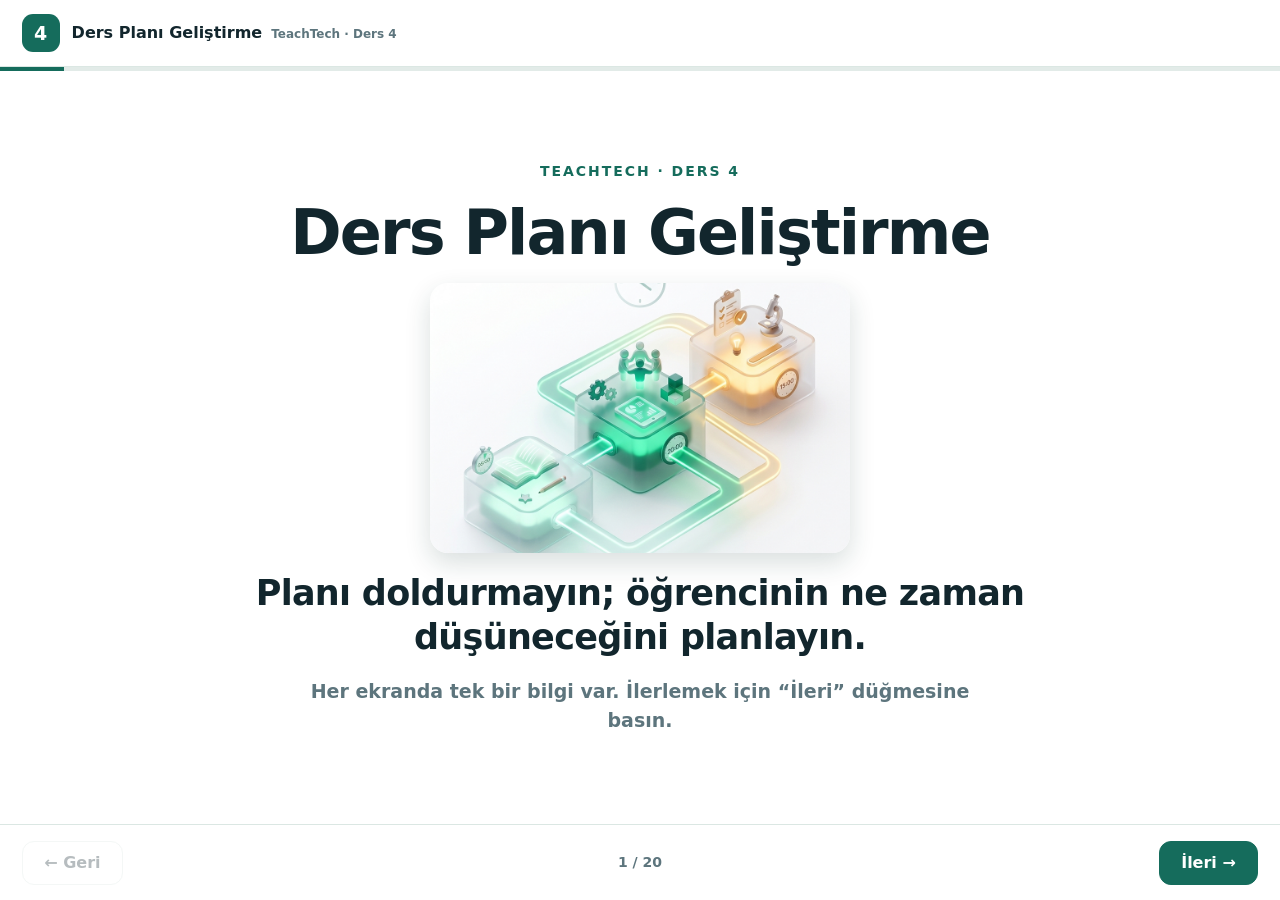
<file: ders4.html>
<!doctype html>
<html lang="tr">

<head>
  <meta charset="utf-8">
  <meta name="viewport" content="width=device-width, initial-scale=1, viewport-fit=cover">
  <meta name="theme-color" content="#156c5c">
  <meta name="description" content="Ders 4: Yapay zekâ ile uygulanabilir ders planı hazırlama. Her ekranda tek bilgi, görsel ve kopyalanabilir örnek promptlar.">
  <title>TeachTech &middot; Ders 4: Ders Planı Geliştirme</title>
  <style>
    :root {
      --ink: #12262d;
      --muted: #5d757d;
      --line: #dbe7e3;
      --paper: #fff;
      --canvas: #eef5f3;
      --brand: #156c5c;
      --brand-dark: #0f4b40;
      --mint: #ddf2ea;
      --amber: #fff2d4;
      --amber-ink: #6b4f1d;
      --shadow: 0 14px 44px rgba(16, 52, 47, .12);
    }

    * { box-sizing: border-box; margin: 0; padding: 0 }

    html, body { width: 100%; height: 100dvh; overflow: hidden }

    body {
      display: flex;
      color: var(--ink);
      background: radial-gradient(circle at 10% 6%, #d3ede4, transparent 34%),
                  radial-gradient(circle at 94% 92%, #d9ebf0, transparent 32%), var(--canvas);
      font: 500 16px/1.5 "Plus Jakarta Sans", "Trebuchet MS", system-ui, sans-serif;
    }

    button { font: inherit; cursor: pointer }

    /* ---------- cerceve ---------- */
    .app { flex: 1; min-width: 0; display: grid; grid-template-rows: auto minmax(0, 1fr) auto; background: var(--paper) }

    .topbar {
      display: flex;
      align-items: center;
      gap: 12px;
      padding: clamp(8px, 1.6vmin, 14px) clamp(12px, 2.4vmin, 26px);
      border-bottom: 1px solid var(--line);
    }

    .mark {
      width: clamp(28px, 4.6vmin, 38px);
      aspect-ratio: 1;
      display: grid;
      place-items: center;
      border-radius: 11px;
      color: #fff;
      background: var(--brand);
      font-weight: 800;
      font-size: clamp(14px, 2.2vmin, 19px);
    }

    /* baslik tek satir: ust bantta yukseklik kazandirir */
    .title { min-width: 0; display: flex; align-items: baseline; gap: 9px; overflow: hidden }
    .title strong { font-size: clamp(13px, 2vmin, 16px); font-weight: 800; white-space: nowrap; overflow: hidden; text-overflow: ellipsis }
    .title span { color: var(--muted); font-size: clamp(10px, 1.5vmin, 12px); font-weight: 700; white-space: nowrap }
    @media (max-width: 560px) { .title span { display: none } }

    .track { height: 4px; background: #e2ebe8 }
    .fill { height: 100%; width: 5%; background: var(--brand); transition: width .25s ease }

    /* ---------- sahne ---------- */
    main { position: relative; min-height: 0; overflow: hidden }

    .screen { position: absolute; inset: 0; display: none; padding: clamp(14px, 3vmin, 34px); overflow: auto }
    /* uzun icerikte ustten kirpilmasin diye "safe center" */
    .screen.active {
      display: flex;
      flex-direction: column;
      align-items: center;
      justify-content: center;
      justify-content: safe center;
      animation: enter .22s ease;
    }
    @keyframes enter { from { opacity: 0; transform: translateY(10px) } to { opacity: 1; transform: none } }

    .card { width: min(900px, 100%); display: grid; justify-items: center; gap: clamp(10px, 2vmin, 20px); text-align: center }

    .eyebrow { color: var(--brand); font-size: clamp(11px, 1.8vmin, 14px); font-weight: 800; letter-spacing: .14em; text-transform: uppercase }

    .chip { padding: 6px 13px; border-radius: 99px; background: var(--mint); color: var(--brand-dark); font-size: clamp(12px, 2vmin, 15px); font-weight: 800 }

    h1 { font-size: clamp(32px, 7.4vmin, 62px); line-height: 1.05; letter-spacing: -.03em; font-weight: 800 }

    /* ekranin tek cumlesi */
    .line { font-size: clamp(22px, 4.6vmin, 42px); line-height: 1.26; letter-spacing: -.02em; font-weight: 800 }
    .line.calm { font-weight: 700; font-size: clamp(20px, 4vmin, 35px) }
    .line.small { font-size: clamp(18px, 3.5vmin, 30px) }

    .note {
      padding: clamp(14px, 2.6vmin, 26px) clamp(16px, 3vmin, 30px);
      border-radius: 18px;
      background: var(--mint);
      color: var(--brand-dark);
      font-size: clamp(22px, 4.6vmin, 40px);
      line-height: 1.28;
      font-weight: 800;
    }

    .sub { max-width: 660px; color: var(--muted); font-size: clamp(14px, 2.3vmin, 19px); font-weight: 600 }

    /* ---------- gorseller ---------- */
    .photo { display: grid; width: min(100%, 420px) }
    .photo img {
      display: block;
      width: 100%;
      max-height: min(30vh, 280px);
      object-fit: cover;
      border-radius: 18px;
      box-shadow: 0 10px 26px rgba(20, 58, 52, .16);
    }

    .icon {
      width: clamp(56px, 10vmin, 96px);
      aspect-ratio: 1;
      padding: clamp(9px, 1.6vmin, 15px);
      border-radius: 20px;
      background: var(--mint);
      color: var(--brand-dark);
    }
    .icon.big { width: clamp(90px, 18vmin, 160px); border-radius: 28px }
    .icon svg { width: 100%; height: 100%; fill: none; stroke: currentColor; stroke-width: 1.7; stroke-linecap: round; stroke-linejoin: round }

    /* ---------- sema ---------- */
    .flow { width: 100%; display: flex; flex-wrap: nowrap; align-items: stretch; justify-content: center; gap: clamp(6px, 1.3vmin, 14px) }
    .node {
      flex: 1 1 0;
      min-width: 0;
      display: grid;
      justify-items: center;
      align-content: start;
      gap: 6px;
      padding: clamp(11px, 2vmin, 20px) clamp(8px, 1.4vmin, 14px);
      border: 1px solid var(--line);
      border-radius: 18px;
      background: #fff;
      box-shadow: var(--shadow);
    }
    .node .nico {
      width: clamp(34px, 5.4vmin, 54px);
      aspect-ratio: 1;
      padding: clamp(6px, 1.1vmin, 11px);
      border-radius: 14px;
      background: var(--mint);
      color: var(--brand-dark);
    }
    .node .nico svg { width: 100%; height: 100%; fill: none; stroke: currentColor; stroke-width: 1.8; stroke-linecap: round; stroke-linejoin: round }
    .node strong { font-size: clamp(15px, 2.7vmin, 24px); color: var(--brand-dark); line-height: 1.15 }
    .node span { color: var(--muted); font-size: clamp(11px, 1.85vmin, 15px); font-weight: 700; line-height: 1.25 }
    .arrow { align-self: center; color: var(--brand); font-size: clamp(20px, 3.2vmin, 30px); font-weight: 800; line-height: 1 }

    /* ---------- formul ---------- */
    .formula { width: 100%; display: flex; flex-wrap: wrap; align-items: center; justify-content: center; gap: clamp(8px, 1.6vmin, 16px) }
    .term {
      display: grid;
      gap: 4px;
      padding: clamp(11px, 2vmin, 20px) clamp(14px, 2.4vmin, 26px);
      border-radius: 16px;
      background: var(--mint);
      color: var(--brand-dark);
      font-size: clamp(18px, 3.3vmin, 30px);
      font-weight: 800;
    }
    .term span { color: var(--brand); font-size: clamp(10px, 1.6vmin, 13px); font-weight: 800; letter-spacing: .12em; text-transform: uppercase }
    .plus { color: var(--muted); font-size: clamp(20px, 3.2vmin, 30px); font-weight: 800 }

    /* ---------- karsilastirma ---------- */
    .compare { width: 100%; display: grid; justify-items: center; gap: clamp(8px, 1.6vmin, 14px) }
    .box { width: 100%; padding: clamp(13px, 2.4vmin, 24px) clamp(15px, 2.8vmin, 28px); border-radius: 18px; font-size: clamp(18px, 3.5vmin, 31px); font-weight: 800; line-height: 1.3 }
    .box small { display: block; margin-bottom: 6px; font-size: clamp(10px, 1.7vmin, 13px); font-weight: 800; letter-spacing: .12em; text-transform: uppercase; opacity: .8 }
    .box.bad { border: 1px solid #e6d5b6; background: #fffaf0; color: var(--amber-ink) }
    .box.good { border: 1px solid #b8dbd0; background: #f2fbf7; color: var(--brand-dark) }

    /* ---------- secenek kartlari ---------- */
    .options { width: 100%; display: grid; grid-template-columns: repeat(auto-fit, minmax(180px, 1fr)); gap: clamp(8px, 1.6vmin, 14px) }
    .opt { display: grid; justify-items: center; align-content: start; gap: 6px; padding: clamp(12px, 2.2vmin, 20px) clamp(10px, 1.8vmin, 16px); border: 1px solid var(--line); border-radius: 16px; background: #fff }
    .opt b { width: clamp(28px, 4.4vmin, 36px); aspect-ratio: 1; display: grid; place-items: center; border-radius: 11px; background: #eef4f2; color: var(--muted); font-size: clamp(14px, 2.3vmin, 18px) }
    .opt strong { font-size: clamp(15px, 2.6vmin, 21px) }
    .opt span { color: var(--muted); font-size: clamp(12px, 2vmin, 16px); font-weight: 600 }
    .opt.pick { border-color: var(--brand); background: #f2fbf7; box-shadow: var(--shadow) }
    .opt.pick b { background: var(--brand); color: #fff }
    .opt.pick strong { color: var(--brand-dark) }

    /* ---------- ogrenci karti ---------- */
    .sheet {
      width: min(100%, 640px);
      display: grid;
      gap: clamp(8px, 1.5vmin, 14px);
      padding: clamp(15px, 2.6vmin, 26px);
      border: 1px solid var(--line);
      border-radius: 18px;
      background: #fff;
      box-shadow: var(--shadow);
      text-align: left;
    }
    .sheet h3 { color: var(--brand-dark); font-size: clamp(15px, 2.6vmin, 21px); font-weight: 800 }
    .sheet li { display: grid; grid-template-columns: auto 1fr; align-items: center; gap: 12px; list-style: none; font-size: clamp(15px, 2.8vmin, 23px); font-weight: 700 }
    .sheet li + li { margin-top: clamp(6px, 1.2vmin, 12px) }
    .tick { width: clamp(24px, 3.8vmin, 32px); aspect-ratio: 1; display: grid; place-items: center; border-radius: 9px; background: var(--mint); color: var(--brand-dark); font-size: clamp(13px, 2.1vmin, 17px); font-weight: 900 }

    /* ---------- kontrol kutulari ---------- */
    .quad { width: 100%; display: grid; grid-template-columns: repeat(auto-fit, minmax(195px, 1fr)); gap: clamp(8px, 1.6vmin, 14px) }
    .q { display: grid; justify-items: center; align-content: start; gap: 5px; padding: clamp(12px, 2.2vmin, 20px) clamp(10px, 1.8vmin, 16px); border: 1px solid var(--line); border-radius: 16px; background: #f8fbfa }
    .q .tick { background: var(--brand); color: #fff }
    .q strong { font-size: clamp(15px, 2.6vmin, 21px); color: var(--brand-dark); line-height: 1.2 }
    .q span { color: var(--muted); font-size: clamp(12px, 2vmin, 15px); font-weight: 600; line-height: 1.25 }

    /* ---------- prompt kutusu ---------- */
    .prompt {
      width: 100%;
      padding: clamp(15px, 2.8vmin, 28px) clamp(16px, 3vmin, 30px);
      border: 1px solid #b8dbd0;
      border-radius: 18px;
      background: #f8fdfb;
      box-shadow: var(--shadow);
      color: var(--ink);
      font-size: clamp(18px, 3.3vmin, 28px);
      line-height: 1.42;
      font-weight: 700;
      text-align: left;
    }
    .prompt em { color: var(--brand); font-style: normal; font-weight: 800 }

    .copy { min-height: 46px; padding: 10px 26px; border: 0; border-radius: 11px; color: #fff; background: var(--brand); font-size: clamp(14px, 2.3vmin, 17px); font-weight: 800 }
    .copy:hover { background: var(--brand-dark) }

    .warn { padding: clamp(14px, 2.6vmin, 26px); border-radius: 18px; background: var(--amber); color: var(--amber-ink); font-size: clamp(21px, 4.3vmin, 37px); line-height: 1.28; font-weight: 800 }

    .password { padding: clamp(12px, 2.2vmin, 20px) clamp(20px, 3.4vmin, 34px); border-radius: 16px; background: var(--brand-dark); color: #fff }
    .password span { display: block; color: #a9e0d1; font-size: clamp(10px, 1.6vmin, 12px); font-weight: 800; letter-spacing: .12em; text-transform: uppercase }
    .password strong { display: block; margin-top: 4px; font-size: clamp(26px, 5.2vmin, 44px); font-weight: 800; letter-spacing: .02em }

    /* ---------- alt gezinme ---------- */
    .bottom {
      display: grid;
      grid-template-columns: 1fr auto 1fr;
      align-items: center;
      gap: 10px;
      padding: clamp(9px, 1.7vmin, 16px) clamp(12px, 2.4vmin, 26px);
      border-top: 1px solid var(--line);
      background: #fff;
    }

    .nav { min-height: 44px; padding: 9px clamp(12px, 2.4vmin, 22px); border: 1px solid var(--line); border-radius: 12px; background: #fff; font-size: clamp(13px, 2vmin, 16px); font-weight: 800; color: var(--ink) }
    .nav:hover:not(:disabled) { background: #f2f8f6 }
    .nav.go { justify-self: end; color: #fff; border-color: var(--brand); background: var(--brand) }
    .nav.go:hover { background: var(--brand-dark) }
    .nav.back { justify-self: start }
    .nav:disabled { opacity: .3; cursor: default }

    .counter { color: var(--muted); font-size: clamp(11px, 1.8vmin, 14px); font-weight: 800; white-space: nowrap }

    .toast {
      position: fixed;
      left: 50%;
      bottom: 84px;
      z-index: 5;
      padding: 11px 18px;
      border-radius: 11px;
      color: #fff;
      background: #14424a;
      font-size: 14px;
      font-weight: 800;
      opacity: 0;
      transform: translate(-50%, 12px);
      transition: .2s;
      pointer-events: none;
    }
    .toast.show { opacity: 1; transform: translate(-50%, 0) }

    @media (max-width: 520px) {
      .flow { flex-direction: column }
      .flow .arrow { transform: rotate(90deg); font-size: 18px }
      .node { grid-template-columns: auto 1fr; justify-items: start; align-items: center; text-align: left; gap: 2px 12px; padding: 10px 14px }
      .node .nico { grid-row: span 2 }
    }

    /* dar/kisa cercevede kaydirma olmasin diye bosluklari sikistir (yazi boyutu korunur) */
    @media (max-height: 620px), (max-width: 760px) {
      .screen { padding: clamp(8px, 1.8vmin, 18px) }
      .card { gap: clamp(5px, 1.2vmin, 12px) }
      .copy { min-height: 38px; padding: 7px 20px }
      .photo img { max-height: min(22vh, 190px) }
      .prompt { padding: clamp(11px, 2.1vmin, 20px) clamp(13px, 2.3vmin, 22px) }
      .note, .warn { padding: clamp(11px, 2vmin, 18px) clamp(13px, 2.3vmin, 22px) }
      .sheet { padding: clamp(11px, 2.1vmin, 20px); gap: 6px }
      .sheet li + li { margin-top: 6px }
      .node { padding: clamp(9px, 1.7vmin, 16px) clamp(7px, 1.3vmin, 12px) }
      .opt, .q { padding: clamp(9px, 1.8vmin, 16px) clamp(8px, 1.5vmin, 14px) }
      .box { padding: clamp(10px, 2vmin, 18px) clamp(13px, 2.3vmin, 22px) }
      .password { padding: clamp(9px, 1.8vmin, 16px) clamp(16px, 3vmin, 28px) }
    }

    /* kisa cerceve: once bosluk, sonra yazi kademeli kucululur -> kaydirma olusmaz */
    @media (max-height: 580px) {
      h1 { font-size: clamp(24px, 6vmin, 44px) }
      .line { font-size: clamp(17px, 3.7vmin, 30px) }
      .line.calm { font-size: clamp(16px, 3.3vmin, 26px) }
      .line.small { font-size: clamp(15px, 3vmin, 24px) }
      .note { font-size: clamp(17px, 3.7vmin, 30px) }
      .warn { font-size: clamp(16px, 3.5vmin, 28px) }
      .prompt { font-size: clamp(14px, 2.9vmin, 22px) }
      .sub { font-size: clamp(12px, 2vmin, 16px) }
      .sheet li { font-size: clamp(13px, 2.5vmin, 19px) }
      .box { font-size: clamp(15px, 3vmin, 24px) }
      .node strong, .opt strong, .q strong { font-size: clamp(13px, 2.3vmin, 19px) }
      .term { font-size: clamp(15px, 2.9vmin, 24px) }
      .icon { width: clamp(42px, 8vmin, 68px) }
      .icon.big { width: clamp(64px, 13vmin, 110px) }
    }

    @media (max-height: 450px) {
      h1 { font-size: clamp(20px, 5vmin, 34px) }
      .line { font-size: clamp(15px, 3.2vmin, 24px) }
      .line.calm, .line.small { font-size: clamp(14px, 2.9vmin, 21px) }
      .note { font-size: clamp(15px, 3.2vmin, 24px) }
      .warn { font-size: clamp(14px, 3vmin, 22px) }
      .prompt { font-size: clamp(13px, 2.6vmin, 19px) }
      .sheet li { font-size: clamp(12px, 2.3vmin, 17px) }
      .box { font-size: clamp(13px, 2.7vmin, 20px) }
      .eyebrow, .chip { font-size: 11px }
      .chip { padding: 4px 10px }
      .copy { min-height: 32px; padding: 5px 16px; font-size: 12px }
      .topbar { padding: 4px 10px; gap: 9px }
      .mark { width: clamp(22px, 3.6vmin, 28px); border-radius: 9px; font-size: 13px }
      .title strong { font-size: 13px }
      .bottom { padding: 6px 12px }
      .nav { min-height: 36px; padding: 6px 12px; font-size: 12px }
      .password strong { font-size: clamp(20px, 4vmin, 30px) }
      .photo img { max-height: min(20vh, 130px) }
      .sheet li { font-size: clamp(11px, 2.1vmin, 15px) }
      .sheet li + li { margin-top: 4px }
      /* kisa cercevede sema yatay kalsin; dikey yigilma yer yemesin */
      .flow { flex-direction: row }
      .flow .arrow { transform: none; font-size: 13px }
      .node { grid-template-columns: 1fr; justify-items: center; text-align: center; padding: 7px 5px; gap: 2px }
      .node .nico { display: none }
      .node span { font-size: 10px; line-height: 1.15 }
      .opt span, .q span { font-size: 10px; line-height: 1.15 }
      .term { padding: 7px 11px }
      .compare { gap: 4px }
      .box { padding: 8px 12px; font-size: clamp(12px, 2.5vmin, 18px) }
      .box small { margin-bottom: 2px; font-size: 9px }
      .quad, .options { gap: 5px }
      .q, .opt { padding: 7px 8px; gap: 2px }
      .q .tick, .sheet .tick { width: 19px; border-radius: 7px; font-size: 11px }
      .sheet { padding: 9px 12px; gap: 4px }
      .sheet h3 { font-size: 12px }
      .opt b { width: 22px; border-radius: 8px; font-size: 12px }
    }

    @media (max-height: 400px) {
      .photo, .icon { display: none }
    }

    @media (prefers-reduced-motion: reduce) {
      *, *::before, *::after { animation: none !important; transition: none !important }
    }
  </style>
</head>

<body>
  <svg width="0" height="0" style="position:absolute" aria-hidden="true">
    <defs>
      <symbol id="i-target" viewBox="0 0 24 24"><circle cx="12" cy="12" r="8.5" /><circle cx="12" cy="12" r="4.8" /><circle cx="12" cy="12" r="1.4" /></symbol>
      <symbol id="i-eye" viewBox="0 0 24 24"><path d="M2.8 12S6.5 5.8 12 5.8 21.2 12 21.2 12 17.5 18.2 12 18.2 2.8 12 2.8 12z" /><circle cx="12" cy="12" r="2.9" /></symbol>
      <symbol id="i-check" viewBox="0 0 24 24"><path d="M4.5 6.5h9" /><path d="M4.5 12h9" /><path d="M4.5 17.5h6" /><path d="m16 15.5 2.2 2.2 4-4.4" /></symbol>
      <symbol id="i-question" viewBox="0 0 24 24"><circle cx="12" cy="12" r="9" /><path d="M9.2 9.4a2.8 2.8 0 0 1 5.5.7c0 1.9-2.7 2.2-2.7 4" /><path d="M12 17.4h.01" /></symbol>
      <symbol id="i-book" viewBox="0 0 24 24"><path d="M4 5.5A1.5 1.5 0 0 1 5.5 4H11v16H5.5A1.5 1.5 0 0 1 4 18.5z" /><path d="M20 5.5A1.5 1.5 0 0 0 18.5 4H13v16h5.5a1.5 1.5 0 0 0 1.5-1.5z" /></symbol>
      <symbol id="i-shapes" viewBox="0 0 24 24"><rect x="3" y="13" width="8" height="8" rx="1.5" /><circle cx="17" cy="17" r="4" /><path d="M11 3.5 15.5 11h-9z" /></symbol>
      <symbol id="i-leaf" viewBox="0 0 24 24"><path d="M5 19c-1.5-6 2.5-12 14-13 1 9-3.5 14-9.5 14-1.9 0-3.4-.4-4.5-1z" /><path d="M6.5 17.5C9 14 12 11.6 16 10" /></symbol>
      <symbol id="i-spark" viewBox="0 0 24 24"><path d="m12 3 2.1 5.2L19.5 10l-5.4 1.8L12 17l-2.1-5.2L4.5 10l5.4-1.8z" /><path d="M18.5 16.5 19.3 18.6 21.5 19.4 19.3 20.2 18.5 22.3 17.7 20.2 15.5 19.4 17.7 18.6z" /></symbol>
      <symbol id="i-scissors" viewBox="0 0 24 24"><circle cx="6" cy="6.5" r="2.5" /><circle cx="6" cy="17.5" r="2.5" /><path d="M8.2 7.8 20 18" /><path d="M8.2 16.2 20 6" /></symbol>
      <symbol id="i-pencil" viewBox="0 0 24 24"><path d="M4 20h4l10-10a2.5 2.5 0 0 0-3.5-3.5L4.5 16.5z" /><path d="M14 7.5 16.5 10" /></symbol>
      <symbol id="i-message" viewBox="0 0 24 24"><path d="M20 15.5a2.5 2.5 0 0 1-2.5 2.5H9l-4 3v-3H6.5A2.5 2.5 0 0 1 4 15.5v-8A2.5 2.5 0 0 1 6.5 5h11A2.5 2.5 0 0 1 20 7.5z" /><path d="M8.5 9.5h7" /><path d="M8.5 13h4" /></symbol>
      <symbol id="i-clock" viewBox="0 0 24 24"><circle cx="12" cy="12" r="9" /><path d="M12 7v5.2l3.2 2" /></symbol>
      <symbol id="i-shield" viewBox="0 0 24 24"><path d="M12 3.5 19 6v6c0 4.2-3 7.3-7 8.5-4-1.2-7-4.3-7-8.5V6z" /><path d="M12 9v4" /><path d="M12 16h.01" /></symbol>
      <symbol id="i-flag" viewBox="0 0 24 24"><path d="M6 21V4" /><path d="M6 4.5h11l-2 3.5 2 3.5H6z" /></symbol>
      <symbol id="i-layers" viewBox="0 0 24 24"><path d="m12 3 8.5 4.5L12 12 3.5 7.5z" /><path d="m4 12 8 4.3 8-4.3" /><path d="m4 16.5 8 4.3 8-4.3" /></symbol>
      <symbol id="i-swap" viewBox="0 0 24 24"><path d="M4 8.5h14" /><path d="m15 5.5 3 3-3 3" /><path d="M20 15.5H6" /><path d="m9 12.5-3 3 3 3" /></symbol>
      <symbol id="i-wand" viewBox="0 0 24 24"><path d="m4 20 10-10" /><path d="m13.5 5.5 1 2.2 2.2 1-2.2 1-1 2.2-1-2.2-2.2-1 2.2-1z" /><path d="M19 13.5l.7 1.5 1.5.7-1.5.7-.7 1.5-.7-1.5-1.5-.7 1.5-.7z" /></symbol>
      <symbol id="i-ruler" viewBox="0 0 24 24"><path d="M3.5 15.5 15.5 3.5l5 5-12 12z" /><path d="m7.5 11.5 2 2" /><path d="m10.5 8.5 2 2" /><path d="m13.5 5.5 2 2" /></symbol>
      <symbol id="i-exit" viewBox="0 0 24 24"><rect x="3.5" y="5" width="13" height="14" rx="2" /><path d="M20.5 12h-6" /><path d="m17.5 9 3 3-3 3" /></symbol>
      <symbol id="i-puzzle" viewBox="0 0 24 24"><path d="M10 4h4v2.2a1.8 1.8 0 1 0 3.6 0V4H20v4h-2.2a1.8 1.8 0 1 0 0 3.6H20V20h-4.4v-2.2a1.8 1.8 0 1 0-3.6 0V20H4v-4.4h2.2a1.8 1.8 0 1 0 0-3.6H4V8h6z" /></symbol>
      <symbol id="i-table" viewBox="0 0 24 24"><rect x="3.5" y="4.5" width="17" height="15" rx="2" /><path d="M3.5 9.5h17" /><path d="M9.5 9.5v10" /><path d="M15 9.5v10" /></symbol>
      <symbol id="i-users" viewBox="0 0 24 24"><circle cx="9" cy="8.5" r="3.2" /><path d="M3.5 19.5c.6-3 2.8-4.6 5.5-4.6s4.9 1.6 5.5 4.6" /><path d="M16.2 6.2a3 3 0 0 1 0 5.6" /><path d="M17.5 15.2c2 .5 3.3 2 3.7 4.3" /></symbol>
      <symbol id="i-flask" viewBox="0 0 24 24"><path d="M10 3.5h4" /><path d="M11 3.5v6L5.8 18a2 2 0 0 0 1.7 3h9a2 2 0 0 0 1.7-3L13 9.5v-6" /><path d="M8 15h8" /></symbol>
      <symbol id="i-share" viewBox="0 0 24 24"><circle cx="18" cy="6" r="2.6" /><circle cx="6" cy="12" r="2.6" /><circle cx="18" cy="18" r="2.6" /><path d="m8.4 10.8 7.2-3.6" /><path d="m8.4 13.2 7.2 3.6" /></symbol>
      <symbol id="i-heart" viewBox="0 0 24 24"><path d="M12 20s-7.5-4.4-7.5-9.3A4.2 4.2 0 0 1 12 8.2a4.2 4.2 0 0 1 7.5 2.5C19.5 15.6 12 20 12 20z" /></symbol>
      <symbol id="i-hand" viewBox="0 0 24 24"><path d="M9 11V5.5a1.5 1.5 0 0 1 3 0V11" /><path d="M12 10.5V4.8a1.5 1.5 0 0 1 3 0V11" /><path d="M15 11V7.5a1.5 1.5 0 0 1 3 0V14c0 3.6-2.4 6.5-6 6.5s-6-2.6-6-6V13a1.5 1.5 0 0 1 3 0" /></symbol>
      <symbol id="i-bulb" viewBox="0 0 24 24"><path d="M9.5 17.5h5" /><path d="M10 20.5h4" /><path d="M12 3.5a5.5 5.5 0 0 1 3.2 10c-.5.4-.7.9-.7 1.5h-5c0-.6-.2-1.1-.7-1.5A5.5 5.5 0 0 1 12 3.5z" /></symbol>
      <symbol id="i-doc" viewBox="0 0 24 24"><path d="M14 3.5H7a1.5 1.5 0 0 0-1.5 1.5v14A1.5 1.5 0 0 0 7 20.5h10a1.5 1.5 0 0 0 1.5-1.5V8z" /><path d="M14 3.5V8h4.5" /><path d="M8.5 13h7" /><path d="M8.5 16.5h5" /></symbol>
      <symbol id="i-search" viewBox="0 0 24 24"><circle cx="11" cy="11" r="6.5" /><path d="m16 16 4.5 4.5" /></symbol>
      <symbol id="i-lock" viewBox="0 0 24 24"><rect x="4.5" y="10" width="15" height="10.5" rx="2" /><path d="M8 10V7.5a4 4 0 0 1 8 0V10" /><path d="M12 14v3" /></symbol>
      <symbol id="i-scale" viewBox="0 0 24 24"><path d="M12 4v16" /><path d="M6 20h12" /><path d="M4 8h16" /><path d="M4 8 1.8 13a2.6 2.6 0 0 0 4.4 0z" /><path d="M20 8l-2.2 5a2.6 2.6 0 0 0 4.4 0z" /></symbol>
      <symbol id="i-grid" viewBox="0 0 24 24"><rect x="3.5" y="3.5" width="7" height="7" rx="1.6" /><rect x="13.5" y="3.5" width="7" height="7" rx="1.6" /><rect x="3.5" y="13.5" width="7" height="7" rx="1.6" /><rect x="13.5" y="13.5" width="7" height="7" rx="1.6" /></symbol>
      <symbol id="i-copy" viewBox="0 0 24 24"><rect x="8.5" y="8.5" width="12" height="12" rx="2" /><path d="M15.5 5.5a2 2 0 0 0-2-2h-8a2 2 0 0 0-2 2v8a2 2 0 0 0 2 2" /></symbol>
      <symbol id="i-rocket" viewBox="0 0 24 24"><path d="M13.5 4.5c3.5 2 5.5 5.5 5.5 9.5l-4 3h-6l-4-3c0-4 2-7.5 5.5-9.5a3 3 0 0 1 3 0z" /><circle cx="12" cy="10.5" r="2" /><path d="M9 17c-1 1.5-1 3.5 0 4 1-.5 1.7-1.4 2-2.5" /><path d="M15 17c1 1.5 1 3.5 0 4-1-.5-1.7-1.4-2-2.5" /></symbol>
    </defs>
  </svg>

  <div class="app">
    <header>
      <div class="topbar">
        <div class="mark">4</div>
        <div class="title">
          <strong>Ders Planı Geliştirme</strong>
          <span>TeachTech &middot; Ders 4</span>
        </div>
      </div>
      <div class="track"><div class="fill" id="fill"></div></div>
    </header>

    <main id="main">
      <!-- 1 -->
      <section class="screen active">
        <div class="card"><p class="eyebrow">TeachTech · Ders 4</p><h1>Ders Planı Geliştirme</h1><figure class="photo"><img src="assets/ders4-lesson-flow.jpg" alt="Ders akışını planlayan öğretmen" loading="eager"></figure><p class="line calm">Planı doldurmayın; öğrencinin ne zaman düşüneceğini planlayın.</p><p class="sub">Her ekranda tek bir bilgi var. İlerlemek için “İleri” düğmesine basın.</p></div>
      </section>

      <!-- 2 -->
      <section class="screen">
        <div class="card"><p class="eyebrow">Bugünün tek bilgisi</p><p class="note">Önce kanıtı seçin; sonra etkinliği üretin.</p></div>
      </section>

      <!-- 3 -->
      <section class="screen">
        <div class="card"><p class="eyebrow">Dört adımlık şema</p><div class="flow"><div class="node"><div class="nico"><svg><use href="#i-target" /></svg></div><strong>Hedef</strong><span>Ne yapılacak?</span></div><div class="arrow">&#8594;</div><div class="node"><div class="nico"><svg><use href="#i-eye" /></svg></div><strong>Kanıt</strong><span>Bunu ne gösterecek?</span></div><div class="arrow">&#8594;</div><div class="node"><div class="nico"><svg><use href="#i-clock" /></svg></div><strong>Akış</strong><span>Ne zaman düşünecek?</span></div><div class="arrow">&#8594;</div><div class="node"><div class="nico"><svg><use href="#i-swap" /></svg></div><strong>B planı</strong><span>Olmazsa ne değişir?</span></div></div><p class="sub">Plan bu dört soruya cevap verir.</p></div>
      </section>

      <!-- 4 -->
      <section class="screen">
        <div class="card"><p class="eyebrow">40 dakikanın bölünmesi</p><div class="sheet"><h3>Örnek zaman planı</h3><ul><li><span class="tick">&#10003;</span>5 dk · ön bilgiyi yoklama</li><li><span class="tick">&#10003;</span>10 dk · kısa öğretim</li><li><span class="tick">&#10003;</span>20 dk · öğrenci uygulaması</li><li><span class="tick">&#10003;</span>5 dk · çıkış kartı</li></ul></div><p class="line small">Sürenin yarısı öğrencinin olsun.</p></div>
      </section>

      <!-- 5 -->
      <section class="screen">
        <div class="card"><p class="eyebrow">Aynı dersin iki hâli</p><div class="compare"><div class="box bad"><small>Zayıf plan</small>40 dakika konu anlatımı.</div><div class="arrow">&#8595;</div><div class="box good"><small>Güçlü plan</small>10 dakika anlatım, 20 dakika öğrenci çalışması, 5 dakika kontrol.</div></div></div>
      </section>

      <!-- 6 -->
      <section class="screen">
        <div class="card"><p class="eyebrow">Kısa kural</p><div class="icon"><svg><use href="#i-eye" /></svg></div><p class="line">“Konu anlatımı” tek başına plan değildir.</p></div>
      </section>

      <!-- 7 -->
      <section class="screen">
        <div class="card"><p class="eyebrow">Sıralama</p><figure class="photo"><img src="assets/ders4-lesson-flow.jpg" alt="Ders planı hazırlayan öğretmen" loading="lazy"></figure><p class="line">Önce hedef, sonra kanıt, en son etkinlik.</p></div>
      </section>

      <!-- 8 -->
      <section class="screen">
        <div class="card"><p class="chip">Plan iskeleti</p><div class="icon"><svg><use href="#i-doc" /></svg></div><div class="prompt" id="p1"><em>[Sınıf]</em> <em>[ders]</em> dersinde “<em>[hedef]</em>” için 40 dakikalık plan iskeleti yaz. Bölümler: ön bilgi, kısa öğretim, öğrenci uygulaması, kontrol, çıkış kartı. Her bölümün süresini yaz.</div><button class="copy" data-copy="p1" type="button">Kopyala</button></div>
      </section>

      <!-- 9 -->
      <section class="screen">
        <div class="card"><p class="chip">Dakika dakika akış</p><div class="icon"><svg><use href="#i-table" /></svg></div><div class="prompt" id="p2">“<em>[Hedef]</em>” için 40 dakikalık ders akışını tablo hâlinde yaz. Sütunlar: süre, öğretmen eylemi, öğrenci eylemi. Sürenin en az yarısında öğrenci çalışsın.</div><button class="copy" data-copy="p2" type="button">Kopyala</button></div>
      </section>

      <!-- 10 -->
      <section class="screen">
        <div class="card"><p class="chip">Derse giriş</p><div class="icon"><svg><use href="#i-spark" /></svg></div><div class="prompt" id="p3"><em>[Hedef]</em> için 5 dakikalık bir derse giriş tasarla. Günlük hayattan tek bir durum ve 1 tahmin sorusu olsun. Cevabı baştan açıklama.</div><button class="copy" data-copy="p3" type="button">Kopyala</button></div>
      </section>

      <!-- 11 -->
      <section class="screen">
        <div class="card"><p class="chip">Ders ortası kontrol</p><div class="icon"><svg><use href="#i-check" /></svg></div><div class="prompt" id="p4"><em>[Hedef]</em> için ders ortasında yapılacak 3 dakikalık anlama kontrolü yaz. Tüm sınıf aynı anda yanıt verebilsin. Doğru ve hatalı yanıt örneği ekle.</div><button class="copy" data-copy="p4" type="button">Kopyala</button></div>
      </section>

      <!-- 12 -->
      <section class="screen">
        <div class="card"><p class="chip">Çıkış kartı</p><div class="icon"><svg><use href="#i-exit" /></svg></div><div class="prompt" id="p5"><em>[Hedef]</em> için 5 dakikalık çıkış kartı hazırla: 1 kolay soru, 1 uygulama sorusu, 1 “nasıl buldun?” sorusu.</div><button class="copy" data-copy="p5" type="button">Kopyala</button></div>
      </section>

      <!-- 13 -->
      <section class="screen">
        <div class="card"><p class="chip">Süre kısalırsa</p><div class="icon"><svg><use href="#i-clock" /></svg></div><div class="prompt" id="p6">Aşağıdaki planı 20 dakikaya sığdır. Hedef ve çıkış kartı aynı kalsın; hangi adımdan vazgeçtiğini tek cümleyle söyle. Plan: <em>[planı buraya yapıştırın]</em></div><button class="copy" data-copy="p6" type="button">Kopyala</button></div>
      </section>

      <!-- 14 -->
      <section class="screen">
        <div class="card"><p class="chip">Teknoloji yoksa</p><div class="icon"><svg><use href="#i-shield" /></svg></div><div class="prompt" id="p7">Bu etkinliği akıllı tahta ve tablet olmadan, sadece kâğıt ve tahtayla yapılacak şekilde yeniden yaz. Hedef değişmesin. Etkinlik: <em>[etkinliği yazın]</em></div><button class="copy" data-copy="p7" type="button">Kopyala</button></div>
      </section>

      <!-- 15 -->
      <section class="screen">
        <div class="card"><p class="chip">Malzeme listesi</p><div class="icon"><svg><use href="#i-grid" /></svg></div><div class="prompt" id="p8">Aşağıdaki ders planı için hazırlık listesi çıkar: gerekli malzeme, önceden çoğaltılacak kâğıt, tahtaya yazılacaklar. Plan: <em>[planı yapıştırın]</em></div><button class="copy" data-copy="p8" type="button">Kopyala</button></div>
      </section>

      <!-- 16 -->
      <section class="screen">
        <div class="card"><p class="chip">Hızlı bitirenlere</p><div class="icon"><svg><use href="#i-layers" /></svg></div><div class="prompt" id="p9"><em>[Konu]</em> etkinliğini erken bitiren öğrenciler için 5 dakikalık 3 ek görev yaz. Yeni konu ekleme; aynı hedefi derinleştir.</div><button class="copy" data-copy="p9" type="button">Kopyala</button></div>
      </section>

      <!-- 17 -->
      <section class="screen">
        <div class="card"><p class="chip">Planı denetle</p><div class="icon"><svg><use href="#i-search" /></svg></div><div class="prompt" id="p10">Aşağıdaki planda her etkinliğin hedefe hizmet edip etmediğini “doğrudan / dolaylı / gereksiz” diye etiketle. En önemli 2 düzeltmeyi öner. Hedef: <em>[hedef]</em>. Plan: <em>[plan]</em></div><button class="copy" data-copy="p10" type="button">Kopyala</button></div>
      </section>

      <!-- 18 -->
      <section class="screen">
        <div class="card"><p class="eyebrow">Planı dört soruda kontrol edin</p><div class="quad"><div class="q"><span class="tick">1</span><strong>Hedef tek mi?</strong><span>Bir derste bir hedef.</span></div><div class="q"><span class="tick">2</span><strong>Kanıt var mı?</strong><span>Ders sonunda toplanan bir ürün.</span></div><div class="q"><span class="tick">3</span><strong>Öğrenci payı?</strong><span>Sürenin yarısı öğrencide.</span></div><div class="q"><span class="tick">4</span><strong>B planı var mı?</strong><span>Süre veya araç değişirse.</span></div></div></div>
      </section>

      <!-- 19 -->
      <section class="screen">
        <div class="card"><p class="eyebrow">Tek uyarı</p><div class="icon"><svg><use href="#i-shield" /></svg></div><p class="warn">Yapay zekâ plan yazar; sınıfın gerçeğini siz bilirsiniz.</p></div>
      </section>

      <!-- 20 -->
      <section class="screen">
        <div class="card"><p class="eyebrow">Ders 4 tamamlandı</p><div class="icon"><svg><use href="#i-flag" /></svg></div><p class="line">Artık planınız etkinlik listesi değil, öğrenme yolu.</p><div class="password"><span>Adım şifresi</span><strong>plan</strong></div></div>
      </section>

    </main>

    <footer class="bottom">
      <button class="nav back" id="prev" type="button">&#8592; Geri</button>
      <span class="counter" id="counter">1 / 20</span>
      <button class="nav go" id="next" type="button">İleri &#8594;</button>
    </footer>
  </div>

  <div class="toast" id="toast" role="status" aria-live="polite"></div>

  <script>
    (() => {
      const screens = [...document.querySelectorAll('.screen')];
      const total = screens.length;
      const prev = document.getElementById('prev');
      const next = document.getElementById('next');
      const fill = document.getElementById('fill');
      const counter = document.getElementById('counter');
      const toast = document.getElementById('toast');
      let index = 0, timer;

      const say = text => {
        toast.textContent = text;
        toast.classList.add('show');
        clearTimeout(timer);
        timer = setTimeout(() => toast.classList.remove('show'), 1700);
      };

      const go = target => {
        index = Math.max(0, Math.min(total - 1, target));
        screens.forEach((screen, i) => screen.classList.toggle('active', i === index));
        screens[index].scrollTop = 0;
        fill.style.width = ((index + 1) / total * 100) + '%';
        counter.textContent = (index + 1) + ' / ' + total;
        prev.disabled = index === 0;
        next.textContent = index === total - 1 ? 'Başa dön \u21ba' : 'İleri \u2192';
      };

      prev.onclick = () => go(index - 1);
      next.onclick = () => go(index === total - 1 ? 0 : index + 1);

      document.addEventListener('keydown', event => {
        if (event.key === 'ArrowRight') go(index + 1);
        if (event.key === 'ArrowLeft') go(index - 1);
      });

      let startX = null;
      const main = document.getElementById('main');
      main.addEventListener('touchstart', e => { startX = e.changedTouches[0].clientX; }, { passive: true });
      main.addEventListener('touchend', e => {
        if (startX === null) return;
        const delta = e.changedTouches[0].clientX - startX;
        if (Math.abs(delta) > 60) go(index + (delta < 0 ? 1 : -1));
        startX = null;
      }, { passive: true });

      document.querySelectorAll('[data-copy]').forEach(button => {
        button.onclick = async () => {
          const text = document.getElementById(button.dataset.copy).innerText.trim();
          try {
            await navigator.clipboard.writeText(text);
          } catch (_) {
            const area = document.createElement('textarea');
            area.value = text;
            document.body.appendChild(area);
            area.select();
            document.execCommand('copy');
            area.remove();
          }
          say('Prompt kopyalandı');
        };
      });

      go(0);
    })();
  </script>
</body>

</html>
</file>
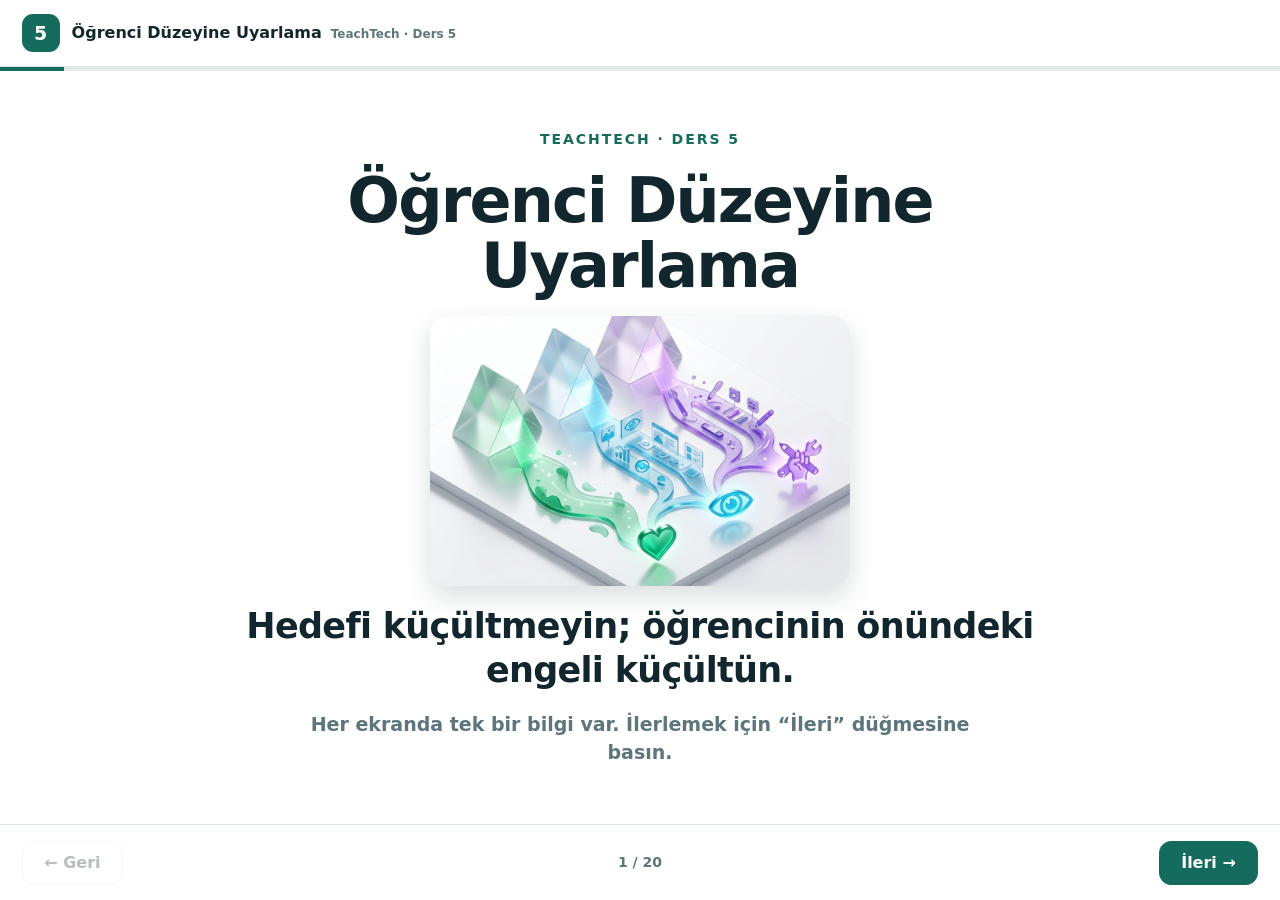
<file: ders5.html>
<!doctype html>
<html lang="tr">

<head>
  <meta charset="utf-8">
  <meta name="viewport" content="width=device-width, initial-scale=1, viewport-fit=cover">
  <meta name="theme-color" content="#156c5c">
  <meta name="description" content="Ders 5: İçeriği öğrenci düzeyine uyarlama. Her ekranda tek bilgi, görsel ve kopyalanabilir örnek promptlar.">
  <title>TeachTech &middot; Ders 5: Öğrenci Düzeyine Uyarlama</title>
  <style>
    :root {
      --ink: #12262d;
      --muted: #5d757d;
      --line: #dbe7e3;
      --paper: #fff;
      --canvas: #eef5f3;
      --brand: #156c5c;
      --brand-dark: #0f4b40;
      --mint: #ddf2ea;
      --amber: #fff2d4;
      --amber-ink: #6b4f1d;
      --shadow: 0 14px 44px rgba(16, 52, 47, .12);
    }

    * { box-sizing: border-box; margin: 0; padding: 0 }

    html, body { width: 100%; height: 100dvh; overflow: hidden }

    body {
      display: flex;
      color: var(--ink);
      background: radial-gradient(circle at 10% 6%, #d3ede4, transparent 34%),
                  radial-gradient(circle at 94% 92%, #d9ebf0, transparent 32%), var(--canvas);
      font: 500 16px/1.5 "Plus Jakarta Sans", "Trebuchet MS", system-ui, sans-serif;
    }

    button { font: inherit; cursor: pointer }

    /* ---------- cerceve ---------- */
    .app { flex: 1; min-width: 0; display: grid; grid-template-rows: auto minmax(0, 1fr) auto; background: var(--paper) }

    .topbar {
      display: flex;
      align-items: center;
      gap: 12px;
      padding: clamp(8px, 1.6vmin, 14px) clamp(12px, 2.4vmin, 26px);
      border-bottom: 1px solid var(--line);
    }

    .mark {
      width: clamp(28px, 4.6vmin, 38px);
      aspect-ratio: 1;
      display: grid;
      place-items: center;
      border-radius: 11px;
      color: #fff;
      background: var(--brand);
      font-weight: 800;
      font-size: clamp(14px, 2.2vmin, 19px);
    }

    /* baslik tek satir: ust bantta yukseklik kazandirir */
    .title { min-width: 0; display: flex; align-items: baseline; gap: 9px; overflow: hidden }
    .title strong { font-size: clamp(13px, 2vmin, 16px); font-weight: 800; white-space: nowrap; overflow: hidden; text-overflow: ellipsis }
    .title span { color: var(--muted); font-size: clamp(10px, 1.5vmin, 12px); font-weight: 700; white-space: nowrap }
    @media (max-width: 560px) { .title span { display: none } }

    .track { height: 4px; background: #e2ebe8 }
    .fill { height: 100%; width: 5%; background: var(--brand); transition: width .25s ease }

    /* ---------- sahne ---------- */
    main { position: relative; min-height: 0; overflow: hidden }

    .screen { position: absolute; inset: 0; display: none; padding: clamp(14px, 3vmin, 34px); overflow: auto }
    /* uzun icerikte ustten kirpilmasin diye "safe center" */
    .screen.active {
      display: flex;
      flex-direction: column;
      align-items: center;
      justify-content: center;
      justify-content: safe center;
      animation: enter .22s ease;
    }
    @keyframes enter { from { opacity: 0; transform: translateY(10px) } to { opacity: 1; transform: none } }

    .card { width: min(900px, 100%); display: grid; justify-items: center; gap: clamp(10px, 2vmin, 20px); text-align: center }

    .eyebrow { color: var(--brand); font-size: clamp(11px, 1.8vmin, 14px); font-weight: 800; letter-spacing: .14em; text-transform: uppercase }

    .chip { padding: 6px 13px; border-radius: 99px; background: var(--mint); color: var(--brand-dark); font-size: clamp(12px, 2vmin, 15px); font-weight: 800 }

    h1 { font-size: clamp(32px, 7.4vmin, 62px); line-height: 1.05; letter-spacing: -.03em; font-weight: 800 }

    /* ekranin tek cumlesi */
    .line { font-size: clamp(22px, 4.6vmin, 42px); line-height: 1.26; letter-spacing: -.02em; font-weight: 800 }
    .line.calm { font-weight: 700; font-size: clamp(20px, 4vmin, 35px) }
    .line.small { font-size: clamp(18px, 3.5vmin, 30px) }

    .note {
      padding: clamp(14px, 2.6vmin, 26px) clamp(16px, 3vmin, 30px);
      border-radius: 18px;
      background: var(--mint);
      color: var(--brand-dark);
      font-size: clamp(22px, 4.6vmin, 40px);
      line-height: 1.28;
      font-weight: 800;
    }

    .sub { max-width: 660px; color: var(--muted); font-size: clamp(14px, 2.3vmin, 19px); font-weight: 600 }

    /* ---------- gorseller ---------- */
    .photo { display: grid; width: min(100%, 420px) }
    .photo img {
      display: block;
      width: 100%;
      max-height: min(30vh, 280px);
      object-fit: cover;
      border-radius: 18px;
      box-shadow: 0 10px 26px rgba(20, 58, 52, .16);
    }

    .icon {
      width: clamp(56px, 10vmin, 96px);
      aspect-ratio: 1;
      padding: clamp(9px, 1.6vmin, 15px);
      border-radius: 20px;
      background: var(--mint);
      color: var(--brand-dark);
    }
    .icon.big { width: clamp(90px, 18vmin, 160px); border-radius: 28px }
    .icon svg { width: 100%; height: 100%; fill: none; stroke: currentColor; stroke-width: 1.7; stroke-linecap: round; stroke-linejoin: round }

    /* ---------- sema ---------- */
    .flow { width: 100%; display: flex; flex-wrap: nowrap; align-items: stretch; justify-content: center; gap: clamp(6px, 1.3vmin, 14px) }
    .node {
      flex: 1 1 0;
      min-width: 0;
      display: grid;
      justify-items: center;
      align-content: start;
      gap: 6px;
      padding: clamp(11px, 2vmin, 20px) clamp(8px, 1.4vmin, 14px);
      border: 1px solid var(--line);
      border-radius: 18px;
      background: #fff;
      box-shadow: var(--shadow);
    }
    .node .nico {
      width: clamp(34px, 5.4vmin, 54px);
      aspect-ratio: 1;
      padding: clamp(6px, 1.1vmin, 11px);
      border-radius: 14px;
      background: var(--mint);
      color: var(--brand-dark);
    }
    .node .nico svg { width: 100%; height: 100%; fill: none; stroke: currentColor; stroke-width: 1.8; stroke-linecap: round; stroke-linejoin: round }
    .node strong { font-size: clamp(15px, 2.7vmin, 24px); color: var(--brand-dark); line-height: 1.15 }
    .node span { color: var(--muted); font-size: clamp(11px, 1.85vmin, 15px); font-weight: 700; line-height: 1.25 }
    .arrow { align-self: center; color: var(--brand); font-size: clamp(20px, 3.2vmin, 30px); font-weight: 800; line-height: 1 }

    /* ---------- formul ---------- */
    .formula { width: 100%; display: flex; flex-wrap: wrap; align-items: center; justify-content: center; gap: clamp(8px, 1.6vmin, 16px) }
    .term {
      display: grid;
      gap: 4px;
      padding: clamp(11px, 2vmin, 20px) clamp(14px, 2.4vmin, 26px);
      border-radius: 16px;
      background: var(--mint);
      color: var(--brand-dark);
      font-size: clamp(18px, 3.3vmin, 30px);
      font-weight: 800;
    }
    .term span { color: var(--brand); font-size: clamp(10px, 1.6vmin, 13px); font-weight: 800; letter-spacing: .12em; text-transform: uppercase }
    .plus { color: var(--muted); font-size: clamp(20px, 3.2vmin, 30px); font-weight: 800 }

    /* ---------- karsilastirma ---------- */
    .compare { width: 100%; display: grid; justify-items: center; gap: clamp(8px, 1.6vmin, 14px) }
    .box { width: 100%; padding: clamp(13px, 2.4vmin, 24px) clamp(15px, 2.8vmin, 28px); border-radius: 18px; font-size: clamp(18px, 3.5vmin, 31px); font-weight: 800; line-height: 1.3 }
    .box small { display: block; margin-bottom: 6px; font-size: clamp(10px, 1.7vmin, 13px); font-weight: 800; letter-spacing: .12em; text-transform: uppercase; opacity: .8 }
    .box.bad { border: 1px solid #e6d5b6; background: #fffaf0; color: var(--amber-ink) }
    .box.good { border: 1px solid #b8dbd0; background: #f2fbf7; color: var(--brand-dark) }

    /* ---------- secenek kartlari ---------- */
    .options { width: 100%; display: grid; grid-template-columns: repeat(auto-fit, minmax(180px, 1fr)); gap: clamp(8px, 1.6vmin, 14px) }
    .opt { display: grid; justify-items: center; align-content: start; gap: 6px; padding: clamp(12px, 2.2vmin, 20px) clamp(10px, 1.8vmin, 16px); border: 1px solid var(--line); border-radius: 16px; background: #fff }
    .opt b { width: clamp(28px, 4.4vmin, 36px); aspect-ratio: 1; display: grid; place-items: center; border-radius: 11px; background: #eef4f2; color: var(--muted); font-size: clamp(14px, 2.3vmin, 18px) }
    .opt strong { font-size: clamp(15px, 2.6vmin, 21px) }
    .opt span { color: var(--muted); font-size: clamp(12px, 2vmin, 16px); font-weight: 600 }
    .opt.pick { border-color: var(--brand); background: #f2fbf7; box-shadow: var(--shadow) }
    .opt.pick b { background: var(--brand); color: #fff }
    .opt.pick strong { color: var(--brand-dark) }

    /* ---------- ogrenci karti ---------- */
    .sheet {
      width: min(100%, 640px);
      display: grid;
      gap: clamp(8px, 1.5vmin, 14px);
      padding: clamp(15px, 2.6vmin, 26px);
      border: 1px solid var(--line);
      border-radius: 18px;
      background: #fff;
      box-shadow: var(--shadow);
      text-align: left;
    }
    .sheet h3 { color: var(--brand-dark); font-size: clamp(15px, 2.6vmin, 21px); font-weight: 800 }
    .sheet li { display: grid; grid-template-columns: auto 1fr; align-items: center; gap: 12px; list-style: none; font-size: clamp(15px, 2.8vmin, 23px); font-weight: 700 }
    .sheet li + li { margin-top: clamp(6px, 1.2vmin, 12px) }
    .tick { width: clamp(24px, 3.8vmin, 32px); aspect-ratio: 1; display: grid; place-items: center; border-radius: 9px; background: var(--mint); color: var(--brand-dark); font-size: clamp(13px, 2.1vmin, 17px); font-weight: 900 }

    /* ---------- kontrol kutulari ---------- */
    .quad { width: 100%; display: grid; grid-template-columns: repeat(auto-fit, minmax(195px, 1fr)); gap: clamp(8px, 1.6vmin, 14px) }
    .q { display: grid; justify-items: center; align-content: start; gap: 5px; padding: clamp(12px, 2.2vmin, 20px) clamp(10px, 1.8vmin, 16px); border: 1px solid var(--line); border-radius: 16px; background: #f8fbfa }
    .q .tick { background: var(--brand); color: #fff }
    .q strong { font-size: clamp(15px, 2.6vmin, 21px); color: var(--brand-dark); line-height: 1.2 }
    .q span { color: var(--muted); font-size: clamp(12px, 2vmin, 15px); font-weight: 600; line-height: 1.25 }

    /* ---------- prompt kutusu ---------- */
    .prompt {
      width: 100%;
      padding: clamp(15px, 2.8vmin, 28px) clamp(16px, 3vmin, 30px);
      border: 1px solid #b8dbd0;
      border-radius: 18px;
      background: #f8fdfb;
      box-shadow: var(--shadow);
      color: var(--ink);
      font-size: clamp(18px, 3.3vmin, 28px);
      line-height: 1.42;
      font-weight: 700;
      text-align: left;
    }
    .prompt em { color: var(--brand); font-style: normal; font-weight: 800 }

    .copy { min-height: 46px; padding: 10px 26px; border: 0; border-radius: 11px; color: #fff; background: var(--brand); font-size: clamp(14px, 2.3vmin, 17px); font-weight: 800 }
    .copy:hover { background: var(--brand-dark) }

    .warn { padding: clamp(14px, 2.6vmin, 26px); border-radius: 18px; background: var(--amber); color: var(--amber-ink); font-size: clamp(21px, 4.3vmin, 37px); line-height: 1.28; font-weight: 800 }

    .password { padding: clamp(12px, 2.2vmin, 20px) clamp(20px, 3.4vmin, 34px); border-radius: 16px; background: var(--brand-dark); color: #fff }
    .password span { display: block; color: #a9e0d1; font-size: clamp(10px, 1.6vmin, 12px); font-weight: 800; letter-spacing: .12em; text-transform: uppercase }
    .password strong { display: block; margin-top: 4px; font-size: clamp(26px, 5.2vmin, 44px); font-weight: 800; letter-spacing: .02em }

    /* ---------- alt gezinme ---------- */
    .bottom {
      display: grid;
      grid-template-columns: 1fr auto 1fr;
      align-items: center;
      gap: 10px;
      padding: clamp(9px, 1.7vmin, 16px) clamp(12px, 2.4vmin, 26px);
      border-top: 1px solid var(--line);
      background: #fff;
    }

    .nav { min-height: 44px; padding: 9px clamp(12px, 2.4vmin, 22px); border: 1px solid var(--line); border-radius: 12px; background: #fff; font-size: clamp(13px, 2vmin, 16px); font-weight: 800; color: var(--ink) }
    .nav:hover:not(:disabled) { background: #f2f8f6 }
    .nav.go { justify-self: end; color: #fff; border-color: var(--brand); background: var(--brand) }
    .nav.go:hover { background: var(--brand-dark) }
    .nav.back { justify-self: start }
    .nav:disabled { opacity: .3; cursor: default }

    .counter { color: var(--muted); font-size: clamp(11px, 1.8vmin, 14px); font-weight: 800; white-space: nowrap }

    .toast {
      position: fixed;
      left: 50%;
      bottom: 84px;
      z-index: 5;
      padding: 11px 18px;
      border-radius: 11px;
      color: #fff;
      background: #14424a;
      font-size: 14px;
      font-weight: 800;
      opacity: 0;
      transform: translate(-50%, 12px);
      transition: .2s;
      pointer-events: none;
    }
    .toast.show { opacity: 1; transform: translate(-50%, 0) }

    @media (max-width: 520px) {
      .flow { flex-direction: column }
      .flow .arrow { transform: rotate(90deg); font-size: 18px }
      .node { grid-template-columns: auto 1fr; justify-items: start; align-items: center; text-align: left; gap: 2px 12px; padding: 10px 14px }
      .node .nico { grid-row: span 2 }
    }

    /* dar/kisa cercevede kaydirma olmasin diye bosluklari sikistir (yazi boyutu korunur) */
    @media (max-height: 620px), (max-width: 760px) {
      .screen { padding: clamp(8px, 1.8vmin, 18px) }
      .card { gap: clamp(5px, 1.2vmin, 12px) }
      .copy { min-height: 38px; padding: 7px 20px }
      .photo img { max-height: min(22vh, 190px) }
      .prompt { padding: clamp(11px, 2.1vmin, 20px) clamp(13px, 2.3vmin, 22px) }
      .note, .warn { padding: clamp(11px, 2vmin, 18px) clamp(13px, 2.3vmin, 22px) }
      .sheet { padding: clamp(11px, 2.1vmin, 20px); gap: 6px }
      .sheet li + li { margin-top: 6px }
      .node { padding: clamp(9px, 1.7vmin, 16px) clamp(7px, 1.3vmin, 12px) }
      .opt, .q { padding: clamp(9px, 1.8vmin, 16px) clamp(8px, 1.5vmin, 14px) }
      .box { padding: clamp(10px, 2vmin, 18px) clamp(13px, 2.3vmin, 22px) }
      .password { padding: clamp(9px, 1.8vmin, 16px) clamp(16px, 3vmin, 28px) }
    }

    /* kisa cerceve: once bosluk, sonra yazi kademeli kucululur -> kaydirma olusmaz */
    @media (max-height: 580px) {
      h1 { font-size: clamp(24px, 6vmin, 44px) }
      .line { font-size: clamp(17px, 3.7vmin, 30px) }
      .line.calm { font-size: clamp(16px, 3.3vmin, 26px) }
      .line.small { font-size: clamp(15px, 3vmin, 24px) }
      .note { font-size: clamp(17px, 3.7vmin, 30px) }
      .warn { font-size: clamp(16px, 3.5vmin, 28px) }
      .prompt { font-size: clamp(14px, 2.9vmin, 22px) }
      .sub { font-size: clamp(12px, 2vmin, 16px) }
      .sheet li { font-size: clamp(13px, 2.5vmin, 19px) }
      .box { font-size: clamp(15px, 3vmin, 24px) }
      .node strong, .opt strong, .q strong { font-size: clamp(13px, 2.3vmin, 19px) }
      .term { font-size: clamp(15px, 2.9vmin, 24px) }
      .icon { width: clamp(42px, 8vmin, 68px) }
      .icon.big { width: clamp(64px, 13vmin, 110px) }
    }

    @media (max-height: 450px) {
      h1 { font-size: clamp(20px, 5vmin, 34px) }
      .line { font-size: clamp(15px, 3.2vmin, 24px) }
      .line.calm, .line.small { font-size: clamp(14px, 2.9vmin, 21px) }
      .note { font-size: clamp(15px, 3.2vmin, 24px) }
      .warn { font-size: clamp(14px, 3vmin, 22px) }
      .prompt { font-size: clamp(13px, 2.6vmin, 19px) }
      .sheet li { font-size: clamp(12px, 2.3vmin, 17px) }
      .box { font-size: clamp(13px, 2.7vmin, 20px) }
      .eyebrow, .chip { font-size: 11px }
      .chip { padding: 4px 10px }
      .copy { min-height: 32px; padding: 5px 16px; font-size: 12px }
      .topbar { padding: 4px 10px; gap: 9px }
      .mark { width: clamp(22px, 3.6vmin, 28px); border-radius: 9px; font-size: 13px }
      .title strong { font-size: 13px }
      .bottom { padding: 6px 12px }
      .nav { min-height: 36px; padding: 6px 12px; font-size: 12px }
      .password strong { font-size: clamp(20px, 4vmin, 30px) }
      .photo img { max-height: min(20vh, 130px) }
      .sheet li { font-size: clamp(11px, 2.1vmin, 15px) }
      .sheet li + li { margin-top: 4px }
      /* kisa cercevede sema yatay kalsin; dikey yigilma yer yemesin */
      .flow { flex-direction: row }
      .flow .arrow { transform: none; font-size: 13px }
      .node { grid-template-columns: 1fr; justify-items: center; text-align: center; padding: 7px 5px; gap: 2px }
      .node .nico { display: none }
      .node span { font-size: 10px; line-height: 1.15 }
      .opt span, .q span { font-size: 10px; line-height: 1.15 }
      .term { padding: 7px 11px }
      .compare { gap: 4px }
      .box { padding: 8px 12px; font-size: clamp(12px, 2.5vmin, 18px) }
      .box small { margin-bottom: 2px; font-size: 9px }
      .quad, .options { gap: 5px }
      .q, .opt { padding: 7px 8px; gap: 2px }
      .q .tick, .sheet .tick { width: 19px; border-radius: 7px; font-size: 11px }
      .sheet { padding: 9px 12px; gap: 4px }
      .sheet h3 { font-size: 12px }
      .opt b { width: 22px; border-radius: 8px; font-size: 12px }
    }

    @media (max-height: 400px) {
      .photo, .icon { display: none }
    }

    @media (prefers-reduced-motion: reduce) {
      *, *::before, *::after { animation: none !important; transition: none !important }
    }
  </style>
</head>

<body>
  <svg width="0" height="0" style="position:absolute" aria-hidden="true">
    <defs>
      <symbol id="i-target" viewBox="0 0 24 24"><circle cx="12" cy="12" r="8.5" /><circle cx="12" cy="12" r="4.8" /><circle cx="12" cy="12" r="1.4" /></symbol>
      <symbol id="i-eye" viewBox="0 0 24 24"><path d="M2.8 12S6.5 5.8 12 5.8 21.2 12 21.2 12 17.5 18.2 12 18.2 2.8 12 2.8 12z" /><circle cx="12" cy="12" r="2.9" /></symbol>
      <symbol id="i-check" viewBox="0 0 24 24"><path d="M4.5 6.5h9" /><path d="M4.5 12h9" /><path d="M4.5 17.5h6" /><path d="m16 15.5 2.2 2.2 4-4.4" /></symbol>
      <symbol id="i-question" viewBox="0 0 24 24"><circle cx="12" cy="12" r="9" /><path d="M9.2 9.4a2.8 2.8 0 0 1 5.5.7c0 1.9-2.7 2.2-2.7 4" /><path d="M12 17.4h.01" /></symbol>
      <symbol id="i-book" viewBox="0 0 24 24"><path d="M4 5.5A1.5 1.5 0 0 1 5.5 4H11v16H5.5A1.5 1.5 0 0 1 4 18.5z" /><path d="M20 5.5A1.5 1.5 0 0 0 18.5 4H13v16h5.5a1.5 1.5 0 0 0 1.5-1.5z" /></symbol>
      <symbol id="i-shapes" viewBox="0 0 24 24"><rect x="3" y="13" width="8" height="8" rx="1.5" /><circle cx="17" cy="17" r="4" /><path d="M11 3.5 15.5 11h-9z" /></symbol>
      <symbol id="i-leaf" viewBox="0 0 24 24"><path d="M5 19c-1.5-6 2.5-12 14-13 1 9-3.5 14-9.5 14-1.9 0-3.4-.4-4.5-1z" /><path d="M6.5 17.5C9 14 12 11.6 16 10" /></symbol>
      <symbol id="i-spark" viewBox="0 0 24 24"><path d="m12 3 2.1 5.2L19.5 10l-5.4 1.8L12 17l-2.1-5.2L4.5 10l5.4-1.8z" /><path d="M18.5 16.5 19.3 18.6 21.5 19.4 19.3 20.2 18.5 22.3 17.7 20.2 15.5 19.4 17.7 18.6z" /></symbol>
      <symbol id="i-scissors" viewBox="0 0 24 24"><circle cx="6" cy="6.5" r="2.5" /><circle cx="6" cy="17.5" r="2.5" /><path d="M8.2 7.8 20 18" /><path d="M8.2 16.2 20 6" /></symbol>
      <symbol id="i-pencil" viewBox="0 0 24 24"><path d="M4 20h4l10-10a2.5 2.5 0 0 0-3.5-3.5L4.5 16.5z" /><path d="M14 7.5 16.5 10" /></symbol>
      <symbol id="i-message" viewBox="0 0 24 24"><path d="M20 15.5a2.5 2.5 0 0 1-2.5 2.5H9l-4 3v-3H6.5A2.5 2.5 0 0 1 4 15.5v-8A2.5 2.5 0 0 1 6.5 5h11A2.5 2.5 0 0 1 20 7.5z" /><path d="M8.5 9.5h7" /><path d="M8.5 13h4" /></symbol>
      <symbol id="i-clock" viewBox="0 0 24 24"><circle cx="12" cy="12" r="9" /><path d="M12 7v5.2l3.2 2" /></symbol>
      <symbol id="i-shield" viewBox="0 0 24 24"><path d="M12 3.5 19 6v6c0 4.2-3 7.3-7 8.5-4-1.2-7-4.3-7-8.5V6z" /><path d="M12 9v4" /><path d="M12 16h.01" /></symbol>
      <symbol id="i-flag" viewBox="0 0 24 24"><path d="M6 21V4" /><path d="M6 4.5h11l-2 3.5 2 3.5H6z" /></symbol>
      <symbol id="i-layers" viewBox="0 0 24 24"><path d="m12 3 8.5 4.5L12 12 3.5 7.5z" /><path d="m4 12 8 4.3 8-4.3" /><path d="m4 16.5 8 4.3 8-4.3" /></symbol>
      <symbol id="i-swap" viewBox="0 0 24 24"><path d="M4 8.5h14" /><path d="m15 5.5 3 3-3 3" /><path d="M20 15.5H6" /><path d="m9 12.5-3 3 3 3" /></symbol>
      <symbol id="i-wand" viewBox="0 0 24 24"><path d="m4 20 10-10" /><path d="m13.5 5.5 1 2.2 2.2 1-2.2 1-1 2.2-1-2.2-2.2-1 2.2-1z" /><path d="M19 13.5l.7 1.5 1.5.7-1.5.7-.7 1.5-.7-1.5-1.5-.7 1.5-.7z" /></symbol>
      <symbol id="i-ruler" viewBox="0 0 24 24"><path d="M3.5 15.5 15.5 3.5l5 5-12 12z" /><path d="m7.5 11.5 2 2" /><path d="m10.5 8.5 2 2" /><path d="m13.5 5.5 2 2" /></symbol>
      <symbol id="i-exit" viewBox="0 0 24 24"><rect x="3.5" y="5" width="13" height="14" rx="2" /><path d="M20.5 12h-6" /><path d="m17.5 9 3 3-3 3" /></symbol>
      <symbol id="i-puzzle" viewBox="0 0 24 24"><path d="M10 4h4v2.2a1.8 1.8 0 1 0 3.6 0V4H20v4h-2.2a1.8 1.8 0 1 0 0 3.6H20V20h-4.4v-2.2a1.8 1.8 0 1 0-3.6 0V20H4v-4.4h2.2a1.8 1.8 0 1 0 0-3.6H4V8h6z" /></symbol>
      <symbol id="i-table" viewBox="0 0 24 24"><rect x="3.5" y="4.5" width="17" height="15" rx="2" /><path d="M3.5 9.5h17" /><path d="M9.5 9.5v10" /><path d="M15 9.5v10" /></symbol>
      <symbol id="i-users" viewBox="0 0 24 24"><circle cx="9" cy="8.5" r="3.2" /><path d="M3.5 19.5c.6-3 2.8-4.6 5.5-4.6s4.9 1.6 5.5 4.6" /><path d="M16.2 6.2a3 3 0 0 1 0 5.6" /><path d="M17.5 15.2c2 .5 3.3 2 3.7 4.3" /></symbol>
      <symbol id="i-flask" viewBox="0 0 24 24"><path d="M10 3.5h4" /><path d="M11 3.5v6L5.8 18a2 2 0 0 0 1.7 3h9a2 2 0 0 0 1.7-3L13 9.5v-6" /><path d="M8 15h8" /></symbol>
      <symbol id="i-share" viewBox="0 0 24 24"><circle cx="18" cy="6" r="2.6" /><circle cx="6" cy="12" r="2.6" /><circle cx="18" cy="18" r="2.6" /><path d="m8.4 10.8 7.2-3.6" /><path d="m8.4 13.2 7.2 3.6" /></symbol>
      <symbol id="i-heart" viewBox="0 0 24 24"><path d="M12 20s-7.5-4.4-7.5-9.3A4.2 4.2 0 0 1 12 8.2a4.2 4.2 0 0 1 7.5 2.5C19.5 15.6 12 20 12 20z" /></symbol>
      <symbol id="i-hand" viewBox="0 0 24 24"><path d="M9 11V5.5a1.5 1.5 0 0 1 3 0V11" /><path d="M12 10.5V4.8a1.5 1.5 0 0 1 3 0V11" /><path d="M15 11V7.5a1.5 1.5 0 0 1 3 0V14c0 3.6-2.4 6.5-6 6.5s-6-2.6-6-6V13a1.5 1.5 0 0 1 3 0" /></symbol>
      <symbol id="i-bulb" viewBox="0 0 24 24"><path d="M9.5 17.5h5" /><path d="M10 20.5h4" /><path d="M12 3.5a5.5 5.5 0 0 1 3.2 10c-.5.4-.7.9-.7 1.5h-5c0-.6-.2-1.1-.7-1.5A5.5 5.5 0 0 1 12 3.5z" /></symbol>
      <symbol id="i-doc" viewBox="0 0 24 24"><path d="M14 3.5H7a1.5 1.5 0 0 0-1.5 1.5v14A1.5 1.5 0 0 0 7 20.5h10a1.5 1.5 0 0 0 1.5-1.5V8z" /><path d="M14 3.5V8h4.5" /><path d="M8.5 13h7" /><path d="M8.5 16.5h5" /></symbol>
      <symbol id="i-search" viewBox="0 0 24 24"><circle cx="11" cy="11" r="6.5" /><path d="m16 16 4.5 4.5" /></symbol>
      <symbol id="i-lock" viewBox="0 0 24 24"><rect x="4.5" y="10" width="15" height="10.5" rx="2" /><path d="M8 10V7.5a4 4 0 0 1 8 0V10" /><path d="M12 14v3" /></symbol>
      <symbol id="i-scale" viewBox="0 0 24 24"><path d="M12 4v16" /><path d="M6 20h12" /><path d="M4 8h16" /><path d="M4 8 1.8 13a2.6 2.6 0 0 0 4.4 0z" /><path d="M20 8l-2.2 5a2.6 2.6 0 0 0 4.4 0z" /></symbol>
      <symbol id="i-grid" viewBox="0 0 24 24"><rect x="3.5" y="3.5" width="7" height="7" rx="1.6" /><rect x="13.5" y="3.5" width="7" height="7" rx="1.6" /><rect x="3.5" y="13.5" width="7" height="7" rx="1.6" /><rect x="13.5" y="13.5" width="7" height="7" rx="1.6" /></symbol>
      <symbol id="i-copy" viewBox="0 0 24 24"><rect x="8.5" y="8.5" width="12" height="12" rx="2" /><path d="M15.5 5.5a2 2 0 0 0-2-2h-8a2 2 0 0 0-2 2v8a2 2 0 0 0 2 2" /></symbol>
      <symbol id="i-rocket" viewBox="0 0 24 24"><path d="M13.5 4.5c3.5 2 5.5 5.5 5.5 9.5l-4 3h-6l-4-3c0-4 2-7.5 5.5-9.5a3 3 0 0 1 3 0z" /><circle cx="12" cy="10.5" r="2" /><path d="M9 17c-1 1.5-1 3.5 0 4 1-.5 1.7-1.4 2-2.5" /><path d="M15 17c1 1.5 1 3.5 0 4-1-.5-1.7-1.4-2-2.5" /></symbol>
    </defs>
  </svg>

  <div class="app">
    <header>
      <div class="topbar">
        <div class="mark">5</div>
        <div class="title">
          <strong>Öğrenci Düzeyine Uyarlama</strong>
          <span>TeachTech &middot; Ders 5</span>
        </div>
      </div>
      <div class="track"><div class="fill" id="fill"></div></div>
    </header>

    <main id="main">
      <!-- 1 -->
      <section class="screen active">
        <div class="card"><p class="eyebrow">TeachTech · Ders 5</p><h1>Öğrenci Düzeyine Uyarlama</h1><figure class="photo"><img src="assets/ders5-udl-lenses.jpg" alt="Farklı öğrencilere uyarlama yapan öğretmen" loading="eager"></figure><p class="line calm">Hedefi küçültmeyin; öğrencinin önündeki engeli küçültün.</p><p class="sub">Her ekranda tek bir bilgi var. İlerlemek için “İleri” düğmesine basın.</p></div>
      </section>

      <!-- 2 -->
      <section class="screen">
        <div class="card"><p class="eyebrow">Bugünün tek bilgisi</p><p class="note">Dili sadeleştirin; düşünmeyi değil.</p></div>
      </section>

      <!-- 3 -->
      <section class="screen">
        <div class="card"><p class="eyebrow">Üç adımlık şema</p><div class="flow"><div class="node"><div class="nico"><svg><use href="#i-heart" /></svg></div><strong>Katılım</strong><span>Neden ilgilensin?</span></div><div class="arrow">&#8594;</div><div class="node"><div class="nico"><svg><use href="#i-eye" /></svg></div><strong>Anlama</strong><span>Bilgiyi nasıl alsın?</span></div><div class="arrow">&#8594;</div><div class="node"><div class="nico"><svg><use href="#i-hand" /></svg></div><strong>İfade</strong><span>Öğrendiğini nasıl göstersin?</span></div></div><p class="sub">Hedef aynı kalır; yol çoğalır.</p></div>
      </section>

      <!-- 4 -->
      <section class="screen">
        <div class="card"><p class="eyebrow">Uyarlama nedir, ne değildir?</p><div class="compare"><div class="box bad"><small>Uyarlama değil</small>“Ona daha kolay soru vereyim.”</div><div class="arrow">&#8595;</div><div class="box good"><small>Uyarlama</small>“Aynı soruyu daha az adımla ve bir ipucuyla vereyim.”</div></div></div>
      </section>

      <!-- 5 -->
      <section class="screen">
        <div class="card"><p class="chip">Aynı hedef, üç farklı ürün</p><div class="options"><div class="opt pick"><b>1</b><strong>Yazılı</strong><span>Kısa metin veya şema.</span></div><div class="opt pick"><b>2</b><strong>Sözlü</strong><span>Anlatım veya ses kaydı.</span></div><div class="opt pick"><b>3</b><strong>Görsel</strong><span>Çizim veya model.</span></div></div><p class="line small">Üçü de aynı ölçütle değerlendirilir.</p></div>
      </section>

      <!-- 6 -->
      <section class="screen">
        <div class="card"><p class="eyebrow">Kontrol sorusu</p><div class="icon"><svg><use href="#i-target" /></svg></div><p class="line">Uyarlamadan sonra sorun: hedef hâlâ aynı mı?</p></div>
      </section>

      <!-- 7 -->
      <section class="screen">
        <div class="card"><p class="eyebrow">Sınıf gerçeği</p><figure class="photo"><img src="assets/ders5-udl-lenses.jpg" alt="Öğrencilere destek veren öğretmen" loading="lazy"></figure><p class="line">Her sınıfta üç hız vardır: destek gereken, standart, hazır olan.</p></div>
      </section>

      <!-- 8 -->
      <section class="screen">
        <div class="card"><p class="chip">Metni sadeleştir</p><div class="icon"><svg><use href="#i-scissors" /></svg></div><div class="prompt" id="p1">Aşağıdaki metni <em>[sınıf]</em> düzeyine göre sadeleştir. Cümleleri kısalt, zor kelimeleri değiştir, ana fikri ve neden-sonuç ilişkisini koru. Metin: <em>[metni yapıştırın]</em></div><button class="copy" data-copy="p1" type="button">Kopyala</button></div>
      </section>

      <!-- 9 -->
      <section class="screen">
        <div class="card"><p class="chip">Kelime desteği</p><div class="icon"><svg><use href="#i-book" /></svg></div><div class="prompt" id="p2"><em>[Görev]</em> için öğrencilerin bilmesi gereken en fazla 5 kelimeyi seç. Her birini tek cümleyle, örnekle açıkla. Cevabı verme.</div><button class="copy" data-copy="p2" type="button">Kopyala</button></div>
      </section>

      <!-- 10 -->
      <section class="screen">
        <div class="card"><p class="chip">Cümle başlangıçları</p><div class="icon"><svg><use href="#i-message" /></svg></div><div class="prompt" id="p3"><em>[Konu]</em> hakkında konuşurken öğrencilerimin kullanabileceği 5 cümle başlangıcı yaz. Örnek: “Bence… çünkü…”. 2. sınıf diline uygun olsun.</div><button class="copy" data-copy="p3" type="button">Kopyala</button></div>
      </section>

      <!-- 11 -->
      <section class="screen">
        <div class="card"><p class="chip">Aynı bilgi, üç anlatım</p><div class="icon"><svg><use href="#i-layers" /></svg></div><div class="prompt" id="p4"><em>[Kavram]</em> için üç anlatım hazırla: 1) 60 kelimelik açıklama, 2) oklarla basit şema, 3) günlük hayattan benzetme. Benzetmenin yetersiz kaldığı yeri de yaz.</div><button class="copy" data-copy="p4" type="button">Kopyala</button></div>
      </section>

      <!-- 12 -->
      <section class="screen">
        <div class="card"><p class="chip">Üç seviyeli görev</p><div class="icon"><svg><use href="#i-grid" /></svg></div><div class="prompt" id="p5">Aşağıdaki görevi aynı hedefi koruyarak üç seviyeye ayır: destek gerekenler için adım adım, standart, hazır olanlar için derinleştirme. Görev: <em>[görev]</em></div><button class="copy" data-copy="p5" type="button">Kopyala</button></div>
      </section>

      <!-- 13 -->
      <section class="screen">
        <div class="card"><p class="chip">Yönergeyi basitleştir</p><div class="icon"><svg><use href="#i-check" /></svg></div><div class="prompt" id="p6">Aşağıdaki yönergeyi öğrencinin tek başına uygulayabileceği şekilde yeniden yaz. Her adımda tek iş olsun, en fazla 6 adım olsun. Yönerge: <em>[yönerge]</em></div><button class="copy" data-copy="p6" type="button">Kopyala</button></div>
      </section>

      <!-- 14 -->
      <section class="screen">
        <div class="card"><p class="chip">Görselle destekle</p><div class="icon"><svg><use href="#i-eye" /></svg></div><div class="prompt" id="p7"><em>[Konu]</em> anlatımını desteklemek için hangi basit çizim veya şema kullanılabilir? 3 öneri yaz ve her birini tahtaya nasıl çizeceğimi 2 cümleyle anlat.</div><button class="copy" data-copy="p7" type="button">Kopyala</button></div>
      </section>

      <!-- 15 -->
      <section class="screen">
        <div class="card"><p class="chip">Okuma güçlüğü</p><div class="icon"><svg><use href="#i-hand" /></svg></div><div class="prompt" id="p8">Okumakta zorlanan öğrencilerim için <em>[konu]</em> çalışma kâğıdını yeniden düzenle: yazıyı azalt, görsel ipucu ekle, her soruyu tek satıra indir. Kâğıt: <em>[içeriği yapıştırın]</em></div><button class="copy" data-copy="p8" type="button">Kopyala</button></div>
      </section>

      <!-- 16 -->
      <section class="screen">
        <div class="card"><p class="chip">Türkçesi yeni gelişen öğrenci</p><div class="icon"><svg><use href="#i-users" /></svg></div><div class="prompt" id="p9">Türkçesi yeni gelişen bir öğrenci için <em>[konu]</em> etkinliğini uyarlarken hangi 5 kelimeyi görselle desteklemeliyim? Kısa bir kelime kartı listesi yaz.</div><button class="copy" data-copy="p9" type="button">Kopyala</button></div>
      </section>

      <!-- 17 -->
      <section class="screen">
        <div class="card"><p class="chip">Uyarlamayı denetle</p><div class="icon"><svg><use href="#i-search" /></svg></div><div class="prompt" id="p10">Aşağıdaki uyarlamayı kontrol et: hedef aynı kaldı mı, hangi engel kaldırıldı, beklenti istemeden düştü mü? Düştüyse hedefi koruyan tek düzeltme öner. Uyarlama: <em>[metni yapıştırın]</em></div><button class="copy" data-copy="p10" type="button">Kopyala</button></div>
      </section>

      <!-- 18 -->
      <section class="screen">
        <div class="card"><p class="eyebrow">Uyarlamayı dört soruda kontrol edin</p><div class="quad"><div class="q"><span class="tick">1</span><strong>Hedef aynı mı?</strong><span>Beklenti düşmedi.</span></div><div class="q"><span class="tick">2</span><strong>Engel kalktı mı?</strong><span>Zorluk öğrenmede, dilde değil.</span></div><div class="q"><span class="tick">3</span><strong>Seçenek var mı?</strong><span>Öğrenci nasıl göstereceğini seçebiliyor.</span></div><div class="q"><span class="tick">4</span><strong>Ölçüt aynı mı?</strong><span>Aynı üç ölçütle bakılıyor.</span></div></div></div>
      </section>

      <!-- 19 -->
      <section class="screen">
        <div class="card"><p class="eyebrow">Tek uyarı</p><div class="icon"><svg><use href="#i-shield" /></svg></div><p class="warn">Yapay zekâya öğrenci hakkında tanı koydurmayın.</p></div>
      </section>

      <!-- 20 -->
      <section class="screen">
        <div class="card"><p class="eyebrow">Ders 5 tamamlandı</p><div class="icon"><svg><use href="#i-flag" /></svg></div><p class="line">Aynı hedef, daha çok öğrenciye açık bir yol.</p><div class="password"><span>Adım şifresi</span><strong>uyarlama</strong></div></div>
      </section>

    </main>

    <footer class="bottom">
      <button class="nav back" id="prev" type="button">&#8592; Geri</button>
      <span class="counter" id="counter">1 / 20</span>
      <button class="nav go" id="next" type="button">İleri &#8594;</button>
    </footer>
  </div>

  <div class="toast" id="toast" role="status" aria-live="polite"></div>

  <script>
    (() => {
      const screens = [...document.querySelectorAll('.screen')];
      const total = screens.length;
      const prev = document.getElementById('prev');
      const next = document.getElementById('next');
      const fill = document.getElementById('fill');
      const counter = document.getElementById('counter');
      const toast = document.getElementById('toast');
      let index = 0, timer;

      const say = text => {
        toast.textContent = text;
        toast.classList.add('show');
        clearTimeout(timer);
        timer = setTimeout(() => toast.classList.remove('show'), 1700);
      };

      const go = target => {
        index = Math.max(0, Math.min(total - 1, target));
        screens.forEach((screen, i) => screen.classList.toggle('active', i === index));
        screens[index].scrollTop = 0;
        fill.style.width = ((index + 1) / total * 100) + '%';
        counter.textContent = (index + 1) + ' / ' + total;
        prev.disabled = index === 0;
        next.textContent = index === total - 1 ? 'Başa dön \u21ba' : 'İleri \u2192';
      };

      prev.onclick = () => go(index - 1);
      next.onclick = () => go(index === total - 1 ? 0 : index + 1);

      document.addEventListener('keydown', event => {
        if (event.key === 'ArrowRight') go(index + 1);
        if (event.key === 'ArrowLeft') go(index - 1);
      });

      let startX = null;
      const main = document.getElementById('main');
      main.addEventListener('touchstart', e => { startX = e.changedTouches[0].clientX; }, { passive: true });
      main.addEventListener('touchend', e => {
        if (startX === null) return;
        const delta = e.changedTouches[0].clientX - startX;
        if (Math.abs(delta) > 60) go(index + (delta < 0 ? 1 : -1));
        startX = null;
      }, { passive: true });

      document.querySelectorAll('[data-copy]').forEach(button => {
        button.onclick = async () => {
          const text = document.getElementById(button.dataset.copy).innerText.trim();
          try {
            await navigator.clipboard.writeText(text);
          } catch (_) {
            const area = document.createElement('textarea');
            area.value = text;
            document.body.appendChild(area);
            area.select();
            document.execCommand('copy');
            area.remove();
          }
          say('Prompt kopyalandı');
        };
      });

      go(0);
    })();
  </script>
</body>

</html>
</file>
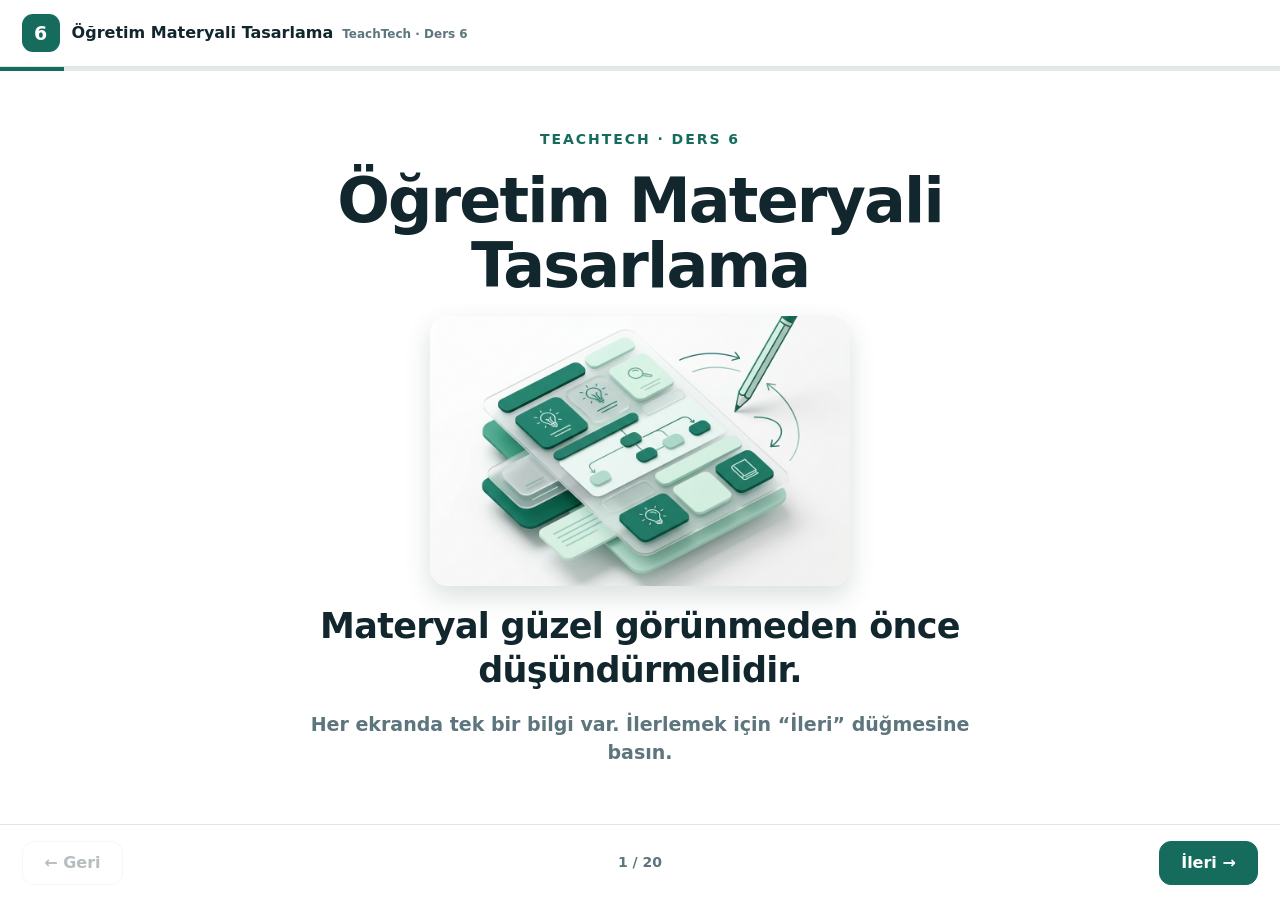
<file: ders6.html>
<!doctype html>
<html lang="tr">

<head>
  <meta charset="utf-8">
  <meta name="viewport" content="width=device-width, initial-scale=1, viewport-fit=cover">
  <meta name="theme-color" content="#156c5c">
  <meta name="description" content="Ders 6: Öğretim materyali tasarlama. Her ekranda tek bilgi, görsel ve kopyalanabilir örnek promptlar.">
  <title>TeachTech &middot; Ders 6: Öğretim Materyali Tasarlama</title>
  <style>
    :root {
      --ink: #12262d;
      --muted: #5d757d;
      --line: #dbe7e3;
      --paper: #fff;
      --canvas: #eef5f3;
      --brand: #156c5c;
      --brand-dark: #0f4b40;
      --mint: #ddf2ea;
      --amber: #fff2d4;
      --amber-ink: #6b4f1d;
      --shadow: 0 14px 44px rgba(16, 52, 47, .12);
    }

    * { box-sizing: border-box; margin: 0; padding: 0 }

    html, body { width: 100%; height: 100dvh; overflow: hidden }

    body {
      display: flex;
      color: var(--ink);
      background: radial-gradient(circle at 10% 6%, #d3ede4, transparent 34%),
                  radial-gradient(circle at 94% 92%, #d9ebf0, transparent 32%), var(--canvas);
      font: 500 16px/1.5 "Plus Jakarta Sans", "Trebuchet MS", system-ui, sans-serif;
    }

    button { font: inherit; cursor: pointer }

    /* ---------- cerceve ---------- */
    .app { flex: 1; min-width: 0; display: grid; grid-template-rows: auto minmax(0, 1fr) auto; background: var(--paper) }

    .topbar {
      display: flex;
      align-items: center;
      gap: 12px;
      padding: clamp(8px, 1.6vmin, 14px) clamp(12px, 2.4vmin, 26px);
      border-bottom: 1px solid var(--line);
    }

    .mark {
      width: clamp(28px, 4.6vmin, 38px);
      aspect-ratio: 1;
      display: grid;
      place-items: center;
      border-radius: 11px;
      color: #fff;
      background: var(--brand);
      font-weight: 800;
      font-size: clamp(14px, 2.2vmin, 19px);
    }

    /* baslik tek satir: ust bantta yukseklik kazandirir */
    .title { min-width: 0; display: flex; align-items: baseline; gap: 9px; overflow: hidden }
    .title strong { font-size: clamp(13px, 2vmin, 16px); font-weight: 800; white-space: nowrap; overflow: hidden; text-overflow: ellipsis }
    .title span { color: var(--muted); font-size: clamp(10px, 1.5vmin, 12px); font-weight: 700; white-space: nowrap }
    @media (max-width: 560px) { .title span { display: none } }

    .track { height: 4px; background: #e2ebe8 }
    .fill { height: 100%; width: 5%; background: var(--brand); transition: width .25s ease }

    /* ---------- sahne ---------- */
    main { position: relative; min-height: 0; overflow: hidden }

    .screen { position: absolute; inset: 0; display: none; padding: clamp(14px, 3vmin, 34px); overflow: auto }
    /* uzun icerikte ustten kirpilmasin diye "safe center" */
    .screen.active {
      display: flex;
      flex-direction: column;
      align-items: center;
      justify-content: center;
      justify-content: safe center;
      animation: enter .22s ease;
    }
    @keyframes enter { from { opacity: 0; transform: translateY(10px) } to { opacity: 1; transform: none } }

    .card { width: min(900px, 100%); display: grid; justify-items: center; gap: clamp(10px, 2vmin, 20px); text-align: center }

    .eyebrow { color: var(--brand); font-size: clamp(11px, 1.8vmin, 14px); font-weight: 800; letter-spacing: .14em; text-transform: uppercase }

    .chip { padding: 6px 13px; border-radius: 99px; background: var(--mint); color: var(--brand-dark); font-size: clamp(12px, 2vmin, 15px); font-weight: 800 }

    h1 { font-size: clamp(32px, 7.4vmin, 62px); line-height: 1.05; letter-spacing: -.03em; font-weight: 800 }

    /* ekranin tek cumlesi */
    .line { font-size: clamp(22px, 4.6vmin, 42px); line-height: 1.26; letter-spacing: -.02em; font-weight: 800 }
    .line.calm { font-weight: 700; font-size: clamp(20px, 4vmin, 35px) }
    .line.small { font-size: clamp(18px, 3.5vmin, 30px) }

    .note {
      padding: clamp(14px, 2.6vmin, 26px) clamp(16px, 3vmin, 30px);
      border-radius: 18px;
      background: var(--mint);
      color: var(--brand-dark);
      font-size: clamp(22px, 4.6vmin, 40px);
      line-height: 1.28;
      font-weight: 800;
    }

    .sub { max-width: 660px; color: var(--muted); font-size: clamp(14px, 2.3vmin, 19px); font-weight: 600 }

    /* ---------- gorseller ---------- */
    .photo { display: grid; width: min(100%, 420px) }
    .photo img {
      display: block;
      width: 100%;
      max-height: min(30vh, 280px);
      object-fit: cover;
      border-radius: 18px;
      box-shadow: 0 10px 26px rgba(20, 58, 52, .16);
    }

    .icon {
      width: clamp(56px, 10vmin, 96px);
      aspect-ratio: 1;
      padding: clamp(9px, 1.6vmin, 15px);
      border-radius: 20px;
      background: var(--mint);
      color: var(--brand-dark);
    }
    .icon.big { width: clamp(90px, 18vmin, 160px); border-radius: 28px }
    .icon svg { width: 100%; height: 100%; fill: none; stroke: currentColor; stroke-width: 1.7; stroke-linecap: round; stroke-linejoin: round }

    /* ---------- sema ---------- */
    .flow { width: 100%; display: flex; flex-wrap: nowrap; align-items: stretch; justify-content: center; gap: clamp(6px, 1.3vmin, 14px) }
    .node {
      flex: 1 1 0;
      min-width: 0;
      display: grid;
      justify-items: center;
      align-content: start;
      gap: 6px;
      padding: clamp(11px, 2vmin, 20px) clamp(8px, 1.4vmin, 14px);
      border: 1px solid var(--line);
      border-radius: 18px;
      background: #fff;
      box-shadow: var(--shadow);
    }
    .node .nico {
      width: clamp(34px, 5.4vmin, 54px);
      aspect-ratio: 1;
      padding: clamp(6px, 1.1vmin, 11px);
      border-radius: 14px;
      background: var(--mint);
      color: var(--brand-dark);
    }
    .node .nico svg { width: 100%; height: 100%; fill: none; stroke: currentColor; stroke-width: 1.8; stroke-linecap: round; stroke-linejoin: round }
    .node strong { font-size: clamp(15px, 2.7vmin, 24px); color: var(--brand-dark); line-height: 1.15 }
    .node span { color: var(--muted); font-size: clamp(11px, 1.85vmin, 15px); font-weight: 700; line-height: 1.25 }
    .arrow { align-self: center; color: var(--brand); font-size: clamp(20px, 3.2vmin, 30px); font-weight: 800; line-height: 1 }

    /* ---------- formul ---------- */
    .formula { width: 100%; display: flex; flex-wrap: wrap; align-items: center; justify-content: center; gap: clamp(8px, 1.6vmin, 16px) }
    .term {
      display: grid;
      gap: 4px;
      padding: clamp(11px, 2vmin, 20px) clamp(14px, 2.4vmin, 26px);
      border-radius: 16px;
      background: var(--mint);
      color: var(--brand-dark);
      font-size: clamp(18px, 3.3vmin, 30px);
      font-weight: 800;
    }
    .term span { color: var(--brand); font-size: clamp(10px, 1.6vmin, 13px); font-weight: 800; letter-spacing: .12em; text-transform: uppercase }
    .plus { color: var(--muted); font-size: clamp(20px, 3.2vmin, 30px); font-weight: 800 }

    /* ---------- karsilastirma ---------- */
    .compare { width: 100%; display: grid; justify-items: center; gap: clamp(8px, 1.6vmin, 14px) }
    .box { width: 100%; padding: clamp(13px, 2.4vmin, 24px) clamp(15px, 2.8vmin, 28px); border-radius: 18px; font-size: clamp(18px, 3.5vmin, 31px); font-weight: 800; line-height: 1.3 }
    .box small { display: block; margin-bottom: 6px; font-size: clamp(10px, 1.7vmin, 13px); font-weight: 800; letter-spacing: .12em; text-transform: uppercase; opacity: .8 }
    .box.bad { border: 1px solid #e6d5b6; background: #fffaf0; color: var(--amber-ink) }
    .box.good { border: 1px solid #b8dbd0; background: #f2fbf7; color: var(--brand-dark) }

    /* ---------- secenek kartlari ---------- */
    .options { width: 100%; display: grid; grid-template-columns: repeat(auto-fit, minmax(180px, 1fr)); gap: clamp(8px, 1.6vmin, 14px) }
    .opt { display: grid; justify-items: center; align-content: start; gap: 6px; padding: clamp(12px, 2.2vmin, 20px) clamp(10px, 1.8vmin, 16px); border: 1px solid var(--line); border-radius: 16px; background: #fff }
    .opt b { width: clamp(28px, 4.4vmin, 36px); aspect-ratio: 1; display: grid; place-items: center; border-radius: 11px; background: #eef4f2; color: var(--muted); font-size: clamp(14px, 2.3vmin, 18px) }
    .opt strong { font-size: clamp(15px, 2.6vmin, 21px) }
    .opt span { color: var(--muted); font-size: clamp(12px, 2vmin, 16px); font-weight: 600 }
    .opt.pick { border-color: var(--brand); background: #f2fbf7; box-shadow: var(--shadow) }
    .opt.pick b { background: var(--brand); color: #fff }
    .opt.pick strong { color: var(--brand-dark) }

    /* ---------- ogrenci karti ---------- */
    .sheet {
      width: min(100%, 640px);
      display: grid;
      gap: clamp(8px, 1.5vmin, 14px);
      padding: clamp(15px, 2.6vmin, 26px);
      border: 1px solid var(--line);
      border-radius: 18px;
      background: #fff;
      box-shadow: var(--shadow);
      text-align: left;
    }
    .sheet h3 { color: var(--brand-dark); font-size: clamp(15px, 2.6vmin, 21px); font-weight: 800 }
    .sheet li { display: grid; grid-template-columns: auto 1fr; align-items: center; gap: 12px; list-style: none; font-size: clamp(15px, 2.8vmin, 23px); font-weight: 700 }
    .sheet li + li { margin-top: clamp(6px, 1.2vmin, 12px) }
    .tick { width: clamp(24px, 3.8vmin, 32px); aspect-ratio: 1; display: grid; place-items: center; border-radius: 9px; background: var(--mint); color: var(--brand-dark); font-size: clamp(13px, 2.1vmin, 17px); font-weight: 900 }

    /* ---------- kontrol kutulari ---------- */
    .quad { width: 100%; display: grid; grid-template-columns: repeat(auto-fit, minmax(195px, 1fr)); gap: clamp(8px, 1.6vmin, 14px) }
    .q { display: grid; justify-items: center; align-content: start; gap: 5px; padding: clamp(12px, 2.2vmin, 20px) clamp(10px, 1.8vmin, 16px); border: 1px solid var(--line); border-radius: 16px; background: #f8fbfa }
    .q .tick { background: var(--brand); color: #fff }
    .q strong { font-size: clamp(15px, 2.6vmin, 21px); color: var(--brand-dark); line-height: 1.2 }
    .q span { color: var(--muted); font-size: clamp(12px, 2vmin, 15px); font-weight: 600; line-height: 1.25 }

    /* ---------- prompt kutusu ---------- */
    .prompt {
      width: 100%;
      padding: clamp(15px, 2.8vmin, 28px) clamp(16px, 3vmin, 30px);
      border: 1px solid #b8dbd0;
      border-radius: 18px;
      background: #f8fdfb;
      box-shadow: var(--shadow);
      color: var(--ink);
      font-size: clamp(18px, 3.3vmin, 28px);
      line-height: 1.42;
      font-weight: 700;
      text-align: left;
    }
    .prompt em { color: var(--brand); font-style: normal; font-weight: 800 }

    .copy { min-height: 46px; padding: 10px 26px; border: 0; border-radius: 11px; color: #fff; background: var(--brand); font-size: clamp(14px, 2.3vmin, 17px); font-weight: 800 }
    .copy:hover { background: var(--brand-dark) }

    .warn { padding: clamp(14px, 2.6vmin, 26px); border-radius: 18px; background: var(--amber); color: var(--amber-ink); font-size: clamp(21px, 4.3vmin, 37px); line-height: 1.28; font-weight: 800 }

    .password { padding: clamp(12px, 2.2vmin, 20px) clamp(20px, 3.4vmin, 34px); border-radius: 16px; background: var(--brand-dark); color: #fff }
    .password span { display: block; color: #a9e0d1; font-size: clamp(10px, 1.6vmin, 12px); font-weight: 800; letter-spacing: .12em; text-transform: uppercase }
    .password strong { display: block; margin-top: 4px; font-size: clamp(26px, 5.2vmin, 44px); font-weight: 800; letter-spacing: .02em }

    /* ---------- alt gezinme ---------- */
    .bottom {
      display: grid;
      grid-template-columns: 1fr auto 1fr;
      align-items: center;
      gap: 10px;
      padding: clamp(9px, 1.7vmin, 16px) clamp(12px, 2.4vmin, 26px);
      border-top: 1px solid var(--line);
      background: #fff;
    }

    .nav { min-height: 44px; padding: 9px clamp(12px, 2.4vmin, 22px); border: 1px solid var(--line); border-radius: 12px; background: #fff; font-size: clamp(13px, 2vmin, 16px); font-weight: 800; color: var(--ink) }
    .nav:hover:not(:disabled) { background: #f2f8f6 }
    .nav.go { justify-self: end; color: #fff; border-color: var(--brand); background: var(--brand) }
    .nav.go:hover { background: var(--brand-dark) }
    .nav.back { justify-self: start }
    .nav:disabled { opacity: .3; cursor: default }

    .counter { color: var(--muted); font-size: clamp(11px, 1.8vmin, 14px); font-weight: 800; white-space: nowrap }

    .toast {
      position: fixed;
      left: 50%;
      bottom: 84px;
      z-index: 5;
      padding: 11px 18px;
      border-radius: 11px;
      color: #fff;
      background: #14424a;
      font-size: 14px;
      font-weight: 800;
      opacity: 0;
      transform: translate(-50%, 12px);
      transition: .2s;
      pointer-events: none;
    }
    .toast.show { opacity: 1; transform: translate(-50%, 0) }

    @media (max-width: 520px) {
      .flow { flex-direction: column }
      .flow .arrow { transform: rotate(90deg); font-size: 18px }
      .node { grid-template-columns: auto 1fr; justify-items: start; align-items: center; text-align: left; gap: 2px 12px; padding: 10px 14px }
      .node .nico { grid-row: span 2 }
    }

    /* dar/kisa cercevede kaydirma olmasin diye bosluklari sikistir (yazi boyutu korunur) */
    @media (max-height: 620px), (max-width: 760px) {
      .screen { padding: clamp(8px, 1.8vmin, 18px) }
      .card { gap: clamp(5px, 1.2vmin, 12px) }
      .copy { min-height: 38px; padding: 7px 20px }
      .photo img { max-height: min(22vh, 190px) }
      .prompt { padding: clamp(11px, 2.1vmin, 20px) clamp(13px, 2.3vmin, 22px) }
      .note, .warn { padding: clamp(11px, 2vmin, 18px) clamp(13px, 2.3vmin, 22px) }
      .sheet { padding: clamp(11px, 2.1vmin, 20px); gap: 6px }
      .sheet li + li { margin-top: 6px }
      .node { padding: clamp(9px, 1.7vmin, 16px) clamp(7px, 1.3vmin, 12px) }
      .opt, .q { padding: clamp(9px, 1.8vmin, 16px) clamp(8px, 1.5vmin, 14px) }
      .box { padding: clamp(10px, 2vmin, 18px) clamp(13px, 2.3vmin, 22px) }
      .password { padding: clamp(9px, 1.8vmin, 16px) clamp(16px, 3vmin, 28px) }
    }

    /* kisa cerceve: once bosluk, sonra yazi kademeli kucululur -> kaydirma olusmaz */
    @media (max-height: 580px) {
      h1 { font-size: clamp(24px, 6vmin, 44px) }
      .line { font-size: clamp(17px, 3.7vmin, 30px) }
      .line.calm { font-size: clamp(16px, 3.3vmin, 26px) }
      .line.small { font-size: clamp(15px, 3vmin, 24px) }
      .note { font-size: clamp(17px, 3.7vmin, 30px) }
      .warn { font-size: clamp(16px, 3.5vmin, 28px) }
      .prompt { font-size: clamp(14px, 2.9vmin, 22px) }
      .sub { font-size: clamp(12px, 2vmin, 16px) }
      .sheet li { font-size: clamp(13px, 2.5vmin, 19px) }
      .box { font-size: clamp(15px, 3vmin, 24px) }
      .node strong, .opt strong, .q strong { font-size: clamp(13px, 2.3vmin, 19px) }
      .term { font-size: clamp(15px, 2.9vmin, 24px) }
      .icon { width: clamp(42px, 8vmin, 68px) }
      .icon.big { width: clamp(64px, 13vmin, 110px) }
    }

    @media (max-height: 450px) {
      h1 { font-size: clamp(20px, 5vmin, 34px) }
      .line { font-size: clamp(15px, 3.2vmin, 24px) }
      .line.calm, .line.small { font-size: clamp(14px, 2.9vmin, 21px) }
      .note { font-size: clamp(15px, 3.2vmin, 24px) }
      .warn { font-size: clamp(14px, 3vmin, 22px) }
      .prompt { font-size: clamp(13px, 2.6vmin, 19px) }
      .sheet li { font-size: clamp(12px, 2.3vmin, 17px) }
      .box { font-size: clamp(13px, 2.7vmin, 20px) }
      .eyebrow, .chip { font-size: 11px }
      .chip { padding: 4px 10px }
      .copy { min-height: 32px; padding: 5px 16px; font-size: 12px }
      .topbar { padding: 4px 10px; gap: 9px }
      .mark { width: clamp(22px, 3.6vmin, 28px); border-radius: 9px; font-size: 13px }
      .title strong { font-size: 13px }
      .bottom { padding: 6px 12px }
      .nav { min-height: 36px; padding: 6px 12px; font-size: 12px }
      .password strong { font-size: clamp(20px, 4vmin, 30px) }
      .photo img { max-height: min(20vh, 130px) }
      .sheet li { font-size: clamp(11px, 2.1vmin, 15px) }
      .sheet li + li { margin-top: 4px }
      /* kisa cercevede sema yatay kalsin; dikey yigilma yer yemesin */
      .flow { flex-direction: row }
      .flow .arrow { transform: none; font-size: 13px }
      .node { grid-template-columns: 1fr; justify-items: center; text-align: center; padding: 7px 5px; gap: 2px }
      .node .nico { display: none }
      .node span { font-size: 10px; line-height: 1.15 }
      .opt span, .q span { font-size: 10px; line-height: 1.15 }
      .term { padding: 7px 11px }
      .compare { gap: 4px }
      .box { padding: 8px 12px; font-size: clamp(12px, 2.5vmin, 18px) }
      .box small { margin-bottom: 2px; font-size: 9px }
      .quad, .options { gap: 5px }
      .q, .opt { padding: 7px 8px; gap: 2px }
      .q .tick, .sheet .tick { width: 19px; border-radius: 7px; font-size: 11px }
      .sheet { padding: 9px 12px; gap: 4px }
      .sheet h3 { font-size: 12px }
      .opt b { width: 22px; border-radius: 8px; font-size: 12px }
    }

    @media (max-height: 400px) {
      .photo, .icon { display: none }
    }

    @media (prefers-reduced-motion: reduce) {
      *, *::before, *::after { animation: none !important; transition: none !important }
    }
  </style>
</head>

<body>
  <svg width="0" height="0" style="position:absolute" aria-hidden="true">
    <defs>
      <symbol id="i-target" viewBox="0 0 24 24"><circle cx="12" cy="12" r="8.5" /><circle cx="12" cy="12" r="4.8" /><circle cx="12" cy="12" r="1.4" /></symbol>
      <symbol id="i-eye" viewBox="0 0 24 24"><path d="M2.8 12S6.5 5.8 12 5.8 21.2 12 21.2 12 17.5 18.2 12 18.2 2.8 12 2.8 12z" /><circle cx="12" cy="12" r="2.9" /></symbol>
      <symbol id="i-check" viewBox="0 0 24 24"><path d="M4.5 6.5h9" /><path d="M4.5 12h9" /><path d="M4.5 17.5h6" /><path d="m16 15.5 2.2 2.2 4-4.4" /></symbol>
      <symbol id="i-question" viewBox="0 0 24 24"><circle cx="12" cy="12" r="9" /><path d="M9.2 9.4a2.8 2.8 0 0 1 5.5.7c0 1.9-2.7 2.2-2.7 4" /><path d="M12 17.4h.01" /></symbol>
      <symbol id="i-book" viewBox="0 0 24 24"><path d="M4 5.5A1.5 1.5 0 0 1 5.5 4H11v16H5.5A1.5 1.5 0 0 1 4 18.5z" /><path d="M20 5.5A1.5 1.5 0 0 0 18.5 4H13v16h5.5a1.5 1.5 0 0 0 1.5-1.5z" /></symbol>
      <symbol id="i-shapes" viewBox="0 0 24 24"><rect x="3" y="13" width="8" height="8" rx="1.5" /><circle cx="17" cy="17" r="4" /><path d="M11 3.5 15.5 11h-9z" /></symbol>
      <symbol id="i-leaf" viewBox="0 0 24 24"><path d="M5 19c-1.5-6 2.5-12 14-13 1 9-3.5 14-9.5 14-1.9 0-3.4-.4-4.5-1z" /><path d="M6.5 17.5C9 14 12 11.6 16 10" /></symbol>
      <symbol id="i-spark" viewBox="0 0 24 24"><path d="m12 3 2.1 5.2L19.5 10l-5.4 1.8L12 17l-2.1-5.2L4.5 10l5.4-1.8z" /><path d="M18.5 16.5 19.3 18.6 21.5 19.4 19.3 20.2 18.5 22.3 17.7 20.2 15.5 19.4 17.7 18.6z" /></symbol>
      <symbol id="i-scissors" viewBox="0 0 24 24"><circle cx="6" cy="6.5" r="2.5" /><circle cx="6" cy="17.5" r="2.5" /><path d="M8.2 7.8 20 18" /><path d="M8.2 16.2 20 6" /></symbol>
      <symbol id="i-pencil" viewBox="0 0 24 24"><path d="M4 20h4l10-10a2.5 2.5 0 0 0-3.5-3.5L4.5 16.5z" /><path d="M14 7.5 16.5 10" /></symbol>
      <symbol id="i-message" viewBox="0 0 24 24"><path d="M20 15.5a2.5 2.5 0 0 1-2.5 2.5H9l-4 3v-3H6.5A2.5 2.5 0 0 1 4 15.5v-8A2.5 2.5 0 0 1 6.5 5h11A2.5 2.5 0 0 1 20 7.5z" /><path d="M8.5 9.5h7" /><path d="M8.5 13h4" /></symbol>
      <symbol id="i-clock" viewBox="0 0 24 24"><circle cx="12" cy="12" r="9" /><path d="M12 7v5.2l3.2 2" /></symbol>
      <symbol id="i-shield" viewBox="0 0 24 24"><path d="M12 3.5 19 6v6c0 4.2-3 7.3-7 8.5-4-1.2-7-4.3-7-8.5V6z" /><path d="M12 9v4" /><path d="M12 16h.01" /></symbol>
      <symbol id="i-flag" viewBox="0 0 24 24"><path d="M6 21V4" /><path d="M6 4.5h11l-2 3.5 2 3.5H6z" /></symbol>
      <symbol id="i-layers" viewBox="0 0 24 24"><path d="m12 3 8.5 4.5L12 12 3.5 7.5z" /><path d="m4 12 8 4.3 8-4.3" /><path d="m4 16.5 8 4.3 8-4.3" /></symbol>
      <symbol id="i-swap" viewBox="0 0 24 24"><path d="M4 8.5h14" /><path d="m15 5.5 3 3-3 3" /><path d="M20 15.5H6" /><path d="m9 12.5-3 3 3 3" /></symbol>
      <symbol id="i-wand" viewBox="0 0 24 24"><path d="m4 20 10-10" /><path d="m13.5 5.5 1 2.2 2.2 1-2.2 1-1 2.2-1-2.2-2.2-1 2.2-1z" /><path d="M19 13.5l.7 1.5 1.5.7-1.5.7-.7 1.5-.7-1.5-1.5-.7 1.5-.7z" /></symbol>
      <symbol id="i-ruler" viewBox="0 0 24 24"><path d="M3.5 15.5 15.5 3.5l5 5-12 12z" /><path d="m7.5 11.5 2 2" /><path d="m10.5 8.5 2 2" /><path d="m13.5 5.5 2 2" /></symbol>
      <symbol id="i-exit" viewBox="0 0 24 24"><rect x="3.5" y="5" width="13" height="14" rx="2" /><path d="M20.5 12h-6" /><path d="m17.5 9 3 3-3 3" /></symbol>
      <symbol id="i-puzzle" viewBox="0 0 24 24"><path d="M10 4h4v2.2a1.8 1.8 0 1 0 3.6 0V4H20v4h-2.2a1.8 1.8 0 1 0 0 3.6H20V20h-4.4v-2.2a1.8 1.8 0 1 0-3.6 0V20H4v-4.4h2.2a1.8 1.8 0 1 0 0-3.6H4V8h6z" /></symbol>
      <symbol id="i-table" viewBox="0 0 24 24"><rect x="3.5" y="4.5" width="17" height="15" rx="2" /><path d="M3.5 9.5h17" /><path d="M9.5 9.5v10" /><path d="M15 9.5v10" /></symbol>
      <symbol id="i-users" viewBox="0 0 24 24"><circle cx="9" cy="8.5" r="3.2" /><path d="M3.5 19.5c.6-3 2.8-4.6 5.5-4.6s4.9 1.6 5.5 4.6" /><path d="M16.2 6.2a3 3 0 0 1 0 5.6" /><path d="M17.5 15.2c2 .5 3.3 2 3.7 4.3" /></symbol>
      <symbol id="i-flask" viewBox="0 0 24 24"><path d="M10 3.5h4" /><path d="M11 3.5v6L5.8 18a2 2 0 0 0 1.7 3h9a2 2 0 0 0 1.7-3L13 9.5v-6" /><path d="M8 15h8" /></symbol>
      <symbol id="i-share" viewBox="0 0 24 24"><circle cx="18" cy="6" r="2.6" /><circle cx="6" cy="12" r="2.6" /><circle cx="18" cy="18" r="2.6" /><path d="m8.4 10.8 7.2-3.6" /><path d="m8.4 13.2 7.2 3.6" /></symbol>
      <symbol id="i-heart" viewBox="0 0 24 24"><path d="M12 20s-7.5-4.4-7.5-9.3A4.2 4.2 0 0 1 12 8.2a4.2 4.2 0 0 1 7.5 2.5C19.5 15.6 12 20 12 20z" /></symbol>
      <symbol id="i-hand" viewBox="0 0 24 24"><path d="M9 11V5.5a1.5 1.5 0 0 1 3 0V11" /><path d="M12 10.5V4.8a1.5 1.5 0 0 1 3 0V11" /><path d="M15 11V7.5a1.5 1.5 0 0 1 3 0V14c0 3.6-2.4 6.5-6 6.5s-6-2.6-6-6V13a1.5 1.5 0 0 1 3 0" /></symbol>
      <symbol id="i-bulb" viewBox="0 0 24 24"><path d="M9.5 17.5h5" /><path d="M10 20.5h4" /><path d="M12 3.5a5.5 5.5 0 0 1 3.2 10c-.5.4-.7.9-.7 1.5h-5c0-.6-.2-1.1-.7-1.5A5.5 5.5 0 0 1 12 3.5z" /></symbol>
      <symbol id="i-doc" viewBox="0 0 24 24"><path d="M14 3.5H7a1.5 1.5 0 0 0-1.5 1.5v14A1.5 1.5 0 0 0 7 20.5h10a1.5 1.5 0 0 0 1.5-1.5V8z" /><path d="M14 3.5V8h4.5" /><path d="M8.5 13h7" /><path d="M8.5 16.5h5" /></symbol>
      <symbol id="i-search" viewBox="0 0 24 24"><circle cx="11" cy="11" r="6.5" /><path d="m16 16 4.5 4.5" /></symbol>
      <symbol id="i-lock" viewBox="0 0 24 24"><rect x="4.5" y="10" width="15" height="10.5" rx="2" /><path d="M8 10V7.5a4 4 0 0 1 8 0V10" /><path d="M12 14v3" /></symbol>
      <symbol id="i-scale" viewBox="0 0 24 24"><path d="M12 4v16" /><path d="M6 20h12" /><path d="M4 8h16" /><path d="M4 8 1.8 13a2.6 2.6 0 0 0 4.4 0z" /><path d="M20 8l-2.2 5a2.6 2.6 0 0 0 4.4 0z" /></symbol>
      <symbol id="i-grid" viewBox="0 0 24 24"><rect x="3.5" y="3.5" width="7" height="7" rx="1.6" /><rect x="13.5" y="3.5" width="7" height="7" rx="1.6" /><rect x="3.5" y="13.5" width="7" height="7" rx="1.6" /><rect x="13.5" y="13.5" width="7" height="7" rx="1.6" /></symbol>
      <symbol id="i-copy" viewBox="0 0 24 24"><rect x="8.5" y="8.5" width="12" height="12" rx="2" /><path d="M15.5 5.5a2 2 0 0 0-2-2h-8a2 2 0 0 0-2 2v8a2 2 0 0 0 2 2" /></symbol>
      <symbol id="i-rocket" viewBox="0 0 24 24"><path d="M13.5 4.5c3.5 2 5.5 5.5 5.5 9.5l-4 3h-6l-4-3c0-4 2-7.5 5.5-9.5a3 3 0 0 1 3 0z" /><circle cx="12" cy="10.5" r="2" /><path d="M9 17c-1 1.5-1 3.5 0 4 1-.5 1.7-1.4 2-2.5" /><path d="M15 17c1 1.5 1 3.5 0 4-1-.5-1.7-1.4-2-2.5" /></symbol>
    </defs>
  </svg>

  <div class="app">
    <header>
      <div class="topbar">
        <div class="mark">6</div>
        <div class="title">
          <strong>Öğretim Materyali Tasarlama</strong>
          <span>TeachTech &middot; Ders 6</span>
        </div>
      </div>
      <div class="track"><div class="fill" id="fill"></div></div>
    </header>

    <main id="main">
      <!-- 1 -->
      <section class="screen active">
        <div class="card"><p class="eyebrow">TeachTech · Ders 6</p><h1>Öğretim Materyali Tasarlama</h1><figure class="photo"><img src="assets/ders6-material-craft.jpg" alt="Materyal hazırlayan öğretmen" loading="eager"></figure><p class="line calm">Materyal güzel görünmeden önce düşündürmelidir.</p><p class="sub">Her ekranda tek bir bilgi var. İlerlemek için “İleri” düğmesine basın.</p></div>
      </section>

      <!-- 2 -->
      <section class="screen">
        <div class="card"><p class="eyebrow">Bugünün tek bilgisi</p><p class="note">Bir sayfa, bir amaç, bir öğrenci işi.</p></div>
      </section>

      <!-- 3 -->
      <section class="screen">
        <div class="card"><p class="eyebrow">Dört adımlık şema</p><div class="flow"><div class="node"><div class="nico"><svg><use href="#i-target" /></svg></div><strong>Amaç</strong><span>Öğrenci ne yapacak?</span></div><div class="arrow">&#8594;</div><div class="node"><div class="nico"><svg><use href="#i-grid" /></svg></div><strong>Yapı</strong><span>Bilgi nasıl gruplanacak?</span></div><div class="arrow">&#8594;</div><div class="node"><div class="nico"><svg><use href="#i-eye" /></svg></div><strong>Görsel</strong><span>Neye önce bakacak?</span></div><div class="arrow">&#8594;</div><div class="node"><div class="nico"><svg><use href="#i-check" /></svg></div><strong>Kontrol</strong><span>Anlaşılır mı?</span></div></div><p class="sub">Materyal bu sırayla hazırlanır.</p></div>
      </section>

      <!-- 4 -->
      <section class="screen">
        <div class="card"><p class="eyebrow">Çalışma kâğıdı iskeleti</p><div class="sheet"><h3>Tek sayfada üç bölüm</h3><ul><li><span class="tick">&#10003;</span>Kısa hatırlatma (en fazla 3 satır)</li><li><span class="tick">&#10003;</span>4 görev (kolaydan zora)</li><li><span class="tick">&#10003;</span>Öz kontrol: “Başardım mı?”</li></ul></div><p class="line small">Fazlası öğrenciyi yorar.</p></div>
      </section>

      <!-- 5 -->
      <section class="screen">
        <div class="card"><p class="eyebrow">Aynı materyalin iki hâli</p><div class="compare"><div class="box bad"><small>Zayıf</small>Renkli, süslü, üç konuyu bir arada anlatan sayfa.</div><div class="arrow">&#8595;</div><div class="box good"><small>Güçlü</small>Sade, tek amaçlı, cevap için yer bırakan sayfa.</div></div></div>
      </section>

      <!-- 6 -->
      <section class="screen">
        <div class="card"><p class="eyebrow">Görsel seçimi</p><div class="icon"><svg><use href="#i-eye" /></svg></div><p class="line">Süs değil; ilişkiyi ya da sırayı gösteren görsel isteyin.</p></div>
      </section>

      <!-- 7 -->
      <section class="screen">
        <div class="card"><p class="eyebrow">Yönerge dili</p><figure class="photo"><img src="assets/ders6-material-craft.jpg" alt="Çalışma kâğıdı inceleyen öğretmen" loading="lazy"></figure><p class="line">Her yönerge tek cümle ve tek iş olsun.</p></div>
      </section>

      <!-- 8 -->
      <section class="screen">
        <div class="card"><p class="chip">Tek sayfa çalışma kâğıdı</p><div class="icon"><svg><use href="#i-doc" /></svg></div><div class="prompt" id="p1"><em>[Sınıf]</em> için “<em>[hedef]</em>” odaklı tek sayfalık çalışma kâğıdı hazırla. Üç bölüm olsun: kısa hatırlatma, 4 görev, öz kontrol. Yönergeler öğrenci dilinde ve tek cümle olsun.</div><button class="copy" data-copy="p1" type="button">Kopyala</button></div>
      </section>

      <!-- 9 -->
      <section class="screen">
        <div class="card"><p class="chip">Slayt omurgası</p><div class="icon"><svg><use href="#i-layers" /></svg></div><div class="prompt" id="p2"><em>[Konu]</em> için en fazla 6 slaytlık akış yaz. Her slaytta 5 kelimelik başlık, tek ana fikir ve öğrenciye sorulacak tek soru olsun.</div><button class="copy" data-copy="p2" type="button">Kopyala</button></div>
      </section>

      <!-- 10 -->
      <section class="screen">
        <div class="card"><p class="chip">Kavram haritası</p><div class="icon"><svg><use href="#i-share" /></svg></div><div class="prompt" id="p3"><em>[Konu]</em> için basit bir kavram haritası taslağı yaz. 1 merkez kavram, en fazla 6 alt kavram olsun ve her okun üzerine ilişkiyi anlatan bir fiil yaz.</div><button class="copy" data-copy="p3" type="button">Kopyala</button></div>
      </section>

      <!-- 11 -->
      <section class="screen">
        <div class="card"><p class="chip">Çalışma kartları</p><div class="icon"><svg><use href="#i-copy" /></svg></div><div class="prompt" id="p4"><em>[Hedef]</em> için 8 çalışma kartı yaz. Ön yüzde soru, arka yüzde kısa cevap olsun. 3’ü kavram, 3’ü uygulama, 2’si “neden?” sorusu olsun.</div><button class="copy" data-copy="p4" type="button">Kopyala</button></div>
      </section>

      <!-- 12 -->
      <section class="screen">
        <div class="card"><p class="chip">Görsel yönerge</p><div class="icon"><svg><use href="#i-grid" /></svg></div><div class="prompt" id="p5"><em>[Etkinlik]</em> için en fazla 5 adımlık görsel yönerge yaz. Her adımda kısa bir eylem cümlesi ve “tamamladığımı nasıl anlarım?” kontrolü olsun.</div><button class="copy" data-copy="p5" type="button">Kopyala</button></div>
      </section>

      <!-- 13 -->
      <section class="screen">
        <div class="card"><p class="chip">Örnek ve karşı örnek</p><div class="icon"><svg><use href="#i-scale" /></svg></div><div class="prompt" id="p6"><em>[Kavram]</em> için 5 örnek ve 5 örnek olmayan durum yaz. Öğrenci hangisinin neden örnek olmadığını tartışabilsin. Cevapları en sona koy.</div><button class="copy" data-copy="p6" type="button">Kopyala</button></div>
      </section>

      <!-- 14 -->
      <section class="screen">
        <div class="card"><p class="chip">Alıştırma seti</p><div class="icon"><svg><use href="#i-pencil" /></svg></div><div class="prompt" id="p7"><em>[Konu]</em> için 10 alıştırma yaz: 4 kolay, 4 orta, 2 zor. Her sorunun yanına hangi beceriyi çalıştırdığını tek kelimeyle yaz.</div><button class="copy" data-copy="p7" type="button">Kopyala</button></div>
      </section>

      <!-- 15 -->
      <section class="screen">
        <div class="card"><p class="chip">Panoya afiş metni</p><div class="icon"><svg><use href="#i-bulb" /></svg></div><div class="prompt" id="p8">Sınıf panosuna asacağım <em>[konu]</em> hatırlatma afişi için metin yaz. En fazla 5 madde, her madde 6 kelimeyi geçmesin, büyük puntoya uygun olsun.</div><button class="copy" data-copy="p8" type="button">Kopyala</button></div>
      </section>

      <!-- 16 -->
      <section class="screen">
        <div class="card"><p class="chip">Eve gönderilecek sayfa</p><div class="icon"><svg><use href="#i-message" /></svg></div><div class="prompt" id="p9"><em>[Konu]</em> için evde veliyle 15 dakikada yapılabilecek tek sayfalık çalışma hazırla. Malzeme gerektirmesin, yönergeler veliye hitap etsin.</div><button class="copy" data-copy="p9" type="button">Kopyala</button></div>
      </section>

      <!-- 17 -->
      <section class="screen">
        <div class="card"><p class="chip">Materyali denetle</p><div class="icon"><svg><use href="#i-search" /></svg></div><div class="prompt" id="p10">Aşağıdaki materyali şu 5 başlıkta incele: hedefe uygunluk, yaş düzeyi, yönerge açıklığı, sayfa düzeni, cevap alanı. Her başlığa “uygun / düzelt” yaz ve en önemli 3 düzeltmeyi öner. Materyal: <em>[içeriği yapıştırın]</em></div><button class="copy" data-copy="p10" type="button">Kopyala</button></div>
      </section>

      <!-- 18 -->
      <section class="screen">
        <div class="card"><p class="eyebrow">Materyali dört soruda kontrol edin</p><div class="quad"><div class="q"><span class="tick">1</span><strong>Amaç tek mi?</strong><span>Bir sayfa, bir hedef.</span></div><div class="q"><span class="tick">2</span><strong>Yönerge açık mı?</strong><span>Öğrenci tek başına anlıyor.</span></div><div class="q"><span class="tick">3</span><strong>Yer var mı?</strong><span>Cevap için yeterli boşluk.</span></div><div class="q"><span class="tick">4</span><strong>Düzey uygun mu?</strong><span>Yazı ve dil sınıfa göre.</span></div></div></div>
      </section>

      <!-- 19 -->
      <section class="screen">
        <div class="card"><p class="eyebrow">Tek uyarı</p><div class="icon"><svg><use href="#i-shield" /></svg></div><p class="warn">Yapay zekâ görsel “yapmaz”; sizin tarif ettiğiniz görseli anlatır.</p></div>
      </section>

      <!-- 20 -->
      <section class="screen">
        <div class="card"><p class="eyebrow">Ders 6 tamamlandı</p><div class="icon"><svg><use href="#i-flag" /></svg></div><p class="line">Artık materyaliniz süs değil, öğrenme aracı.</p><div class="password"><span>Adım şifresi</span><strong>materyal</strong></div></div>
      </section>

    </main>

    <footer class="bottom">
      <button class="nav back" id="prev" type="button">&#8592; Geri</button>
      <span class="counter" id="counter">1 / 20</span>
      <button class="nav go" id="next" type="button">İleri &#8594;</button>
    </footer>
  </div>

  <div class="toast" id="toast" role="status" aria-live="polite"></div>

  <script>
    (() => {
      const screens = [...document.querySelectorAll('.screen')];
      const total = screens.length;
      const prev = document.getElementById('prev');
      const next = document.getElementById('next');
      const fill = document.getElementById('fill');
      const counter = document.getElementById('counter');
      const toast = document.getElementById('toast');
      let index = 0, timer;

      const say = text => {
        toast.textContent = text;
        toast.classList.add('show');
        clearTimeout(timer);
        timer = setTimeout(() => toast.classList.remove('show'), 1700);
      };

      const go = target => {
        index = Math.max(0, Math.min(total - 1, target));
        screens.forEach((screen, i) => screen.classList.toggle('active', i === index));
        screens[index].scrollTop = 0;
        fill.style.width = ((index + 1) / total * 100) + '%';
        counter.textContent = (index + 1) + ' / ' + total;
        prev.disabled = index === 0;
        next.textContent = index === total - 1 ? 'Başa dön \u21ba' : 'İleri \u2192';
      };

      prev.onclick = () => go(index - 1);
      next.onclick = () => go(index === total - 1 ? 0 : index + 1);

      document.addEventListener('keydown', event => {
        if (event.key === 'ArrowRight') go(index + 1);
        if (event.key === 'ArrowLeft') go(index - 1);
      });

      let startX = null;
      const main = document.getElementById('main');
      main.addEventListener('touchstart', e => { startX = e.changedTouches[0].clientX; }, { passive: true });
      main.addEventListener('touchend', e => {
        if (startX === null) return;
        const delta = e.changedTouches[0].clientX - startX;
        if (Math.abs(delta) > 60) go(index + (delta < 0 ? 1 : -1));
        startX = null;
      }, { passive: true });

      document.querySelectorAll('[data-copy]').forEach(button => {
        button.onclick = async () => {
          const text = document.getElementById(button.dataset.copy).innerText.trim();
          try {
            await navigator.clipboard.writeText(text);
          } catch (_) {
            const area = document.createElement('textarea');
            area.value = text;
            document.body.appendChild(area);
            area.select();
            document.execCommand('copy');
            area.remove();
          }
          say('Prompt kopyalandı');
        };
      });

      go(0);
    })();
  </script>
</body>

</html>
</file>
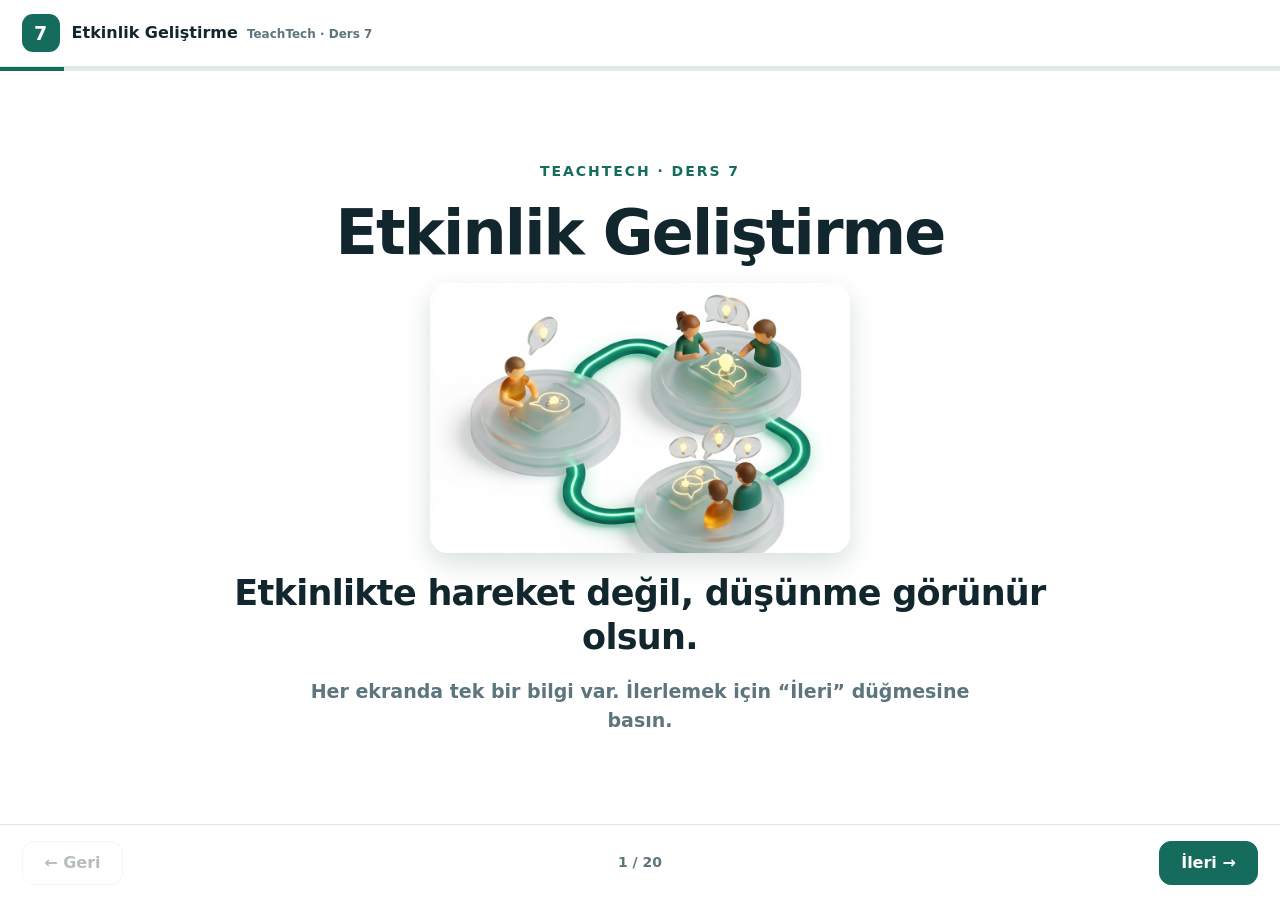
<file: ders7.html>
<!doctype html>
<html lang="tr">

<head>
  <meta charset="utf-8">
  <meta name="viewport" content="width=device-width, initial-scale=1, viewport-fit=cover">
  <meta name="theme-color" content="#156c5c">
  <meta name="description" content="Ders 7: Etkinlik geliştirme. Her ekranda tek bilgi, görsel ve kopyalanabilir örnek promptlar.">
  <title>TeachTech &middot; Ders 7: Etkinlik Geliştirme</title>
  <style>
    :root {
      --ink: #12262d;
      --muted: #5d757d;
      --line: #dbe7e3;
      --paper: #fff;
      --canvas: #eef5f3;
      --brand: #156c5c;
      --brand-dark: #0f4b40;
      --mint: #ddf2ea;
      --amber: #fff2d4;
      --amber-ink: #6b4f1d;
      --shadow: 0 14px 44px rgba(16, 52, 47, .12);
    }

    * { box-sizing: border-box; margin: 0; padding: 0 }

    html, body { width: 100%; height: 100dvh; overflow: hidden }

    body {
      display: flex;
      color: var(--ink);
      background: radial-gradient(circle at 10% 6%, #d3ede4, transparent 34%),
                  radial-gradient(circle at 94% 92%, #d9ebf0, transparent 32%), var(--canvas);
      font: 500 16px/1.5 "Plus Jakarta Sans", "Trebuchet MS", system-ui, sans-serif;
    }

    button { font: inherit; cursor: pointer }

    /* ---------- cerceve ---------- */
    .app { flex: 1; min-width: 0; display: grid; grid-template-rows: auto minmax(0, 1fr) auto; background: var(--paper) }

    .topbar {
      display: flex;
      align-items: center;
      gap: 12px;
      padding: clamp(8px, 1.6vmin, 14px) clamp(12px, 2.4vmin, 26px);
      border-bottom: 1px solid var(--line);
    }

    .mark {
      width: clamp(28px, 4.6vmin, 38px);
      aspect-ratio: 1;
      display: grid;
      place-items: center;
      border-radius: 11px;
      color: #fff;
      background: var(--brand);
      font-weight: 800;
      font-size: clamp(14px, 2.2vmin, 19px);
    }

    /* baslik tek satir: ust bantta yukseklik kazandirir */
    .title { min-width: 0; display: flex; align-items: baseline; gap: 9px; overflow: hidden }
    .title strong { font-size: clamp(13px, 2vmin, 16px); font-weight: 800; white-space: nowrap; overflow: hidden; text-overflow: ellipsis }
    .title span { color: var(--muted); font-size: clamp(10px, 1.5vmin, 12px); font-weight: 700; white-space: nowrap }
    @media (max-width: 560px) { .title span { display: none } }

    .track { height: 4px; background: #e2ebe8 }
    .fill { height: 100%; width: 5%; background: var(--brand); transition: width .25s ease }

    /* ---------- sahne ---------- */
    main { position: relative; min-height: 0; overflow: hidden }

    .screen { position: absolute; inset: 0; display: none; padding: clamp(14px, 3vmin, 34px); overflow: auto }
    /* uzun icerikte ustten kirpilmasin diye "safe center" */
    .screen.active {
      display: flex;
      flex-direction: column;
      align-items: center;
      justify-content: center;
      justify-content: safe center;
      animation: enter .22s ease;
    }
    @keyframes enter { from { opacity: 0; transform: translateY(10px) } to { opacity: 1; transform: none } }

    .card { width: min(900px, 100%); display: grid; justify-items: center; gap: clamp(10px, 2vmin, 20px); text-align: center }

    .eyebrow { color: var(--brand); font-size: clamp(11px, 1.8vmin, 14px); font-weight: 800; letter-spacing: .14em; text-transform: uppercase }

    .chip { padding: 6px 13px; border-radius: 99px; background: var(--mint); color: var(--brand-dark); font-size: clamp(12px, 2vmin, 15px); font-weight: 800 }

    h1 { font-size: clamp(32px, 7.4vmin, 62px); line-height: 1.05; letter-spacing: -.03em; font-weight: 800 }

    /* ekranin tek cumlesi */
    .line { font-size: clamp(22px, 4.6vmin, 42px); line-height: 1.26; letter-spacing: -.02em; font-weight: 800 }
    .line.calm { font-weight: 700; font-size: clamp(20px, 4vmin, 35px) }
    .line.small { font-size: clamp(18px, 3.5vmin, 30px) }

    .note {
      padding: clamp(14px, 2.6vmin, 26px) clamp(16px, 3vmin, 30px);
      border-radius: 18px;
      background: var(--mint);
      color: var(--brand-dark);
      font-size: clamp(22px, 4.6vmin, 40px);
      line-height: 1.28;
      font-weight: 800;
    }

    .sub { max-width: 660px; color: var(--muted); font-size: clamp(14px, 2.3vmin, 19px); font-weight: 600 }

    /* ---------- gorseller ---------- */
    .photo { display: grid; width: min(100%, 420px) }
    .photo img {
      display: block;
      width: 100%;
      max-height: min(30vh, 280px);
      object-fit: cover;
      border-radius: 18px;
      box-shadow: 0 10px 26px rgba(20, 58, 52, .16);
    }

    .icon {
      width: clamp(56px, 10vmin, 96px);
      aspect-ratio: 1;
      padding: clamp(9px, 1.6vmin, 15px);
      border-radius: 20px;
      background: var(--mint);
      color: var(--brand-dark);
    }
    .icon.big { width: clamp(90px, 18vmin, 160px); border-radius: 28px }
    .icon svg { width: 100%; height: 100%; fill: none; stroke: currentColor; stroke-width: 1.7; stroke-linecap: round; stroke-linejoin: round }

    /* ---------- sema ---------- */
    .flow { width: 100%; display: flex; flex-wrap: nowrap; align-items: stretch; justify-content: center; gap: clamp(6px, 1.3vmin, 14px) }
    .node {
      flex: 1 1 0;
      min-width: 0;
      display: grid;
      justify-items: center;
      align-content: start;
      gap: 6px;
      padding: clamp(11px, 2vmin, 20px) clamp(8px, 1.4vmin, 14px);
      border: 1px solid var(--line);
      border-radius: 18px;
      background: #fff;
      box-shadow: var(--shadow);
    }
    .node .nico {
      width: clamp(34px, 5.4vmin, 54px);
      aspect-ratio: 1;
      padding: clamp(6px, 1.1vmin, 11px);
      border-radius: 14px;
      background: var(--mint);
      color: var(--brand-dark);
    }
    .node .nico svg { width: 100%; height: 100%; fill: none; stroke: currentColor; stroke-width: 1.8; stroke-linecap: round; stroke-linejoin: round }
    .node strong { font-size: clamp(15px, 2.7vmin, 24px); color: var(--brand-dark); line-height: 1.15 }
    .node span { color: var(--muted); font-size: clamp(11px, 1.85vmin, 15px); font-weight: 700; line-height: 1.25 }
    .arrow { align-self: center; color: var(--brand); font-size: clamp(20px, 3.2vmin, 30px); font-weight: 800; line-height: 1 }

    /* ---------- formul ---------- */
    .formula { width: 100%; display: flex; flex-wrap: wrap; align-items: center; justify-content: center; gap: clamp(8px, 1.6vmin, 16px) }
    .term {
      display: grid;
      gap: 4px;
      padding: clamp(11px, 2vmin, 20px) clamp(14px, 2.4vmin, 26px);
      border-radius: 16px;
      background: var(--mint);
      color: var(--brand-dark);
      font-size: clamp(18px, 3.3vmin, 30px);
      font-weight: 800;
    }
    .term span { color: var(--brand); font-size: clamp(10px, 1.6vmin, 13px); font-weight: 800; letter-spacing: .12em; text-transform: uppercase }
    .plus { color: var(--muted); font-size: clamp(20px, 3.2vmin, 30px); font-weight: 800 }

    /* ---------- karsilastirma ---------- */
    .compare { width: 100%; display: grid; justify-items: center; gap: clamp(8px, 1.6vmin, 14px) }
    .box { width: 100%; padding: clamp(13px, 2.4vmin, 24px) clamp(15px, 2.8vmin, 28px); border-radius: 18px; font-size: clamp(18px, 3.5vmin, 31px); font-weight: 800; line-height: 1.3 }
    .box small { display: block; margin-bottom: 6px; font-size: clamp(10px, 1.7vmin, 13px); font-weight: 800; letter-spacing: .12em; text-transform: uppercase; opacity: .8 }
    .box.bad { border: 1px solid #e6d5b6; background: #fffaf0; color: var(--amber-ink) }
    .box.good { border: 1px solid #b8dbd0; background: #f2fbf7; color: var(--brand-dark) }

    /* ---------- secenek kartlari ---------- */
    .options { width: 100%; display: grid; grid-template-columns: repeat(auto-fit, minmax(180px, 1fr)); gap: clamp(8px, 1.6vmin, 14px) }
    .opt { display: grid; justify-items: center; align-content: start; gap: 6px; padding: clamp(12px, 2.2vmin, 20px) clamp(10px, 1.8vmin, 16px); border: 1px solid var(--line); border-radius: 16px; background: #fff }
    .opt b { width: clamp(28px, 4.4vmin, 36px); aspect-ratio: 1; display: grid; place-items: center; border-radius: 11px; background: #eef4f2; color: var(--muted); font-size: clamp(14px, 2.3vmin, 18px) }
    .opt strong { font-size: clamp(15px, 2.6vmin, 21px) }
    .opt span { color: var(--muted); font-size: clamp(12px, 2vmin, 16px); font-weight: 600 }
    .opt.pick { border-color: var(--brand); background: #f2fbf7; box-shadow: var(--shadow) }
    .opt.pick b { background: var(--brand); color: #fff }
    .opt.pick strong { color: var(--brand-dark) }

    /* ---------- ogrenci karti ---------- */
    .sheet {
      width: min(100%, 640px);
      display: grid;
      gap: clamp(8px, 1.5vmin, 14px);
      padding: clamp(15px, 2.6vmin, 26px);
      border: 1px solid var(--line);
      border-radius: 18px;
      background: #fff;
      box-shadow: var(--shadow);
      text-align: left;
    }
    .sheet h3 { color: var(--brand-dark); font-size: clamp(15px, 2.6vmin, 21px); font-weight: 800 }
    .sheet li { display: grid; grid-template-columns: auto 1fr; align-items: center; gap: 12px; list-style: none; font-size: clamp(15px, 2.8vmin, 23px); font-weight: 700 }
    .sheet li + li { margin-top: clamp(6px, 1.2vmin, 12px) }
    .tick { width: clamp(24px, 3.8vmin, 32px); aspect-ratio: 1; display: grid; place-items: center; border-radius: 9px; background: var(--mint); color: var(--brand-dark); font-size: clamp(13px, 2.1vmin, 17px); font-weight: 900 }

    /* ---------- kontrol kutulari ---------- */
    .quad { width: 100%; display: grid; grid-template-columns: repeat(auto-fit, minmax(195px, 1fr)); gap: clamp(8px, 1.6vmin, 14px) }
    .q { display: grid; justify-items: center; align-content: start; gap: 5px; padding: clamp(12px, 2.2vmin, 20px) clamp(10px, 1.8vmin, 16px); border: 1px solid var(--line); border-radius: 16px; background: #f8fbfa }
    .q .tick { background: var(--brand); color: #fff }
    .q strong { font-size: clamp(15px, 2.6vmin, 21px); color: var(--brand-dark); line-height: 1.2 }
    .q span { color: var(--muted); font-size: clamp(12px, 2vmin, 15px); font-weight: 600; line-height: 1.25 }

    /* ---------- prompt kutusu ---------- */
    .prompt {
      width: 100%;
      padding: clamp(15px, 2.8vmin, 28px) clamp(16px, 3vmin, 30px);
      border: 1px solid #b8dbd0;
      border-radius: 18px;
      background: #f8fdfb;
      box-shadow: var(--shadow);
      color: var(--ink);
      font-size: clamp(18px, 3.3vmin, 28px);
      line-height: 1.42;
      font-weight: 700;
      text-align: left;
    }
    .prompt em { color: var(--brand); font-style: normal; font-weight: 800 }

    .copy { min-height: 46px; padding: 10px 26px; border: 0; border-radius: 11px; color: #fff; background: var(--brand); font-size: clamp(14px, 2.3vmin, 17px); font-weight: 800 }
    .copy:hover { background: var(--brand-dark) }

    .warn { padding: clamp(14px, 2.6vmin, 26px); border-radius: 18px; background: var(--amber); color: var(--amber-ink); font-size: clamp(21px, 4.3vmin, 37px); line-height: 1.28; font-weight: 800 }

    .password { padding: clamp(12px, 2.2vmin, 20px) clamp(20px, 3.4vmin, 34px); border-radius: 16px; background: var(--brand-dark); color: #fff }
    .password span { display: block; color: #a9e0d1; font-size: clamp(10px, 1.6vmin, 12px); font-weight: 800; letter-spacing: .12em; text-transform: uppercase }
    .password strong { display: block; margin-top: 4px; font-size: clamp(26px, 5.2vmin, 44px); font-weight: 800; letter-spacing: .02em }

    /* ---------- alt gezinme ---------- */
    .bottom {
      display: grid;
      grid-template-columns: 1fr auto 1fr;
      align-items: center;
      gap: 10px;
      padding: clamp(9px, 1.7vmin, 16px) clamp(12px, 2.4vmin, 26px);
      border-top: 1px solid var(--line);
      background: #fff;
    }

    .nav { min-height: 44px; padding: 9px clamp(12px, 2.4vmin, 22px); border: 1px solid var(--line); border-radius: 12px; background: #fff; font-size: clamp(13px, 2vmin, 16px); font-weight: 800; color: var(--ink) }
    .nav:hover:not(:disabled) { background: #f2f8f6 }
    .nav.go { justify-self: end; color: #fff; border-color: var(--brand); background: var(--brand) }
    .nav.go:hover { background: var(--brand-dark) }
    .nav.back { justify-self: start }
    .nav:disabled { opacity: .3; cursor: default }

    .counter { color: var(--muted); font-size: clamp(11px, 1.8vmin, 14px); font-weight: 800; white-space: nowrap }

    .toast {
      position: fixed;
      left: 50%;
      bottom: 84px;
      z-index: 5;
      padding: 11px 18px;
      border-radius: 11px;
      color: #fff;
      background: #14424a;
      font-size: 14px;
      font-weight: 800;
      opacity: 0;
      transform: translate(-50%, 12px);
      transition: .2s;
      pointer-events: none;
    }
    .toast.show { opacity: 1; transform: translate(-50%, 0) }

    @media (max-width: 520px) {
      .flow { flex-direction: column }
      .flow .arrow { transform: rotate(90deg); font-size: 18px }
      .node { grid-template-columns: auto 1fr; justify-items: start; align-items: center; text-align: left; gap: 2px 12px; padding: 10px 14px }
      .node .nico { grid-row: span 2 }
    }

    /* dar/kisa cercevede kaydirma olmasin diye bosluklari sikistir (yazi boyutu korunur) */
    @media (max-height: 620px), (max-width: 760px) {
      .screen { padding: clamp(8px, 1.8vmin, 18px) }
      .card { gap: clamp(5px, 1.2vmin, 12px) }
      .copy { min-height: 38px; padding: 7px 20px }
      .photo img { max-height: min(22vh, 190px) }
      .prompt { padding: clamp(11px, 2.1vmin, 20px) clamp(13px, 2.3vmin, 22px) }
      .note, .warn { padding: clamp(11px, 2vmin, 18px) clamp(13px, 2.3vmin, 22px) }
      .sheet { padding: clamp(11px, 2.1vmin, 20px); gap: 6px }
      .sheet li + li { margin-top: 6px }
      .node { padding: clamp(9px, 1.7vmin, 16px) clamp(7px, 1.3vmin, 12px) }
      .opt, .q { padding: clamp(9px, 1.8vmin, 16px) clamp(8px, 1.5vmin, 14px) }
      .box { padding: clamp(10px, 2vmin, 18px) clamp(13px, 2.3vmin, 22px) }
      .password { padding: clamp(9px, 1.8vmin, 16px) clamp(16px, 3vmin, 28px) }
    }

    /* kisa cerceve: once bosluk, sonra yazi kademeli kucululur -> kaydirma olusmaz */
    @media (max-height: 580px) {
      h1 { font-size: clamp(24px, 6vmin, 44px) }
      .line { font-size: clamp(17px, 3.7vmin, 30px) }
      .line.calm { font-size: clamp(16px, 3.3vmin, 26px) }
      .line.small { font-size: clamp(15px, 3vmin, 24px) }
      .note { font-size: clamp(17px, 3.7vmin, 30px) }
      .warn { font-size: clamp(16px, 3.5vmin, 28px) }
      .prompt { font-size: clamp(14px, 2.9vmin, 22px) }
      .sub { font-size: clamp(12px, 2vmin, 16px) }
      .sheet li { font-size: clamp(13px, 2.5vmin, 19px) }
      .box { font-size: clamp(15px, 3vmin, 24px) }
      .node strong, .opt strong, .q strong { font-size: clamp(13px, 2.3vmin, 19px) }
      .term { font-size: clamp(15px, 2.9vmin, 24px) }
      .icon { width: clamp(42px, 8vmin, 68px) }
      .icon.big { width: clamp(64px, 13vmin, 110px) }
    }

    @media (max-height: 450px) {
      h1 { font-size: clamp(20px, 5vmin, 34px) }
      .line { font-size: clamp(15px, 3.2vmin, 24px) }
      .line.calm, .line.small { font-size: clamp(14px, 2.9vmin, 21px) }
      .note { font-size: clamp(15px, 3.2vmin, 24px) }
      .warn { font-size: clamp(14px, 3vmin, 22px) }
      .prompt { font-size: clamp(13px, 2.6vmin, 19px) }
      .sheet li { font-size: clamp(12px, 2.3vmin, 17px) }
      .box { font-size: clamp(13px, 2.7vmin, 20px) }
      .eyebrow, .chip { font-size: 11px }
      .chip { padding: 4px 10px }
      .copy { min-height: 32px; padding: 5px 16px; font-size: 12px }
      .topbar { padding: 4px 10px; gap: 9px }
      .mark { width: clamp(22px, 3.6vmin, 28px); border-radius: 9px; font-size: 13px }
      .title strong { font-size: 13px }
      .bottom { padding: 6px 12px }
      .nav { min-height: 36px; padding: 6px 12px; font-size: 12px }
      .password strong { font-size: clamp(20px, 4vmin, 30px) }
      .photo img { max-height: min(20vh, 130px) }
      .sheet li { font-size: clamp(11px, 2.1vmin, 15px) }
      .sheet li + li { margin-top: 4px }
      /* kisa cercevede sema yatay kalsin; dikey yigilma yer yemesin */
      .flow { flex-direction: row }
      .flow .arrow { transform: none; font-size: 13px }
      .node { grid-template-columns: 1fr; justify-items: center; text-align: center; padding: 7px 5px; gap: 2px }
      .node .nico { display: none }
      .node span { font-size: 10px; line-height: 1.15 }
      .opt span, .q span { font-size: 10px; line-height: 1.15 }
      .term { padding: 7px 11px }
      .compare { gap: 4px }
      .box { padding: 8px 12px; font-size: clamp(12px, 2.5vmin, 18px) }
      .box small { margin-bottom: 2px; font-size: 9px }
      .quad, .options { gap: 5px }
      .q, .opt { padding: 7px 8px; gap: 2px }
      .q .tick, .sheet .tick { width: 19px; border-radius: 7px; font-size: 11px }
      .sheet { padding: 9px 12px; gap: 4px }
      .sheet h3 { font-size: 12px }
      .opt b { width: 22px; border-radius: 8px; font-size: 12px }
    }

    @media (max-height: 400px) {
      .photo, .icon { display: none }
    }

    @media (prefers-reduced-motion: reduce) {
      *, *::before, *::after { animation: none !important; transition: none !important }
    }
  </style>
</head>

<body>
  <svg width="0" height="0" style="position:absolute" aria-hidden="true">
    <defs>
      <symbol id="i-target" viewBox="0 0 24 24"><circle cx="12" cy="12" r="8.5" /><circle cx="12" cy="12" r="4.8" /><circle cx="12" cy="12" r="1.4" /></symbol>
      <symbol id="i-eye" viewBox="0 0 24 24"><path d="M2.8 12S6.5 5.8 12 5.8 21.2 12 21.2 12 17.5 18.2 12 18.2 2.8 12 2.8 12z" /><circle cx="12" cy="12" r="2.9" /></symbol>
      <symbol id="i-check" viewBox="0 0 24 24"><path d="M4.5 6.5h9" /><path d="M4.5 12h9" /><path d="M4.5 17.5h6" /><path d="m16 15.5 2.2 2.2 4-4.4" /></symbol>
      <symbol id="i-question" viewBox="0 0 24 24"><circle cx="12" cy="12" r="9" /><path d="M9.2 9.4a2.8 2.8 0 0 1 5.5.7c0 1.9-2.7 2.2-2.7 4" /><path d="M12 17.4h.01" /></symbol>
      <symbol id="i-book" viewBox="0 0 24 24"><path d="M4 5.5A1.5 1.5 0 0 1 5.5 4H11v16H5.5A1.5 1.5 0 0 1 4 18.5z" /><path d="M20 5.5A1.5 1.5 0 0 0 18.5 4H13v16h5.5a1.5 1.5 0 0 0 1.5-1.5z" /></symbol>
      <symbol id="i-shapes" viewBox="0 0 24 24"><rect x="3" y="13" width="8" height="8" rx="1.5" /><circle cx="17" cy="17" r="4" /><path d="M11 3.5 15.5 11h-9z" /></symbol>
      <symbol id="i-leaf" viewBox="0 0 24 24"><path d="M5 19c-1.5-6 2.5-12 14-13 1 9-3.5 14-9.5 14-1.9 0-3.4-.4-4.5-1z" /><path d="M6.5 17.5C9 14 12 11.6 16 10" /></symbol>
      <symbol id="i-spark" viewBox="0 0 24 24"><path d="m12 3 2.1 5.2L19.5 10l-5.4 1.8L12 17l-2.1-5.2L4.5 10l5.4-1.8z" /><path d="M18.5 16.5 19.3 18.6 21.5 19.4 19.3 20.2 18.5 22.3 17.7 20.2 15.5 19.4 17.7 18.6z" /></symbol>
      <symbol id="i-scissors" viewBox="0 0 24 24"><circle cx="6" cy="6.5" r="2.5" /><circle cx="6" cy="17.5" r="2.5" /><path d="M8.2 7.8 20 18" /><path d="M8.2 16.2 20 6" /></symbol>
      <symbol id="i-pencil" viewBox="0 0 24 24"><path d="M4 20h4l10-10a2.5 2.5 0 0 0-3.5-3.5L4.5 16.5z" /><path d="M14 7.5 16.5 10" /></symbol>
      <symbol id="i-message" viewBox="0 0 24 24"><path d="M20 15.5a2.5 2.5 0 0 1-2.5 2.5H9l-4 3v-3H6.5A2.5 2.5 0 0 1 4 15.5v-8A2.5 2.5 0 0 1 6.5 5h11A2.5 2.5 0 0 1 20 7.5z" /><path d="M8.5 9.5h7" /><path d="M8.5 13h4" /></symbol>
      <symbol id="i-clock" viewBox="0 0 24 24"><circle cx="12" cy="12" r="9" /><path d="M12 7v5.2l3.2 2" /></symbol>
      <symbol id="i-shield" viewBox="0 0 24 24"><path d="M12 3.5 19 6v6c0 4.2-3 7.3-7 8.5-4-1.2-7-4.3-7-8.5V6z" /><path d="M12 9v4" /><path d="M12 16h.01" /></symbol>
      <symbol id="i-flag" viewBox="0 0 24 24"><path d="M6 21V4" /><path d="M6 4.5h11l-2 3.5 2 3.5H6z" /></symbol>
      <symbol id="i-layers" viewBox="0 0 24 24"><path d="m12 3 8.5 4.5L12 12 3.5 7.5z" /><path d="m4 12 8 4.3 8-4.3" /><path d="m4 16.5 8 4.3 8-4.3" /></symbol>
      <symbol id="i-swap" viewBox="0 0 24 24"><path d="M4 8.5h14" /><path d="m15 5.5 3 3-3 3" /><path d="M20 15.5H6" /><path d="m9 12.5-3 3 3 3" /></symbol>
      <symbol id="i-wand" viewBox="0 0 24 24"><path d="m4 20 10-10" /><path d="m13.5 5.5 1 2.2 2.2 1-2.2 1-1 2.2-1-2.2-2.2-1 2.2-1z" /><path d="M19 13.5l.7 1.5 1.5.7-1.5.7-.7 1.5-.7-1.5-1.5-.7 1.5-.7z" /></symbol>
      <symbol id="i-ruler" viewBox="0 0 24 24"><path d="M3.5 15.5 15.5 3.5l5 5-12 12z" /><path d="m7.5 11.5 2 2" /><path d="m10.5 8.5 2 2" /><path d="m13.5 5.5 2 2" /></symbol>
      <symbol id="i-exit" viewBox="0 0 24 24"><rect x="3.5" y="5" width="13" height="14" rx="2" /><path d="M20.5 12h-6" /><path d="m17.5 9 3 3-3 3" /></symbol>
      <symbol id="i-puzzle" viewBox="0 0 24 24"><path d="M10 4h4v2.2a1.8 1.8 0 1 0 3.6 0V4H20v4h-2.2a1.8 1.8 0 1 0 0 3.6H20V20h-4.4v-2.2a1.8 1.8 0 1 0-3.6 0V20H4v-4.4h2.2a1.8 1.8 0 1 0 0-3.6H4V8h6z" /></symbol>
      <symbol id="i-table" viewBox="0 0 24 24"><rect x="3.5" y="4.5" width="17" height="15" rx="2" /><path d="M3.5 9.5h17" /><path d="M9.5 9.5v10" /><path d="M15 9.5v10" /></symbol>
      <symbol id="i-users" viewBox="0 0 24 24"><circle cx="9" cy="8.5" r="3.2" /><path d="M3.5 19.5c.6-3 2.8-4.6 5.5-4.6s4.9 1.6 5.5 4.6" /><path d="M16.2 6.2a3 3 0 0 1 0 5.6" /><path d="M17.5 15.2c2 .5 3.3 2 3.7 4.3" /></symbol>
      <symbol id="i-flask" viewBox="0 0 24 24"><path d="M10 3.5h4" /><path d="M11 3.5v6L5.8 18a2 2 0 0 0 1.7 3h9a2 2 0 0 0 1.7-3L13 9.5v-6" /><path d="M8 15h8" /></symbol>
      <symbol id="i-share" viewBox="0 0 24 24"><circle cx="18" cy="6" r="2.6" /><circle cx="6" cy="12" r="2.6" /><circle cx="18" cy="18" r="2.6" /><path d="m8.4 10.8 7.2-3.6" /><path d="m8.4 13.2 7.2 3.6" /></symbol>
      <symbol id="i-heart" viewBox="0 0 24 24"><path d="M12 20s-7.5-4.4-7.5-9.3A4.2 4.2 0 0 1 12 8.2a4.2 4.2 0 0 1 7.5 2.5C19.5 15.6 12 20 12 20z" /></symbol>
      <symbol id="i-hand" viewBox="0 0 24 24"><path d="M9 11V5.5a1.5 1.5 0 0 1 3 0V11" /><path d="M12 10.5V4.8a1.5 1.5 0 0 1 3 0V11" /><path d="M15 11V7.5a1.5 1.5 0 0 1 3 0V14c0 3.6-2.4 6.5-6 6.5s-6-2.6-6-6V13a1.5 1.5 0 0 1 3 0" /></symbol>
      <symbol id="i-bulb" viewBox="0 0 24 24"><path d="M9.5 17.5h5" /><path d="M10 20.5h4" /><path d="M12 3.5a5.5 5.5 0 0 1 3.2 10c-.5.4-.7.9-.7 1.5h-5c0-.6-.2-1.1-.7-1.5A5.5 5.5 0 0 1 12 3.5z" /></symbol>
      <symbol id="i-doc" viewBox="0 0 24 24"><path d="M14 3.5H7a1.5 1.5 0 0 0-1.5 1.5v14A1.5 1.5 0 0 0 7 20.5h10a1.5 1.5 0 0 0 1.5-1.5V8z" /><path d="M14 3.5V8h4.5" /><path d="M8.5 13h7" /><path d="M8.5 16.5h5" /></symbol>
      <symbol id="i-search" viewBox="0 0 24 24"><circle cx="11" cy="11" r="6.5" /><path d="m16 16 4.5 4.5" /></symbol>
      <symbol id="i-lock" viewBox="0 0 24 24"><rect x="4.5" y="10" width="15" height="10.5" rx="2" /><path d="M8 10V7.5a4 4 0 0 1 8 0V10" /><path d="M12 14v3" /></symbol>
      <symbol id="i-scale" viewBox="0 0 24 24"><path d="M12 4v16" /><path d="M6 20h12" /><path d="M4 8h16" /><path d="M4 8 1.8 13a2.6 2.6 0 0 0 4.4 0z" /><path d="M20 8l-2.2 5a2.6 2.6 0 0 0 4.4 0z" /></symbol>
      <symbol id="i-grid" viewBox="0 0 24 24"><rect x="3.5" y="3.5" width="7" height="7" rx="1.6" /><rect x="13.5" y="3.5" width="7" height="7" rx="1.6" /><rect x="3.5" y="13.5" width="7" height="7" rx="1.6" /><rect x="13.5" y="13.5" width="7" height="7" rx="1.6" /></symbol>
      <symbol id="i-copy" viewBox="0 0 24 24"><rect x="8.5" y="8.5" width="12" height="12" rx="2" /><path d="M15.5 5.5a2 2 0 0 0-2-2h-8a2 2 0 0 0-2 2v8a2 2 0 0 0 2 2" /></symbol>
      <symbol id="i-rocket" viewBox="0 0 24 24"><path d="M13.5 4.5c3.5 2 5.5 5.5 5.5 9.5l-4 3h-6l-4-3c0-4 2-7.5 5.5-9.5a3 3 0 0 1 3 0z" /><circle cx="12" cy="10.5" r="2" /><path d="M9 17c-1 1.5-1 3.5 0 4 1-.5 1.7-1.4 2-2.5" /><path d="M15 17c1 1.5 1 3.5 0 4-1-.5-1.7-1.4-2-2.5" /></symbol>
    </defs>
  </svg>

  <div class="app">
    <header>
      <div class="topbar">
        <div class="mark">7</div>
        <div class="title">
          <strong>Etkinlik Geliştirme</strong>
          <span>TeachTech &middot; Ders 7</span>
        </div>
      </div>
      <div class="track"><div class="fill" id="fill"></div></div>
    </header>

    <main id="main">
      <!-- 1 -->
      <section class="screen active">
        <div class="card"><p class="eyebrow">TeachTech · Ders 7</p><h1>Etkinlik Geliştirme</h1><figure class="photo"><img src="assets/ders7-active-learning.jpg" alt="Sınıfta etkinlik yürüten öğretmen" loading="eager"></figure><p class="line calm">Etkinlikte hareket değil, düşünme görünür olsun.</p><p class="sub">Her ekranda tek bir bilgi var. İlerlemek için “İleri” düğmesine basın.</p></div>
      </section>

      <!-- 2 -->
      <section class="screen">
        <div class="card"><p class="eyebrow">Bugünün tek bilgisi</p><p class="note">Eğlence amaç değil; öğrenmeye giriş kapısıdır.</p></div>
      </section>

      <!-- 3 -->
      <section class="screen">
        <div class="card"><p class="eyebrow">Dört adımlık şema</p><div class="flow"><div class="node"><div class="nico"><svg><use href="#i-bulb" /></svg></div><strong>Düşün</strong><span>Tahmin et veya seç</span></div><div class="arrow">&#8594;</div><div class="node"><div class="nico"><svg><use href="#i-hand" /></svg></div><strong>Yap</strong><span>Dene, sınıflandır, üret</span></div><div class="arrow">&#8594;</div><div class="node"><div class="nico"><svg><use href="#i-message" /></svg></div><strong>Konuş</strong><span>Açıkla, gerekçelendir</span></div><div class="arrow">&#8594;</div><div class="node"><div class="nico"><svg><use href="#i-eye" /></svg></div><strong>Kanıt</strong><span>Geriye ne kalıyor?</span></div></div><p class="sub">İyi etkinlik geriye bir kanıt bırakır.</p></div>
      </section>

      <!-- 4 -->
      <section class="screen">
        <div class="card"><p class="eyebrow">Etkinlik kartı</p><div class="sheet"><h3>Her etkinlikte yazılı olsun</h3><ul><li><span class="tick">&#10003;</span>Süre: kaç dakika?</li><li><span class="tick">&#10003;</span>Grup: tek mi, eşli mi?</li><li><span class="tick">&#10003;</span>Malzeme: neye ihtiyaç var?</li><li><span class="tick">&#10003;</span>Kanıt: elimde ne kalacak?</li></ul></div><p class="line small">Dördü belliyse etkinlik uygulanabilir.</p></div>
      </section>

      <!-- 5 -->
      <section class="screen">
        <div class="card"><p class="eyebrow">Aynı konunun iki etkinliği</p><div class="compare"><div class="box bad"><small>Zayıf</small>“Konuyla ilgili resim yapalım.”</div><div class="arrow">&#8595;</div><div class="box good"><small>Güçlü</small>“Tahmin et, dene, sonucu bir cümleyle gerekçelendir.”</div></div></div>
      </section>

      <!-- 6 -->
      <section class="screen">
        <div class="card"><p class="eyebrow">Katılım</p><div class="icon"><svg><use href="#i-users" /></svg></div><p class="line">Herkes aynı anda düşünsün: önce tek başına, sonra eşiyle.</p></div>
      </section>

      <!-- 7 -->
      <section class="screen">
        <div class="card"><p class="eyebrow">Sınıf yönetimi</p><figure class="photo"><img src="assets/ders7-active-learning.jpg" alt="Grup çalışması yürüten öğretmen" loading="lazy"></figure><p class="line">Süreyi, rolü ve bitiş işaretini baştan söyleyin.</p></div>
      </section>

      <!-- 8 -->
      <section class="screen">
        <div class="card"><p class="chip">Derse ısınma</p><div class="icon"><svg><use href="#i-spark" /></svg></div><div class="prompt" id="p1"><em>[Hedef]</em> için 3 dakikalık bir giriş etkinliği yaz. Günlük hayattan tek durum ve iki seçenek olsun; önce herkes tahmin etsin, sonra eşiyle konuşsun.</div><button class="copy" data-copy="p1" type="button">Kopyala</button></div>
      </section>

      <!-- 9 -->
      <section class="screen">
        <div class="card"><p class="chip">Düşün–eşleş–paylaş</p><div class="icon"><svg><use href="#i-users" /></svg></div><div class="prompt" id="p2"><em>[Konu]</em> için 8 dakikalık düşün-eşleş-paylaş etkinliği yaz. 1 açık soru, 1 dakika bireysel düşünme, 3 dakika eşli konuşma olsun. Eşler için 2 cümle başlangıcı ekle.</div><button class="copy" data-copy="p2" type="button">Kopyala</button></div>
      </section>

      <!-- 10 -->
      <section class="screen">
        <div class="card"><p class="chip">İstasyon çalışması</p><div class="icon"><svg><use href="#i-grid" /></svg></div><div class="prompt" id="p3"><em>[Hedef]</em> için üç istasyonlu etkinlik tasarla: inceleme, uygulama, anlatma. Her istasyon 6 dakika olsun; malzeme ve görevleri tablo hâlinde yaz.</div><button class="copy" data-copy="p3" type="button">Kopyala</button></div>
      </section>

      <!-- 11 -->
      <section class="screen">
        <div class="card"><p class="chip">Hatalı çözümü bul</p><div class="icon"><svg><use href="#i-search" /></svg></div><div class="prompt" id="p4"><em>[Konu]</em> için gerçekçi ve tek hatalı bir çözüm yaz. Öğrenciler hatayı bulsun, nedenini açıklasın ve doğrusunu yazsın. Öğretmen için beklenen cevabı da ekle.</div><button class="copy" data-copy="p4" type="button">Kopyala</button></div>
      </section>

      <!-- 12 -->
      <section class="screen">
        <div class="card"><p class="chip">Rol kartlı etkinlik</p><div class="icon"><svg><use href="#i-hand" /></svg></div><div class="prompt" id="p5"><em>[Konu]</em> için 12 dakikalık rol kartlı bir grup etkinliği yaz. 3 rol olsun, her kart en fazla 40 kelime olsun, grup sonunda tek bir karar ve iki gerekçe sunsun.</div><button class="copy" data-copy="p5" type="button">Kopyala</button></div>
      </section>

      <!-- 13 -->
      <section class="screen">
        <div class="card"><p class="chip">Tahmin–gözlem–açıklama</p><div class="icon"><svg><use href="#i-flask" /></svg></div><div class="prompt" id="p6"><em>[Konu]</em> için sınıfta güvenle yapılabilecek bir tahmin-gözlem-açıklama etkinliği yaz. Her aşamada öğrenciye tek soru ve kısa bir kayıt alanı ver.</div><button class="copy" data-copy="p6" type="button">Kopyala</button></div>
      </section>

      <!-- 14 -->
      <section class="screen">
        <div class="card"><p class="chip">Oyunlaştır</p><div class="icon"><svg><use href="#i-puzzle" /></svg></div><div class="prompt" id="p7"><em>[Konu]</em> için malzeme gerektirmeyen 10 dakikalık bir sınıf oyunu tasarla. Kurallar 4 maddeyi geçmesin ve oyun sonunda öğrenme kanıtı kalsın.</div><button class="copy" data-copy="p7" type="button">Kopyala</button></div>
      </section>

      <!-- 15 -->
      <section class="screen">
        <div class="card"><p class="chip">Kalabalık sınıf</p><div class="icon"><svg><use href="#i-layers" /></svg></div><div class="prompt" id="p8">Aşağıdaki etkinliği 40 kişilik, sıraları sabit bir sınıf için yeniden yaz. Hedef ve kanıt aynı kalsın; hazırlık 5 dakikayı geçmesin. Etkinlik: <em>[etkinliği yazın]</em></div><button class="copy" data-copy="p8" type="button">Kopyala</button></div>
      </section>

      <!-- 16 -->
      <section class="screen">
        <div class="card"><p class="chip">Malzeme yoksa</p><div class="icon"><svg><use href="#i-shield" /></svg></div><div class="prompt" id="p9"><em>[Etkinlik]</em> için malzemesiz bir alternatif yaz. Sadece kâğıt, kalem ve tahta kullanılsın; öğrencinin yapacağı düşünme işi aynı kalsın.</div><button class="copy" data-copy="p9" type="button">Kopyala</button></div>
      </section>

      <!-- 17 -->
      <section class="screen">
        <div class="card"><p class="chip">Etkinliği denetle</p><div class="icon"><svg><use href="#i-check" /></svg></div><div class="prompt" id="p10">Aşağıdaki etkinlikte öğrenci gerçekten düşünüyor mu? Her adımı “düşünme var / sadece meşguliyet” diye etiketle ve en önemli 2 düzeltmeyi öner. Etkinlik: <em>[etkinliği yapıştırın]</em></div><button class="copy" data-copy="p10" type="button">Kopyala</button></div>
      </section>

      <!-- 18 -->
      <section class="screen">
        <div class="card"><p class="eyebrow">Etkinliği dört soruda kontrol edin</p><div class="quad"><div class="q"><span class="tick">1</span><strong>Düşünme var mı?</strong><span>Sadece hareket değil.</span></div><div class="q"><span class="tick">2</span><strong>Herkes katılıyor mu?</strong><span>Aynı anda tüm sınıf.</span></div><div class="q"><span class="tick">3</span><strong>Süre gerçekçi mi?</strong><span>Toplama ve geçiş dâhil.</span></div><div class="q"><span class="tick">4</span><strong>Kanıt kalıyor mu?</strong><span>Ürün, not veya gerekçe.</span></div></div></div>
      </section>

      <!-- 19 -->
      <section class="screen">
        <div class="card"><p class="eyebrow">Tek uyarı</p><div class="icon"><svg><use href="#i-shield" /></svg></div><p class="warn">Etkinlik bitince elinizde bir öğrenme kanıtı kalsın.</p></div>
      </section>

      <!-- 20 -->
      <section class="screen">
        <div class="card"><p class="eyebrow">Ders 7 tamamlandı</p><div class="icon"><svg><use href="#i-flag" /></svg></div><p class="line">Artık etkinlikleriniz zaman doldurmuyor, öğrenme üretiyor.</p><div class="password"><span>Adım şifresi</span><strong>etkinlik</strong></div></div>
      </section>

    </main>

    <footer class="bottom">
      <button class="nav back" id="prev" type="button">&#8592; Geri</button>
      <span class="counter" id="counter">1 / 20</span>
      <button class="nav go" id="next" type="button">İleri &#8594;</button>
    </footer>
  </div>

  <div class="toast" id="toast" role="status" aria-live="polite"></div>

  <script>
    (() => {
      const screens = [...document.querySelectorAll('.screen')];
      const total = screens.length;
      const prev = document.getElementById('prev');
      const next = document.getElementById('next');
      const fill = document.getElementById('fill');
      const counter = document.getElementById('counter');
      const toast = document.getElementById('toast');
      let index = 0, timer;

      const say = text => {
        toast.textContent = text;
        toast.classList.add('show');
        clearTimeout(timer);
        timer = setTimeout(() => toast.classList.remove('show'), 1700);
      };

      const go = target => {
        index = Math.max(0, Math.min(total - 1, target));
        screens.forEach((screen, i) => screen.classList.toggle('active', i === index));
        screens[index].scrollTop = 0;
        fill.style.width = ((index + 1) / total * 100) + '%';
        counter.textContent = (index + 1) + ' / ' + total;
        prev.disabled = index === 0;
        next.textContent = index === total - 1 ? 'Başa dön \u21ba' : 'İleri \u2192';
      };

      prev.onclick = () => go(index - 1);
      next.onclick = () => go(index === total - 1 ? 0 : index + 1);

      document.addEventListener('keydown', event => {
        if (event.key === 'ArrowRight') go(index + 1);
        if (event.key === 'ArrowLeft') go(index - 1);
      });

      let startX = null;
      const main = document.getElementById('main');
      main.addEventListener('touchstart', e => { startX = e.changedTouches[0].clientX; }, { passive: true });
      main.addEventListener('touchend', e => {
        if (startX === null) return;
        const delta = e.changedTouches[0].clientX - startX;
        if (Math.abs(delta) > 60) go(index + (delta < 0 ? 1 : -1));
        startX = null;
      }, { passive: true });

      document.querySelectorAll('[data-copy]').forEach(button => {
        button.onclick = async () => {
          const text = document.getElementById(button.dataset.copy).innerText.trim();
          try {
            await navigator.clipboard.writeText(text);
          } catch (_) {
            const area = document.createElement('textarea');
            area.value = text;
            document.body.appendChild(area);
            area.select();
            document.execCommand('copy');
            area.remove();
          }
          say('Prompt kopyalandı');
        };
      });

      go(0);
    })();
  </script>
</body>

</html>
</file>
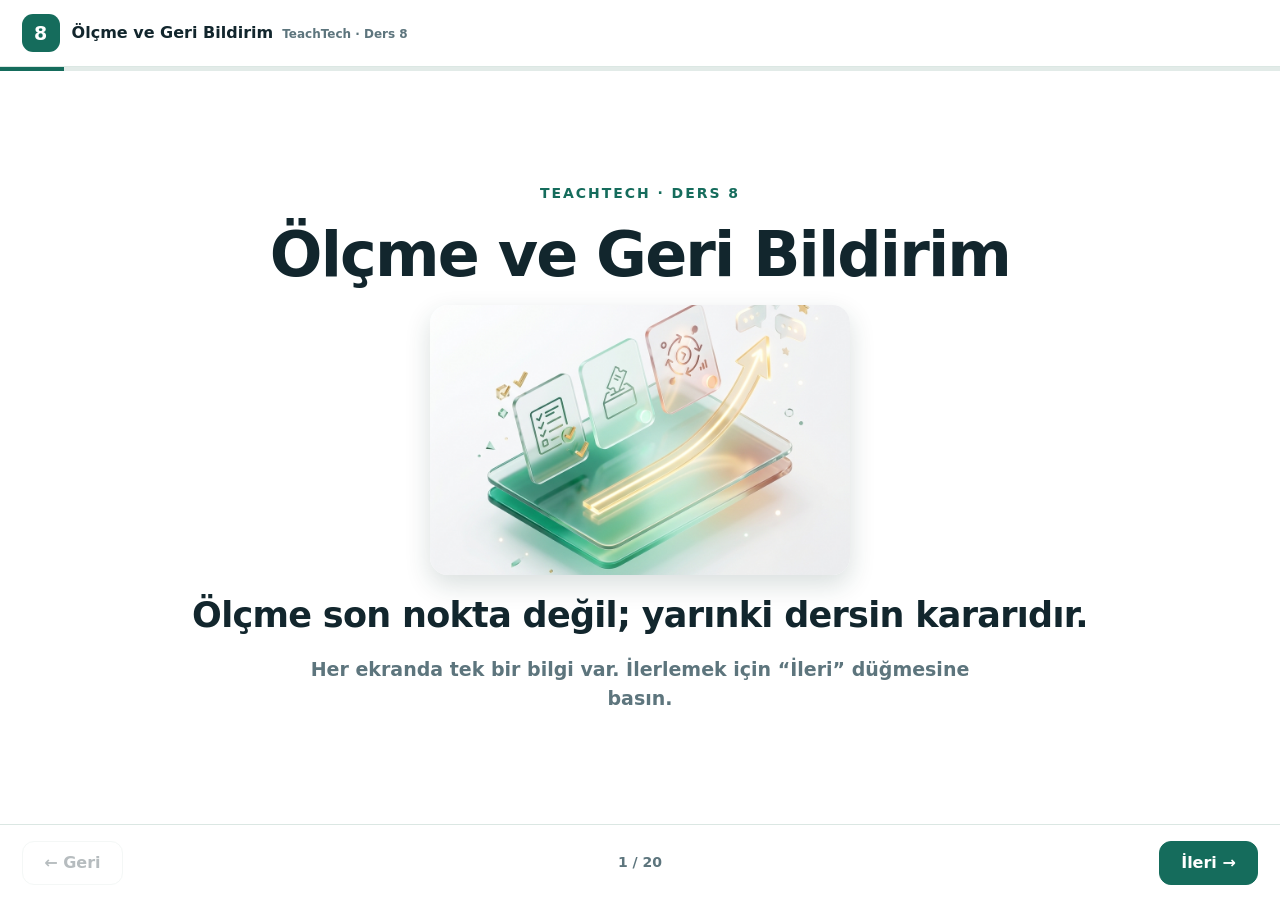
<file: ders8.html>
<!doctype html>
<html lang="tr">

<head>
  <meta charset="utf-8">
  <meta name="viewport" content="width=device-width, initial-scale=1, viewport-fit=cover">
  <meta name="theme-color" content="#156c5c">
  <meta name="description" content="Ders 8: Ölçme ve geri bildirim. Her ekranda tek bilgi, görsel ve kopyalanabilir örnek promptlar.">
  <title>TeachTech &middot; Ders 8: Ölçme ve Geri Bildirim</title>
  <style>
    :root {
      --ink: #12262d;
      --muted: #5d757d;
      --line: #dbe7e3;
      --paper: #fff;
      --canvas: #eef5f3;
      --brand: #156c5c;
      --brand-dark: #0f4b40;
      --mint: #ddf2ea;
      --amber: #fff2d4;
      --amber-ink: #6b4f1d;
      --shadow: 0 14px 44px rgba(16, 52, 47, .12);
    }

    * { box-sizing: border-box; margin: 0; padding: 0 }

    html, body { width: 100%; height: 100dvh; overflow: hidden }

    body {
      display: flex;
      color: var(--ink);
      background: radial-gradient(circle at 10% 6%, #d3ede4, transparent 34%),
                  radial-gradient(circle at 94% 92%, #d9ebf0, transparent 32%), var(--canvas);
      font: 500 16px/1.5 "Plus Jakarta Sans", "Trebuchet MS", system-ui, sans-serif;
    }

    button { font: inherit; cursor: pointer }

    /* ---------- cerceve ---------- */
    .app { flex: 1; min-width: 0; display: grid; grid-template-rows: auto minmax(0, 1fr) auto; background: var(--paper) }

    .topbar {
      display: flex;
      align-items: center;
      gap: 12px;
      padding: clamp(8px, 1.6vmin, 14px) clamp(12px, 2.4vmin, 26px);
      border-bottom: 1px solid var(--line);
    }

    .mark {
      width: clamp(28px, 4.6vmin, 38px);
      aspect-ratio: 1;
      display: grid;
      place-items: center;
      border-radius: 11px;
      color: #fff;
      background: var(--brand);
      font-weight: 800;
      font-size: clamp(14px, 2.2vmin, 19px);
    }

    /* baslik tek satir: ust bantta yukseklik kazandirir */
    .title { min-width: 0; display: flex; align-items: baseline; gap: 9px; overflow: hidden }
    .title strong { font-size: clamp(13px, 2vmin, 16px); font-weight: 800; white-space: nowrap; overflow: hidden; text-overflow: ellipsis }
    .title span { color: var(--muted); font-size: clamp(10px, 1.5vmin, 12px); font-weight: 700; white-space: nowrap }
    @media (max-width: 560px) { .title span { display: none } }

    .track { height: 4px; background: #e2ebe8 }
    .fill { height: 100%; width: 5%; background: var(--brand); transition: width .25s ease }

    /* ---------- sahne ---------- */
    main { position: relative; min-height: 0; overflow: hidden }

    .screen { position: absolute; inset: 0; display: none; padding: clamp(14px, 3vmin, 34px); overflow: auto }
    /* uzun icerikte ustten kirpilmasin diye "safe center" */
    .screen.active {
      display: flex;
      flex-direction: column;
      align-items: center;
      justify-content: center;
      justify-content: safe center;
      animation: enter .22s ease;
    }
    @keyframes enter { from { opacity: 0; transform: translateY(10px) } to { opacity: 1; transform: none } }

    .card { width: min(900px, 100%); display: grid; justify-items: center; gap: clamp(10px, 2vmin, 20px); text-align: center }

    .eyebrow { color: var(--brand); font-size: clamp(11px, 1.8vmin, 14px); font-weight: 800; letter-spacing: .14em; text-transform: uppercase }

    .chip { padding: 6px 13px; border-radius: 99px; background: var(--mint); color: var(--brand-dark); font-size: clamp(12px, 2vmin, 15px); font-weight: 800 }

    h1 { font-size: clamp(32px, 7.4vmin, 62px); line-height: 1.05; letter-spacing: -.03em; font-weight: 800 }

    /* ekranin tek cumlesi */
    .line { font-size: clamp(22px, 4.6vmin, 42px); line-height: 1.26; letter-spacing: -.02em; font-weight: 800 }
    .line.calm { font-weight: 700; font-size: clamp(20px, 4vmin, 35px) }
    .line.small { font-size: clamp(18px, 3.5vmin, 30px) }

    .note {
      padding: clamp(14px, 2.6vmin, 26px) clamp(16px, 3vmin, 30px);
      border-radius: 18px;
      background: var(--mint);
      color: var(--brand-dark);
      font-size: clamp(22px, 4.6vmin, 40px);
      line-height: 1.28;
      font-weight: 800;
    }

    .sub { max-width: 660px; color: var(--muted); font-size: clamp(14px, 2.3vmin, 19px); font-weight: 600 }

    /* ---------- gorseller ---------- */
    .photo { display: grid; width: min(100%, 420px) }
    .photo img {
      display: block;
      width: 100%;
      max-height: min(30vh, 280px);
      object-fit: cover;
      border-radius: 18px;
      box-shadow: 0 10px 26px rgba(20, 58, 52, .16);
    }

    .icon {
      width: clamp(56px, 10vmin, 96px);
      aspect-ratio: 1;
      padding: clamp(9px, 1.6vmin, 15px);
      border-radius: 20px;
      background: var(--mint);
      color: var(--brand-dark);
    }
    .icon.big { width: clamp(90px, 18vmin, 160px); border-radius: 28px }
    .icon svg { width: 100%; height: 100%; fill: none; stroke: currentColor; stroke-width: 1.7; stroke-linecap: round; stroke-linejoin: round }

    /* ---------- sema ---------- */
    .flow { width: 100%; display: flex; flex-wrap: nowrap; align-items: stretch; justify-content: center; gap: clamp(6px, 1.3vmin, 14px) }
    .node {
      flex: 1 1 0;
      min-width: 0;
      display: grid;
      justify-items: center;
      align-content: start;
      gap: 6px;
      padding: clamp(11px, 2vmin, 20px) clamp(8px, 1.4vmin, 14px);
      border: 1px solid var(--line);
      border-radius: 18px;
      background: #fff;
      box-shadow: var(--shadow);
    }
    .node .nico {
      width: clamp(34px, 5.4vmin, 54px);
      aspect-ratio: 1;
      padding: clamp(6px, 1.1vmin, 11px);
      border-radius: 14px;
      background: var(--mint);
      color: var(--brand-dark);
    }
    .node .nico svg { width: 100%; height: 100%; fill: none; stroke: currentColor; stroke-width: 1.8; stroke-linecap: round; stroke-linejoin: round }
    .node strong { font-size: clamp(15px, 2.7vmin, 24px); color: var(--brand-dark); line-height: 1.15 }
    .node span { color: var(--muted); font-size: clamp(11px, 1.85vmin, 15px); font-weight: 700; line-height: 1.25 }
    .arrow { align-self: center; color: var(--brand); font-size: clamp(20px, 3.2vmin, 30px); font-weight: 800; line-height: 1 }

    /* ---------- formul ---------- */
    .formula { width: 100%; display: flex; flex-wrap: wrap; align-items: center; justify-content: center; gap: clamp(8px, 1.6vmin, 16px) }
    .term {
      display: grid;
      gap: 4px;
      padding: clamp(11px, 2vmin, 20px) clamp(14px, 2.4vmin, 26px);
      border-radius: 16px;
      background: var(--mint);
      color: var(--brand-dark);
      font-size: clamp(18px, 3.3vmin, 30px);
      font-weight: 800;
    }
    .term span { color: var(--brand); font-size: clamp(10px, 1.6vmin, 13px); font-weight: 800; letter-spacing: .12em; text-transform: uppercase }
    .plus { color: var(--muted); font-size: clamp(20px, 3.2vmin, 30px); font-weight: 800 }

    /* ---------- karsilastirma ---------- */
    .compare { width: 100%; display: grid; justify-items: center; gap: clamp(8px, 1.6vmin, 14px) }
    .box { width: 100%; padding: clamp(13px, 2.4vmin, 24px) clamp(15px, 2.8vmin, 28px); border-radius: 18px; font-size: clamp(18px, 3.5vmin, 31px); font-weight: 800; line-height: 1.3 }
    .box small { display: block; margin-bottom: 6px; font-size: clamp(10px, 1.7vmin, 13px); font-weight: 800; letter-spacing: .12em; text-transform: uppercase; opacity: .8 }
    .box.bad { border: 1px solid #e6d5b6; background: #fffaf0; color: var(--amber-ink) }
    .box.good { border: 1px solid #b8dbd0; background: #f2fbf7; color: var(--brand-dark) }

    /* ---------- secenek kartlari ---------- */
    .options { width: 100%; display: grid; grid-template-columns: repeat(auto-fit, minmax(180px, 1fr)); gap: clamp(8px, 1.6vmin, 14px) }
    .opt { display: grid; justify-items: center; align-content: start; gap: 6px; padding: clamp(12px, 2.2vmin, 20px) clamp(10px, 1.8vmin, 16px); border: 1px solid var(--line); border-radius: 16px; background: #fff }
    .opt b { width: clamp(28px, 4.4vmin, 36px); aspect-ratio: 1; display: grid; place-items: center; border-radius: 11px; background: #eef4f2; color: var(--muted); font-size: clamp(14px, 2.3vmin, 18px) }
    .opt strong { font-size: clamp(15px, 2.6vmin, 21px) }
    .opt span { color: var(--muted); font-size: clamp(12px, 2vmin, 16px); font-weight: 600 }
    .opt.pick { border-color: var(--brand); background: #f2fbf7; box-shadow: var(--shadow) }
    .opt.pick b { background: var(--brand); color: #fff }
    .opt.pick strong { color: var(--brand-dark) }

    /* ---------- ogrenci karti ---------- */
    .sheet {
      width: min(100%, 640px);
      display: grid;
      gap: clamp(8px, 1.5vmin, 14px);
      padding: clamp(15px, 2.6vmin, 26px);
      border: 1px solid var(--line);
      border-radius: 18px;
      background: #fff;
      box-shadow: var(--shadow);
      text-align: left;
    }
    .sheet h3 { color: var(--brand-dark); font-size: clamp(15px, 2.6vmin, 21px); font-weight: 800 }
    .sheet li { display: grid; grid-template-columns: auto 1fr; align-items: center; gap: 12px; list-style: none; font-size: clamp(15px, 2.8vmin, 23px); font-weight: 700 }
    .sheet li + li { margin-top: clamp(6px, 1.2vmin, 12px) }
    .tick { width: clamp(24px, 3.8vmin, 32px); aspect-ratio: 1; display: grid; place-items: center; border-radius: 9px; background: var(--mint); color: var(--brand-dark); font-size: clamp(13px, 2.1vmin, 17px); font-weight: 900 }

    /* ---------- kontrol kutulari ---------- */
    .quad { width: 100%; display: grid; grid-template-columns: repeat(auto-fit, minmax(195px, 1fr)); gap: clamp(8px, 1.6vmin, 14px) }
    .q { display: grid; justify-items: center; align-content: start; gap: 5px; padding: clamp(12px, 2.2vmin, 20px) clamp(10px, 1.8vmin, 16px); border: 1px solid var(--line); border-radius: 16px; background: #f8fbfa }
    .q .tick { background: var(--brand); color: #fff }
    .q strong { font-size: clamp(15px, 2.6vmin, 21px); color: var(--brand-dark); line-height: 1.2 }
    .q span { color: var(--muted); font-size: clamp(12px, 2vmin, 15px); font-weight: 600; line-height: 1.25 }

    /* ---------- prompt kutusu ---------- */
    .prompt {
      width: 100%;
      padding: clamp(15px, 2.8vmin, 28px) clamp(16px, 3vmin, 30px);
      border: 1px solid #b8dbd0;
      border-radius: 18px;
      background: #f8fdfb;
      box-shadow: var(--shadow);
      color: var(--ink);
      font-size: clamp(18px, 3.3vmin, 28px);
      line-height: 1.42;
      font-weight: 700;
      text-align: left;
    }
    .prompt em { color: var(--brand); font-style: normal; font-weight: 800 }

    .copy { min-height: 46px; padding: 10px 26px; border: 0; border-radius: 11px; color: #fff; background: var(--brand); font-size: clamp(14px, 2.3vmin, 17px); font-weight: 800 }
    .copy:hover { background: var(--brand-dark) }

    .warn { padding: clamp(14px, 2.6vmin, 26px); border-radius: 18px; background: var(--amber); color: var(--amber-ink); font-size: clamp(21px, 4.3vmin, 37px); line-height: 1.28; font-weight: 800 }

    .password { padding: clamp(12px, 2.2vmin, 20px) clamp(20px, 3.4vmin, 34px); border-radius: 16px; background: var(--brand-dark); color: #fff }
    .password span { display: block; color: #a9e0d1; font-size: clamp(10px, 1.6vmin, 12px); font-weight: 800; letter-spacing: .12em; text-transform: uppercase }
    .password strong { display: block; margin-top: 4px; font-size: clamp(26px, 5.2vmin, 44px); font-weight: 800; letter-spacing: .02em }

    /* ---------- alt gezinme ---------- */
    .bottom {
      display: grid;
      grid-template-columns: 1fr auto 1fr;
      align-items: center;
      gap: 10px;
      padding: clamp(9px, 1.7vmin, 16px) clamp(12px, 2.4vmin, 26px);
      border-top: 1px solid var(--line);
      background: #fff;
    }

    .nav { min-height: 44px; padding: 9px clamp(12px, 2.4vmin, 22px); border: 1px solid var(--line); border-radius: 12px; background: #fff; font-size: clamp(13px, 2vmin, 16px); font-weight: 800; color: var(--ink) }
    .nav:hover:not(:disabled) { background: #f2f8f6 }
    .nav.go { justify-self: end; color: #fff; border-color: var(--brand); background: var(--brand) }
    .nav.go:hover { background: var(--brand-dark) }
    .nav.back { justify-self: start }
    .nav:disabled { opacity: .3; cursor: default }

    .counter { color: var(--muted); font-size: clamp(11px, 1.8vmin, 14px); font-weight: 800; white-space: nowrap }

    .toast {
      position: fixed;
      left: 50%;
      bottom: 84px;
      z-index: 5;
      padding: 11px 18px;
      border-radius: 11px;
      color: #fff;
      background: #14424a;
      font-size: 14px;
      font-weight: 800;
      opacity: 0;
      transform: translate(-50%, 12px);
      transition: .2s;
      pointer-events: none;
    }
    .toast.show { opacity: 1; transform: translate(-50%, 0) }

    @media (max-width: 520px) {
      .flow { flex-direction: column }
      .flow .arrow { transform: rotate(90deg); font-size: 18px }
      .node { grid-template-columns: auto 1fr; justify-items: start; align-items: center; text-align: left; gap: 2px 12px; padding: 10px 14px }
      .node .nico { grid-row: span 2 }
    }

    /* dar/kisa cercevede kaydirma olmasin diye bosluklari sikistir (yazi boyutu korunur) */
    @media (max-height: 620px), (max-width: 760px) {
      .screen { padding: clamp(8px, 1.8vmin, 18px) }
      .card { gap: clamp(5px, 1.2vmin, 12px) }
      .copy { min-height: 38px; padding: 7px 20px }
      .photo img { max-height: min(22vh, 190px) }
      .prompt { padding: clamp(11px, 2.1vmin, 20px) clamp(13px, 2.3vmin, 22px) }
      .note, .warn { padding: clamp(11px, 2vmin, 18px) clamp(13px, 2.3vmin, 22px) }
      .sheet { padding: clamp(11px, 2.1vmin, 20px); gap: 6px }
      .sheet li + li { margin-top: 6px }
      .node { padding: clamp(9px, 1.7vmin, 16px) clamp(7px, 1.3vmin, 12px) }
      .opt, .q { padding: clamp(9px, 1.8vmin, 16px) clamp(8px, 1.5vmin, 14px) }
      .box { padding: clamp(10px, 2vmin, 18px) clamp(13px, 2.3vmin, 22px) }
      .password { padding: clamp(9px, 1.8vmin, 16px) clamp(16px, 3vmin, 28px) }
    }

    /* kisa cerceve: once bosluk, sonra yazi kademeli kucululur -> kaydirma olusmaz */
    @media (max-height: 580px) {
      h1 { font-size: clamp(24px, 6vmin, 44px) }
      .line { font-size: clamp(17px, 3.7vmin, 30px) }
      .line.calm { font-size: clamp(16px, 3.3vmin, 26px) }
      .line.small { font-size: clamp(15px, 3vmin, 24px) }
      .note { font-size: clamp(17px, 3.7vmin, 30px) }
      .warn { font-size: clamp(16px, 3.5vmin, 28px) }
      .prompt { font-size: clamp(14px, 2.9vmin, 22px) }
      .sub { font-size: clamp(12px, 2vmin, 16px) }
      .sheet li { font-size: clamp(13px, 2.5vmin, 19px) }
      .box { font-size: clamp(15px, 3vmin, 24px) }
      .node strong, .opt strong, .q strong { font-size: clamp(13px, 2.3vmin, 19px) }
      .term { font-size: clamp(15px, 2.9vmin, 24px) }
      .icon { width: clamp(42px, 8vmin, 68px) }
      .icon.big { width: clamp(64px, 13vmin, 110px) }
    }

    @media (max-height: 450px) {
      h1 { font-size: clamp(20px, 5vmin, 34px) }
      .line { font-size: clamp(15px, 3.2vmin, 24px) }
      .line.calm, .line.small { font-size: clamp(14px, 2.9vmin, 21px) }
      .note { font-size: clamp(15px, 3.2vmin, 24px) }
      .warn { font-size: clamp(14px, 3vmin, 22px) }
      .prompt { font-size: clamp(13px, 2.6vmin, 19px) }
      .sheet li { font-size: clamp(12px, 2.3vmin, 17px) }
      .box { font-size: clamp(13px, 2.7vmin, 20px) }
      .eyebrow, .chip { font-size: 11px }
      .chip { padding: 4px 10px }
      .copy { min-height: 32px; padding: 5px 16px; font-size: 12px }
      .topbar { padding: 4px 10px; gap: 9px }
      .mark { width: clamp(22px, 3.6vmin, 28px); border-radius: 9px; font-size: 13px }
      .title strong { font-size: 13px }
      .bottom { padding: 6px 12px }
      .nav { min-height: 36px; padding: 6px 12px; font-size: 12px }
      .password strong { font-size: clamp(20px, 4vmin, 30px) }
      .photo img { max-height: min(20vh, 130px) }
      .sheet li { font-size: clamp(11px, 2.1vmin, 15px) }
      .sheet li + li { margin-top: 4px }
      /* kisa cercevede sema yatay kalsin; dikey yigilma yer yemesin */
      .flow { flex-direction: row }
      .flow .arrow { transform: none; font-size: 13px }
      .node { grid-template-columns: 1fr; justify-items: center; text-align: center; padding: 7px 5px; gap: 2px }
      .node .nico { display: none }
      .node span { font-size: 10px; line-height: 1.15 }
      .opt span, .q span { font-size: 10px; line-height: 1.15 }
      .term { padding: 7px 11px }
      .compare { gap: 4px }
      .box { padding: 8px 12px; font-size: clamp(12px, 2.5vmin, 18px) }
      .box small { margin-bottom: 2px; font-size: 9px }
      .quad, .options { gap: 5px }
      .q, .opt { padding: 7px 8px; gap: 2px }
      .q .tick, .sheet .tick { width: 19px; border-radius: 7px; font-size: 11px }
      .sheet { padding: 9px 12px; gap: 4px }
      .sheet h3 { font-size: 12px }
      .opt b { width: 22px; border-radius: 8px; font-size: 12px }
    }

    @media (max-height: 400px) {
      .photo, .icon { display: none }
    }

    @media (prefers-reduced-motion: reduce) {
      *, *::before, *::after { animation: none !important; transition: none !important }
    }
  </style>
</head>

<body>
  <svg width="0" height="0" style="position:absolute" aria-hidden="true">
    <defs>
      <symbol id="i-target" viewBox="0 0 24 24"><circle cx="12" cy="12" r="8.5" /><circle cx="12" cy="12" r="4.8" /><circle cx="12" cy="12" r="1.4" /></symbol>
      <symbol id="i-eye" viewBox="0 0 24 24"><path d="M2.8 12S6.5 5.8 12 5.8 21.2 12 21.2 12 17.5 18.2 12 18.2 2.8 12 2.8 12z" /><circle cx="12" cy="12" r="2.9" /></symbol>
      <symbol id="i-check" viewBox="0 0 24 24"><path d="M4.5 6.5h9" /><path d="M4.5 12h9" /><path d="M4.5 17.5h6" /><path d="m16 15.5 2.2 2.2 4-4.4" /></symbol>
      <symbol id="i-question" viewBox="0 0 24 24"><circle cx="12" cy="12" r="9" /><path d="M9.2 9.4a2.8 2.8 0 0 1 5.5.7c0 1.9-2.7 2.2-2.7 4" /><path d="M12 17.4h.01" /></symbol>
      <symbol id="i-book" viewBox="0 0 24 24"><path d="M4 5.5A1.5 1.5 0 0 1 5.5 4H11v16H5.5A1.5 1.5 0 0 1 4 18.5z" /><path d="M20 5.5A1.5 1.5 0 0 0 18.5 4H13v16h5.5a1.5 1.5 0 0 0 1.5-1.5z" /></symbol>
      <symbol id="i-shapes" viewBox="0 0 24 24"><rect x="3" y="13" width="8" height="8" rx="1.5" /><circle cx="17" cy="17" r="4" /><path d="M11 3.5 15.5 11h-9z" /></symbol>
      <symbol id="i-leaf" viewBox="0 0 24 24"><path d="M5 19c-1.5-6 2.5-12 14-13 1 9-3.5 14-9.5 14-1.9 0-3.4-.4-4.5-1z" /><path d="M6.5 17.5C9 14 12 11.6 16 10" /></symbol>
      <symbol id="i-spark" viewBox="0 0 24 24"><path d="m12 3 2.1 5.2L19.5 10l-5.4 1.8L12 17l-2.1-5.2L4.5 10l5.4-1.8z" /><path d="M18.5 16.5 19.3 18.6 21.5 19.4 19.3 20.2 18.5 22.3 17.7 20.2 15.5 19.4 17.7 18.6z" /></symbol>
      <symbol id="i-scissors" viewBox="0 0 24 24"><circle cx="6" cy="6.5" r="2.5" /><circle cx="6" cy="17.5" r="2.5" /><path d="M8.2 7.8 20 18" /><path d="M8.2 16.2 20 6" /></symbol>
      <symbol id="i-pencil" viewBox="0 0 24 24"><path d="M4 20h4l10-10a2.5 2.5 0 0 0-3.5-3.5L4.5 16.5z" /><path d="M14 7.5 16.5 10" /></symbol>
      <symbol id="i-message" viewBox="0 0 24 24"><path d="M20 15.5a2.5 2.5 0 0 1-2.5 2.5H9l-4 3v-3H6.5A2.5 2.5 0 0 1 4 15.5v-8A2.5 2.5 0 0 1 6.5 5h11A2.5 2.5 0 0 1 20 7.5z" /><path d="M8.5 9.5h7" /><path d="M8.5 13h4" /></symbol>
      <symbol id="i-clock" viewBox="0 0 24 24"><circle cx="12" cy="12" r="9" /><path d="M12 7v5.2l3.2 2" /></symbol>
      <symbol id="i-shield" viewBox="0 0 24 24"><path d="M12 3.5 19 6v6c0 4.2-3 7.3-7 8.5-4-1.2-7-4.3-7-8.5V6z" /><path d="M12 9v4" /><path d="M12 16h.01" /></symbol>
      <symbol id="i-flag" viewBox="0 0 24 24"><path d="M6 21V4" /><path d="M6 4.5h11l-2 3.5 2 3.5H6z" /></symbol>
      <symbol id="i-layers" viewBox="0 0 24 24"><path d="m12 3 8.5 4.5L12 12 3.5 7.5z" /><path d="m4 12 8 4.3 8-4.3" /><path d="m4 16.5 8 4.3 8-4.3" /></symbol>
      <symbol id="i-swap" viewBox="0 0 24 24"><path d="M4 8.5h14" /><path d="m15 5.5 3 3-3 3" /><path d="M20 15.5H6" /><path d="m9 12.5-3 3 3 3" /></symbol>
      <symbol id="i-wand" viewBox="0 0 24 24"><path d="m4 20 10-10" /><path d="m13.5 5.5 1 2.2 2.2 1-2.2 1-1 2.2-1-2.2-2.2-1 2.2-1z" /><path d="M19 13.5l.7 1.5 1.5.7-1.5.7-.7 1.5-.7-1.5-1.5-.7 1.5-.7z" /></symbol>
      <symbol id="i-ruler" viewBox="0 0 24 24"><path d="M3.5 15.5 15.5 3.5l5 5-12 12z" /><path d="m7.5 11.5 2 2" /><path d="m10.5 8.5 2 2" /><path d="m13.5 5.5 2 2" /></symbol>
      <symbol id="i-exit" viewBox="0 0 24 24"><rect x="3.5" y="5" width="13" height="14" rx="2" /><path d="M20.5 12h-6" /><path d="m17.5 9 3 3-3 3" /></symbol>
      <symbol id="i-puzzle" viewBox="0 0 24 24"><path d="M10 4h4v2.2a1.8 1.8 0 1 0 3.6 0V4H20v4h-2.2a1.8 1.8 0 1 0 0 3.6H20V20h-4.4v-2.2a1.8 1.8 0 1 0-3.6 0V20H4v-4.4h2.2a1.8 1.8 0 1 0 0-3.6H4V8h6z" /></symbol>
      <symbol id="i-table" viewBox="0 0 24 24"><rect x="3.5" y="4.5" width="17" height="15" rx="2" /><path d="M3.5 9.5h17" /><path d="M9.5 9.5v10" /><path d="M15 9.5v10" /></symbol>
      <symbol id="i-users" viewBox="0 0 24 24"><circle cx="9" cy="8.5" r="3.2" /><path d="M3.5 19.5c.6-3 2.8-4.6 5.5-4.6s4.9 1.6 5.5 4.6" /><path d="M16.2 6.2a3 3 0 0 1 0 5.6" /><path d="M17.5 15.2c2 .5 3.3 2 3.7 4.3" /></symbol>
      <symbol id="i-flask" viewBox="0 0 24 24"><path d="M10 3.5h4" /><path d="M11 3.5v6L5.8 18a2 2 0 0 0 1.7 3h9a2 2 0 0 0 1.7-3L13 9.5v-6" /><path d="M8 15h8" /></symbol>
      <symbol id="i-share" viewBox="0 0 24 24"><circle cx="18" cy="6" r="2.6" /><circle cx="6" cy="12" r="2.6" /><circle cx="18" cy="18" r="2.6" /><path d="m8.4 10.8 7.2-3.6" /><path d="m8.4 13.2 7.2 3.6" /></symbol>
      <symbol id="i-heart" viewBox="0 0 24 24"><path d="M12 20s-7.5-4.4-7.5-9.3A4.2 4.2 0 0 1 12 8.2a4.2 4.2 0 0 1 7.5 2.5C19.5 15.6 12 20 12 20z" /></symbol>
      <symbol id="i-hand" viewBox="0 0 24 24"><path d="M9 11V5.5a1.5 1.5 0 0 1 3 0V11" /><path d="M12 10.5V4.8a1.5 1.5 0 0 1 3 0V11" /><path d="M15 11V7.5a1.5 1.5 0 0 1 3 0V14c0 3.6-2.4 6.5-6 6.5s-6-2.6-6-6V13a1.5 1.5 0 0 1 3 0" /></symbol>
      <symbol id="i-bulb" viewBox="0 0 24 24"><path d="M9.5 17.5h5" /><path d="M10 20.5h4" /><path d="M12 3.5a5.5 5.5 0 0 1 3.2 10c-.5.4-.7.9-.7 1.5h-5c0-.6-.2-1.1-.7-1.5A5.5 5.5 0 0 1 12 3.5z" /></symbol>
      <symbol id="i-doc" viewBox="0 0 24 24"><path d="M14 3.5H7a1.5 1.5 0 0 0-1.5 1.5v14A1.5 1.5 0 0 0 7 20.5h10a1.5 1.5 0 0 0 1.5-1.5V8z" /><path d="M14 3.5V8h4.5" /><path d="M8.5 13h7" /><path d="M8.5 16.5h5" /></symbol>
      <symbol id="i-search" viewBox="0 0 24 24"><circle cx="11" cy="11" r="6.5" /><path d="m16 16 4.5 4.5" /></symbol>
      <symbol id="i-lock" viewBox="0 0 24 24"><rect x="4.5" y="10" width="15" height="10.5" rx="2" /><path d="M8 10V7.5a4 4 0 0 1 8 0V10" /><path d="M12 14v3" /></symbol>
      <symbol id="i-scale" viewBox="0 0 24 24"><path d="M12 4v16" /><path d="M6 20h12" /><path d="M4 8h16" /><path d="M4 8 1.8 13a2.6 2.6 0 0 0 4.4 0z" /><path d="M20 8l-2.2 5a2.6 2.6 0 0 0 4.4 0z" /></symbol>
      <symbol id="i-grid" viewBox="0 0 24 24"><rect x="3.5" y="3.5" width="7" height="7" rx="1.6" /><rect x="13.5" y="3.5" width="7" height="7" rx="1.6" /><rect x="3.5" y="13.5" width="7" height="7" rx="1.6" /><rect x="13.5" y="13.5" width="7" height="7" rx="1.6" /></symbol>
      <symbol id="i-copy" viewBox="0 0 24 24"><rect x="8.5" y="8.5" width="12" height="12" rx="2" /><path d="M15.5 5.5a2 2 0 0 0-2-2h-8a2 2 0 0 0-2 2v8a2 2 0 0 0 2 2" /></symbol>
      <symbol id="i-rocket" viewBox="0 0 24 24"><path d="M13.5 4.5c3.5 2 5.5 5.5 5.5 9.5l-4 3h-6l-4-3c0-4 2-7.5 5.5-9.5a3 3 0 0 1 3 0z" /><circle cx="12" cy="10.5" r="2" /><path d="M9 17c-1 1.5-1 3.5 0 4 1-.5 1.7-1.4 2-2.5" /><path d="M15 17c1 1.5 1 3.5 0 4-1-.5-1.7-1.4-2-2.5" /></symbol>
    </defs>
  </svg>

  <div class="app">
    <header>
      <div class="topbar">
        <div class="mark">8</div>
        <div class="title">
          <strong>Ölçme ve Geri Bildirim</strong>
          <span>TeachTech &middot; Ders 8</span>
        </div>
      </div>
      <div class="track"><div class="fill" id="fill"></div></div>
    </header>

    <main id="main">
      <!-- 1 -->
      <section class="screen active">
        <div class="card"><p class="eyebrow">TeachTech · Ders 8</p><h1>Ölçme ve Geri Bildirim</h1><figure class="photo"><img src="assets/ders8-assessment-rubric.jpg" alt="Öğrenci ürünlerini değerlendiren öğretmen" loading="eager"></figure><p class="line calm">Ölçme son nokta değil; yarınki dersin kararıdır.</p><p class="sub">Her ekranda tek bir bilgi var. İlerlemek için “İleri” düğmesine basın.</p></div>
      </section>

      <!-- 2 -->
      <section class="screen">
        <div class="card"><p class="eyebrow">Bugünün tek bilgisi</p><p class="note">Her sorunun bir öğretim kararı olmalı.</p></div>
      </section>

      <!-- 3 -->
      <section class="screen">
        <div class="card"><p class="eyebrow">Dört adımlık şema</p><div class="flow"><div class="node"><div class="nico"><svg><use href="#i-target" /></svg></div><strong>Hedef</strong><span>Neyi yokluyorum?</span></div><div class="arrow">&#8594;</div><div class="node"><div class="nico"><svg><use href="#i-doc" /></svg></div><strong>Kanıt</strong><span>Hangi yanıt gösterir?</span></div><div class="arrow">&#8594;</div><div class="node"><div class="nico"><svg><use href="#i-search" /></svg></div><strong>Yorum</strong><span>Hata nerede tekrar ediyor?</span></div><div class="arrow">&#8594;</div><div class="node"><div class="nico"><svg><use href="#i-swap" /></svg></div><strong>Karar</strong><span>Yarın ne değişecek?</span></div></div><p class="sub">Ölçme bu döngüyle işe yarar.</p></div>
      </section>

      <!-- 4 -->
      <section class="screen">
        <div class="card"><p class="eyebrow">Aynı geri bildirimin iki hâli</p><div class="compare"><div class="box bad"><small>Zayıf</small>“Aferin, güzel olmuş.”</div><div class="arrow">&#8595;</div><div class="box good"><small>Güçlü</small>“Ana fikri yazmışsın; şimdi ikinci ayrıntıyı da ekle.”</div></div></div>
      </section>

      <!-- 5 -->
      <section class="screen">
        <div class="card"><p class="eyebrow">Öz değerlendirme kartı</p><div class="sheet"><h3>Öğrenci kendi kontrol etsin</h3><ul><li><span class="tick">&#10003;</span>Yaptım mı?</li><li><span class="tick">&#10003;</span>Kanıtım ne?</li><li><span class="tick">&#10003;</span>Sonraki adımım ne?</li></ul></div><p class="line small">Üç soru yeter.</p></div>
      </section>

      <!-- 6 -->
      <section class="screen">
        <div class="card"><p class="eyebrow">Sadelik</p><div class="icon"><svg><use href="#i-ruler" /></svg></div><p class="line">En fazla üç ölçüt kullanın; ölçüt öğrenci dilinde olsun.</p></div>
      </section>

      <!-- 7 -->
      <section class="screen">
        <div class="card"><p class="eyebrow">Sınıf örüntüsü</p><figure class="photo"><img src="assets/ders8-assessment-rubric.jpg" alt="Sonuçları inceleyen öğretmen" loading="lazy"></figure><p class="line">Tek tek notlara değil, tekrar eden hatalara bakın.</p></div>
      </section>

      <!-- 8 -->
      <section class="screen">
        <div class="card"><p class="chip">Çıkış kartı</p><div class="icon"><svg><use href="#i-exit" /></svg></div><div class="prompt" id="p1"><em>[Hedef]</em> için 5 dakikalık çıkış kartı yaz: 1 temel soru, 1 uygulama sorusu, 1 “nasıl düşündün?” sorusu. Her soru için beklenen yanıtı da ekle.</div><button class="copy" data-copy="p1" type="button">Kopyala</button></div>
      </section>

      <!-- 9 -->
      <section class="screen">
        <div class="card"><p class="chip">Dengeli soru seti</p><div class="icon"><svg><use href="#i-grid" /></svg></div><div class="prompt" id="p2"><em>[Hedef]</em> için 6 soruluk bir set hazırla: 2 kısa cevap, 1 görsel yorumlama, 1 hata bulma, 1 günlük hayat uygulaması, 1 açıklama. Cevap anahtarını sona koy.</div><button class="copy" data-copy="p2" type="button">Kopyala</button></div>
      </section>

      <!-- 10 -->
      <section class="screen">
        <div class="card"><p class="chip">Üç ölçütlü ölçek</p><div class="icon"><svg><use href="#i-ruler" /></svg></div><div class="prompt" id="p3"><em>[Öğrenci ürünü]</em> için 3 ölçütlü ve 3 düzeyli basit bir değerlendirme ölçeği yaz. Düzeyleri “iyi/kötü” yerine üründe görülebilen özelliklerle anlat.</div><button class="copy" data-copy="p3" type="button">Kopyala</button></div>
      </section>

      <!-- 11 -->
      <section class="screen">
        <div class="card"><p class="chip">Geri bildirim taslağı</p><div class="icon"><svg><use href="#i-message" /></svg></div><div class="prompt" id="p4">Aşağıdaki isimsiz öğrenci ürününe ölçüte dayalı geri bildirim yaz: 1 güçlü yan, 1 geliştirilecek nokta, 1 sonraki adım. Not verme. Ürün: <em>[ürünü yapıştırın]</em></div><button class="copy" data-copy="p4" type="button">Kopyala</button></div>
      </section>

      <!-- 12 -->
      <section class="screen">
        <div class="card"><p class="chip">Hata örüntüsü</p><div class="icon"><svg><use href="#i-search" /></svg></div><div class="prompt" id="p5">Sınıfımda şu hatalar tekrar ediyor: <em>[hataları yazın]</em>. Bu hataların altında yatan 3 olası öğrenme eksiğini grupla ve her biri için tek cümlelik çözüm öner.</div><button class="copy" data-copy="p5" type="button">Kopyala</button></div>
      </section>

      <!-- 13 -->
      <section class="screen">
        <div class="card"><p class="chip">Yeniden öğretim planı</p><div class="icon"><svg><use href="#i-swap" /></svg></div><div class="prompt" id="p6"><em>[Konu]</em> konusunu anlamayan öğrenciler için 15 dakikalık yeniden öğretim planı yaz: 5 dakika hatırlatma, 7 dakika eşli uygulama, 3 dakika kontrol.</div><button class="copy" data-copy="p6" type="button">Kopyala</button></div>
      </section>

      <!-- 14 -->
      <section class="screen">
        <div class="card"><p class="chip">Akran geri bildirimi</p><div class="icon"><svg><use href="#i-users" /></svg></div><div class="prompt" id="p7">Öğrencilerin birbirine geri bildirim vermesi için 3 cümle başlangıcı yaz. Saygılı, ürüne odaklı ve 3. sınıf diline uygun olsun.</div><button class="copy" data-copy="p7" type="button">Kopyala</button></div>
      </section>

      <!-- 15 -->
      <section class="screen">
        <div class="card"><p class="chip">Kısa sınav denetimi</p><div class="icon"><svg><use href="#i-check" /></svg></div><div class="prompt" id="p8">Aşağıdaki soruları kontrol et: hedefe uygun mu, dili sade mi, tek doğru cevabı var mı, ipucu veriyor mu? Soruları değiştirme; sorunu ve önerini yan yana yaz. Sorular: <em>[soruları yapıştırın]</em></div><button class="copy" data-copy="p8" type="button">Kopyala</button></div>
      </section>

      <!-- 16 -->
      <section class="screen">
        <div class="card"><p class="chip">Veliye özet (isimsiz)</p><div class="icon"><svg><use href="#i-share" /></svg></div><div class="prompt" id="p9">Velilere gönderilecek, isim geçmeyen kısa bir sınıf özeti yaz: neyi öğrendik, nerede zorlandık, evde 10 dakikada ne yapılabilir. En fazla 6 cümle.</div><button class="copy" data-copy="p9" type="button">Kopyala</button></div>
      </section>

      <!-- 17 -->
      <section class="screen">
        <div class="card"><p class="chip">Konuşma ölçütü</p><div class="icon"><svg><use href="#i-scale" /></svg></div><div class="prompt" id="p10"><em>[Konu]</em> sunumu için 3 maddelik basit bir gözlem listesi yaz. Ben derste izlerken tek bakışta işaretleyebileceğim kadar kısa olsun.</div><button class="copy" data-copy="p10" type="button">Kopyala</button></div>
      </section>

      <!-- 18 -->
      <section class="screen">
        <div class="card"><p class="eyebrow">Ölçmeyi dört soruda kontrol edin</p><div class="quad"><div class="q"><span class="tick">1</span><strong>Hedefi ölçüyor mu?</strong><span>Soru, hedefteki işi yokluyor.</span></div><div class="q"><span class="tick">2</span><strong>Dili sade mi?</strong><span>Soru anlaşılmadığı için kaybetmesin.</span></div><div class="q"><span class="tick">3</span><strong>Anahtar doğru mu?</strong><span>Cevapları siz kontrol ettiniz.</span></div><div class="q"><span class="tick">4</span><strong>Karar var mı?</strong><span>Sonuca göre yarın ne değişecek?</span></div></div></div>
      </section>

      <!-- 19 -->
      <section class="screen">
        <div class="card"><p class="eyebrow">Tek uyarı</p><div class="icon"><svg><use href="#i-shield" /></svg></div><p class="warn">Nihai notu ve öğrenci hakkındaki kararı yapay zekâ vermez.</p></div>
      </section>

      <!-- 20 -->
      <section class="screen">
        <div class="card"><p class="eyebrow">Ders 8 tamamlandı</p><div class="icon"><svg><use href="#i-flag" /></svg></div><p class="line">Artık ölçme sonucunuz bir sonraki dersin planı.</p><div class="password"><span>Adım şifresi</span><strong>ölçme</strong></div></div>
      </section>

    </main>

    <footer class="bottom">
      <button class="nav back" id="prev" type="button">&#8592; Geri</button>
      <span class="counter" id="counter">1 / 20</span>
      <button class="nav go" id="next" type="button">İleri &#8594;</button>
    </footer>
  </div>

  <div class="toast" id="toast" role="status" aria-live="polite"></div>

  <script>
    (() => {
      const screens = [...document.querySelectorAll('.screen')];
      const total = screens.length;
      const prev = document.getElementById('prev');
      const next = document.getElementById('next');
      const fill = document.getElementById('fill');
      const counter = document.getElementById('counter');
      const toast = document.getElementById('toast');
      let index = 0, timer;

      const say = text => {
        toast.textContent = text;
        toast.classList.add('show');
        clearTimeout(timer);
        timer = setTimeout(() => toast.classList.remove('show'), 1700);
      };

      const go = target => {
        index = Math.max(0, Math.min(total - 1, target));
        screens.forEach((screen, i) => screen.classList.toggle('active', i === index));
        screens[index].scrollTop = 0;
        fill.style.width = ((index + 1) / total * 100) + '%';
        counter.textContent = (index + 1) + ' / ' + total;
        prev.disabled = index === 0;
        next.textContent = index === total - 1 ? 'Başa dön \u21ba' : 'İleri \u2192';
      };

      prev.onclick = () => go(index - 1);
      next.onclick = () => go(index === total - 1 ? 0 : index + 1);

      document.addEventListener('keydown', event => {
        if (event.key === 'ArrowRight') go(index + 1);
        if (event.key === 'ArrowLeft') go(index - 1);
      });

      let startX = null;
      const main = document.getElementById('main');
      main.addEventListener('touchstart', e => { startX = e.changedTouches[0].clientX; }, { passive: true });
      main.addEventListener('touchend', e => {
        if (startX === null) return;
        const delta = e.changedTouches[0].clientX - startX;
        if (Math.abs(delta) > 60) go(index + (delta < 0 ? 1 : -1));
        startX = null;
      }, { passive: true });

      document.querySelectorAll('[data-copy]').forEach(button => {
        button.onclick = async () => {
          const text = document.getElementById(button.dataset.copy).innerText.trim();
          try {
            await navigator.clipboard.writeText(text);
          } catch (_) {
            const area = document.createElement('textarea');
            area.value = text;
            document.body.appendChild(area);
            area.select();
            document.execCommand('copy');
            area.remove();
          }
          say('Prompt kopyalandı');
        };
      });

      go(0);
    })();
  </script>
</body>

</html>
</file>
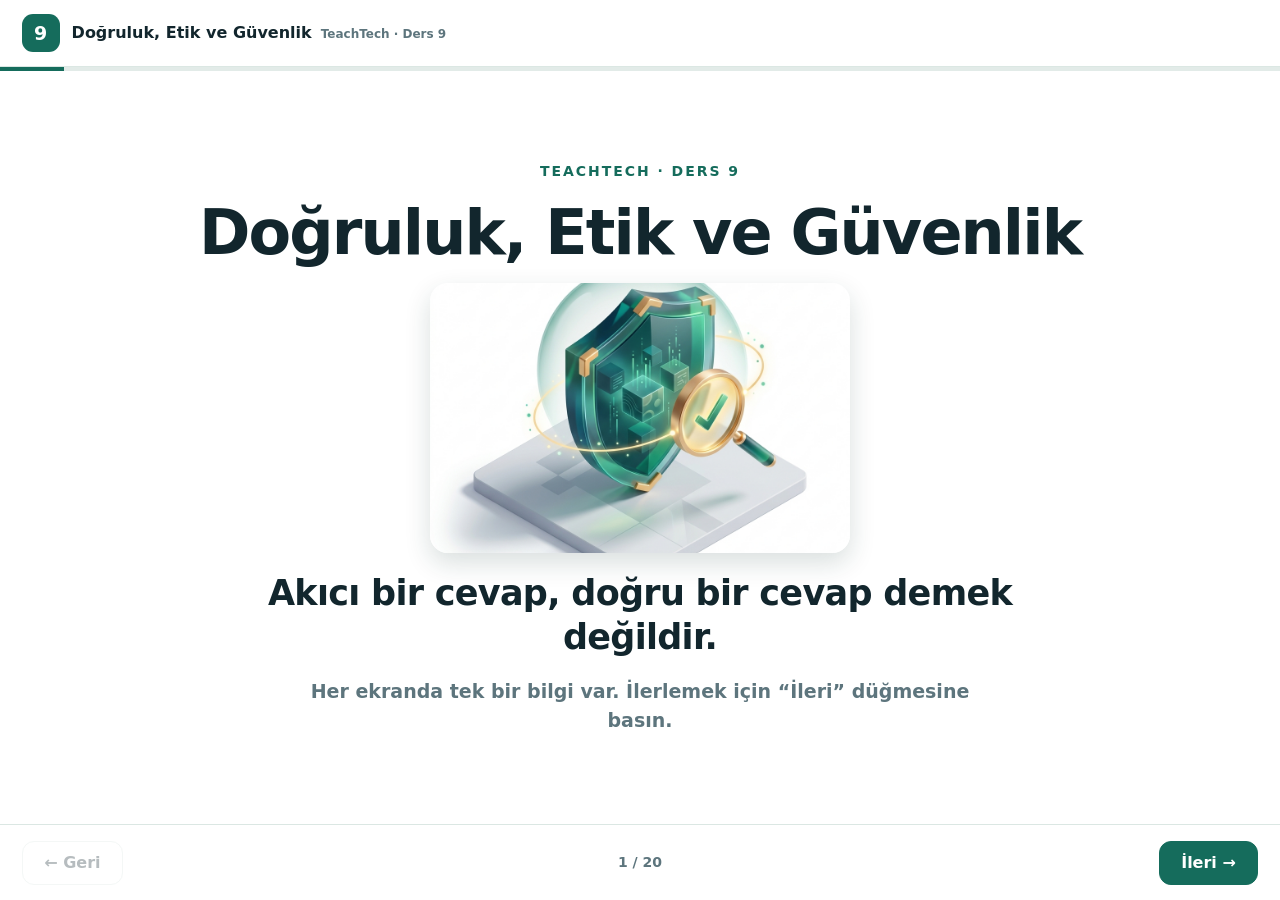
<file: ders9.html>
<!doctype html>
<html lang="tr">

<head>
  <meta charset="utf-8">
  <meta name="viewport" content="width=device-width, initial-scale=1, viewport-fit=cover">
  <meta name="theme-color" content="#156c5c">
  <meta name="description" content="Ders 9: Doğruluk, etik ve güvenlik kontrolü. Her ekranda tek bilgi, görsel ve kopyalanabilir örnek promptlar.">
  <title>TeachTech &middot; Ders 9: Doğruluk, Etik ve Güvenlik</title>
  <style>
    :root {
      --ink: #12262d;
      --muted: #5d757d;
      --line: #dbe7e3;
      --paper: #fff;
      --canvas: #eef5f3;
      --brand: #156c5c;
      --brand-dark: #0f4b40;
      --mint: #ddf2ea;
      --amber: #fff2d4;
      --amber-ink: #6b4f1d;
      --shadow: 0 14px 44px rgba(16, 52, 47, .12);
    }

    * { box-sizing: border-box; margin: 0; padding: 0 }

    html, body { width: 100%; height: 100dvh; overflow: hidden }

    body {
      display: flex;
      color: var(--ink);
      background: radial-gradient(circle at 10% 6%, #d3ede4, transparent 34%),
                  radial-gradient(circle at 94% 92%, #d9ebf0, transparent 32%), var(--canvas);
      font: 500 16px/1.5 "Plus Jakarta Sans", "Trebuchet MS", system-ui, sans-serif;
    }

    button { font: inherit; cursor: pointer }

    /* ---------- cerceve ---------- */
    .app { flex: 1; min-width: 0; display: grid; grid-template-rows: auto minmax(0, 1fr) auto; background: var(--paper) }

    .topbar {
      display: flex;
      align-items: center;
      gap: 12px;
      padding: clamp(8px, 1.6vmin, 14px) clamp(12px, 2.4vmin, 26px);
      border-bottom: 1px solid var(--line);
    }

    .mark {
      width: clamp(28px, 4.6vmin, 38px);
      aspect-ratio: 1;
      display: grid;
      place-items: center;
      border-radius: 11px;
      color: #fff;
      background: var(--brand);
      font-weight: 800;
      font-size: clamp(14px, 2.2vmin, 19px);
    }

    /* baslik tek satir: ust bantta yukseklik kazandirir */
    .title { min-width: 0; display: flex; align-items: baseline; gap: 9px; overflow: hidden }
    .title strong { font-size: clamp(13px, 2vmin, 16px); font-weight: 800; white-space: nowrap; overflow: hidden; text-overflow: ellipsis }
    .title span { color: var(--muted); font-size: clamp(10px, 1.5vmin, 12px); font-weight: 700; white-space: nowrap }
    @media (max-width: 560px) { .title span { display: none } }

    .track { height: 4px; background: #e2ebe8 }
    .fill { height: 100%; width: 5%; background: var(--brand); transition: width .25s ease }

    /* ---------- sahne ---------- */
    main { position: relative; min-height: 0; overflow: hidden }

    .screen { position: absolute; inset: 0; display: none; padding: clamp(14px, 3vmin, 34px); overflow: auto }
    /* uzun icerikte ustten kirpilmasin diye "safe center" */
    .screen.active {
      display: flex;
      flex-direction: column;
      align-items: center;
      justify-content: center;
      justify-content: safe center;
      animation: enter .22s ease;
    }
    @keyframes enter { from { opacity: 0; transform: translateY(10px) } to { opacity: 1; transform: none } }

    .card { width: min(900px, 100%); display: grid; justify-items: center; gap: clamp(10px, 2vmin, 20px); text-align: center }

    .eyebrow { color: var(--brand); font-size: clamp(11px, 1.8vmin, 14px); font-weight: 800; letter-spacing: .14em; text-transform: uppercase }

    .chip { padding: 6px 13px; border-radius: 99px; background: var(--mint); color: var(--brand-dark); font-size: clamp(12px, 2vmin, 15px); font-weight: 800 }

    h1 { font-size: clamp(32px, 7.4vmin, 62px); line-height: 1.05; letter-spacing: -.03em; font-weight: 800 }

    /* ekranin tek cumlesi */
    .line { font-size: clamp(22px, 4.6vmin, 42px); line-height: 1.26; letter-spacing: -.02em; font-weight: 800 }
    .line.calm { font-weight: 700; font-size: clamp(20px, 4vmin, 35px) }
    .line.small { font-size: clamp(18px, 3.5vmin, 30px) }

    .note {
      padding: clamp(14px, 2.6vmin, 26px) clamp(16px, 3vmin, 30px);
      border-radius: 18px;
      background: var(--mint);
      color: var(--brand-dark);
      font-size: clamp(22px, 4.6vmin, 40px);
      line-height: 1.28;
      font-weight: 800;
    }

    .sub { max-width: 660px; color: var(--muted); font-size: clamp(14px, 2.3vmin, 19px); font-weight: 600 }

    /* ---------- gorseller ---------- */
    .photo { display: grid; width: min(100%, 420px) }
    .photo img {
      display: block;
      width: 100%;
      max-height: min(30vh, 280px);
      object-fit: cover;
      border-radius: 18px;
      box-shadow: 0 10px 26px rgba(20, 58, 52, .16);
    }

    .icon {
      width: clamp(56px, 10vmin, 96px);
      aspect-ratio: 1;
      padding: clamp(9px, 1.6vmin, 15px);
      border-radius: 20px;
      background: var(--mint);
      color: var(--brand-dark);
    }
    .icon.big { width: clamp(90px, 18vmin, 160px); border-radius: 28px }
    .icon svg { width: 100%; height: 100%; fill: none; stroke: currentColor; stroke-width: 1.7; stroke-linecap: round; stroke-linejoin: round }

    /* ---------- sema ---------- */
    .flow { width: 100%; display: flex; flex-wrap: nowrap; align-items: stretch; justify-content: center; gap: clamp(6px, 1.3vmin, 14px) }
    .node {
      flex: 1 1 0;
      min-width: 0;
      display: grid;
      justify-items: center;
      align-content: start;
      gap: 6px;
      padding: clamp(11px, 2vmin, 20px) clamp(8px, 1.4vmin, 14px);
      border: 1px solid var(--line);
      border-radius: 18px;
      background: #fff;
      box-shadow: var(--shadow);
    }
    .node .nico {
      width: clamp(34px, 5.4vmin, 54px);
      aspect-ratio: 1;
      padding: clamp(6px, 1.1vmin, 11px);
      border-radius: 14px;
      background: var(--mint);
      color: var(--brand-dark);
    }
    .node .nico svg { width: 100%; height: 100%; fill: none; stroke: currentColor; stroke-width: 1.8; stroke-linecap: round; stroke-linejoin: round }
    .node strong { font-size: clamp(15px, 2.7vmin, 24px); color: var(--brand-dark); line-height: 1.15 }
    .node span { color: var(--muted); font-size: clamp(11px, 1.85vmin, 15px); font-weight: 700; line-height: 1.25 }
    .arrow { align-self: center; color: var(--brand); font-size: clamp(20px, 3.2vmin, 30px); font-weight: 800; line-height: 1 }

    /* ---------- formul ---------- */
    .formula { width: 100%; display: flex; flex-wrap: wrap; align-items: center; justify-content: center; gap: clamp(8px, 1.6vmin, 16px) }
    .term {
      display: grid;
      gap: 4px;
      padding: clamp(11px, 2vmin, 20px) clamp(14px, 2.4vmin, 26px);
      border-radius: 16px;
      background: var(--mint);
      color: var(--brand-dark);
      font-size: clamp(18px, 3.3vmin, 30px);
      font-weight: 800;
    }
    .term span { color: var(--brand); font-size: clamp(10px, 1.6vmin, 13px); font-weight: 800; letter-spacing: .12em; text-transform: uppercase }
    .plus { color: var(--muted); font-size: clamp(20px, 3.2vmin, 30px); font-weight: 800 }

    /* ---------- karsilastirma ---------- */
    .compare { width: 100%; display: grid; justify-items: center; gap: clamp(8px, 1.6vmin, 14px) }
    .box { width: 100%; padding: clamp(13px, 2.4vmin, 24px) clamp(15px, 2.8vmin, 28px); border-radius: 18px; font-size: clamp(18px, 3.5vmin, 31px); font-weight: 800; line-height: 1.3 }
    .box small { display: block; margin-bottom: 6px; font-size: clamp(10px, 1.7vmin, 13px); font-weight: 800; letter-spacing: .12em; text-transform: uppercase; opacity: .8 }
    .box.bad { border: 1px solid #e6d5b6; background: #fffaf0; color: var(--amber-ink) }
    .box.good { border: 1px solid #b8dbd0; background: #f2fbf7; color: var(--brand-dark) }

    /* ---------- secenek kartlari ---------- */
    .options { width: 100%; display: grid; grid-template-columns: repeat(auto-fit, minmax(180px, 1fr)); gap: clamp(8px, 1.6vmin, 14px) }
    .opt { display: grid; justify-items: center; align-content: start; gap: 6px; padding: clamp(12px, 2.2vmin, 20px) clamp(10px, 1.8vmin, 16px); border: 1px solid var(--line); border-radius: 16px; background: #fff }
    .opt b { width: clamp(28px, 4.4vmin, 36px); aspect-ratio: 1; display: grid; place-items: center; border-radius: 11px; background: #eef4f2; color: var(--muted); font-size: clamp(14px, 2.3vmin, 18px) }
    .opt strong { font-size: clamp(15px, 2.6vmin, 21px) }
    .opt span { color: var(--muted); font-size: clamp(12px, 2vmin, 16px); font-weight: 600 }
    .opt.pick { border-color: var(--brand); background: #f2fbf7; box-shadow: var(--shadow) }
    .opt.pick b { background: var(--brand); color: #fff }
    .opt.pick strong { color: var(--brand-dark) }

    /* ---------- ogrenci karti ---------- */
    .sheet {
      width: min(100%, 640px);
      display: grid;
      gap: clamp(8px, 1.5vmin, 14px);
      padding: clamp(15px, 2.6vmin, 26px);
      border: 1px solid var(--line);
      border-radius: 18px;
      background: #fff;
      box-shadow: var(--shadow);
      text-align: left;
    }
    .sheet h3 { color: var(--brand-dark); font-size: clamp(15px, 2.6vmin, 21px); font-weight: 800 }
    .sheet li { display: grid; grid-template-columns: auto 1fr; align-items: center; gap: 12px; list-style: none; font-size: clamp(15px, 2.8vmin, 23px); font-weight: 700 }
    .sheet li + li { margin-top: clamp(6px, 1.2vmin, 12px) }
    .tick { width: clamp(24px, 3.8vmin, 32px); aspect-ratio: 1; display: grid; place-items: center; border-radius: 9px; background: var(--mint); color: var(--brand-dark); font-size: clamp(13px, 2.1vmin, 17px); font-weight: 900 }

    /* ---------- kontrol kutulari ---------- */
    .quad { width: 100%; display: grid; grid-template-columns: repeat(auto-fit, minmax(195px, 1fr)); gap: clamp(8px, 1.6vmin, 14px) }
    .q { display: grid; justify-items: center; align-content: start; gap: 5px; padding: clamp(12px, 2.2vmin, 20px) clamp(10px, 1.8vmin, 16px); border: 1px solid var(--line); border-radius: 16px; background: #f8fbfa }
    .q .tick { background: var(--brand); color: #fff }
    .q strong { font-size: clamp(15px, 2.6vmin, 21px); color: var(--brand-dark); line-height: 1.2 }
    .q span { color: var(--muted); font-size: clamp(12px, 2vmin, 15px); font-weight: 600; line-height: 1.25 }

    /* ---------- prompt kutusu ---------- */
    .prompt {
      width: 100%;
      padding: clamp(15px, 2.8vmin, 28px) clamp(16px, 3vmin, 30px);
      border: 1px solid #b8dbd0;
      border-radius: 18px;
      background: #f8fdfb;
      box-shadow: var(--shadow);
      color: var(--ink);
      font-size: clamp(18px, 3.3vmin, 28px);
      line-height: 1.42;
      font-weight: 700;
      text-align: left;
    }
    .prompt em { color: var(--brand); font-style: normal; font-weight: 800 }

    .copy { min-height: 46px; padding: 10px 26px; border: 0; border-radius: 11px; color: #fff; background: var(--brand); font-size: clamp(14px, 2.3vmin, 17px); font-weight: 800 }
    .copy:hover { background: var(--brand-dark) }

    .warn { padding: clamp(14px, 2.6vmin, 26px); border-radius: 18px; background: var(--amber); color: var(--amber-ink); font-size: clamp(21px, 4.3vmin, 37px); line-height: 1.28; font-weight: 800 }

    .password { padding: clamp(12px, 2.2vmin, 20px) clamp(20px, 3.4vmin, 34px); border-radius: 16px; background: var(--brand-dark); color: #fff }
    .password span { display: block; color: #a9e0d1; font-size: clamp(10px, 1.6vmin, 12px); font-weight: 800; letter-spacing: .12em; text-transform: uppercase }
    .password strong { display: block; margin-top: 4px; font-size: clamp(26px, 5.2vmin, 44px); font-weight: 800; letter-spacing: .02em }

    /* ---------- alt gezinme ---------- */
    .bottom {
      display: grid;
      grid-template-columns: 1fr auto 1fr;
      align-items: center;
      gap: 10px;
      padding: clamp(9px, 1.7vmin, 16px) clamp(12px, 2.4vmin, 26px);
      border-top: 1px solid var(--line);
      background: #fff;
    }

    .nav { min-height: 44px; padding: 9px clamp(12px, 2.4vmin, 22px); border: 1px solid var(--line); border-radius: 12px; background: #fff; font-size: clamp(13px, 2vmin, 16px); font-weight: 800; color: var(--ink) }
    .nav:hover:not(:disabled) { background: #f2f8f6 }
    .nav.go { justify-self: end; color: #fff; border-color: var(--brand); background: var(--brand) }
    .nav.go:hover { background: var(--brand-dark) }
    .nav.back { justify-self: start }
    .nav:disabled { opacity: .3; cursor: default }

    .counter { color: var(--muted); font-size: clamp(11px, 1.8vmin, 14px); font-weight: 800; white-space: nowrap }

    .toast {
      position: fixed;
      left: 50%;
      bottom: 84px;
      z-index: 5;
      padding: 11px 18px;
      border-radius: 11px;
      color: #fff;
      background: #14424a;
      font-size: 14px;
      font-weight: 800;
      opacity: 0;
      transform: translate(-50%, 12px);
      transition: .2s;
      pointer-events: none;
    }
    .toast.show { opacity: 1; transform: translate(-50%, 0) }

    @media (max-width: 520px) {
      .flow { flex-direction: column }
      .flow .arrow { transform: rotate(90deg); font-size: 18px }
      .node { grid-template-columns: auto 1fr; justify-items: start; align-items: center; text-align: left; gap: 2px 12px; padding: 10px 14px }
      .node .nico { grid-row: span 2 }
    }

    /* dar/kisa cercevede kaydirma olmasin diye bosluklari sikistir (yazi boyutu korunur) */
    @media (max-height: 620px), (max-width: 760px) {
      .screen { padding: clamp(8px, 1.8vmin, 18px) }
      .card { gap: clamp(5px, 1.2vmin, 12px) }
      .copy { min-height: 38px; padding: 7px 20px }
      .photo img { max-height: min(22vh, 190px) }
      .prompt { padding: clamp(11px, 2.1vmin, 20px) clamp(13px, 2.3vmin, 22px) }
      .note, .warn { padding: clamp(11px, 2vmin, 18px) clamp(13px, 2.3vmin, 22px) }
      .sheet { padding: clamp(11px, 2.1vmin, 20px); gap: 6px }
      .sheet li + li { margin-top: 6px }
      .node { padding: clamp(9px, 1.7vmin, 16px) clamp(7px, 1.3vmin, 12px) }
      .opt, .q { padding: clamp(9px, 1.8vmin, 16px) clamp(8px, 1.5vmin, 14px) }
      .box { padding: clamp(10px, 2vmin, 18px) clamp(13px, 2.3vmin, 22px) }
      .password { padding: clamp(9px, 1.8vmin, 16px) clamp(16px, 3vmin, 28px) }
    }

    /* kisa cerceve: once bosluk, sonra yazi kademeli kucululur -> kaydirma olusmaz */
    @media (max-height: 580px) {
      h1 { font-size: clamp(24px, 6vmin, 44px) }
      .line { font-size: clamp(17px, 3.7vmin, 30px) }
      .line.calm { font-size: clamp(16px, 3.3vmin, 26px) }
      .line.small { font-size: clamp(15px, 3vmin, 24px) }
      .note { font-size: clamp(17px, 3.7vmin, 30px) }
      .warn { font-size: clamp(16px, 3.5vmin, 28px) }
      .prompt { font-size: clamp(14px, 2.9vmin, 22px) }
      .sub { font-size: clamp(12px, 2vmin, 16px) }
      .sheet li { font-size: clamp(13px, 2.5vmin, 19px) }
      .box { font-size: clamp(15px, 3vmin, 24px) }
      .node strong, .opt strong, .q strong { font-size: clamp(13px, 2.3vmin, 19px) }
      .term { font-size: clamp(15px, 2.9vmin, 24px) }
      .icon { width: clamp(42px, 8vmin, 68px) }
      .icon.big { width: clamp(64px, 13vmin, 110px) }
    }

    @media (max-height: 450px) {
      h1 { font-size: clamp(20px, 5vmin, 34px) }
      .line { font-size: clamp(15px, 3.2vmin, 24px) }
      .line.calm, .line.small { font-size: clamp(14px, 2.9vmin, 21px) }
      .note { font-size: clamp(15px, 3.2vmin, 24px) }
      .warn { font-size: clamp(14px, 3vmin, 22px) }
      .prompt { font-size: clamp(13px, 2.6vmin, 19px) }
      .sheet li { font-size: clamp(12px, 2.3vmin, 17px) }
      .box { font-size: clamp(13px, 2.7vmin, 20px) }
      .eyebrow, .chip { font-size: 11px }
      .chip { padding: 4px 10px }
      .copy { min-height: 32px; padding: 5px 16px; font-size: 12px }
      .topbar { padding: 4px 10px; gap: 9px }
      .mark { width: clamp(22px, 3.6vmin, 28px); border-radius: 9px; font-size: 13px }
      .title strong { font-size: 13px }
      .bottom { padding: 6px 12px }
      .nav { min-height: 36px; padding: 6px 12px; font-size: 12px }
      .password strong { font-size: clamp(20px, 4vmin, 30px) }
      .photo img { max-height: min(20vh, 130px) }
      .sheet li { font-size: clamp(11px, 2.1vmin, 15px) }
      .sheet li + li { margin-top: 4px }
      /* kisa cercevede sema yatay kalsin; dikey yigilma yer yemesin */
      .flow { flex-direction: row }
      .flow .arrow { transform: none; font-size: 13px }
      .node { grid-template-columns: 1fr; justify-items: center; text-align: center; padding: 7px 5px; gap: 2px }
      .node .nico { display: none }
      .node span { font-size: 10px; line-height: 1.15 }
      .opt span, .q span { font-size: 10px; line-height: 1.15 }
      .term { padding: 7px 11px }
      .compare { gap: 4px }
      .box { padding: 8px 12px; font-size: clamp(12px, 2.5vmin, 18px) }
      .box small { margin-bottom: 2px; font-size: 9px }
      .quad, .options { gap: 5px }
      .q, .opt { padding: 7px 8px; gap: 2px }
      .q .tick, .sheet .tick { width: 19px; border-radius: 7px; font-size: 11px }
      .sheet { padding: 9px 12px; gap: 4px }
      .sheet h3 { font-size: 12px }
      .opt b { width: 22px; border-radius: 8px; font-size: 12px }
    }

    @media (max-height: 400px) {
      .photo, .icon { display: none }
    }

    @media (prefers-reduced-motion: reduce) {
      *, *::before, *::after { animation: none !important; transition: none !important }
    }
  </style>
</head>

<body>
  <svg width="0" height="0" style="position:absolute" aria-hidden="true">
    <defs>
      <symbol id="i-target" viewBox="0 0 24 24"><circle cx="12" cy="12" r="8.5" /><circle cx="12" cy="12" r="4.8" /><circle cx="12" cy="12" r="1.4" /></symbol>
      <symbol id="i-eye" viewBox="0 0 24 24"><path d="M2.8 12S6.5 5.8 12 5.8 21.2 12 21.2 12 17.5 18.2 12 18.2 2.8 12 2.8 12z" /><circle cx="12" cy="12" r="2.9" /></symbol>
      <symbol id="i-check" viewBox="0 0 24 24"><path d="M4.5 6.5h9" /><path d="M4.5 12h9" /><path d="M4.5 17.5h6" /><path d="m16 15.5 2.2 2.2 4-4.4" /></symbol>
      <symbol id="i-question" viewBox="0 0 24 24"><circle cx="12" cy="12" r="9" /><path d="M9.2 9.4a2.8 2.8 0 0 1 5.5.7c0 1.9-2.7 2.2-2.7 4" /><path d="M12 17.4h.01" /></symbol>
      <symbol id="i-book" viewBox="0 0 24 24"><path d="M4 5.5A1.5 1.5 0 0 1 5.5 4H11v16H5.5A1.5 1.5 0 0 1 4 18.5z" /><path d="M20 5.5A1.5 1.5 0 0 0 18.5 4H13v16h5.5a1.5 1.5 0 0 0 1.5-1.5z" /></symbol>
      <symbol id="i-shapes" viewBox="0 0 24 24"><rect x="3" y="13" width="8" height="8" rx="1.5" /><circle cx="17" cy="17" r="4" /><path d="M11 3.5 15.5 11h-9z" /></symbol>
      <symbol id="i-leaf" viewBox="0 0 24 24"><path d="M5 19c-1.5-6 2.5-12 14-13 1 9-3.5 14-9.5 14-1.9 0-3.4-.4-4.5-1z" /><path d="M6.5 17.5C9 14 12 11.6 16 10" /></symbol>
      <symbol id="i-spark" viewBox="0 0 24 24"><path d="m12 3 2.1 5.2L19.5 10l-5.4 1.8L12 17l-2.1-5.2L4.5 10l5.4-1.8z" /><path d="M18.5 16.5 19.3 18.6 21.5 19.4 19.3 20.2 18.5 22.3 17.7 20.2 15.5 19.4 17.7 18.6z" /></symbol>
      <symbol id="i-scissors" viewBox="0 0 24 24"><circle cx="6" cy="6.5" r="2.5" /><circle cx="6" cy="17.5" r="2.5" /><path d="M8.2 7.8 20 18" /><path d="M8.2 16.2 20 6" /></symbol>
      <symbol id="i-pencil" viewBox="0 0 24 24"><path d="M4 20h4l10-10a2.5 2.5 0 0 0-3.5-3.5L4.5 16.5z" /><path d="M14 7.5 16.5 10" /></symbol>
      <symbol id="i-message" viewBox="0 0 24 24"><path d="M20 15.5a2.5 2.5 0 0 1-2.5 2.5H9l-4 3v-3H6.5A2.5 2.5 0 0 1 4 15.5v-8A2.5 2.5 0 0 1 6.5 5h11A2.5 2.5 0 0 1 20 7.5z" /><path d="M8.5 9.5h7" /><path d="M8.5 13h4" /></symbol>
      <symbol id="i-clock" viewBox="0 0 24 24"><circle cx="12" cy="12" r="9" /><path d="M12 7v5.2l3.2 2" /></symbol>
      <symbol id="i-shield" viewBox="0 0 24 24"><path d="M12 3.5 19 6v6c0 4.2-3 7.3-7 8.5-4-1.2-7-4.3-7-8.5V6z" /><path d="M12 9v4" /><path d="M12 16h.01" /></symbol>
      <symbol id="i-flag" viewBox="0 0 24 24"><path d="M6 21V4" /><path d="M6 4.5h11l-2 3.5 2 3.5H6z" /></symbol>
      <symbol id="i-layers" viewBox="0 0 24 24"><path d="m12 3 8.5 4.5L12 12 3.5 7.5z" /><path d="m4 12 8 4.3 8-4.3" /><path d="m4 16.5 8 4.3 8-4.3" /></symbol>
      <symbol id="i-swap" viewBox="0 0 24 24"><path d="M4 8.5h14" /><path d="m15 5.5 3 3-3 3" /><path d="M20 15.5H6" /><path d="m9 12.5-3 3 3 3" /></symbol>
      <symbol id="i-wand" viewBox="0 0 24 24"><path d="m4 20 10-10" /><path d="m13.5 5.5 1 2.2 2.2 1-2.2 1-1 2.2-1-2.2-2.2-1 2.2-1z" /><path d="M19 13.5l.7 1.5 1.5.7-1.5.7-.7 1.5-.7-1.5-1.5-.7 1.5-.7z" /></symbol>
      <symbol id="i-ruler" viewBox="0 0 24 24"><path d="M3.5 15.5 15.5 3.5l5 5-12 12z" /><path d="m7.5 11.5 2 2" /><path d="m10.5 8.5 2 2" /><path d="m13.5 5.5 2 2" /></symbol>
      <symbol id="i-exit" viewBox="0 0 24 24"><rect x="3.5" y="5" width="13" height="14" rx="2" /><path d="M20.5 12h-6" /><path d="m17.5 9 3 3-3 3" /></symbol>
      <symbol id="i-puzzle" viewBox="0 0 24 24"><path d="M10 4h4v2.2a1.8 1.8 0 1 0 3.6 0V4H20v4h-2.2a1.8 1.8 0 1 0 0 3.6H20V20h-4.4v-2.2a1.8 1.8 0 1 0-3.6 0V20H4v-4.4h2.2a1.8 1.8 0 1 0 0-3.6H4V8h6z" /></symbol>
      <symbol id="i-table" viewBox="0 0 24 24"><rect x="3.5" y="4.5" width="17" height="15" rx="2" /><path d="M3.5 9.5h17" /><path d="M9.5 9.5v10" /><path d="M15 9.5v10" /></symbol>
      <symbol id="i-users" viewBox="0 0 24 24"><circle cx="9" cy="8.5" r="3.2" /><path d="M3.5 19.5c.6-3 2.8-4.6 5.5-4.6s4.9 1.6 5.5 4.6" /><path d="M16.2 6.2a3 3 0 0 1 0 5.6" /><path d="M17.5 15.2c2 .5 3.3 2 3.7 4.3" /></symbol>
      <symbol id="i-flask" viewBox="0 0 24 24"><path d="M10 3.5h4" /><path d="M11 3.5v6L5.8 18a2 2 0 0 0 1.7 3h9a2 2 0 0 0 1.7-3L13 9.5v-6" /><path d="M8 15h8" /></symbol>
      <symbol id="i-share" viewBox="0 0 24 24"><circle cx="18" cy="6" r="2.6" /><circle cx="6" cy="12" r="2.6" /><circle cx="18" cy="18" r="2.6" /><path d="m8.4 10.8 7.2-3.6" /><path d="m8.4 13.2 7.2 3.6" /></symbol>
      <symbol id="i-heart" viewBox="0 0 24 24"><path d="M12 20s-7.5-4.4-7.5-9.3A4.2 4.2 0 0 1 12 8.2a4.2 4.2 0 0 1 7.5 2.5C19.5 15.6 12 20 12 20z" /></symbol>
      <symbol id="i-hand" viewBox="0 0 24 24"><path d="M9 11V5.5a1.5 1.5 0 0 1 3 0V11" /><path d="M12 10.5V4.8a1.5 1.5 0 0 1 3 0V11" /><path d="M15 11V7.5a1.5 1.5 0 0 1 3 0V14c0 3.6-2.4 6.5-6 6.5s-6-2.6-6-6V13a1.5 1.5 0 0 1 3 0" /></symbol>
      <symbol id="i-bulb" viewBox="0 0 24 24"><path d="M9.5 17.5h5" /><path d="M10 20.5h4" /><path d="M12 3.5a5.5 5.5 0 0 1 3.2 10c-.5.4-.7.9-.7 1.5h-5c0-.6-.2-1.1-.7-1.5A5.5 5.5 0 0 1 12 3.5z" /></symbol>
      <symbol id="i-doc" viewBox="0 0 24 24"><path d="M14 3.5H7a1.5 1.5 0 0 0-1.5 1.5v14A1.5 1.5 0 0 0 7 20.5h10a1.5 1.5 0 0 0 1.5-1.5V8z" /><path d="M14 3.5V8h4.5" /><path d="M8.5 13h7" /><path d="M8.5 16.5h5" /></symbol>
      <symbol id="i-search" viewBox="0 0 24 24"><circle cx="11" cy="11" r="6.5" /><path d="m16 16 4.5 4.5" /></symbol>
      <symbol id="i-lock" viewBox="0 0 24 24"><rect x="4.5" y="10" width="15" height="10.5" rx="2" /><path d="M8 10V7.5a4 4 0 0 1 8 0V10" /><path d="M12 14v3" /></symbol>
      <symbol id="i-scale" viewBox="0 0 24 24"><path d="M12 4v16" /><path d="M6 20h12" /><path d="M4 8h16" /><path d="M4 8 1.8 13a2.6 2.6 0 0 0 4.4 0z" /><path d="M20 8l-2.2 5a2.6 2.6 0 0 0 4.4 0z" /></symbol>
      <symbol id="i-grid" viewBox="0 0 24 24"><rect x="3.5" y="3.5" width="7" height="7" rx="1.6" /><rect x="13.5" y="3.5" width="7" height="7" rx="1.6" /><rect x="3.5" y="13.5" width="7" height="7" rx="1.6" /><rect x="13.5" y="13.5" width="7" height="7" rx="1.6" /></symbol>
      <symbol id="i-copy" viewBox="0 0 24 24"><rect x="8.5" y="8.5" width="12" height="12" rx="2" /><path d="M15.5 5.5a2 2 0 0 0-2-2h-8a2 2 0 0 0-2 2v8a2 2 0 0 0 2 2" /></symbol>
      <symbol id="i-rocket" viewBox="0 0 24 24"><path d="M13.5 4.5c3.5 2 5.5 5.5 5.5 9.5l-4 3h-6l-4-3c0-4 2-7.5 5.5-9.5a3 3 0 0 1 3 0z" /><circle cx="12" cy="10.5" r="2" /><path d="M9 17c-1 1.5-1 3.5 0 4 1-.5 1.7-1.4 2-2.5" /><path d="M15 17c1 1.5 1 3.5 0 4-1-.5-1.7-1.4-2-2.5" /></symbol>
    </defs>
  </svg>

  <div class="app">
    <header>
      <div class="topbar">
        <div class="mark">9</div>
        <div class="title">
          <strong>Doğruluk, Etik ve Güvenlik</strong>
          <span>TeachTech &middot; Ders 9</span>
        </div>
      </div>
      <div class="track"><div class="fill" id="fill"></div></div>
    </header>

    <main id="main">
      <!-- 1 -->
      <section class="screen active">
        <div class="card"><p class="eyebrow">TeachTech · Ders 9</p><h1>Doğruluk, Etik ve Güvenlik</h1><figure class="photo"><img src="assets/ders9-ethical-safety.jpg" alt="Yapay zekâ çıktısını kontrol eden öğretmen" loading="eager"></figure><p class="line calm">Akıcı bir cevap, doğru bir cevap demek değildir.</p><p class="sub">Her ekranda tek bir bilgi var. İlerlemek için “İleri” düğmesine basın.</p></div>
      </section>

      <!-- 2 -->
      <section class="screen">
        <div class="card"><p class="eyebrow">Bugünün tek bilgisi</p><p class="note">Sınıfa girmeden önce her çıktıyı siz doğrulayın.</p></div>
      </section>

      <!-- 3 -->
      <section class="screen">
        <div class="card"><p class="eyebrow">Dört adımlık şema</p><div class="flow"><div class="node"><div class="nico"><svg><use href="#i-lock" /></svg></div><strong>Veri</strong><span>Kişisel bilgi var mı?</span></div><div class="arrow">&#8594;</div><div class="node"><div class="nico"><svg><use href="#i-book" /></svg></div><strong>Kaynak</strong><span>Dayanağı belli mi?</span></div><div class="arrow">&#8594;</div><div class="node"><div class="nico"><svg><use href="#i-check" /></svg></div><strong>Doğruluk</strong><span>Bilgi kontrol edildi mi?</span></div><div class="arrow">&#8594;</div><div class="node"><div class="nico"><svg><use href="#i-hand" /></svg></div><strong>Karar</strong><span>Son söz kimde?</span></div></div><p class="sub">Dördü tamamsa materyal sınıfa girebilir.</p></div>
      </section>

      <!-- 4 -->
      <section class="screen">
        <div class="card"><p class="chip">Hangi istem güvenli?</p><div class="options"><div class="opt"><b>A</b><strong>“Ayşe’nin notlarını incele.”</strong><span>Kişisel veri içerir.</span></div><div class="opt pick"><b>✓</b><strong>“Sınıfta tekrar eden 3 hatayı grupla.”</strong><span>İsimsiz ve dar görev.</span></div><div class="opt"><b>C</b><strong>“Kimin geçeceğini tahmin et.”</strong><span>Yüksek etkili karar.</span></div></div><p class="line small">İsim değil, örüntü paylaşın.</p></div>
      </section>

      <!-- 5 -->
      <section class="screen">
        <div class="card"><p class="eyebrow">Aynı isteğin iki hâli</p><div class="compare"><div class="box bad"><small>Riskli</small>“Öğrencimin sağlık raporunu değerlendir.”</div><div class="arrow">&#8595;</div><div class="box good"><small>Güvenli</small>“Sınıfta okuma hızını artıracak 3 etkinlik öner.”</div></div></div>
      </section>

      <!-- 6 -->
      <section class="screen">
        <div class="card"><p class="eyebrow">Kırmızı çizgi</p><div class="icon"><svg><use href="#i-lock" /></svg></div><p class="line">Ad, not, sağlık ve davranış kaydı isteme girmez.</p></div>
      </section>

      <!-- 7 -->
      <section class="screen">
        <div class="card"><p class="eyebrow">Doğrulama</p><figure class="photo"><img src="assets/ders9-ethical-safety.jpg" alt="Kaynakları karşılaştıran öğretmen" loading="lazy"></figure><p class="line">Sayı, tarih ve isim gördüğünüzde kaynağa bakın.</p></div>
      </section>

      <!-- 8 -->
      <section class="screen">
        <div class="card"><p class="chip">İddiaları çıkar</p><div class="icon"><svg><use href="#i-search" /></svg></div><div class="prompt" id="p1">Aşağıdaki metindeki doğrulanabilir bilgileri madde madde çıkar ve her birinin yanına “kaynağı belli / belirsiz” yaz. Yeni bilgi ekleme. Metin: <em>[metni yapıştırın]</em></div><button class="copy" data-copy="p1" type="button">Kopyala</button></div>
      </section>

      <!-- 9 -->
      <section class="screen">
        <div class="card"><p class="chip">Kaynağın dışına çıkma</p><div class="icon"><svg><use href="#i-book" /></svg></div><div class="prompt" id="p2">Yalnızca aşağıdaki metne dayanarak <em>[sınıf]</em> için 5 soru yaz. Metinde olmayan hiçbir bilgiyi kullanma; emin olmadığın yeri “kontrol edilmeli” diye işaretle. Metin: <em>[metni yapıştırın]</em></div><button class="copy" data-copy="p2" type="button">Kopyala</button></div>
      </section>

      <!-- 10 -->
      <section class="screen">
        <div class="card"><p class="chip">Uydurma taraması</p><div class="icon"><svg><use href="#i-eye" /></svg></div><div class="prompt" id="p3">Aşağıdaki taslakta kaynaksız sayı, tarih veya özel isim var mı? Her birini işaretle ve benim soracağım doğrulama sorusunu yaz. Metni yeniden yazma. Taslak: <em>[metni yapıştırın]</em></div><button class="copy" data-copy="p3" type="button">Kopyala</button></div>
      </section>

      <!-- 11 -->
      <section class="screen">
        <div class="card"><p class="chip">İstemi kişisel veriden temizle</p><div class="icon"><svg><use href="#i-lock" /></svg></div><div class="prompt" id="p4">Aşağıdaki istemi öğrenci kimliğini belli etmeyecek şekilde yeniden yaz. Ad, sınıf listesi, not ve sağlık bilgisini çıkar; sadece görev için gerekli bilgiyi bırak. İstem: <em>[istemi yapıştırın]</em></div><button class="copy" data-copy="p4" type="button">Kopyala</button></div>
      </section>

      <!-- 12 -->
      <section class="screen">
        <div class="card"><p class="chip">Temsil ve önyargı</p><div class="icon"><svg><use href="#i-scale" /></svg></div><div class="prompt" id="p5">Aşağıdaki materyalde cinsiyet, kültür, engellilik veya yaşam biçimi bakımından kalıp yargı var mı? En fazla 4 bulgu yaz ve her biri için tek cümlelik düzeltme öner. Materyal: <em>[içeriği yapıştırın]</em></div><button class="copy" data-copy="p5" type="button">Kopyala</button></div>
      </section>

      <!-- 13 -->
      <section class="screen">
        <div class="card"><p class="chip">Yaş uygunluğu</p><div class="icon"><svg><use href="#i-users" /></svg></div><div class="prompt" id="p6">Aşağıdaki içerik <em>[sınıf]</em> düzeyi için uygun mu? Dil, örnekler ve konu bakımından değerlendir; uygun olmayan bölümleri işaretleyip alternatif öner. İçerik: <em>[içeriği yapıştırın]</em></div><button class="copy" data-copy="p6" type="button">Kopyala</button></div>
      </section>

      <!-- 14 -->
      <section class="screen">
        <div class="card"><p class="chip">Kaynak ve telif</p><div class="icon"><svg><use href="#i-doc" /></svg></div><div class="prompt" id="p7">Bu materyalde kullandığım metin ve görseller için kaynak tablosu oluştur. Sütunlar: öğe, kaynak, bağlantı, izin durumu, eksik bilgi. Lisansı tahmin etme; bilinmiyorsa “doğrulanmalı” yaz.</div><button class="copy" data-copy="p7" type="button">Kopyala</button></div>
      </section>

      <!-- 15 -->
      <section class="screen">
        <div class="card"><p class="chip">Risk ayrımı</p><div class="icon"><svg><use href="#i-shield" /></svg></div><div class="prompt" id="p8">Aşağıdaki işi üçe ayır: yapay zekânın taslak üretebileceği kısım, benim doğrulamam gereken kısım, hiç devredilmemesi gereken karar. İş: <em>[işi yazın]</em></div><button class="copy" data-copy="p8" type="button">Kopyala</button></div>
      </section>

      <!-- 16 -->
      <section class="screen">
        <div class="card"><p class="chip">Son kontrol</p><div class="icon"><svg><use href="#i-check" /></svg></div><div class="prompt" id="p9">Aşağıdaki materyali sınıfa girmeden önce 5 başlıkta incele: bilgi hatası, kavram yanılgısı, yaş uygunluğu, kişisel veri, erişilebilirlik. Her bulgu için tek düzeltme öner. Materyal: <em>[içeriği yapıştırın]</em></div><button class="copy" data-copy="p9" type="button">Kopyala</button></div>
      </section>

      <!-- 17 -->
      <section class="screen">
        <div class="card"><p class="chip">Güvenli yeniden yazma</p><div class="icon"><svg><use href="#i-wand" /></svg></div><div class="prompt" id="p10">Aşağıdaki içeriği daha güvenli hâle getir: kesin olmayan iddiaları yumuşat, kaynaksız sayıları çıkar, öğrenciyi yanıltacak ifadeleri düzelt. Anlamı koru. İçerik: <em>[içeriği yapıştırın]</em></div><button class="copy" data-copy="p10" type="button">Kopyala</button></div>
      </section>

      <!-- 18 -->
      <section class="screen">
        <div class="card"><p class="eyebrow">Sınıfa girmeden dört soru</p><div class="quad"><div class="q"><span class="tick">1</span><strong>Kişisel veri var mı?</strong><span>İsim, not, sağlık bilgisi.</span></div><div class="q"><span class="tick">2</span><strong>Kaynak belli mi?</strong><span>Bilgi nereden geliyor?</span></div><div class="q"><span class="tick">3</span><strong>Doğruladım mı?</strong><span>Kitap veya güvenilir kaynak.</span></div><div class="q"><span class="tick">4</span><strong>Karar bende mi?</strong><span>Yüksek etkili karar devredilmez.</span></div></div></div>
      </section>

      <!-- 19 -->
      <section class="screen">
        <div class="card"><p class="eyebrow">Tek uyarı</p><div class="icon"><svg><use href="#i-shield" /></svg></div><p class="warn">Yapay zekâ emin görünür; emin olmak sizin işiniz.</p></div>
      </section>

      <!-- 20 -->
      <section class="screen">
        <div class="card"><p class="eyebrow">Ders 9 tamamlandı</p><div class="icon"><svg><use href="#i-flag" /></svg></div><p class="line">Artık her çıktıyı sınıfa girmeden önce süzüyorsunuz.</p><div class="password"><span>Adım şifresi</span><strong>doğruluk</strong></div></div>
      </section>

    </main>

    <footer class="bottom">
      <button class="nav back" id="prev" type="button">&#8592; Geri</button>
      <span class="counter" id="counter">1 / 20</span>
      <button class="nav go" id="next" type="button">İleri &#8594;</button>
    </footer>
  </div>

  <div class="toast" id="toast" role="status" aria-live="polite"></div>

  <script>
    (() => {
      const screens = [...document.querySelectorAll('.screen')];
      const total = screens.length;
      const prev = document.getElementById('prev');
      const next = document.getElementById('next');
      const fill = document.getElementById('fill');
      const counter = document.getElementById('counter');
      const toast = document.getElementById('toast');
      let index = 0, timer;

      const say = text => {
        toast.textContent = text;
        toast.classList.add('show');
        clearTimeout(timer);
        timer = setTimeout(() => toast.classList.remove('show'), 1700);
      };

      const go = target => {
        index = Math.max(0, Math.min(total - 1, target));
        screens.forEach((screen, i) => screen.classList.toggle('active', i === index));
        screens[index].scrollTop = 0;
        fill.style.width = ((index + 1) / total * 100) + '%';
        counter.textContent = (index + 1) + ' / ' + total;
        prev.disabled = index === 0;
        next.textContent = index === total - 1 ? 'Başa dön \u21ba' : 'İleri \u2192';
      };

      prev.onclick = () => go(index - 1);
      next.onclick = () => go(index === total - 1 ? 0 : index + 1);

      document.addEventListener('keydown', event => {
        if (event.key === 'ArrowRight') go(index + 1);
        if (event.key === 'ArrowLeft') go(index - 1);
      });

      let startX = null;
      const main = document.getElementById('main');
      main.addEventListener('touchstart', e => { startX = e.changedTouches[0].clientX; }, { passive: true });
      main.addEventListener('touchend', e => {
        if (startX === null) return;
        const delta = e.changedTouches[0].clientX - startX;
        if (Math.abs(delta) > 60) go(index + (delta < 0 ? 1 : -1));
        startX = null;
      }, { passive: true });

      document.querySelectorAll('[data-copy]').forEach(button => {
        button.onclick = async () => {
          const text = document.getElementById(button.dataset.copy).innerText.trim();
          try {
            await navigator.clipboard.writeText(text);
          } catch (_) {
            const area = document.createElement('textarea');
            area.value = text;
            document.body.appendChild(area);
            area.select();
            document.execCommand('copy');
            area.remove();
          }
          say('Prompt kopyalandı');
        };
      });

      go(0);
    })();
  </script>
</body>

</html>
</file>
